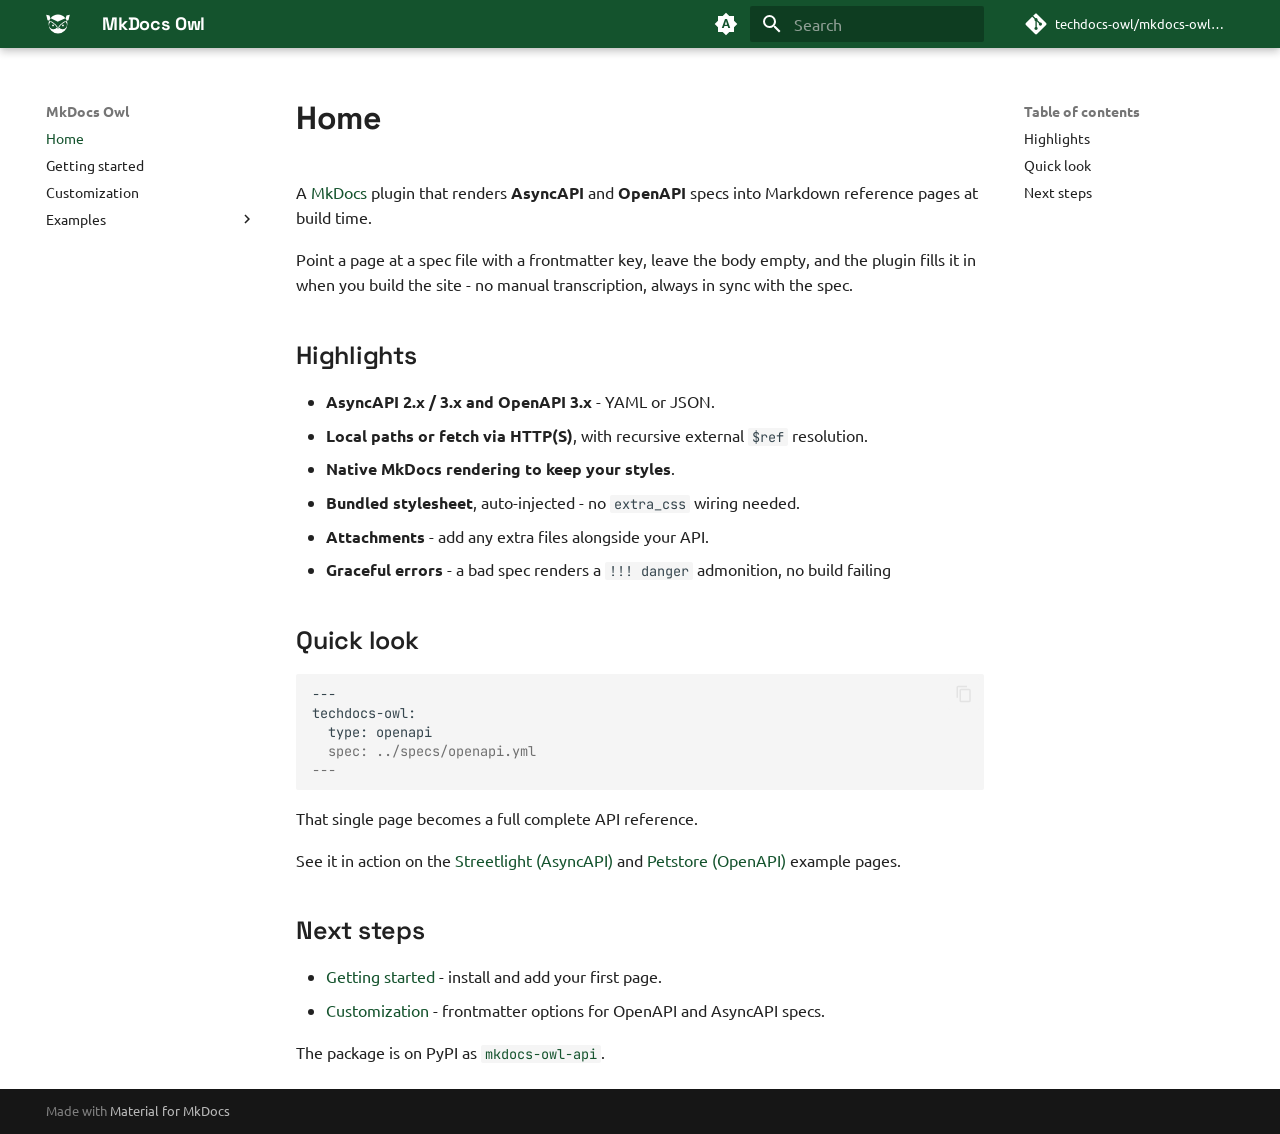
<file: index.html>
<!doctype html>
<html lang="en" class="no-js">
  <head>
    
      <meta charset="utf-8">
      <meta name="viewport" content="width=device-width,initial-scale=1">
      
        <meta name="description" content="Techdocs Owl plugin form MkDocs that renders AsyncAPI and OpenAPI specs into reference pages at build time.">
      
      
      
        <link rel="canonical" href="https://techdocs-owl.github.io/mkdocs-owl-api/">
      
      
      
        <link rel="next" href="getting-started/">
      
      
        
      
      
      <link rel="icon" href="assets/icon.svg">
      <meta name="generator" content="mkdocs-1.6.1, mkdocs-material-9.7.7">
    
    
      
        <title>MkDocs Owl</title>
      
    
    
      <link rel="stylesheet" href="assets/stylesheets/main.ec1eaa64.min.css">
      
        
        <link rel="stylesheet" href="assets/stylesheets/palette.ab4e12ef.min.css">
      
      


    
    
      
    
    
      
        
        
        <link rel="preconnect" href="https://fonts.gstatic.com" crossorigin>
        <link rel="stylesheet" href="https://fonts.googleapis.com/css?family=Ubuntu:300,300i,400,400i,700,700i%7CJetBrains+Mono:400,400i,700,700i&display=fallback">
        <style>:root{--md-text-font:"Ubuntu";--md-code-font:"JetBrains Mono"}</style>
      
    
    
      <link rel="stylesheet" href="stylesheets/extra.css">
    
      <link rel="stylesheet" href="assets/techdocs-owl-api.css">
    
    <script>__md_scope=new URL(".",location),__md_hash=e=>[...e].reduce(((e,_)=>(e<<5)-e+_.charCodeAt(0)),0),__md_get=(e,_=localStorage,t=__md_scope)=>JSON.parse(_.getItem(t.pathname+"."+e)),__md_set=(e,_,t=localStorage,a=__md_scope)=>{try{t.setItem(a.pathname+"."+e,JSON.stringify(_))}catch(e){}}</script>
    
      

    
    
  </head>
  
  
    
    
      
    
    
    
    
    <body dir="ltr" data-md-color-scheme="default" data-md-color-primary="indigo" data-md-color-accent="indigo">
  
    
    <input class="md-toggle" data-md-toggle="drawer" type="checkbox" id="__drawer" autocomplete="off">
    <input class="md-toggle" data-md-toggle="search" type="checkbox" id="__search" autocomplete="off">
    <label class="md-overlay" for="__drawer"></label>
    <div data-md-component="skip">
      
        
        <a href="#highlights" class="md-skip">
          Skip to content
        </a>
      
    </div>
    <div data-md-component="announce">
      
    </div>
    
    
      

  

<header class="md-header md-header--shadow" data-md-component="header">
  <nav class="md-header__inner md-grid" aria-label="Header">
    <a href="." title="MkDocs Owl" class="md-header__button md-logo" aria-label="MkDocs Owl" data-md-component="logo">
      
  <img src="assets/icon-white.svg" alt="logo">

    </a>
    <label class="md-header__button md-icon" for="__drawer">
      
      <svg xmlns="http://www.w3.org/2000/svg" viewBox="0 0 24 24"><path d="M3 6h18v2H3zm0 5h18v2H3zm0 5h18v2H3z"/></svg>
    </label>
    <div class="md-header__title" data-md-component="header-title">
      <div class="md-header__ellipsis">
        <div class="md-header__topic">
          <span class="md-ellipsis">
            MkDocs Owl
          </span>
        </div>
        <div class="md-header__topic" data-md-component="header-topic">
          <span class="md-ellipsis">
            
              Home
            
          </span>
        </div>
      </div>
    </div>
    
      
        <form class="md-header__option" data-md-component="palette">
  
    
    
    
    <input class="md-option" data-md-color-media="(prefers-color-scheme)" data-md-color-scheme="default" data-md-color-primary="indigo" data-md-color-accent="indigo"  aria-label="Switch to light mode"  type="radio" name="__palette" id="__palette_0">
    
      <label class="md-header__button md-icon" title="Switch to light mode" for="__palette_1" hidden>
        <svg xmlns="http://www.w3.org/2000/svg" viewBox="0 0 24 24"><path d="m14.3 16-.7-2h-3.2l-.7 2H7.8L11 7h2l3.2 9zM20 8.69V4h-4.69L12 .69 8.69 4H4v4.69L.69 12 4 15.31V20h4.69L12 23.31 15.31 20H20v-4.69L23.31 12zm-9.15 3.96h2.3L12 9z"/></svg>
      </label>
    
  
    
    
    
    <input class="md-option" data-md-color-media="(prefers-color-scheme: light)" data-md-color-scheme="default" data-md-color-primary="custom" data-md-color-accent="custom"  aria-label="Switch to dark mode"  type="radio" name="__palette" id="__palette_1">
    
      <label class="md-header__button md-icon" title="Switch to dark mode" for="__palette_2" hidden>
        <svg xmlns="http://www.w3.org/2000/svg" viewBox="0 0 24 24"><path d="m17.75 4.09-2.53 1.94.91 3.06-2.63-1.81-2.63 1.81.91-3.06-2.53-1.94L12.44 4l1.06-3 1.06 3zm3.5 6.91-1.64 1.25.59 1.98-1.7-1.17-1.7 1.17.59-1.98L15.75 11l2.06-.05L18.5 9l.69 1.95zm-2.28 4.95c.83-.08 1.72 1.1 1.19 1.85-.32.45-.66.87-1.08 1.27C15.17 23 8.84 23 4.94 19.07c-3.91-3.9-3.91-10.24 0-14.14.4-.4.82-.76 1.27-1.08.75-.53 1.93.36 1.85 1.19-.27 2.86.69 5.83 2.89 8.02a9.96 9.96 0 0 0 8.02 2.89m-1.64 2.02a12.08 12.08 0 0 1-7.8-3.47c-2.17-2.19-3.33-5-3.49-7.82-2.81 3.14-2.7 7.96.31 10.98 3.02 3.01 7.84 3.12 10.98.31"/></svg>
      </label>
    
  
    
    
    
    <input class="md-option" data-md-color-media="(prefers-color-scheme: dark)" data-md-color-scheme="slate" data-md-color-primary="custom" data-md-color-accent="custom"  aria-label="Switch to system preference"  type="radio" name="__palette" id="__palette_2">
    
      <label class="md-header__button md-icon" title="Switch to system preference" for="__palette_0" hidden>
        <svg xmlns="http://www.w3.org/2000/svg" viewBox="0 0 24 24"><path d="M12 7a5 5 0 0 1 5 5 5 5 0 0 1-5 5 5 5 0 0 1-5-5 5 5 0 0 1 5-5m0 2a3 3 0 0 0-3 3 3 3 0 0 0 3 3 3 3 0 0 0 3-3 3 3 0 0 0-3-3m0-7 2.39 3.42C13.65 5.15 12.84 5 12 5s-1.65.15-2.39.42zM3.34 7l4.16-.35A7.2 7.2 0 0 0 5.94 8.5c-.44.74-.69 1.5-.83 2.29zm.02 10 1.76-3.77a7.131 7.131 0 0 0 2.38 4.14zM20.65 7l-1.77 3.79a7.02 7.02 0 0 0-2.38-4.15zm-.01 10-4.14.36c.59-.51 1.12-1.14 1.54-1.86.42-.73.69-1.5.83-2.29zM12 22l-2.41-3.44c.74.27 1.55.44 2.41.44.82 0 1.63-.17 2.37-.44z"/></svg>
      </label>
    
  
</form>
      
    
    
      <script>var palette=__md_get("__palette");if(palette&&palette.color){if("(prefers-color-scheme)"===palette.color.media){var media=matchMedia("(prefers-color-scheme: light)"),input=document.querySelector(media.matches?"[data-md-color-media='(prefers-color-scheme: light)']":"[data-md-color-media='(prefers-color-scheme: dark)']");palette.color.media=input.getAttribute("data-md-color-media"),palette.color.scheme=input.getAttribute("data-md-color-scheme"),palette.color.primary=input.getAttribute("data-md-color-primary"),palette.color.accent=input.getAttribute("data-md-color-accent")}for(var[key,value]of Object.entries(palette.color))document.body.setAttribute("data-md-color-"+key,value)}</script>
    
    
    
      
      
        <label class="md-header__button md-icon" for="__search">
          
          <svg xmlns="http://www.w3.org/2000/svg" viewBox="0 0 24 24"><path d="M9.5 3A6.5 6.5 0 0 1 16 9.5c0 1.61-.59 3.09-1.56 4.23l.27.27h.79l5 5-1.5 1.5-5-5v-.79l-.27-.27A6.52 6.52 0 0 1 9.5 16 6.5 6.5 0 0 1 3 9.5 6.5 6.5 0 0 1 9.5 3m0 2C7 5 5 7 5 9.5S7 14 9.5 14 14 12 14 9.5 12 5 9.5 5"/></svg>
        </label>
        <div class="md-search" data-md-component="search" role="dialog">
  <label class="md-search__overlay" for="__search"></label>
  <div class="md-search__inner" role="search">
    <form class="md-search__form" name="search">
      <input type="text" class="md-search__input" name="query" aria-label="Search" placeholder="Search" autocapitalize="off" autocorrect="off" autocomplete="off" spellcheck="false" data-md-component="search-query" required>
      <label class="md-search__icon md-icon" for="__search">
        
        <svg xmlns="http://www.w3.org/2000/svg" viewBox="0 0 24 24"><path d="M9.5 3A6.5 6.5 0 0 1 16 9.5c0 1.61-.59 3.09-1.56 4.23l.27.27h.79l5 5-1.5 1.5-5-5v-.79l-.27-.27A6.52 6.52 0 0 1 9.5 16 6.5 6.5 0 0 1 3 9.5 6.5 6.5 0 0 1 9.5 3m0 2C7 5 5 7 5 9.5S7 14 9.5 14 14 12 14 9.5 12 5 9.5 5"/></svg>
        
        <svg xmlns="http://www.w3.org/2000/svg" viewBox="0 0 24 24"><path d="M20 11v2H8l5.5 5.5-1.42 1.42L4.16 12l7.92-7.92L13.5 5.5 8 11z"/></svg>
      </label>
      <nav class="md-search__options" aria-label="Search">
        
        <button type="reset" class="md-search__icon md-icon" title="Clear" aria-label="Clear" tabindex="-1">
          
          <svg xmlns="http://www.w3.org/2000/svg" viewBox="0 0 24 24"><path d="M19 6.41 17.59 5 12 10.59 6.41 5 5 6.41 10.59 12 5 17.59 6.41 19 12 13.41 17.59 19 19 17.59 13.41 12z"/></svg>
        </button>
      </nav>
      
    </form>
    <div class="md-search__output">
      <div class="md-search__scrollwrap" tabindex="0" data-md-scrollfix>
        <div class="md-search-result" data-md-component="search-result">
          <div class="md-search-result__meta">
            Initializing search
          </div>
          <ol class="md-search-result__list" role="presentation"></ol>
        </div>
      </div>
    </div>
  </div>
</div>
      
    
    
      <div class="md-header__source">
        <a href="https://github.com/techdocs-owl/mkdocs-owl-api" title="Go to repository" class="md-source" data-md-component="source">
  <div class="md-source__icon md-icon">
    
    <svg xmlns="http://www.w3.org/2000/svg" viewBox="0 0 448 512"><!--! Font Awesome Free 7.1.0 by @fontawesome - https://fontawesome.com License - https://fontawesome.com/license/free (Icons: CC BY 4.0, Fonts: SIL OFL 1.1, Code: MIT License) Copyright 2025 Fonticons, Inc.--><path d="M439.6 236.1 244 40.5c-5.4-5.5-12.8-8.5-20.4-8.5s-15 3-20.4 8.4L162.5 81l51.5 51.5c27.1-9.1 52.7 16.8 43.4 43.7l49.7 49.7c34.2-11.8 61.2 31 35.5 56.7-26.5 26.5-70.2-2.9-56-37.3L240.3 199v121.9c25.3 12.5 22.3 41.8 9.1 55-6.4 6.4-15.2 10.1-24.3 10.1s-17.8-3.6-24.3-10.1c-17.6-17.6-11.1-46.9 11.2-56v-123c-20.8-8.5-24.6-30.7-18.6-45L142.6 101 8.5 235.1C3 240.6 0 247.9 0 255.5s3 15 8.5 20.4l195.6 195.7c5.4 5.4 12.7 8.4 20.4 8.4s15-3 20.4-8.4l194.7-194.7c5.4-5.4 8.4-12.8 8.4-20.4s-3-15-8.4-20.4"/></svg>
  </div>
  <div class="md-source__repository">
    techdocs-owl/mkdocs-owl-api
  </div>
</a>
      </div>
    
  </nav>
  
</header>
    
    <div class="md-container" data-md-component="container">
      
      
        
          
        
      
      <main class="md-main" data-md-component="main">
        <div class="md-main__inner md-grid">
          
            
              
              <div class="md-sidebar md-sidebar--primary" data-md-component="sidebar" data-md-type="navigation" >
                <div class="md-sidebar__scrollwrap">
                  <div class="md-sidebar__inner">
                    



<nav class="md-nav md-nav--primary" aria-label="Navigation" data-md-level="0">
  <label class="md-nav__title" for="__drawer">
    <a href="." title="MkDocs Owl" class="md-nav__button md-logo" aria-label="MkDocs Owl" data-md-component="logo">
      
  <img src="assets/icon-white.svg" alt="logo">

    </a>
    MkDocs Owl
  </label>
  
    <div class="md-nav__source">
      <a href="https://github.com/techdocs-owl/mkdocs-owl-api" title="Go to repository" class="md-source" data-md-component="source">
  <div class="md-source__icon md-icon">
    
    <svg xmlns="http://www.w3.org/2000/svg" viewBox="0 0 448 512"><!--! Font Awesome Free 7.1.0 by @fontawesome - https://fontawesome.com License - https://fontawesome.com/license/free (Icons: CC BY 4.0, Fonts: SIL OFL 1.1, Code: MIT License) Copyright 2025 Fonticons, Inc.--><path d="M439.6 236.1 244 40.5c-5.4-5.5-12.8-8.5-20.4-8.5s-15 3-20.4 8.4L162.5 81l51.5 51.5c27.1-9.1 52.7 16.8 43.4 43.7l49.7 49.7c34.2-11.8 61.2 31 35.5 56.7-26.5 26.5-70.2-2.9-56-37.3L240.3 199v121.9c25.3 12.5 22.3 41.8 9.1 55-6.4 6.4-15.2 10.1-24.3 10.1s-17.8-3.6-24.3-10.1c-17.6-17.6-11.1-46.9 11.2-56v-123c-20.8-8.5-24.6-30.7-18.6-45L142.6 101 8.5 235.1C3 240.6 0 247.9 0 255.5s3 15 8.5 20.4l195.6 195.7c5.4 5.4 12.7 8.4 20.4 8.4s15-3 20.4-8.4l194.7-194.7c5.4-5.4 8.4-12.8 8.4-20.4s-3-15-8.4-20.4"/></svg>
  </div>
  <div class="md-source__repository">
    techdocs-owl/mkdocs-owl-api
  </div>
</a>
    </div>
  
  <ul class="md-nav__list" data-md-scrollfix>
    
      
      
  
  
    
  
  
  
    <li class="md-nav__item md-nav__item--active">
      
      <input class="md-nav__toggle md-toggle" type="checkbox" id="__toc">
      
      
      
        <label class="md-nav__link md-nav__link--active" for="__toc">
          
  
  
  <span class="md-ellipsis">
    
  
    Home
  

    
  </span>
  
  

          <span class="md-nav__icon md-icon"></span>
        </label>
      
      <a href="." class="md-nav__link md-nav__link--active">
        
  
  
  <span class="md-ellipsis">
    
  
    Home
  

    
  </span>
  
  

      </a>
      
        

<nav class="md-nav md-nav--secondary" aria-label="Table of contents">
  
  
  
  
    <label class="md-nav__title" for="__toc">
      <span class="md-nav__icon md-icon"></span>
      Table of contents
    </label>
    <ul class="md-nav__list" data-md-component="toc" data-md-scrollfix>
      
        <li class="md-nav__item">
  <a href="#highlights" class="md-nav__link">
    <span class="md-ellipsis">
      
        Highlights
      
    </span>
  </a>
  
</li>
      
        <li class="md-nav__item">
  <a href="#quick-look" class="md-nav__link">
    <span class="md-ellipsis">
      
        Quick look
      
    </span>
  </a>
  
</li>
      
        <li class="md-nav__item">
  <a href="#next-steps" class="md-nav__link">
    <span class="md-ellipsis">
      
        Next steps
      
    </span>
  </a>
  
</li>
      
    </ul>
  
</nav>
      
    </li>
  

    
      
      
  
  
  
  
    <li class="md-nav__item">
      <a href="getting-started/" class="md-nav__link">
        
  
  
  <span class="md-ellipsis">
    
  
    Getting started
  

    
  </span>
  
  

      </a>
    </li>
  

    
      
      
  
  
  
  
    <li class="md-nav__item">
      <a href="customization/" class="md-nav__link">
        
  
  
  <span class="md-ellipsis">
    
  
    Customization
  

    
  </span>
  
  

      </a>
    </li>
  

    
      
      
  
  
  
  
    
    
    
    
    
    <li class="md-nav__item md-nav__item--nested">
      
        
        
        <input class="md-nav__toggle md-toggle " type="checkbox" id="__nav_4" >
        
          
          <label class="md-nav__link" for="__nav_4" id="__nav_4_label" tabindex="0">
            
  
  
  <span class="md-ellipsis">
    
  
    Examples
  

    
  </span>
  
  

            <span class="md-nav__icon md-icon"></span>
          </label>
        
        <nav class="md-nav" data-md-level="1" aria-labelledby="__nav_4_label" aria-expanded="false">
          <label class="md-nav__title" for="__nav_4">
            <span class="md-nav__icon md-icon"></span>
            
  
    Examples
  

          </label>
          <ul class="md-nav__list" data-md-scrollfix>
            
              
                
  
  
  
  
    <li class="md-nav__item">
      <a href="examples/streetlight/" class="md-nav__link">
        
  
  
  <span class="md-ellipsis">
    
  
    Streetlight (AsyncAPI)
  

    
  </span>
  
  

      </a>
    </li>
  

              
            
              
                
  
  
  
  
    <li class="md-nav__item">
      <a href="examples/petstore/" class="md-nav__link">
        
  
  
  <span class="md-ellipsis">
    
  
    Petstore (OpenAPI)
  

    
  </span>
  
  

      </a>
    </li>
  

              
            
              
                
  
  
  
  
    <li class="md-nav__item">
      <a href="examples/compose-spec/" class="md-nav__link">
        
  
  
  <span class="md-ellipsis">
    
  
    Compose Specification (JSON Schema)
  

    
  </span>
  
  

      </a>
    </li>
  

              
            
          </ul>
        </nav>
      
    </li>
  

    
  </ul>
</nav>
                  </div>
                </div>
              </div>
            
            
              
              <div class="md-sidebar md-sidebar--secondary" data-md-component="sidebar" data-md-type="toc" >
                <div class="md-sidebar__scrollwrap">
                  <div class="md-sidebar__inner">
                    

<nav class="md-nav md-nav--secondary" aria-label="Table of contents">
  
  
  
  
    <label class="md-nav__title" for="__toc">
      <span class="md-nav__icon md-icon"></span>
      Table of contents
    </label>
    <ul class="md-nav__list" data-md-component="toc" data-md-scrollfix>
      
        <li class="md-nav__item">
  <a href="#highlights" class="md-nav__link">
    <span class="md-ellipsis">
      
        Highlights
      
    </span>
  </a>
  
</li>
      
        <li class="md-nav__item">
  <a href="#quick-look" class="md-nav__link">
    <span class="md-ellipsis">
      
        Quick look
      
    </span>
  </a>
  
</li>
      
        <li class="md-nav__item">
  <a href="#next-steps" class="md-nav__link">
    <span class="md-ellipsis">
      
        Next steps
      
    </span>
  </a>
  
</li>
      
    </ul>
  
</nav>
                  </div>
                </div>
              </div>
            
          
          
            <div class="md-content" data-md-component="content">
              
              <article class="md-content__inner md-typeset">
                
                  


  
  


  <h1>Home</h1>

<p>A <a href="https://www.mkdocs.org">MkDocs</a> plugin that renders <strong>AsyncAPI</strong> and
<strong>OpenAPI</strong> specs into Markdown reference pages at build time.</p>
<p>Point a page at a spec file with a frontmatter key, leave the body empty,
and the plugin fills it in when you build the site - no manual transcription,
always in sync with the spec.</p>
<h2 id="highlights">Highlights<a class="headerlink" href="#highlights" title="Permanent link">&para;</a></h2>
<ul>
<li><strong>AsyncAPI 2.x / 3.x and OpenAPI 3.x</strong> - YAML or JSON.</li>
<li><strong>Local paths or fetch via HTTP(S)</strong>, with recursive external <code>$ref</code> resolution.</li>
<li><strong>Native MkDocs rendering to keep your styles</strong>.</li>
<li><strong>Bundled stylesheet</strong>, auto-injected - no <code>extra_css</code> wiring needed.</li>
<li><strong>Attachments</strong> - add any extra files alongside your API.</li>
<li><strong>Graceful errors</strong> - a bad spec renders a <code>!!! danger</code> admonition, no build failing</li>
</ul>
<h2 id="quick-look">Quick look<a class="headerlink" href="#quick-look" title="Permanent link">&para;</a></h2>
<div class="language-markdown highlight"><pre><span></span><code><span id="__span-0-1"><a id="__codelineno-0-1" name="__codelineno-0-1" href="#__codelineno-0-1"></a>---
</span><span id="__span-0-2"><a id="__codelineno-0-2" name="__codelineno-0-2" href="#__codelineno-0-2"></a>techdocs-owl:
</span><span id="__span-0-3"><a id="__codelineno-0-3" name="__codelineno-0-3" href="#__codelineno-0-3"></a>  type: openapi
</span><span id="__span-0-4"><a id="__codelineno-0-4" name="__codelineno-0-4" href="#__codelineno-0-4"></a><span class="gu">  spec: ../specs/openapi.yml</span>
</span><span id="__span-0-5"><a id="__codelineno-0-5" name="__codelineno-0-5" href="#__codelineno-0-5"></a><span class="gu">---</span>
</span></code></pre></div>
<p>That single page becomes a full complete API reference.</p>
<p>See it in action on the <a href="examples/streetlight/">Streetlight (AsyncAPI)</a> and <a href="examples/petstore/">Petstore (OpenAPI)</a> example pages.</p>
<h2 id="next-steps">Next steps<a class="headerlink" href="#next-steps" title="Permanent link">&para;</a></h2>
<ul>
<li><a href="getting-started/">Getting started</a> - install and add your first page.</li>
<li><a href="customization/">Customization</a> - frontmatter options for OpenAPI and AsyncAPI specs.</li>
</ul>
<p>The package is on PyPI as <a href="https://pypi.org/project/mkdocs-owl-api/"><code>mkdocs-owl-api</code></a>.</p>












                
              </article>
            </div>
          
          
<script>var target=document.getElementById(location.hash.slice(1));target&&target.name&&(target.checked=target.name.startsWith("__tabbed_"))</script>
        </div>
        
          <button type="button" class="md-top md-icon" data-md-component="top" hidden>
  
  <svg xmlns="http://www.w3.org/2000/svg" viewBox="0 0 24 24"><path d="M13 20h-2V8l-5.5 5.5-1.42-1.42L12 4.16l7.92 7.92-1.42 1.42L13 8z"/></svg>
  Back to top
</button>
        
      </main>
      
        <footer class="md-footer">
  
  <div class="md-footer-meta md-typeset">
    <div class="md-footer-meta__inner md-grid">
      <div class="md-copyright">
  
  
    Made with
    <a href="https://squidfunk.github.io/mkdocs-material/" target="_blank" rel="noopener">
      Material for MkDocs
    </a>
  
</div>
      
    </div>
  </div>
</footer>
      
    </div>
    <div class="md-dialog" data-md-component="dialog">
      <div class="md-dialog__inner md-typeset"></div>
    </div>
    
    
    
      
      
      <script id="__config" type="application/json">{"annotate": null, "base": ".", "features": ["navigation.instant", "navigation.tracking", "navigation.top", "content.code.copy", "toc.follow"], "search": "assets/javascripts/workers/search.2c215733.min.js", "tags": null, "translations": {"clipboard.copied": "Copied to clipboard", "clipboard.copy": "Copy to clipboard", "search.result.more.one": "1 more on this page", "search.result.more.other": "# more on this page", "search.result.none": "No matching documents", "search.result.one": "1 matching document", "search.result.other": "# matching documents", "search.result.placeholder": "Type to start searching", "search.result.term.missing": "Missing", "select.version": "Select version"}, "version": null}</script>
    
    
      <script src="assets/javascripts/bundle.d7400e89.min.js"></script>
      
    
  </body>
</html>
</file>
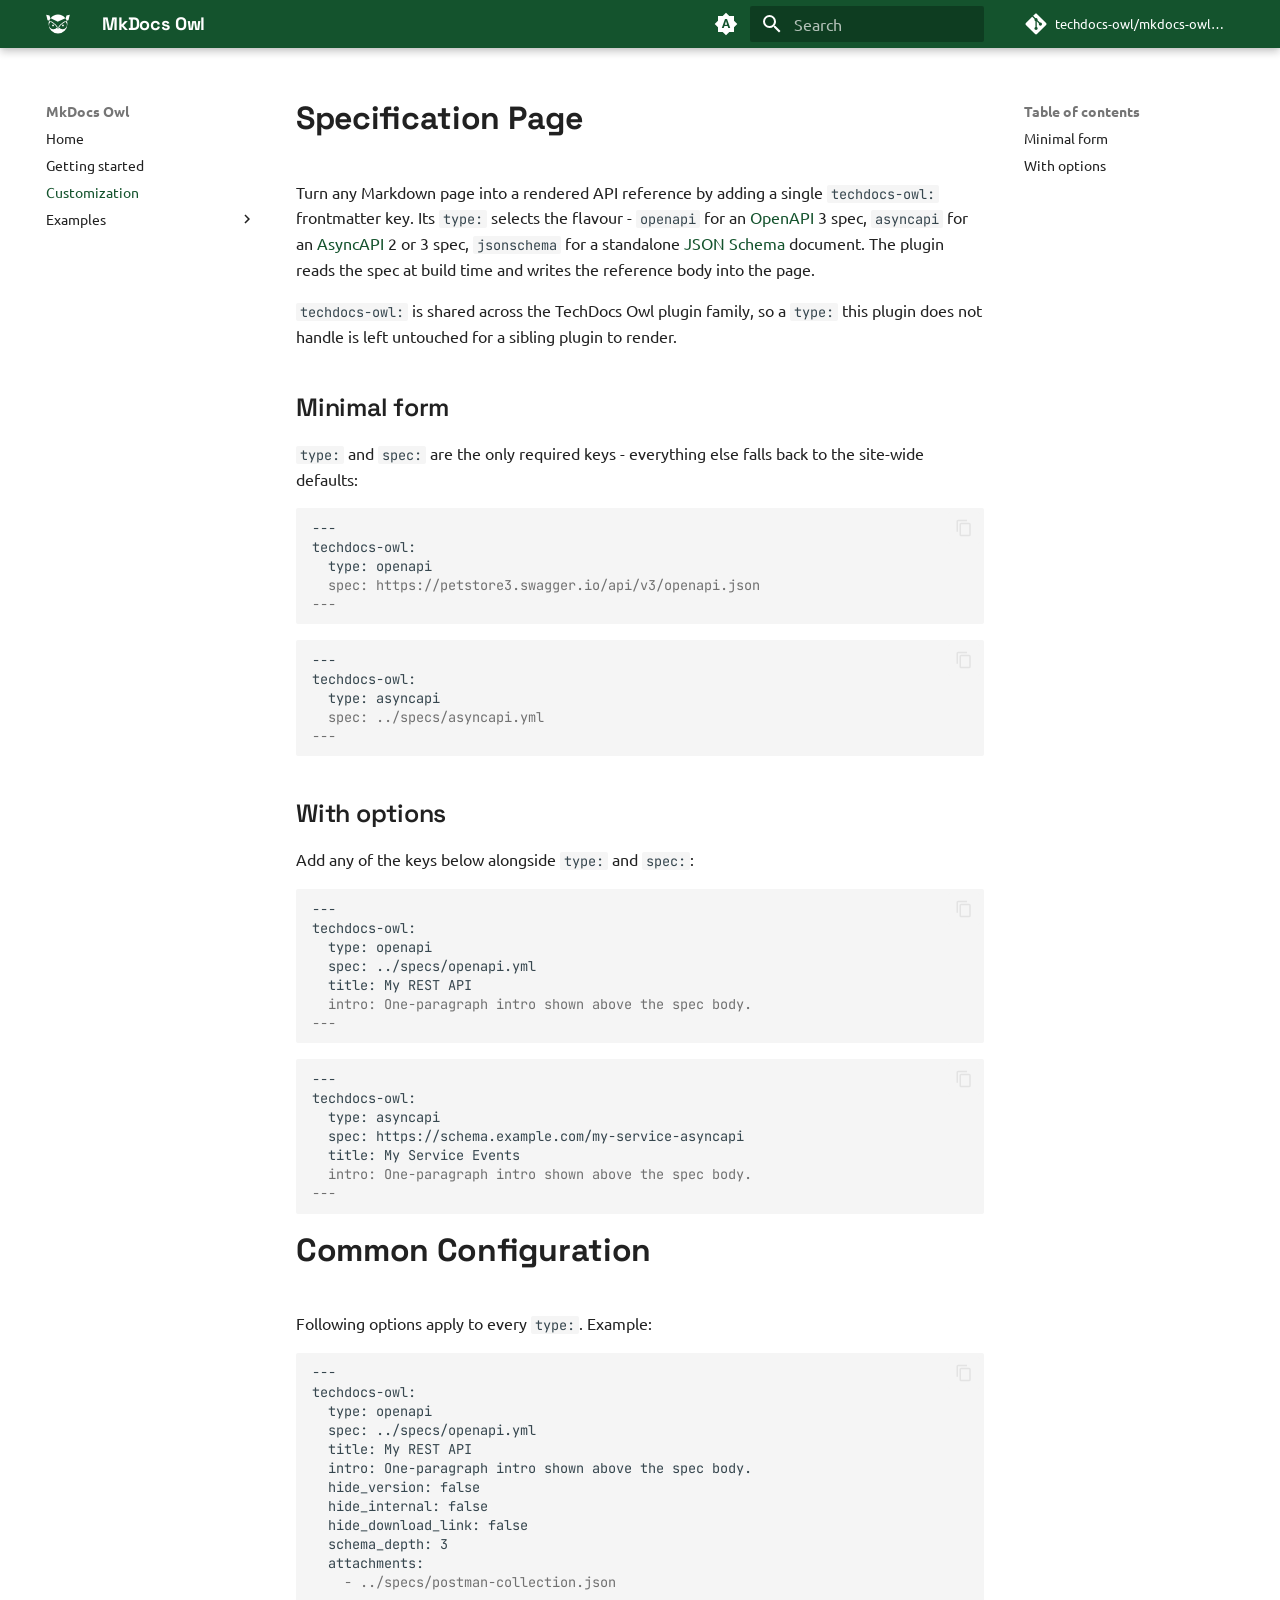
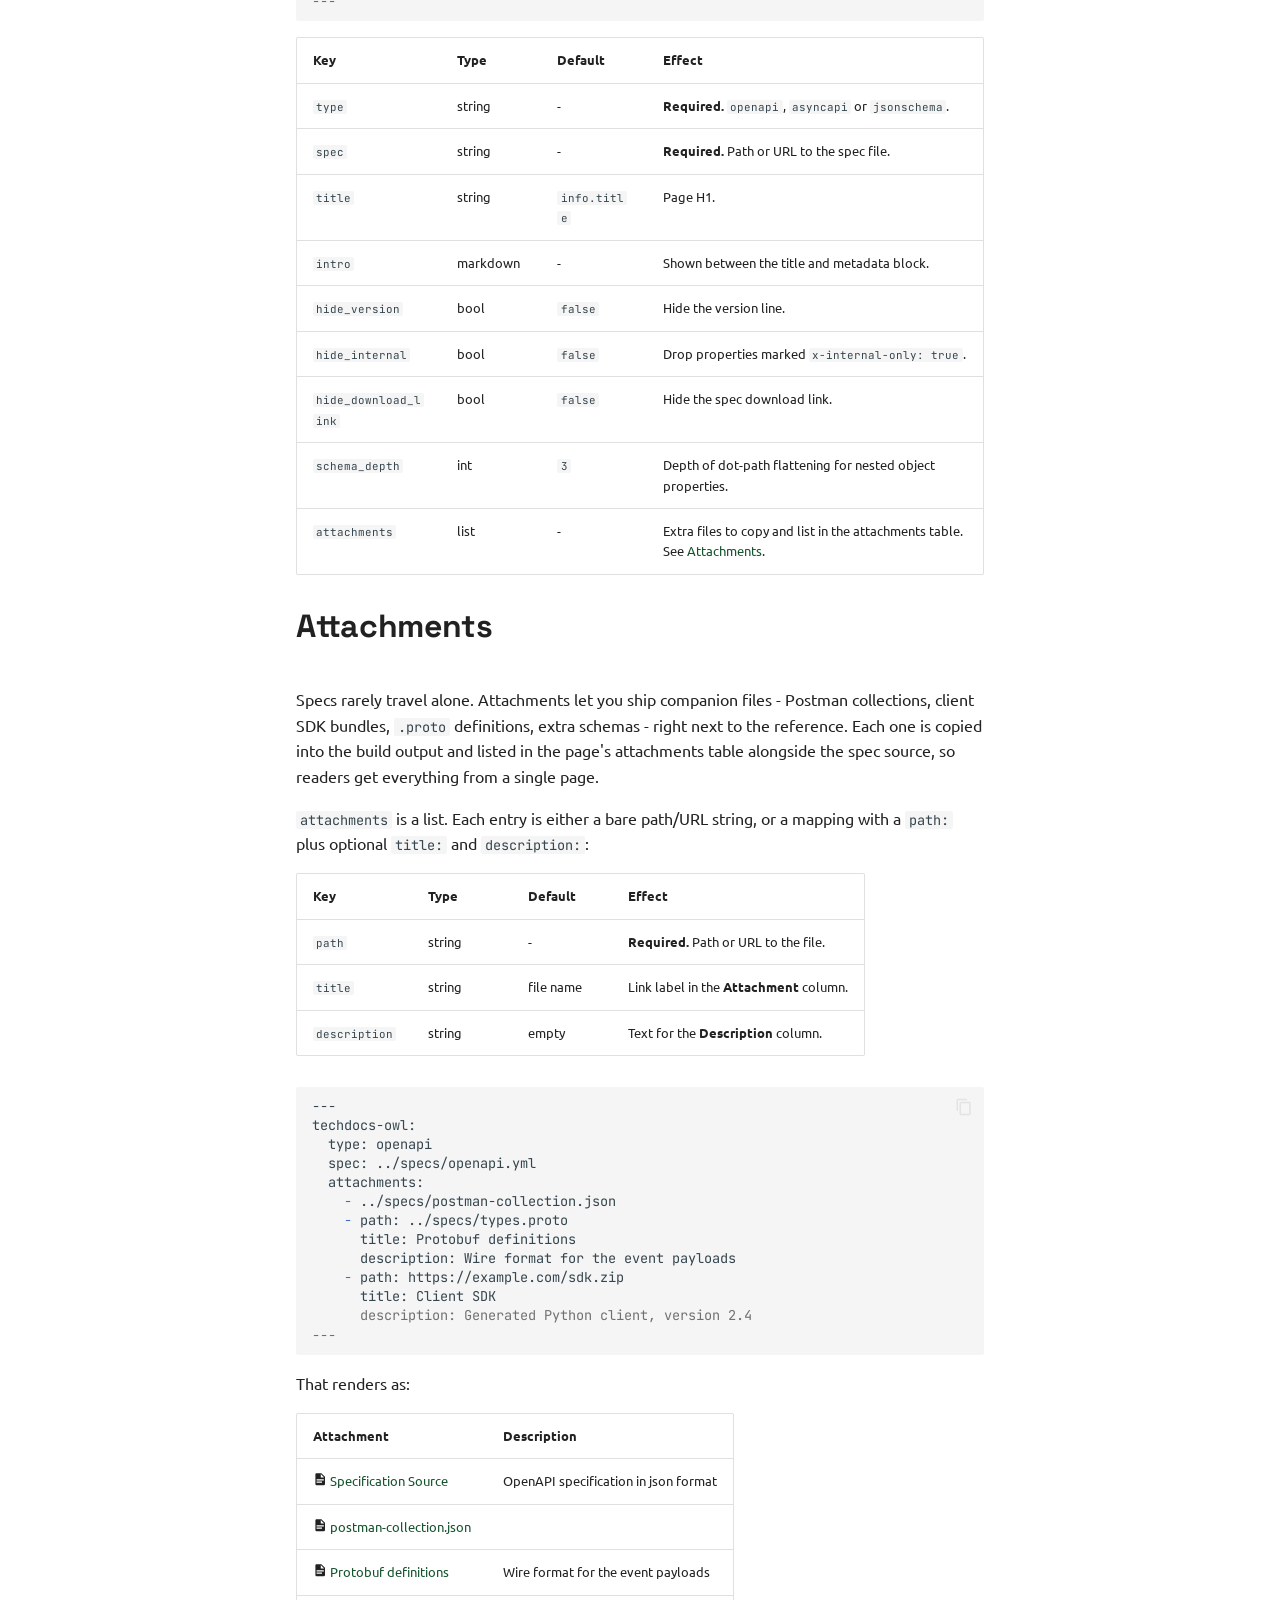
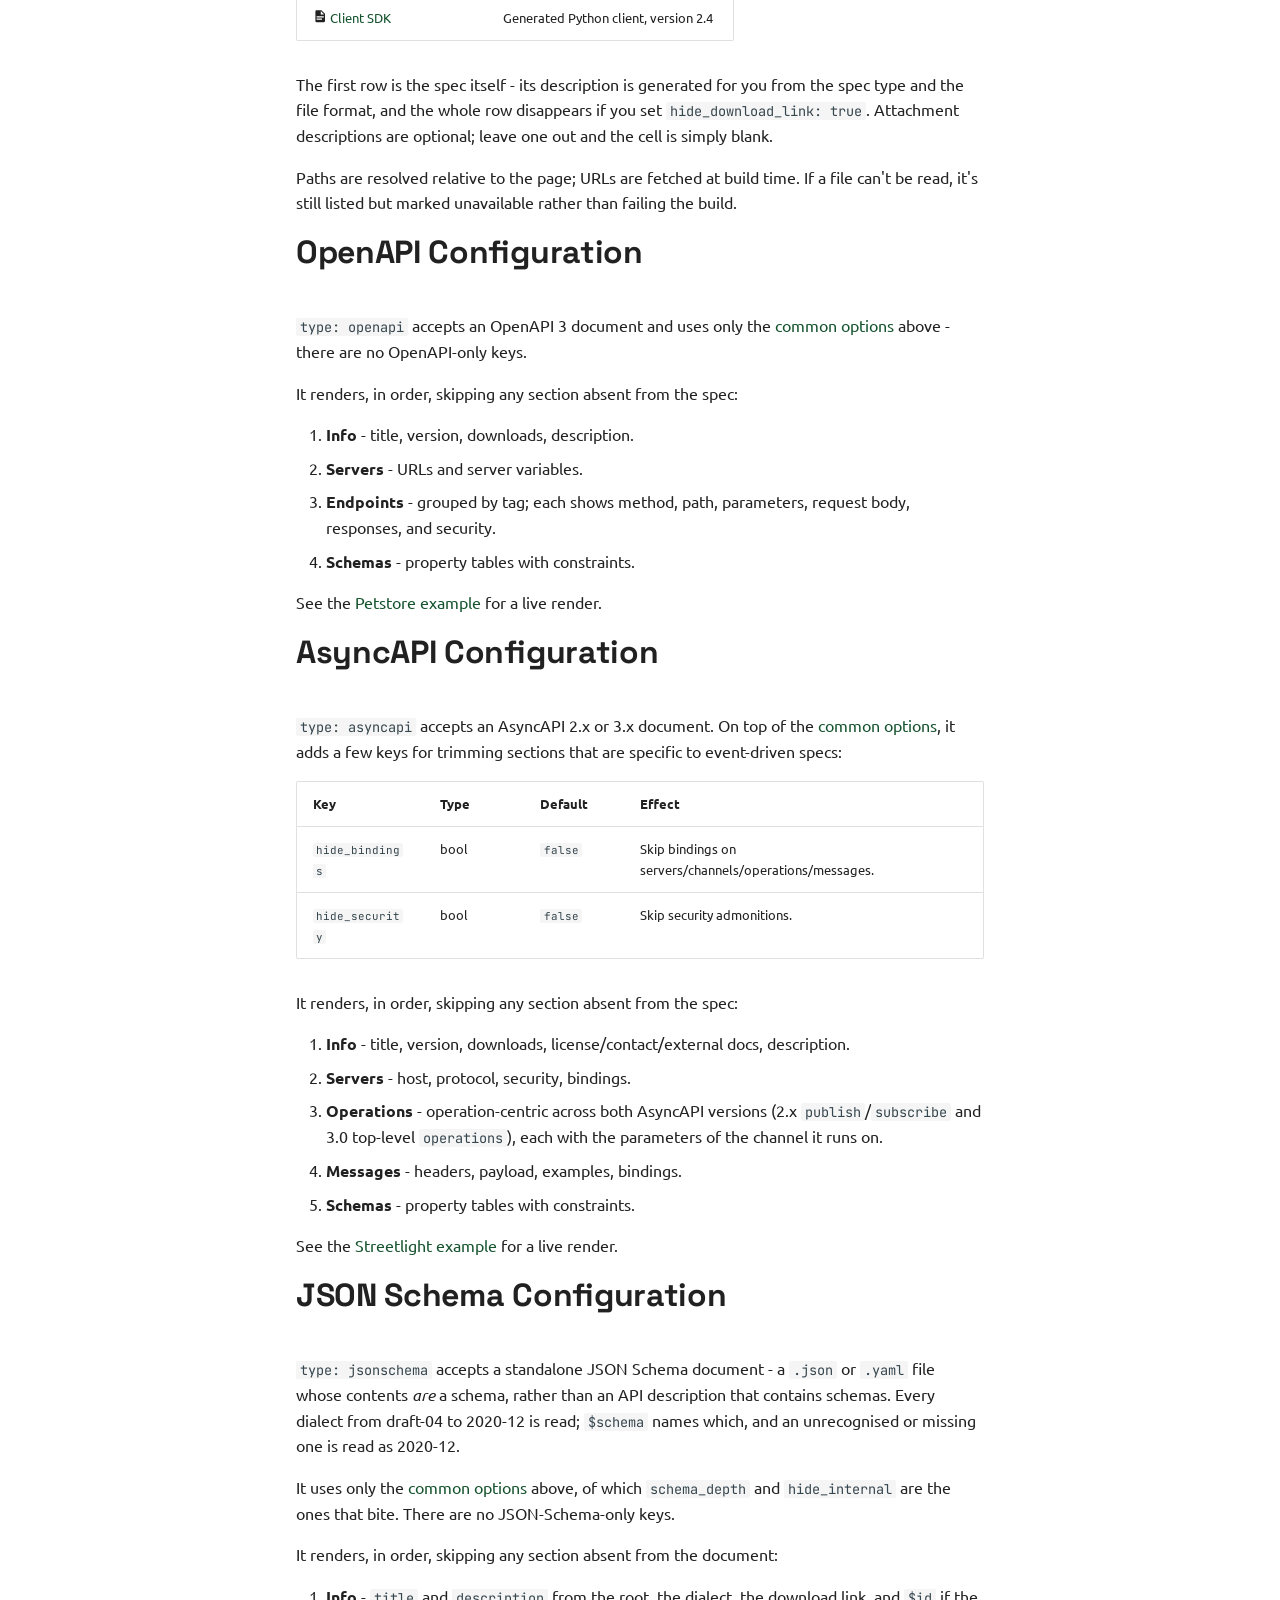
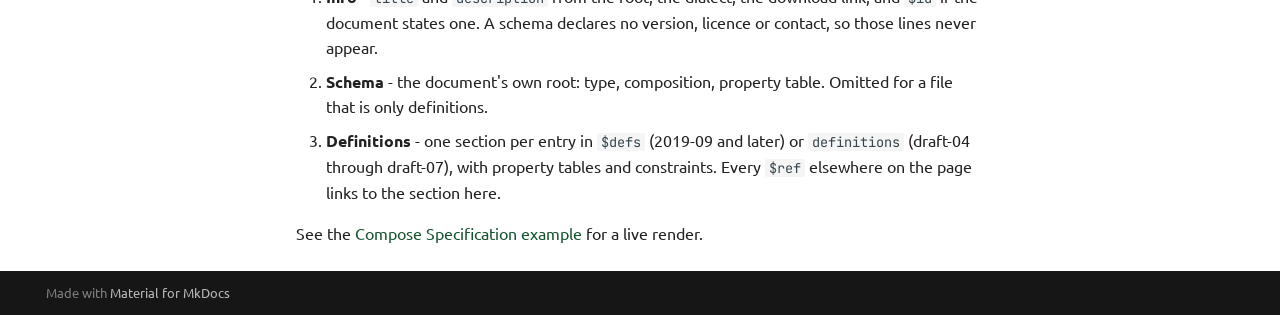
<file: customization/index.html>
<!doctype html>
<html lang="en" class="no-js">
  <head>
    
      <meta charset="utf-8">
      <meta name="viewport" content="width=device-width,initial-scale=1">
      
        <meta name="description" content="Techdocs Owl plugin form MkDocs that renders AsyncAPI and OpenAPI specs into reference pages at build time.">
      
      
      
        <link rel="canonical" href="https://techdocs-owl.github.io/mkdocs-owl-api/customization/">
      
      
        <link rel="prev" href="../getting-started/">
      
      
        <link rel="next" href="../examples/streetlight/">
      
      
        
      
      
      <link rel="icon" href="../assets/icon.svg">
      <meta name="generator" content="mkdocs-1.6.1, mkdocs-material-9.7.7">
    
    
      
        <title>Customization - MkDocs Owl</title>
      
    
    
      <link rel="stylesheet" href="../assets/stylesheets/main.ec1eaa64.min.css">
      
        
        <link rel="stylesheet" href="../assets/stylesheets/palette.ab4e12ef.min.css">
      
      


    
    
      
    
    
      
        
        
        <link rel="preconnect" href="https://fonts.gstatic.com" crossorigin>
        <link rel="stylesheet" href="https://fonts.googleapis.com/css?family=Ubuntu:300,300i,400,400i,700,700i%7CJetBrains+Mono:400,400i,700,700i&display=fallback">
        <style>:root{--md-text-font:"Ubuntu";--md-code-font:"JetBrains Mono"}</style>
      
    
    
      <link rel="stylesheet" href="../stylesheets/extra.css">
    
      <link rel="stylesheet" href="../assets/techdocs-owl-api.css">
    
    <script>__md_scope=new URL("..",location),__md_hash=e=>[...e].reduce(((e,_)=>(e<<5)-e+_.charCodeAt(0)),0),__md_get=(e,_=localStorage,t=__md_scope)=>JSON.parse(_.getItem(t.pathname+"."+e)),__md_set=(e,_,t=localStorage,a=__md_scope)=>{try{t.setItem(a.pathname+"."+e,JSON.stringify(_))}catch(e){}}</script>
    
      

    
    
  </head>
  
  
    
    
      
    
    
    
    
    <body dir="ltr" data-md-color-scheme="default" data-md-color-primary="indigo" data-md-color-accent="indigo">
  
    
    <input class="md-toggle" data-md-toggle="drawer" type="checkbox" id="__drawer" autocomplete="off">
    <input class="md-toggle" data-md-toggle="search" type="checkbox" id="__search" autocomplete="off">
    <label class="md-overlay" for="__drawer"></label>
    <div data-md-component="skip">
      
        
        <a href="#specification-page" class="md-skip">
          Skip to content
        </a>
      
    </div>
    <div data-md-component="announce">
      
    </div>
    
    
      

  

<header class="md-header md-header--shadow" data-md-component="header">
  <nav class="md-header__inner md-grid" aria-label="Header">
    <a href=".." title="MkDocs Owl" class="md-header__button md-logo" aria-label="MkDocs Owl" data-md-component="logo">
      
  <img src="../assets/icon-white.svg" alt="logo">

    </a>
    <label class="md-header__button md-icon" for="__drawer">
      
      <svg xmlns="http://www.w3.org/2000/svg" viewBox="0 0 24 24"><path d="M3 6h18v2H3zm0 5h18v2H3zm0 5h18v2H3z"/></svg>
    </label>
    <div class="md-header__title" data-md-component="header-title">
      <div class="md-header__ellipsis">
        <div class="md-header__topic">
          <span class="md-ellipsis">
            MkDocs Owl
          </span>
        </div>
        <div class="md-header__topic" data-md-component="header-topic">
          <span class="md-ellipsis">
            
              Customization
            
          </span>
        </div>
      </div>
    </div>
    
      
        <form class="md-header__option" data-md-component="palette">
  
    
    
    
    <input class="md-option" data-md-color-media="(prefers-color-scheme)" data-md-color-scheme="default" data-md-color-primary="indigo" data-md-color-accent="indigo"  aria-label="Switch to light mode"  type="radio" name="__palette" id="__palette_0">
    
      <label class="md-header__button md-icon" title="Switch to light mode" for="__palette_1" hidden>
        <svg xmlns="http://www.w3.org/2000/svg" viewBox="0 0 24 24"><path d="m14.3 16-.7-2h-3.2l-.7 2H7.8L11 7h2l3.2 9zM20 8.69V4h-4.69L12 .69 8.69 4H4v4.69L.69 12 4 15.31V20h4.69L12 23.31 15.31 20H20v-4.69L23.31 12zm-9.15 3.96h2.3L12 9z"/></svg>
      </label>
    
  
    
    
    
    <input class="md-option" data-md-color-media="(prefers-color-scheme: light)" data-md-color-scheme="default" data-md-color-primary="custom" data-md-color-accent="custom"  aria-label="Switch to dark mode"  type="radio" name="__palette" id="__palette_1">
    
      <label class="md-header__button md-icon" title="Switch to dark mode" for="__palette_2" hidden>
        <svg xmlns="http://www.w3.org/2000/svg" viewBox="0 0 24 24"><path d="m17.75 4.09-2.53 1.94.91 3.06-2.63-1.81-2.63 1.81.91-3.06-2.53-1.94L12.44 4l1.06-3 1.06 3zm3.5 6.91-1.64 1.25.59 1.98-1.7-1.17-1.7 1.17.59-1.98L15.75 11l2.06-.05L18.5 9l.69 1.95zm-2.28 4.95c.83-.08 1.72 1.1 1.19 1.85-.32.45-.66.87-1.08 1.27C15.17 23 8.84 23 4.94 19.07c-3.91-3.9-3.91-10.24 0-14.14.4-.4.82-.76 1.27-1.08.75-.53 1.93.36 1.85 1.19-.27 2.86.69 5.83 2.89 8.02a9.96 9.96 0 0 0 8.02 2.89m-1.64 2.02a12.08 12.08 0 0 1-7.8-3.47c-2.17-2.19-3.33-5-3.49-7.82-2.81 3.14-2.7 7.96.31 10.98 3.02 3.01 7.84 3.12 10.98.31"/></svg>
      </label>
    
  
    
    
    
    <input class="md-option" data-md-color-media="(prefers-color-scheme: dark)" data-md-color-scheme="slate" data-md-color-primary="custom" data-md-color-accent="custom"  aria-label="Switch to system preference"  type="radio" name="__palette" id="__palette_2">
    
      <label class="md-header__button md-icon" title="Switch to system preference" for="__palette_0" hidden>
        <svg xmlns="http://www.w3.org/2000/svg" viewBox="0 0 24 24"><path d="M12 7a5 5 0 0 1 5 5 5 5 0 0 1-5 5 5 5 0 0 1-5-5 5 5 0 0 1 5-5m0 2a3 3 0 0 0-3 3 3 3 0 0 0 3 3 3 3 0 0 0 3-3 3 3 0 0 0-3-3m0-7 2.39 3.42C13.65 5.15 12.84 5 12 5s-1.65.15-2.39.42zM3.34 7l4.16-.35A7.2 7.2 0 0 0 5.94 8.5c-.44.74-.69 1.5-.83 2.29zm.02 10 1.76-3.77a7.131 7.131 0 0 0 2.38 4.14zM20.65 7l-1.77 3.79a7.02 7.02 0 0 0-2.38-4.15zm-.01 10-4.14.36c.59-.51 1.12-1.14 1.54-1.86.42-.73.69-1.5.83-2.29zM12 22l-2.41-3.44c.74.27 1.55.44 2.41.44.82 0 1.63-.17 2.37-.44z"/></svg>
      </label>
    
  
</form>
      
    
    
      <script>var palette=__md_get("__palette");if(palette&&palette.color){if("(prefers-color-scheme)"===palette.color.media){var media=matchMedia("(prefers-color-scheme: light)"),input=document.querySelector(media.matches?"[data-md-color-media='(prefers-color-scheme: light)']":"[data-md-color-media='(prefers-color-scheme: dark)']");palette.color.media=input.getAttribute("data-md-color-media"),palette.color.scheme=input.getAttribute("data-md-color-scheme"),palette.color.primary=input.getAttribute("data-md-color-primary"),palette.color.accent=input.getAttribute("data-md-color-accent")}for(var[key,value]of Object.entries(palette.color))document.body.setAttribute("data-md-color-"+key,value)}</script>
    
    
    
      
      
        <label class="md-header__button md-icon" for="__search">
          
          <svg xmlns="http://www.w3.org/2000/svg" viewBox="0 0 24 24"><path d="M9.5 3A6.5 6.5 0 0 1 16 9.5c0 1.61-.59 3.09-1.56 4.23l.27.27h.79l5 5-1.5 1.5-5-5v-.79l-.27-.27A6.52 6.52 0 0 1 9.5 16 6.5 6.5 0 0 1 3 9.5 6.5 6.5 0 0 1 9.5 3m0 2C7 5 5 7 5 9.5S7 14 9.5 14 14 12 14 9.5 12 5 9.5 5"/></svg>
        </label>
        <div class="md-search" data-md-component="search" role="dialog">
  <label class="md-search__overlay" for="__search"></label>
  <div class="md-search__inner" role="search">
    <form class="md-search__form" name="search">
      <input type="text" class="md-search__input" name="query" aria-label="Search" placeholder="Search" autocapitalize="off" autocorrect="off" autocomplete="off" spellcheck="false" data-md-component="search-query" required>
      <label class="md-search__icon md-icon" for="__search">
        
        <svg xmlns="http://www.w3.org/2000/svg" viewBox="0 0 24 24"><path d="M9.5 3A6.5 6.5 0 0 1 16 9.5c0 1.61-.59 3.09-1.56 4.23l.27.27h.79l5 5-1.5 1.5-5-5v-.79l-.27-.27A6.52 6.52 0 0 1 9.5 16 6.5 6.5 0 0 1 3 9.5 6.5 6.5 0 0 1 9.5 3m0 2C7 5 5 7 5 9.5S7 14 9.5 14 14 12 14 9.5 12 5 9.5 5"/></svg>
        
        <svg xmlns="http://www.w3.org/2000/svg" viewBox="0 0 24 24"><path d="M20 11v2H8l5.5 5.5-1.42 1.42L4.16 12l7.92-7.92L13.5 5.5 8 11z"/></svg>
      </label>
      <nav class="md-search__options" aria-label="Search">
        
        <button type="reset" class="md-search__icon md-icon" title="Clear" aria-label="Clear" tabindex="-1">
          
          <svg xmlns="http://www.w3.org/2000/svg" viewBox="0 0 24 24"><path d="M19 6.41 17.59 5 12 10.59 6.41 5 5 6.41 10.59 12 5 17.59 6.41 19 12 13.41 17.59 19 19 17.59 13.41 12z"/></svg>
        </button>
      </nav>
      
    </form>
    <div class="md-search__output">
      <div class="md-search__scrollwrap" tabindex="0" data-md-scrollfix>
        <div class="md-search-result" data-md-component="search-result">
          <div class="md-search-result__meta">
            Initializing search
          </div>
          <ol class="md-search-result__list" role="presentation"></ol>
        </div>
      </div>
    </div>
  </div>
</div>
      
    
    
      <div class="md-header__source">
        <a href="https://github.com/techdocs-owl/mkdocs-owl-api" title="Go to repository" class="md-source" data-md-component="source">
  <div class="md-source__icon md-icon">
    
    <svg xmlns="http://www.w3.org/2000/svg" viewBox="0 0 448 512"><!--! Font Awesome Free 7.1.0 by @fontawesome - https://fontawesome.com License - https://fontawesome.com/license/free (Icons: CC BY 4.0, Fonts: SIL OFL 1.1, Code: MIT License) Copyright 2025 Fonticons, Inc.--><path d="M439.6 236.1 244 40.5c-5.4-5.5-12.8-8.5-20.4-8.5s-15 3-20.4 8.4L162.5 81l51.5 51.5c27.1-9.1 52.7 16.8 43.4 43.7l49.7 49.7c34.2-11.8 61.2 31 35.5 56.7-26.5 26.5-70.2-2.9-56-37.3L240.3 199v121.9c25.3 12.5 22.3 41.8 9.1 55-6.4 6.4-15.2 10.1-24.3 10.1s-17.8-3.6-24.3-10.1c-17.6-17.6-11.1-46.9 11.2-56v-123c-20.8-8.5-24.6-30.7-18.6-45L142.6 101 8.5 235.1C3 240.6 0 247.9 0 255.5s3 15 8.5 20.4l195.6 195.7c5.4 5.4 12.7 8.4 20.4 8.4s15-3 20.4-8.4l194.7-194.7c5.4-5.4 8.4-12.8 8.4-20.4s-3-15-8.4-20.4"/></svg>
  </div>
  <div class="md-source__repository">
    techdocs-owl/mkdocs-owl-api
  </div>
</a>
      </div>
    
  </nav>
  
</header>
    
    <div class="md-container" data-md-component="container">
      
      
        
          
        
      
      <main class="md-main" data-md-component="main">
        <div class="md-main__inner md-grid">
          
            
              
              <div class="md-sidebar md-sidebar--primary" data-md-component="sidebar" data-md-type="navigation" >
                <div class="md-sidebar__scrollwrap">
                  <div class="md-sidebar__inner">
                    



<nav class="md-nav md-nav--primary" aria-label="Navigation" data-md-level="0">
  <label class="md-nav__title" for="__drawer">
    <a href=".." title="MkDocs Owl" class="md-nav__button md-logo" aria-label="MkDocs Owl" data-md-component="logo">
      
  <img src="../assets/icon-white.svg" alt="logo">

    </a>
    MkDocs Owl
  </label>
  
    <div class="md-nav__source">
      <a href="https://github.com/techdocs-owl/mkdocs-owl-api" title="Go to repository" class="md-source" data-md-component="source">
  <div class="md-source__icon md-icon">
    
    <svg xmlns="http://www.w3.org/2000/svg" viewBox="0 0 448 512"><!--! Font Awesome Free 7.1.0 by @fontawesome - https://fontawesome.com License - https://fontawesome.com/license/free (Icons: CC BY 4.0, Fonts: SIL OFL 1.1, Code: MIT License) Copyright 2025 Fonticons, Inc.--><path d="M439.6 236.1 244 40.5c-5.4-5.5-12.8-8.5-20.4-8.5s-15 3-20.4 8.4L162.5 81l51.5 51.5c27.1-9.1 52.7 16.8 43.4 43.7l49.7 49.7c34.2-11.8 61.2 31 35.5 56.7-26.5 26.5-70.2-2.9-56-37.3L240.3 199v121.9c25.3 12.5 22.3 41.8 9.1 55-6.4 6.4-15.2 10.1-24.3 10.1s-17.8-3.6-24.3-10.1c-17.6-17.6-11.1-46.9 11.2-56v-123c-20.8-8.5-24.6-30.7-18.6-45L142.6 101 8.5 235.1C3 240.6 0 247.9 0 255.5s3 15 8.5 20.4l195.6 195.7c5.4 5.4 12.7 8.4 20.4 8.4s15-3 20.4-8.4l194.7-194.7c5.4-5.4 8.4-12.8 8.4-20.4s-3-15-8.4-20.4"/></svg>
  </div>
  <div class="md-source__repository">
    techdocs-owl/mkdocs-owl-api
  </div>
</a>
    </div>
  
  <ul class="md-nav__list" data-md-scrollfix>
    
      
      
  
  
  
  
    <li class="md-nav__item">
      <a href=".." class="md-nav__link">
        
  
  
  <span class="md-ellipsis">
    
  
    Home
  

    
  </span>
  
  

      </a>
    </li>
  

    
      
      
  
  
  
  
    <li class="md-nav__item">
      <a href="../getting-started/" class="md-nav__link">
        
  
  
  <span class="md-ellipsis">
    
  
    Getting started
  

    
  </span>
  
  

      </a>
    </li>
  

    
      
      
  
  
    
  
  
  
    <li class="md-nav__item md-nav__item--active">
      
      <input class="md-nav__toggle md-toggle" type="checkbox" id="__toc">
      
      
        
      
      
        <label class="md-nav__link md-nav__link--active" for="__toc">
          
  
  
  <span class="md-ellipsis">
    
  
    Customization
  

    
  </span>
  
  

          <span class="md-nav__icon md-icon"></span>
        </label>
      
      <a href="./" class="md-nav__link md-nav__link--active">
        
  
  
  <span class="md-ellipsis">
    
  
    Customization
  

    
  </span>
  
  

      </a>
      
        

<nav class="md-nav md-nav--secondary" aria-label="Table of contents">
  
  
  
    
  
  
    <label class="md-nav__title" for="__toc">
      <span class="md-nav__icon md-icon"></span>
      Table of contents
    </label>
    <ul class="md-nav__list" data-md-component="toc" data-md-scrollfix>
      
        <li class="md-nav__item">
  <a href="#minimal-form" class="md-nav__link">
    <span class="md-ellipsis">
      
        Minimal form
      
    </span>
  </a>
  
</li>
      
        <li class="md-nav__item">
  <a href="#with-options" class="md-nav__link">
    <span class="md-ellipsis">
      
        With options
      
    </span>
  </a>
  
</li>
      
    </ul>
  
</nav>
      
    </li>
  

    
      
      
  
  
  
  
    
    
    
    
    
    <li class="md-nav__item md-nav__item--nested">
      
        
        
        <input class="md-nav__toggle md-toggle " type="checkbox" id="__nav_4" >
        
          
          <label class="md-nav__link" for="__nav_4" id="__nav_4_label" tabindex="0">
            
  
  
  <span class="md-ellipsis">
    
  
    Examples
  

    
  </span>
  
  

            <span class="md-nav__icon md-icon"></span>
          </label>
        
        <nav class="md-nav" data-md-level="1" aria-labelledby="__nav_4_label" aria-expanded="false">
          <label class="md-nav__title" for="__nav_4">
            <span class="md-nav__icon md-icon"></span>
            
  
    Examples
  

          </label>
          <ul class="md-nav__list" data-md-scrollfix>
            
              
                
  
  
  
  
    <li class="md-nav__item">
      <a href="../examples/streetlight/" class="md-nav__link">
        
  
  
  <span class="md-ellipsis">
    
  
    Streetlight (AsyncAPI)
  

    
  </span>
  
  

      </a>
    </li>
  

              
            
              
                
  
  
  
  
    <li class="md-nav__item">
      <a href="../examples/petstore/" class="md-nav__link">
        
  
  
  <span class="md-ellipsis">
    
  
    Petstore (OpenAPI)
  

    
  </span>
  
  

      </a>
    </li>
  

              
            
              
                
  
  
  
  
    <li class="md-nav__item">
      <a href="../examples/compose-spec/" class="md-nav__link">
        
  
  
  <span class="md-ellipsis">
    
  
    Compose Specification (JSON Schema)
  

    
  </span>
  
  

      </a>
    </li>
  

              
            
          </ul>
        </nav>
      
    </li>
  

    
  </ul>
</nav>
                  </div>
                </div>
              </div>
            
            
              
              <div class="md-sidebar md-sidebar--secondary" data-md-component="sidebar" data-md-type="toc" >
                <div class="md-sidebar__scrollwrap">
                  <div class="md-sidebar__inner">
                    

<nav class="md-nav md-nav--secondary" aria-label="Table of contents">
  
  
  
    
  
  
    <label class="md-nav__title" for="__toc">
      <span class="md-nav__icon md-icon"></span>
      Table of contents
    </label>
    <ul class="md-nav__list" data-md-component="toc" data-md-scrollfix>
      
        <li class="md-nav__item">
  <a href="#minimal-form" class="md-nav__link">
    <span class="md-ellipsis">
      
        Minimal form
      
    </span>
  </a>
  
</li>
      
        <li class="md-nav__item">
  <a href="#with-options" class="md-nav__link">
    <span class="md-ellipsis">
      
        With options
      
    </span>
  </a>
  
</li>
      
    </ul>
  
</nav>
                  </div>
                </div>
              </div>
            
          
          
            <div class="md-content" data-md-component="content">
              
              <article class="md-content__inner md-typeset">
                
                  


  
  


<h1 id="specification-page">Specification Page<a class="headerlink" href="#specification-page" title="Permanent link">&para;</a></h1>
<p>Turn any Markdown page into a rendered API reference by adding a single
<code>techdocs-owl:</code> frontmatter key. Its <code>type:</code> selects the flavour - <code>openapi</code>
for an <a href="https://www.openapis.org">OpenAPI</a> 3 spec, <code>asyncapi</code> for an
<a href="https://www.asyncapi.com">AsyncAPI</a> 2 or 3 spec, <code>jsonschema</code> for a standalone
<a href="https://json-schema.org">JSON Schema</a> document. The plugin reads the spec at
build time and writes the reference body into the page.</p>
<p><code>techdocs-owl:</code> is shared across the TechDocs Owl plugin family, so a <code>type:</code>
this plugin does not handle is left untouched for a sibling plugin to render.</p>
<h2 id="minimal-form">Minimal form<a class="headerlink" href="#minimal-form" title="Permanent link">&para;</a></h2>
<p><code>type:</code> and <code>spec:</code> are the only required keys - everything else falls back to
the site-wide defaults:</p>
<div class="language-markdown highlight"><pre><span></span><code><span id="__span-0-1"><a id="__codelineno-0-1" name="__codelineno-0-1" href="#__codelineno-0-1"></a>---
</span><span id="__span-0-2"><a id="__codelineno-0-2" name="__codelineno-0-2" href="#__codelineno-0-2"></a>techdocs-owl:
</span><span id="__span-0-3"><a id="__codelineno-0-3" name="__codelineno-0-3" href="#__codelineno-0-3"></a>  type: openapi
</span><span id="__span-0-4"><a id="__codelineno-0-4" name="__codelineno-0-4" href="#__codelineno-0-4"></a><span class="gu">  spec: https://petstore3.swagger.io/api/v3/openapi.json</span>
</span><span id="__span-0-5"><a id="__codelineno-0-5" name="__codelineno-0-5" href="#__codelineno-0-5"></a><span class="gu">---</span>
</span></code></pre></div>
<div class="language-markdown highlight"><pre><span></span><code><span id="__span-1-1"><a id="__codelineno-1-1" name="__codelineno-1-1" href="#__codelineno-1-1"></a>---
</span><span id="__span-1-2"><a id="__codelineno-1-2" name="__codelineno-1-2" href="#__codelineno-1-2"></a>techdocs-owl:
</span><span id="__span-1-3"><a id="__codelineno-1-3" name="__codelineno-1-3" href="#__codelineno-1-3"></a>  type: asyncapi
</span><span id="__span-1-4"><a id="__codelineno-1-4" name="__codelineno-1-4" href="#__codelineno-1-4"></a><span class="gu">  spec: ../specs/asyncapi.yml</span>
</span><span id="__span-1-5"><a id="__codelineno-1-5" name="__codelineno-1-5" href="#__codelineno-1-5"></a><span class="gu">---</span>
</span></code></pre></div>
<h2 id="with-options">With options<a class="headerlink" href="#with-options" title="Permanent link">&para;</a></h2>
<p>Add any of the keys below alongside <code>type:</code> and <code>spec:</code>:</p>
<div class="language-markdown highlight"><pre><span></span><code><span id="__span-2-1"><a id="__codelineno-2-1" name="__codelineno-2-1" href="#__codelineno-2-1"></a>---
</span><span id="__span-2-2"><a id="__codelineno-2-2" name="__codelineno-2-2" href="#__codelineno-2-2"></a>techdocs-owl:
</span><span id="__span-2-3"><a id="__codelineno-2-3" name="__codelineno-2-3" href="#__codelineno-2-3"></a>  type: openapi
</span><span id="__span-2-4"><a id="__codelineno-2-4" name="__codelineno-2-4" href="#__codelineno-2-4"></a>  spec: ../specs/openapi.yml
</span><span id="__span-2-5"><a id="__codelineno-2-5" name="__codelineno-2-5" href="#__codelineno-2-5"></a>  title: My REST API
</span><span id="__span-2-6"><a id="__codelineno-2-6" name="__codelineno-2-6" href="#__codelineno-2-6"></a><span class="gu">  intro: One-paragraph intro shown above the spec body.</span>
</span><span id="__span-2-7"><a id="__codelineno-2-7" name="__codelineno-2-7" href="#__codelineno-2-7"></a><span class="gu">---</span>
</span></code></pre></div>
<div class="language-markdown highlight"><pre><span></span><code><span id="__span-3-1"><a id="__codelineno-3-1" name="__codelineno-3-1" href="#__codelineno-3-1"></a>---
</span><span id="__span-3-2"><a id="__codelineno-3-2" name="__codelineno-3-2" href="#__codelineno-3-2"></a>techdocs-owl:
</span><span id="__span-3-3"><a id="__codelineno-3-3" name="__codelineno-3-3" href="#__codelineno-3-3"></a>  type: asyncapi
</span><span id="__span-3-4"><a id="__codelineno-3-4" name="__codelineno-3-4" href="#__codelineno-3-4"></a>  spec: https://schema.example.com/my-service-asyncapi
</span><span id="__span-3-5"><a id="__codelineno-3-5" name="__codelineno-3-5" href="#__codelineno-3-5"></a>  title: My Service Events
</span><span id="__span-3-6"><a id="__codelineno-3-6" name="__codelineno-3-6" href="#__codelineno-3-6"></a><span class="gu">  intro: One-paragraph intro shown above the spec body.</span>
</span><span id="__span-3-7"><a id="__codelineno-3-7" name="__codelineno-3-7" href="#__codelineno-3-7"></a><span class="gu">---</span>
</span></code></pre></div>
<h1 id="common-configuration">Common Configuration<a class="headerlink" href="#common-configuration" title="Permanent link">&para;</a></h1>
<p>Following options apply to every <code>type:</code>.
Example:</p>
<div class="language-markdown highlight"><pre><span></span><code><span id="__span-4-1"><a id="__codelineno-4-1" name="__codelineno-4-1" href="#__codelineno-4-1"></a>---
</span><span id="__span-4-2"><a id="__codelineno-4-2" name="__codelineno-4-2" href="#__codelineno-4-2"></a>techdocs-owl:
</span><span id="__span-4-3"><a id="__codelineno-4-3" name="__codelineno-4-3" href="#__codelineno-4-3"></a>  type: openapi
</span><span id="__span-4-4"><a id="__codelineno-4-4" name="__codelineno-4-4" href="#__codelineno-4-4"></a>  spec: ../specs/openapi.yml
</span><span id="__span-4-5"><a id="__codelineno-4-5" name="__codelineno-4-5" href="#__codelineno-4-5"></a>  title: My REST API
</span><span id="__span-4-6"><a id="__codelineno-4-6" name="__codelineno-4-6" href="#__codelineno-4-6"></a>  intro: One-paragraph intro shown above the spec body.
</span><span id="__span-4-7"><a id="__codelineno-4-7" name="__codelineno-4-7" href="#__codelineno-4-7"></a>  hide_version: false
</span><span id="__span-4-8"><a id="__codelineno-4-8" name="__codelineno-4-8" href="#__codelineno-4-8"></a>  hide_internal: false
</span><span id="__span-4-9"><a id="__codelineno-4-9" name="__codelineno-4-9" href="#__codelineno-4-9"></a>  hide_download_link: false
</span><span id="__span-4-10"><a id="__codelineno-4-10" name="__codelineno-4-10" href="#__codelineno-4-10"></a>  schema_depth: 3
</span><span id="__span-4-11"><a id="__codelineno-4-11" name="__codelineno-4-11" href="#__codelineno-4-11"></a>  attachments:
</span><span id="__span-4-12"><a id="__codelineno-4-12" name="__codelineno-4-12" href="#__codelineno-4-12"></a><span class="gu">    - ../specs/postman-collection.json</span>
</span><span id="__span-4-13"><a id="__codelineno-4-13" name="__codelineno-4-13" href="#__codelineno-4-13"></a><span class="gu">---</span>
</span></code></pre></div>
<table>
<thead>
<tr>
<th>Key</th>
<th>Type</th>
<th>Default</th>
<th>Effect</th>
</tr>
</thead>
<tbody>
<tr>
<td><code>type</code></td>
<td>string</td>
<td>-</td>
<td><strong>Required.</strong> <code>openapi</code>, <code>asyncapi</code> or <code>jsonschema</code>.</td>
</tr>
<tr>
<td><code>spec</code></td>
<td>string</td>
<td>-</td>
<td><strong>Required.</strong> Path or URL to the spec file.</td>
</tr>
<tr>
<td><code>title</code></td>
<td>string</td>
<td><code>info.title</code></td>
<td>Page H1.</td>
</tr>
<tr>
<td><code>intro</code></td>
<td>markdown</td>
<td>-</td>
<td>Shown between the title and metadata block.</td>
</tr>
<tr>
<td><code>hide_version</code></td>
<td>bool</td>
<td><code>false</code></td>
<td>Hide the version line.</td>
</tr>
<tr>
<td><code>hide_internal</code></td>
<td>bool</td>
<td><code>false</code></td>
<td>Drop properties marked <code>x-internal-only: true</code>.</td>
</tr>
<tr>
<td><code>hide_download_link</code></td>
<td>bool</td>
<td><code>false</code></td>
<td>Hide the spec download link.</td>
</tr>
<tr>
<td><code>schema_depth</code></td>
<td>int</td>
<td><code>3</code></td>
<td>Depth of dot-path flattening for nested object properties.</td>
</tr>
<tr>
<td><code>attachments</code></td>
<td>list</td>
<td>-</td>
<td>Extra files to copy and list in the attachments table. See <a href="#attachments">Attachments</a>.</td>
</tr>
</tbody>
</table>
<h1 id="attachments">Attachments<a class="headerlink" href="#attachments" title="Permanent link">&para;</a></h1>
<p>Specs rarely travel alone. Attachments let you ship companion files -
Postman collections, client SDK bundles, <code>.proto</code> definitions, extra
schemas - right next to the reference. Each one is copied into the build
output and listed in the page's attachments table alongside the spec
source, so readers get everything from a single page.</p>
<p><code>attachments</code> is a list. Each entry is either a bare path/URL string, or
a mapping with a <code>path:</code> plus optional <code>title:</code> and <code>description:</code>:</p>
<table>
<thead>
<tr>
<th>Key</th>
<th>Type</th>
<th>Default</th>
<th>Effect</th>
</tr>
</thead>
<tbody>
<tr>
<td><code>path</code></td>
<td>string</td>
<td>-</td>
<td><strong>Required.</strong> Path or URL to the file.</td>
</tr>
<tr>
<td><code>title</code></td>
<td>string</td>
<td>file name</td>
<td>Link label in the <strong>Attachment</strong> column.</td>
</tr>
<tr>
<td><code>description</code></td>
<td>string</td>
<td>empty</td>
<td>Text for the <strong>Description</strong> column.</td>
</tr>
</tbody>
</table>
<div class="language-markdown highlight"><pre><span></span><code><span id="__span-5-1"><a id="__codelineno-5-1" name="__codelineno-5-1" href="#__codelineno-5-1"></a>---
</span><span id="__span-5-2"><a id="__codelineno-5-2" name="__codelineno-5-2" href="#__codelineno-5-2"></a>techdocs-owl:
</span><span id="__span-5-3"><a id="__codelineno-5-3" name="__codelineno-5-3" href="#__codelineno-5-3"></a>  type: openapi
</span><span id="__span-5-4"><a id="__codelineno-5-4" name="__codelineno-5-4" href="#__codelineno-5-4"></a>  spec: ../specs/openapi.yml
</span><span id="__span-5-5"><a id="__codelineno-5-5" name="__codelineno-5-5" href="#__codelineno-5-5"></a>  attachments:
</span><span id="__span-5-6"><a id="__codelineno-5-6" name="__codelineno-5-6" href="#__codelineno-5-6"></a><span class="w">    </span><span class="k">-</span><span class="w"> </span>../specs/postman-collection.json
</span><span id="__span-5-7"><a id="__codelineno-5-7" name="__codelineno-5-7" href="#__codelineno-5-7"></a><span class="w">    </span><span class="k">-</span><span class="w"> </span>path: ../specs/types.proto
</span><span id="__span-5-8"><a id="__codelineno-5-8" name="__codelineno-5-8" href="#__codelineno-5-8"></a>      title: Protobuf definitions
</span><span id="__span-5-9"><a id="__codelineno-5-9" name="__codelineno-5-9" href="#__codelineno-5-9"></a>      description: Wire format for the event payloads
</span><span id="__span-5-10"><a id="__codelineno-5-10" name="__codelineno-5-10" href="#__codelineno-5-10"></a><span class="w">    </span><span class="k">-</span><span class="w"> </span>path: https://example.com/sdk.zip
</span><span id="__span-5-11"><a id="__codelineno-5-11" name="__codelineno-5-11" href="#__codelineno-5-11"></a>      title: Client SDK
</span><span id="__span-5-12"><a id="__codelineno-5-12" name="__codelineno-5-12" href="#__codelineno-5-12"></a><span class="gu">      description: Generated Python client, version 2.4</span>
</span><span id="__span-5-13"><a id="__codelineno-5-13" name="__codelineno-5-13" href="#__codelineno-5-13"></a><span class="gu">---</span>
</span></code></pre></div>
<p>That renders as:</p>
<table>
<thead>
<tr>
<th>Attachment</th>
<th>Description</th>
</tr>
</thead>
<tbody>
<tr>
<td><span class="twemoji"><svg xmlns="http://www.w3.org/2000/svg" viewBox="0 0 24 24"><path d="M13 9h5.5L13 3.5zM6 2h8l6 6v12a2 2 0 0 1-2 2H6a2 2 0 0 1-2-2V4c0-1.11.89-2 2-2m9 16v-2H6v2zm3-4v-2H6v2z"/></svg></span> <a href="#">Specification Source</a></td>
<td>OpenAPI specification in json format</td>
</tr>
<tr>
<td><span class="twemoji"><svg xmlns="http://www.w3.org/2000/svg" viewBox="0 0 24 24"><path d="M13 9h5.5L13 3.5zM6 2h8l6 6v12a2 2 0 0 1-2 2H6a2 2 0 0 1-2-2V4c0-1.11.89-2 2-2m9 16v-2H6v2zm3-4v-2H6v2z"/></svg></span> <a href="#">postman-collection.json</a></td>
<td></td>
</tr>
<tr>
<td><span class="twemoji"><svg xmlns="http://www.w3.org/2000/svg" viewBox="0 0 24 24"><path d="M13 9h5.5L13 3.5zM6 2h8l6 6v12a2 2 0 0 1-2 2H6a2 2 0 0 1-2-2V4c0-1.11.89-2 2-2m9 16v-2H6v2zm3-4v-2H6v2z"/></svg></span> <a href="#">Protobuf definitions</a></td>
<td>Wire format for the event payloads</td>
</tr>
<tr>
<td><span class="twemoji"><svg xmlns="http://www.w3.org/2000/svg" viewBox="0 0 24 24"><path d="M13 9h5.5L13 3.5zM6 2h8l6 6v12a2 2 0 0 1-2 2H6a2 2 0 0 1-2-2V4c0-1.11.89-2 2-2m9 16v-2H6v2zm3-4v-2H6v2z"/></svg></span> <a href="#">Client SDK</a></td>
<td>Generated Python client, version 2.4</td>
</tr>
</tbody>
</table>
<p>The first row is the spec itself - its description is generated for you
from the spec type and the file format, and the whole row disappears if
you set <code>hide_download_link: true</code>. Attachment descriptions are optional;
leave one out and the cell is simply blank.</p>
<p>Paths are resolved relative to the page; URLs are fetched at build time.
If a file can't be read, it's still listed but marked unavailable rather
than failing the build.</p>
<h1 id="openapi-configuration">OpenAPI Configuration<a class="headerlink" href="#openapi-configuration" title="Permanent link">&para;</a></h1>
<p><code>type: openapi</code> accepts an OpenAPI 3 document and uses only the
<a href="#common-configuration">common options</a> above - there are no OpenAPI-only keys.</p>
<p>It renders, in order, skipping any section absent from the spec:</p>
<ol>
<li><strong>Info</strong> - title, version, downloads, description.</li>
<li><strong>Servers</strong> - URLs and server variables.</li>
<li><strong>Endpoints</strong> - grouped by tag; each shows method, path, parameters,
   request body, responses, and security.</li>
<li><strong>Schemas</strong> - property tables with constraints.</li>
</ol>
<p>See the <a href="../examples/petstore/">Petstore example</a> for a live render.</p>
<h1 id="asyncapi-configuration">AsyncAPI Configuration<a class="headerlink" href="#asyncapi-configuration" title="Permanent link">&para;</a></h1>
<p><code>type: asyncapi</code> accepts an AsyncAPI 2.x or 3.x document. On top
of the <a href="#common-configuration">common options</a>, it adds a few keys for
trimming sections that are specific to event-driven specs:</p>
<table>
<thead>
<tr>
<th>Key</th>
<th>Type</th>
<th>Default</th>
<th>Effect</th>
</tr>
</thead>
<tbody>
<tr>
<td><code>hide_bindings</code></td>
<td>bool</td>
<td><code>false</code></td>
<td>Skip bindings on servers/channels/operations/messages.</td>
</tr>
<tr>
<td><code>hide_security</code></td>
<td>bool</td>
<td><code>false</code></td>
<td>Skip security admonitions.</td>
</tr>
</tbody>
</table>
<p>It renders, in order, skipping any section absent from the spec:</p>
<ol>
<li><strong>Info</strong> - title, version, downloads, license/contact/external docs, description.</li>
<li><strong>Servers</strong> - host, protocol, security, bindings.</li>
<li><strong>Operations</strong> - operation-centric across both AsyncAPI versions
   (2.x <code>publish</code>/<code>subscribe</code> and 3.0 top-level <code>operations</code>), each with the
   parameters of the channel it runs on.</li>
<li><strong>Messages</strong> - headers, payload, examples, bindings.</li>
<li><strong>Schemas</strong> - property tables with constraints.</li>
</ol>
<p>See the <a href="../examples/streetlight/">Streetlight example</a> for a live render.</p>
<h1 id="json-schema-configuration">JSON Schema Configuration<a class="headerlink" href="#json-schema-configuration" title="Permanent link">&para;</a></h1>
<p><code>type: jsonschema</code> accepts a standalone JSON Schema document - a <code>.json</code> or
<code>.yaml</code> file whose contents <em>are</em> a schema, rather than an API description that
contains schemas. Every dialect from draft-04 to 2020-12 is read; <code>$schema</code>
names which, and an unrecognised or missing one is read as 2020-12.</p>
<p>It uses only the <a href="#common-configuration">common options</a> above, of which
<code>schema_depth</code> and <code>hide_internal</code> are the ones that bite. There are no
JSON-Schema-only keys.</p>
<p>It renders, in order, skipping any section absent from the document:</p>
<ol>
<li><strong>Info</strong> - <code>title</code> and <code>description</code> from the root, the dialect, the
   download link, and <code>$id</code> if the document states one. A schema declares no
   version, licence or contact, so those lines never appear.</li>
<li><strong>Schema</strong> - the document's own root: type, composition, property table.
   Omitted for a file that is only definitions.</li>
<li><strong>Definitions</strong> - one section per entry in <code>$defs</code> (2019-09 and later) or
   <code>definitions</code> (draft-04 through draft-07), with property tables and
   constraints. Every <code>$ref</code> elsewhere on the page links to the section here.</li>
</ol>
<p>See the <a href="../examples/compose-spec/">Compose Specification example</a> for a live render.</p>












                
              </article>
            </div>
          
          
<script>var target=document.getElementById(location.hash.slice(1));target&&target.name&&(target.checked=target.name.startsWith("__tabbed_"))</script>
        </div>
        
          <button type="button" class="md-top md-icon" data-md-component="top" hidden>
  
  <svg xmlns="http://www.w3.org/2000/svg" viewBox="0 0 24 24"><path d="M13 20h-2V8l-5.5 5.5-1.42-1.42L12 4.16l7.92 7.92-1.42 1.42L13 8z"/></svg>
  Back to top
</button>
        
      </main>
      
        <footer class="md-footer">
  
  <div class="md-footer-meta md-typeset">
    <div class="md-footer-meta__inner md-grid">
      <div class="md-copyright">
  
  
    Made with
    <a href="https://squidfunk.github.io/mkdocs-material/" target="_blank" rel="noopener">
      Material for MkDocs
    </a>
  
</div>
      
    </div>
  </div>
</footer>
      
    </div>
    <div class="md-dialog" data-md-component="dialog">
      <div class="md-dialog__inner md-typeset"></div>
    </div>
    
    
    
      
      
      <script id="__config" type="application/json">{"annotate": null, "base": "..", "features": ["navigation.instant", "navigation.tracking", "navigation.top", "content.code.copy", "toc.follow"], "search": "../assets/javascripts/workers/search.2c215733.min.js", "tags": null, "translations": {"clipboard.copied": "Copied to clipboard", "clipboard.copy": "Copy to clipboard", "search.result.more.one": "1 more on this page", "search.result.more.other": "# more on this page", "search.result.none": "No matching documents", "search.result.one": "1 matching document", "search.result.other": "# matching documents", "search.result.placeholder": "Type to start searching", "search.result.term.missing": "Missing", "select.version": "Select version"}, "version": null}</script>
    
    
      <script src="../assets/javascripts/bundle.d7400e89.min.js"></script>
      
    
  </body>
</html>
</file>
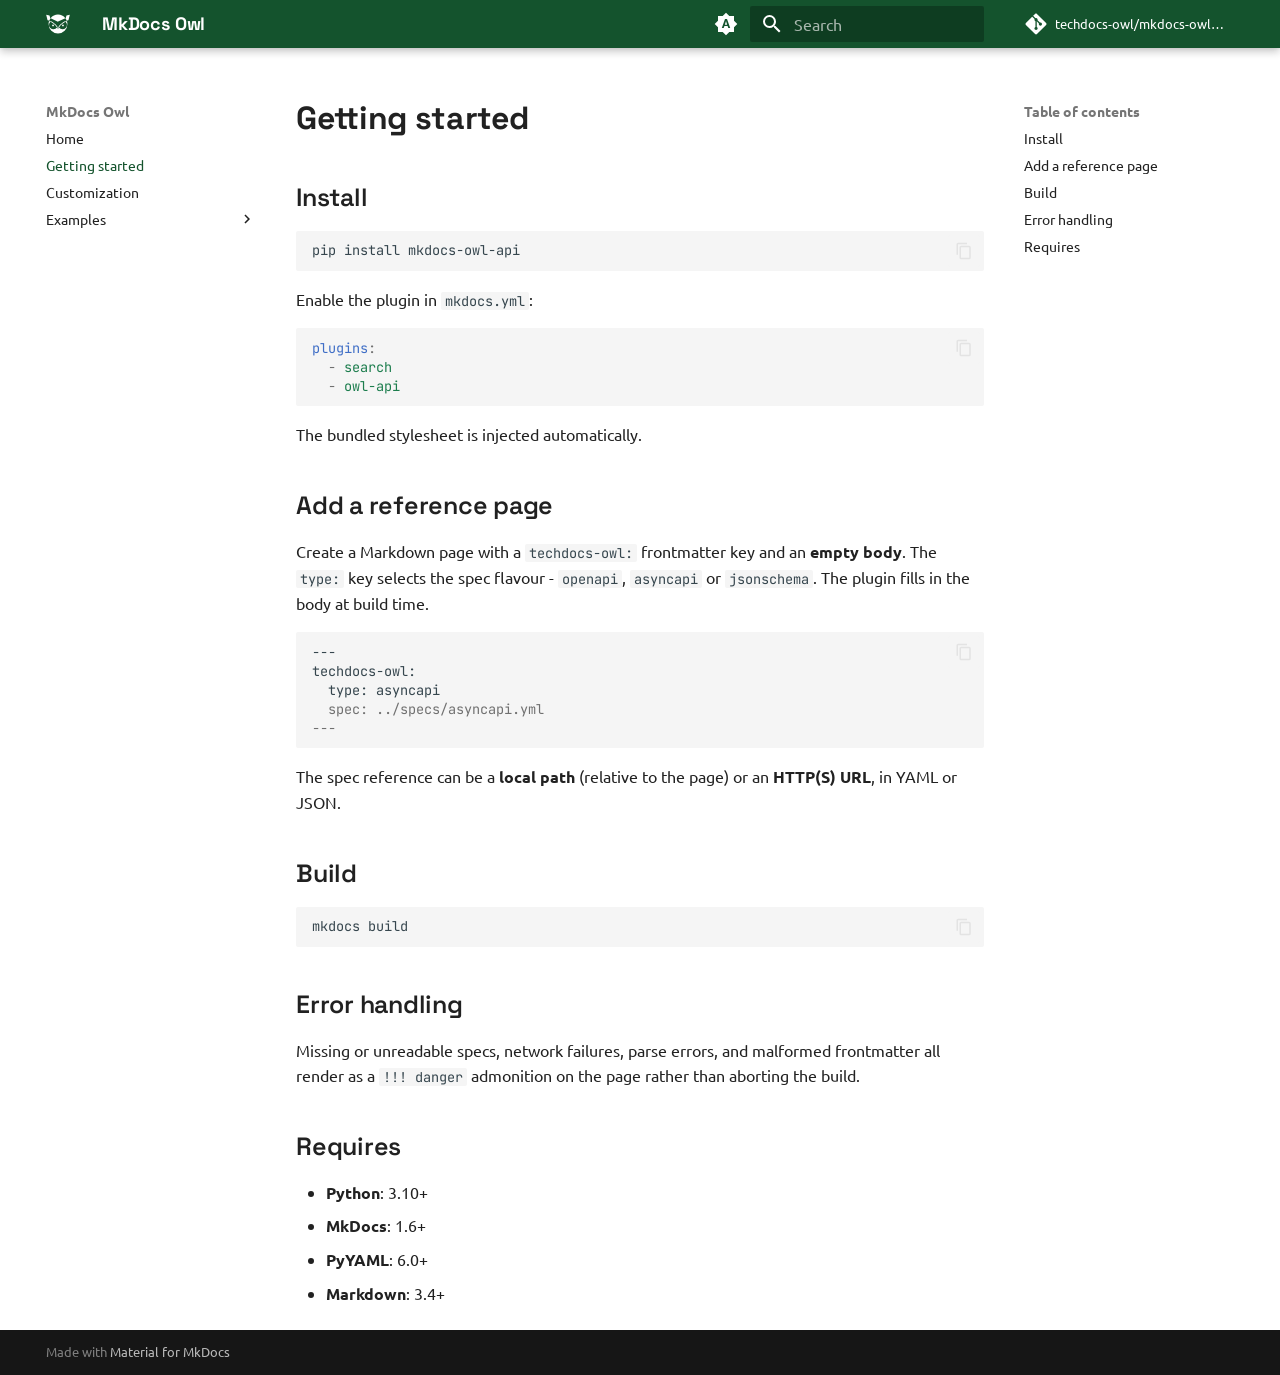
<file: getting-started/index.html>
<!doctype html>
<html lang="en" class="no-js">
  <head>
    
      <meta charset="utf-8">
      <meta name="viewport" content="width=device-width,initial-scale=1">
      
        <meta name="description" content="Techdocs Owl plugin form MkDocs that renders AsyncAPI and OpenAPI specs into reference pages at build time.">
      
      
      
        <link rel="canonical" href="https://techdocs-owl.github.io/mkdocs-owl-api/getting-started/">
      
      
        <link rel="prev" href="..">
      
      
        <link rel="next" href="../customization/">
      
      
        
      
      
      <link rel="icon" href="../assets/icon.svg">
      <meta name="generator" content="mkdocs-1.6.1, mkdocs-material-9.7.7">
    
    
      
        <title>Getting started - MkDocs Owl</title>
      
    
    
      <link rel="stylesheet" href="../assets/stylesheets/main.ec1eaa64.min.css">
      
        
        <link rel="stylesheet" href="../assets/stylesheets/palette.ab4e12ef.min.css">
      
      


    
    
      
    
    
      
        
        
        <link rel="preconnect" href="https://fonts.gstatic.com" crossorigin>
        <link rel="stylesheet" href="https://fonts.googleapis.com/css?family=Ubuntu:300,300i,400,400i,700,700i%7CJetBrains+Mono:400,400i,700,700i&display=fallback">
        <style>:root{--md-text-font:"Ubuntu";--md-code-font:"JetBrains Mono"}</style>
      
    
    
      <link rel="stylesheet" href="../stylesheets/extra.css">
    
      <link rel="stylesheet" href="../assets/techdocs-owl-api.css">
    
    <script>__md_scope=new URL("..",location),__md_hash=e=>[...e].reduce(((e,_)=>(e<<5)-e+_.charCodeAt(0)),0),__md_get=(e,_=localStorage,t=__md_scope)=>JSON.parse(_.getItem(t.pathname+"."+e)),__md_set=(e,_,t=localStorage,a=__md_scope)=>{try{t.setItem(a.pathname+"."+e,JSON.stringify(_))}catch(e){}}</script>
    
      

    
    
  </head>
  
  
    
    
      
    
    
    
    
    <body dir="ltr" data-md-color-scheme="default" data-md-color-primary="indigo" data-md-color-accent="indigo">
  
    
    <input class="md-toggle" data-md-toggle="drawer" type="checkbox" id="__drawer" autocomplete="off">
    <input class="md-toggle" data-md-toggle="search" type="checkbox" id="__search" autocomplete="off">
    <label class="md-overlay" for="__drawer"></label>
    <div data-md-component="skip">
      
        
        <a href="#getting-started" class="md-skip">
          Skip to content
        </a>
      
    </div>
    <div data-md-component="announce">
      
    </div>
    
    
      

  

<header class="md-header md-header--shadow" data-md-component="header">
  <nav class="md-header__inner md-grid" aria-label="Header">
    <a href=".." title="MkDocs Owl" class="md-header__button md-logo" aria-label="MkDocs Owl" data-md-component="logo">
      
  <img src="../assets/icon-white.svg" alt="logo">

    </a>
    <label class="md-header__button md-icon" for="__drawer">
      
      <svg xmlns="http://www.w3.org/2000/svg" viewBox="0 0 24 24"><path d="M3 6h18v2H3zm0 5h18v2H3zm0 5h18v2H3z"/></svg>
    </label>
    <div class="md-header__title" data-md-component="header-title">
      <div class="md-header__ellipsis">
        <div class="md-header__topic">
          <span class="md-ellipsis">
            MkDocs Owl
          </span>
        </div>
        <div class="md-header__topic" data-md-component="header-topic">
          <span class="md-ellipsis">
            
              Getting started
            
          </span>
        </div>
      </div>
    </div>
    
      
        <form class="md-header__option" data-md-component="palette">
  
    
    
    
    <input class="md-option" data-md-color-media="(prefers-color-scheme)" data-md-color-scheme="default" data-md-color-primary="indigo" data-md-color-accent="indigo"  aria-label="Switch to light mode"  type="radio" name="__palette" id="__palette_0">
    
      <label class="md-header__button md-icon" title="Switch to light mode" for="__palette_1" hidden>
        <svg xmlns="http://www.w3.org/2000/svg" viewBox="0 0 24 24"><path d="m14.3 16-.7-2h-3.2l-.7 2H7.8L11 7h2l3.2 9zM20 8.69V4h-4.69L12 .69 8.69 4H4v4.69L.69 12 4 15.31V20h4.69L12 23.31 15.31 20H20v-4.69L23.31 12zm-9.15 3.96h2.3L12 9z"/></svg>
      </label>
    
  
    
    
    
    <input class="md-option" data-md-color-media="(prefers-color-scheme: light)" data-md-color-scheme="default" data-md-color-primary="custom" data-md-color-accent="custom"  aria-label="Switch to dark mode"  type="radio" name="__palette" id="__palette_1">
    
      <label class="md-header__button md-icon" title="Switch to dark mode" for="__palette_2" hidden>
        <svg xmlns="http://www.w3.org/2000/svg" viewBox="0 0 24 24"><path d="m17.75 4.09-2.53 1.94.91 3.06-2.63-1.81-2.63 1.81.91-3.06-2.53-1.94L12.44 4l1.06-3 1.06 3zm3.5 6.91-1.64 1.25.59 1.98-1.7-1.17-1.7 1.17.59-1.98L15.75 11l2.06-.05L18.5 9l.69 1.95zm-2.28 4.95c.83-.08 1.72 1.1 1.19 1.85-.32.45-.66.87-1.08 1.27C15.17 23 8.84 23 4.94 19.07c-3.91-3.9-3.91-10.24 0-14.14.4-.4.82-.76 1.27-1.08.75-.53 1.93.36 1.85 1.19-.27 2.86.69 5.83 2.89 8.02a9.96 9.96 0 0 0 8.02 2.89m-1.64 2.02a12.08 12.08 0 0 1-7.8-3.47c-2.17-2.19-3.33-5-3.49-7.82-2.81 3.14-2.7 7.96.31 10.98 3.02 3.01 7.84 3.12 10.98.31"/></svg>
      </label>
    
  
    
    
    
    <input class="md-option" data-md-color-media="(prefers-color-scheme: dark)" data-md-color-scheme="slate" data-md-color-primary="custom" data-md-color-accent="custom"  aria-label="Switch to system preference"  type="radio" name="__palette" id="__palette_2">
    
      <label class="md-header__button md-icon" title="Switch to system preference" for="__palette_0" hidden>
        <svg xmlns="http://www.w3.org/2000/svg" viewBox="0 0 24 24"><path d="M12 7a5 5 0 0 1 5 5 5 5 0 0 1-5 5 5 5 0 0 1-5-5 5 5 0 0 1 5-5m0 2a3 3 0 0 0-3 3 3 3 0 0 0 3 3 3 3 0 0 0 3-3 3 3 0 0 0-3-3m0-7 2.39 3.42C13.65 5.15 12.84 5 12 5s-1.65.15-2.39.42zM3.34 7l4.16-.35A7.2 7.2 0 0 0 5.94 8.5c-.44.74-.69 1.5-.83 2.29zm.02 10 1.76-3.77a7.131 7.131 0 0 0 2.38 4.14zM20.65 7l-1.77 3.79a7.02 7.02 0 0 0-2.38-4.15zm-.01 10-4.14.36c.59-.51 1.12-1.14 1.54-1.86.42-.73.69-1.5.83-2.29zM12 22l-2.41-3.44c.74.27 1.55.44 2.41.44.82 0 1.63-.17 2.37-.44z"/></svg>
      </label>
    
  
</form>
      
    
    
      <script>var palette=__md_get("__palette");if(palette&&palette.color){if("(prefers-color-scheme)"===palette.color.media){var media=matchMedia("(prefers-color-scheme: light)"),input=document.querySelector(media.matches?"[data-md-color-media='(prefers-color-scheme: light)']":"[data-md-color-media='(prefers-color-scheme: dark)']");palette.color.media=input.getAttribute("data-md-color-media"),palette.color.scheme=input.getAttribute("data-md-color-scheme"),palette.color.primary=input.getAttribute("data-md-color-primary"),palette.color.accent=input.getAttribute("data-md-color-accent")}for(var[key,value]of Object.entries(palette.color))document.body.setAttribute("data-md-color-"+key,value)}</script>
    
    
    
      
      
        <label class="md-header__button md-icon" for="__search">
          
          <svg xmlns="http://www.w3.org/2000/svg" viewBox="0 0 24 24"><path d="M9.5 3A6.5 6.5 0 0 1 16 9.5c0 1.61-.59 3.09-1.56 4.23l.27.27h.79l5 5-1.5 1.5-5-5v-.79l-.27-.27A6.52 6.52 0 0 1 9.5 16 6.5 6.5 0 0 1 3 9.5 6.5 6.5 0 0 1 9.5 3m0 2C7 5 5 7 5 9.5S7 14 9.5 14 14 12 14 9.5 12 5 9.5 5"/></svg>
        </label>
        <div class="md-search" data-md-component="search" role="dialog">
  <label class="md-search__overlay" for="__search"></label>
  <div class="md-search__inner" role="search">
    <form class="md-search__form" name="search">
      <input type="text" class="md-search__input" name="query" aria-label="Search" placeholder="Search" autocapitalize="off" autocorrect="off" autocomplete="off" spellcheck="false" data-md-component="search-query" required>
      <label class="md-search__icon md-icon" for="__search">
        
        <svg xmlns="http://www.w3.org/2000/svg" viewBox="0 0 24 24"><path d="M9.5 3A6.5 6.5 0 0 1 16 9.5c0 1.61-.59 3.09-1.56 4.23l.27.27h.79l5 5-1.5 1.5-5-5v-.79l-.27-.27A6.52 6.52 0 0 1 9.5 16 6.5 6.5 0 0 1 3 9.5 6.5 6.5 0 0 1 9.5 3m0 2C7 5 5 7 5 9.5S7 14 9.5 14 14 12 14 9.5 12 5 9.5 5"/></svg>
        
        <svg xmlns="http://www.w3.org/2000/svg" viewBox="0 0 24 24"><path d="M20 11v2H8l5.5 5.5-1.42 1.42L4.16 12l7.92-7.92L13.5 5.5 8 11z"/></svg>
      </label>
      <nav class="md-search__options" aria-label="Search">
        
        <button type="reset" class="md-search__icon md-icon" title="Clear" aria-label="Clear" tabindex="-1">
          
          <svg xmlns="http://www.w3.org/2000/svg" viewBox="0 0 24 24"><path d="M19 6.41 17.59 5 12 10.59 6.41 5 5 6.41 10.59 12 5 17.59 6.41 19 12 13.41 17.59 19 19 17.59 13.41 12z"/></svg>
        </button>
      </nav>
      
    </form>
    <div class="md-search__output">
      <div class="md-search__scrollwrap" tabindex="0" data-md-scrollfix>
        <div class="md-search-result" data-md-component="search-result">
          <div class="md-search-result__meta">
            Initializing search
          </div>
          <ol class="md-search-result__list" role="presentation"></ol>
        </div>
      </div>
    </div>
  </div>
</div>
      
    
    
      <div class="md-header__source">
        <a href="https://github.com/techdocs-owl/mkdocs-owl-api" title="Go to repository" class="md-source" data-md-component="source">
  <div class="md-source__icon md-icon">
    
    <svg xmlns="http://www.w3.org/2000/svg" viewBox="0 0 448 512"><!--! Font Awesome Free 7.1.0 by @fontawesome - https://fontawesome.com License - https://fontawesome.com/license/free (Icons: CC BY 4.0, Fonts: SIL OFL 1.1, Code: MIT License) Copyright 2025 Fonticons, Inc.--><path d="M439.6 236.1 244 40.5c-5.4-5.5-12.8-8.5-20.4-8.5s-15 3-20.4 8.4L162.5 81l51.5 51.5c27.1-9.1 52.7 16.8 43.4 43.7l49.7 49.7c34.2-11.8 61.2 31 35.5 56.7-26.5 26.5-70.2-2.9-56-37.3L240.3 199v121.9c25.3 12.5 22.3 41.8 9.1 55-6.4 6.4-15.2 10.1-24.3 10.1s-17.8-3.6-24.3-10.1c-17.6-17.6-11.1-46.9 11.2-56v-123c-20.8-8.5-24.6-30.7-18.6-45L142.6 101 8.5 235.1C3 240.6 0 247.9 0 255.5s3 15 8.5 20.4l195.6 195.7c5.4 5.4 12.7 8.4 20.4 8.4s15-3 20.4-8.4l194.7-194.7c5.4-5.4 8.4-12.8 8.4-20.4s-3-15-8.4-20.4"/></svg>
  </div>
  <div class="md-source__repository">
    techdocs-owl/mkdocs-owl-api
  </div>
</a>
      </div>
    
  </nav>
  
</header>
    
    <div class="md-container" data-md-component="container">
      
      
        
          
        
      
      <main class="md-main" data-md-component="main">
        <div class="md-main__inner md-grid">
          
            
              
              <div class="md-sidebar md-sidebar--primary" data-md-component="sidebar" data-md-type="navigation" >
                <div class="md-sidebar__scrollwrap">
                  <div class="md-sidebar__inner">
                    



<nav class="md-nav md-nav--primary" aria-label="Navigation" data-md-level="0">
  <label class="md-nav__title" for="__drawer">
    <a href=".." title="MkDocs Owl" class="md-nav__button md-logo" aria-label="MkDocs Owl" data-md-component="logo">
      
  <img src="../assets/icon-white.svg" alt="logo">

    </a>
    MkDocs Owl
  </label>
  
    <div class="md-nav__source">
      <a href="https://github.com/techdocs-owl/mkdocs-owl-api" title="Go to repository" class="md-source" data-md-component="source">
  <div class="md-source__icon md-icon">
    
    <svg xmlns="http://www.w3.org/2000/svg" viewBox="0 0 448 512"><!--! Font Awesome Free 7.1.0 by @fontawesome - https://fontawesome.com License - https://fontawesome.com/license/free (Icons: CC BY 4.0, Fonts: SIL OFL 1.1, Code: MIT License) Copyright 2025 Fonticons, Inc.--><path d="M439.6 236.1 244 40.5c-5.4-5.5-12.8-8.5-20.4-8.5s-15 3-20.4 8.4L162.5 81l51.5 51.5c27.1-9.1 52.7 16.8 43.4 43.7l49.7 49.7c34.2-11.8 61.2 31 35.5 56.7-26.5 26.5-70.2-2.9-56-37.3L240.3 199v121.9c25.3 12.5 22.3 41.8 9.1 55-6.4 6.4-15.2 10.1-24.3 10.1s-17.8-3.6-24.3-10.1c-17.6-17.6-11.1-46.9 11.2-56v-123c-20.8-8.5-24.6-30.7-18.6-45L142.6 101 8.5 235.1C3 240.6 0 247.9 0 255.5s3 15 8.5 20.4l195.6 195.7c5.4 5.4 12.7 8.4 20.4 8.4s15-3 20.4-8.4l194.7-194.7c5.4-5.4 8.4-12.8 8.4-20.4s-3-15-8.4-20.4"/></svg>
  </div>
  <div class="md-source__repository">
    techdocs-owl/mkdocs-owl-api
  </div>
</a>
    </div>
  
  <ul class="md-nav__list" data-md-scrollfix>
    
      
      
  
  
  
  
    <li class="md-nav__item">
      <a href=".." class="md-nav__link">
        
  
  
  <span class="md-ellipsis">
    
  
    Home
  

    
  </span>
  
  

      </a>
    </li>
  

    
      
      
  
  
    
  
  
  
    <li class="md-nav__item md-nav__item--active">
      
      <input class="md-nav__toggle md-toggle" type="checkbox" id="__toc">
      
      
        
      
      
        <label class="md-nav__link md-nav__link--active" for="__toc">
          
  
  
  <span class="md-ellipsis">
    
  
    Getting started
  

    
  </span>
  
  

          <span class="md-nav__icon md-icon"></span>
        </label>
      
      <a href="./" class="md-nav__link md-nav__link--active">
        
  
  
  <span class="md-ellipsis">
    
  
    Getting started
  

    
  </span>
  
  

      </a>
      
        

<nav class="md-nav md-nav--secondary" aria-label="Table of contents">
  
  
  
    
  
  
    <label class="md-nav__title" for="__toc">
      <span class="md-nav__icon md-icon"></span>
      Table of contents
    </label>
    <ul class="md-nav__list" data-md-component="toc" data-md-scrollfix>
      
        <li class="md-nav__item">
  <a href="#install" class="md-nav__link">
    <span class="md-ellipsis">
      
        Install
      
    </span>
  </a>
  
</li>
      
        <li class="md-nav__item">
  <a href="#add-a-reference-page" class="md-nav__link">
    <span class="md-ellipsis">
      
        Add a reference page
      
    </span>
  </a>
  
</li>
      
        <li class="md-nav__item">
  <a href="#build" class="md-nav__link">
    <span class="md-ellipsis">
      
        Build
      
    </span>
  </a>
  
</li>
      
        <li class="md-nav__item">
  <a href="#error-handling" class="md-nav__link">
    <span class="md-ellipsis">
      
        Error handling
      
    </span>
  </a>
  
</li>
      
        <li class="md-nav__item">
  <a href="#requires" class="md-nav__link">
    <span class="md-ellipsis">
      
        Requires
      
    </span>
  </a>
  
</li>
      
    </ul>
  
</nav>
      
    </li>
  

    
      
      
  
  
  
  
    <li class="md-nav__item">
      <a href="../customization/" class="md-nav__link">
        
  
  
  <span class="md-ellipsis">
    
  
    Customization
  

    
  </span>
  
  

      </a>
    </li>
  

    
      
      
  
  
  
  
    
    
    
    
    
    <li class="md-nav__item md-nav__item--nested">
      
        
        
        <input class="md-nav__toggle md-toggle " type="checkbox" id="__nav_4" >
        
          
          <label class="md-nav__link" for="__nav_4" id="__nav_4_label" tabindex="0">
            
  
  
  <span class="md-ellipsis">
    
  
    Examples
  

    
  </span>
  
  

            <span class="md-nav__icon md-icon"></span>
          </label>
        
        <nav class="md-nav" data-md-level="1" aria-labelledby="__nav_4_label" aria-expanded="false">
          <label class="md-nav__title" for="__nav_4">
            <span class="md-nav__icon md-icon"></span>
            
  
    Examples
  

          </label>
          <ul class="md-nav__list" data-md-scrollfix>
            
              
                
  
  
  
  
    <li class="md-nav__item">
      <a href="../examples/streetlight/" class="md-nav__link">
        
  
  
  <span class="md-ellipsis">
    
  
    Streetlight (AsyncAPI)
  

    
  </span>
  
  

      </a>
    </li>
  

              
            
              
                
  
  
  
  
    <li class="md-nav__item">
      <a href="../examples/petstore/" class="md-nav__link">
        
  
  
  <span class="md-ellipsis">
    
  
    Petstore (OpenAPI)
  

    
  </span>
  
  

      </a>
    </li>
  

              
            
              
                
  
  
  
  
    <li class="md-nav__item">
      <a href="../examples/compose-spec/" class="md-nav__link">
        
  
  
  <span class="md-ellipsis">
    
  
    Compose Specification (JSON Schema)
  

    
  </span>
  
  

      </a>
    </li>
  

              
            
          </ul>
        </nav>
      
    </li>
  

    
  </ul>
</nav>
                  </div>
                </div>
              </div>
            
            
              
              <div class="md-sidebar md-sidebar--secondary" data-md-component="sidebar" data-md-type="toc" >
                <div class="md-sidebar__scrollwrap">
                  <div class="md-sidebar__inner">
                    

<nav class="md-nav md-nav--secondary" aria-label="Table of contents">
  
  
  
    
  
  
    <label class="md-nav__title" for="__toc">
      <span class="md-nav__icon md-icon"></span>
      Table of contents
    </label>
    <ul class="md-nav__list" data-md-component="toc" data-md-scrollfix>
      
        <li class="md-nav__item">
  <a href="#install" class="md-nav__link">
    <span class="md-ellipsis">
      
        Install
      
    </span>
  </a>
  
</li>
      
        <li class="md-nav__item">
  <a href="#add-a-reference-page" class="md-nav__link">
    <span class="md-ellipsis">
      
        Add a reference page
      
    </span>
  </a>
  
</li>
      
        <li class="md-nav__item">
  <a href="#build" class="md-nav__link">
    <span class="md-ellipsis">
      
        Build
      
    </span>
  </a>
  
</li>
      
        <li class="md-nav__item">
  <a href="#error-handling" class="md-nav__link">
    <span class="md-ellipsis">
      
        Error handling
      
    </span>
  </a>
  
</li>
      
        <li class="md-nav__item">
  <a href="#requires" class="md-nav__link">
    <span class="md-ellipsis">
      
        Requires
      
    </span>
  </a>
  
</li>
      
    </ul>
  
</nav>
                  </div>
                </div>
              </div>
            
          
          
            <div class="md-content" data-md-component="content">
              
              <article class="md-content__inner md-typeset">
                
                  


  
  


<h1 id="getting-started">Getting started<a class="headerlink" href="#getting-started" title="Permanent link">&para;</a></h1>
<h2 id="install">Install<a class="headerlink" href="#install" title="Permanent link">&para;</a></h2>
<div class="language-bash highlight"><pre><span></span><code><span id="__span-0-1"><a id="__codelineno-0-1" name="__codelineno-0-1" href="#__codelineno-0-1"></a>pip<span class="w"> </span>install<span class="w"> </span>mkdocs-owl-api
</span></code></pre></div>
<p>Enable the plugin in <code>mkdocs.yml</code>:</p>
<div class="language-yaml highlight"><pre><span></span><code><span id="__span-1-1"><a id="__codelineno-1-1" name="__codelineno-1-1" href="#__codelineno-1-1"></a><span class="nt">plugins</span><span class="p">:</span>
</span><span id="__span-1-2"><a id="__codelineno-1-2" name="__codelineno-1-2" href="#__codelineno-1-2"></a><span class="w">  </span><span class="p p-Indicator">-</span><span class="w"> </span><span class="l l-Scalar l-Scalar-Plain">search</span>
</span><span id="__span-1-3"><a id="__codelineno-1-3" name="__codelineno-1-3" href="#__codelineno-1-3"></a><span class="w">  </span><span class="p p-Indicator">-</span><span class="w"> </span><span class="l l-Scalar l-Scalar-Plain">owl-api</span>
</span></code></pre></div>
<p>The bundled stylesheet is injected automatically.</p>
<h2 id="add-a-reference-page">Add a reference page<a class="headerlink" href="#add-a-reference-page" title="Permanent link">&para;</a></h2>
<p>Create a Markdown page with a <code>techdocs-owl:</code> frontmatter key and an <strong>empty body</strong>.
The <code>type:</code> key selects the spec flavour - <code>openapi</code>, <code>asyncapi</code> or <code>jsonschema</code>.
The plugin fills in the body at build time.</p>
<div class="language-markdown highlight"><pre><span></span><code><span id="__span-2-1"><a id="__codelineno-2-1" name="__codelineno-2-1" href="#__codelineno-2-1"></a>---
</span><span id="__span-2-2"><a id="__codelineno-2-2" name="__codelineno-2-2" href="#__codelineno-2-2"></a>techdocs-owl:
</span><span id="__span-2-3"><a id="__codelineno-2-3" name="__codelineno-2-3" href="#__codelineno-2-3"></a>  type: asyncapi
</span><span id="__span-2-4"><a id="__codelineno-2-4" name="__codelineno-2-4" href="#__codelineno-2-4"></a><span class="gu">  spec: ../specs/asyncapi.yml</span>
</span><span id="__span-2-5"><a id="__codelineno-2-5" name="__codelineno-2-5" href="#__codelineno-2-5"></a><span class="gu">---</span>
</span></code></pre></div>
<p>The spec reference can be a <strong>local path</strong> (relative to the page) or an <strong>HTTP(S) URL</strong>, in YAML or JSON.</p>
<h2 id="build">Build<a class="headerlink" href="#build" title="Permanent link">&para;</a></h2>
<div class="language-bash highlight"><pre><span></span><code><span id="__span-3-1"><a id="__codelineno-3-1" name="__codelineno-3-1" href="#__codelineno-3-1"></a>mkdocs<span class="w"> </span>build
</span></code></pre></div>
<h2 id="error-handling">Error handling<a class="headerlink" href="#error-handling" title="Permanent link">&para;</a></h2>
<p>Missing or unreadable specs, network failures, parse errors, and malformed
frontmatter all render as a <code>!!! danger</code> admonition on the page rather than
aborting the build.</p>
<h2 id="requires">Requires<a class="headerlink" href="#requires" title="Permanent link">&para;</a></h2>
<ul>
<li><strong>Python</strong>: 3.10+</li>
<li><strong>MkDocs</strong>: 1.6+</li>
<li><strong>PyYAML</strong>: 6.0+</li>
<li><strong>Markdown</strong>: 3.4+</li>
</ul>












                
              </article>
            </div>
          
          
<script>var target=document.getElementById(location.hash.slice(1));target&&target.name&&(target.checked=target.name.startsWith("__tabbed_"))</script>
        </div>
        
          <button type="button" class="md-top md-icon" data-md-component="top" hidden>
  
  <svg xmlns="http://www.w3.org/2000/svg" viewBox="0 0 24 24"><path d="M13 20h-2V8l-5.5 5.5-1.42-1.42L12 4.16l7.92 7.92-1.42 1.42L13 8z"/></svg>
  Back to top
</button>
        
      </main>
      
        <footer class="md-footer">
  
  <div class="md-footer-meta md-typeset">
    <div class="md-footer-meta__inner md-grid">
      <div class="md-copyright">
  
  
    Made with
    <a href="https://squidfunk.github.io/mkdocs-material/" target="_blank" rel="noopener">
      Material for MkDocs
    </a>
  
</div>
      
    </div>
  </div>
</footer>
      
    </div>
    <div class="md-dialog" data-md-component="dialog">
      <div class="md-dialog__inner md-typeset"></div>
    </div>
    
    
    
      
      
      <script id="__config" type="application/json">{"annotate": null, "base": "..", "features": ["navigation.instant", "navigation.tracking", "navigation.top", "content.code.copy", "toc.follow"], "search": "../assets/javascripts/workers/search.2c215733.min.js", "tags": null, "translations": {"clipboard.copied": "Copied to clipboard", "clipboard.copy": "Copy to clipboard", "search.result.more.one": "1 more on this page", "search.result.more.other": "# more on this page", "search.result.none": "No matching documents", "search.result.one": "1 matching document", "search.result.other": "# matching documents", "search.result.placeholder": "Type to start searching", "search.result.term.missing": "Missing", "select.version": "Select version"}, "version": null}</script>
    
    
      <script src="../assets/javascripts/bundle.d7400e89.min.js"></script>
      
    
  </body>
</html>
</file>
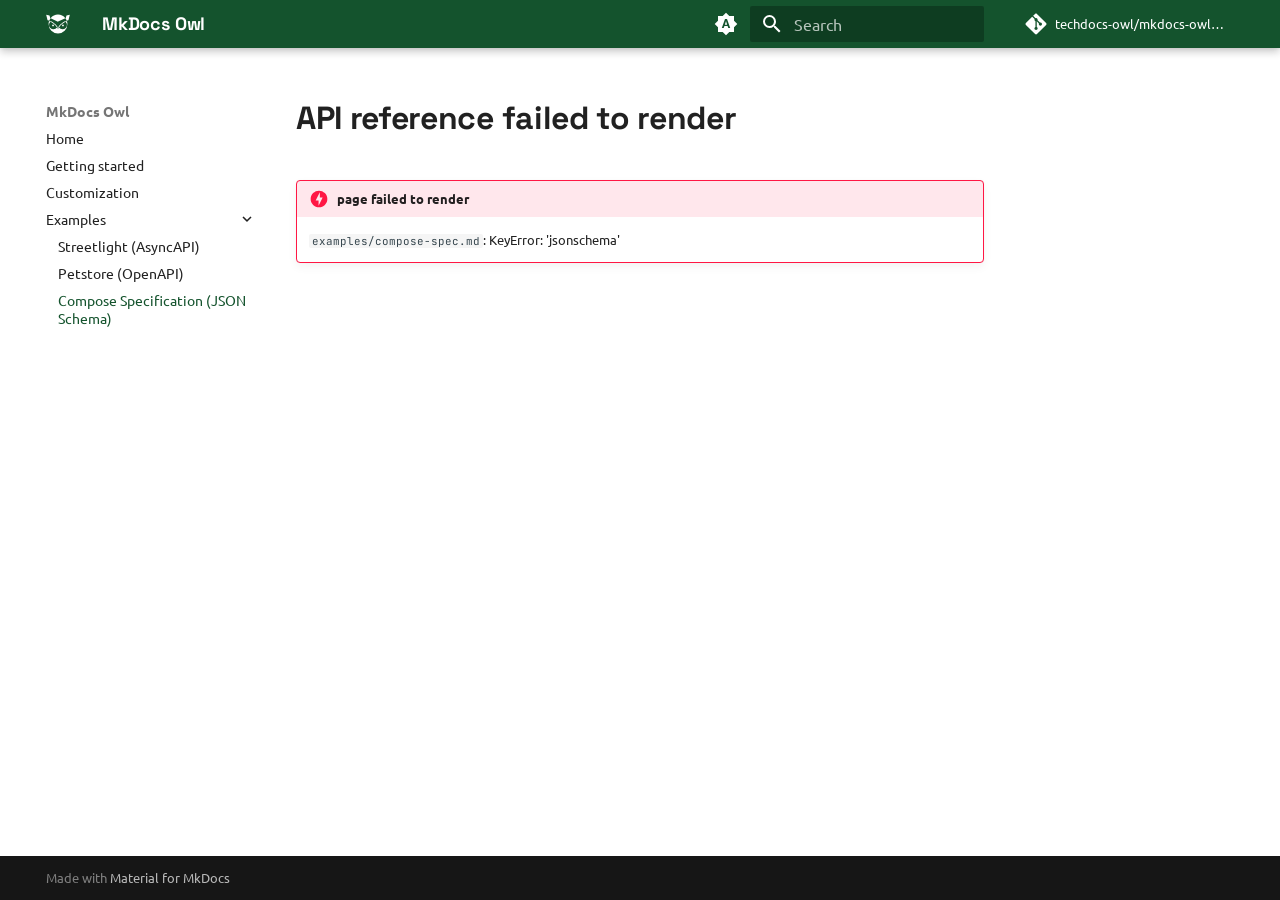
<file: examples/compose-spec/index.html>
<!doctype html>
<html lang="en" class="no-js">
  <head>
    
      <meta charset="utf-8">
      <meta name="viewport" content="width=device-width,initial-scale=1">
      
        <meta name="description" content="Techdocs Owl plugin form MkDocs that renders AsyncAPI and OpenAPI specs into reference pages at build time.">
      
      
      
        <link rel="canonical" href="https://techdocs-owl.github.io/mkdocs-owl-api/examples/compose-spec/">
      
      
        <link rel="prev" href="../petstore/">
      
      
      
        
      
      
      <link rel="icon" href="../../assets/icon.svg">
      <meta name="generator" content="mkdocs-1.6.1, mkdocs-material-9.7.7">
    
    
      
        <title>Compose Specification (JSON Schema) - MkDocs Owl</title>
      
    
    
      <link rel="stylesheet" href="../../assets/stylesheets/main.ec1eaa64.min.css">
      
        
        <link rel="stylesheet" href="../../assets/stylesheets/palette.ab4e12ef.min.css">
      
      


    
    
      
    
    
      
        
        
        <link rel="preconnect" href="https://fonts.gstatic.com" crossorigin>
        <link rel="stylesheet" href="https://fonts.googleapis.com/css?family=Ubuntu:300,300i,400,400i,700,700i%7CJetBrains+Mono:400,400i,700,700i&display=fallback">
        <style>:root{--md-text-font:"Ubuntu";--md-code-font:"JetBrains Mono"}</style>
      
    
    
      <link rel="stylesheet" href="../../stylesheets/extra.css">
    
      <link rel="stylesheet" href="../../assets/techdocs-owl-api.css">
    
    <script>__md_scope=new URL("../..",location),__md_hash=e=>[...e].reduce(((e,_)=>(e<<5)-e+_.charCodeAt(0)),0),__md_get=(e,_=localStorage,t=__md_scope)=>JSON.parse(_.getItem(t.pathname+"."+e)),__md_set=(e,_,t=localStorage,a=__md_scope)=>{try{t.setItem(a.pathname+"."+e,JSON.stringify(_))}catch(e){}}</script>
    
      

    
    
  </head>
  
  
    
    
      
    
    
    
    
    <body dir="ltr" data-md-color-scheme="default" data-md-color-primary="indigo" data-md-color-accent="indigo">
  
    
    <input class="md-toggle" data-md-toggle="drawer" type="checkbox" id="__drawer" autocomplete="off">
    <input class="md-toggle" data-md-toggle="search" type="checkbox" id="__search" autocomplete="off">
    <label class="md-overlay" for="__drawer"></label>
    <div data-md-component="skip">
      
        
        <a href="#api-reference-failed-to-render" class="md-skip">
          Skip to content
        </a>
      
    </div>
    <div data-md-component="announce">
      
    </div>
    
    
      

  

<header class="md-header md-header--shadow" data-md-component="header">
  <nav class="md-header__inner md-grid" aria-label="Header">
    <a href="../.." title="MkDocs Owl" class="md-header__button md-logo" aria-label="MkDocs Owl" data-md-component="logo">
      
  <img src="../../assets/icon-white.svg" alt="logo">

    </a>
    <label class="md-header__button md-icon" for="__drawer">
      
      <svg xmlns="http://www.w3.org/2000/svg" viewBox="0 0 24 24"><path d="M3 6h18v2H3zm0 5h18v2H3zm0 5h18v2H3z"/></svg>
    </label>
    <div class="md-header__title" data-md-component="header-title">
      <div class="md-header__ellipsis">
        <div class="md-header__topic">
          <span class="md-ellipsis">
            MkDocs Owl
          </span>
        </div>
        <div class="md-header__topic" data-md-component="header-topic">
          <span class="md-ellipsis">
            
              Compose Specification (JSON Schema)
            
          </span>
        </div>
      </div>
    </div>
    
      
        <form class="md-header__option" data-md-component="palette">
  
    
    
    
    <input class="md-option" data-md-color-media="(prefers-color-scheme)" data-md-color-scheme="default" data-md-color-primary="indigo" data-md-color-accent="indigo"  aria-label="Switch to light mode"  type="radio" name="__palette" id="__palette_0">
    
      <label class="md-header__button md-icon" title="Switch to light mode" for="__palette_1" hidden>
        <svg xmlns="http://www.w3.org/2000/svg" viewBox="0 0 24 24"><path d="m14.3 16-.7-2h-3.2l-.7 2H7.8L11 7h2l3.2 9zM20 8.69V4h-4.69L12 .69 8.69 4H4v4.69L.69 12 4 15.31V20h4.69L12 23.31 15.31 20H20v-4.69L23.31 12zm-9.15 3.96h2.3L12 9z"/></svg>
      </label>
    
  
    
    
    
    <input class="md-option" data-md-color-media="(prefers-color-scheme: light)" data-md-color-scheme="default" data-md-color-primary="custom" data-md-color-accent="custom"  aria-label="Switch to dark mode"  type="radio" name="__palette" id="__palette_1">
    
      <label class="md-header__button md-icon" title="Switch to dark mode" for="__palette_2" hidden>
        <svg xmlns="http://www.w3.org/2000/svg" viewBox="0 0 24 24"><path d="m17.75 4.09-2.53 1.94.91 3.06-2.63-1.81-2.63 1.81.91-3.06-2.53-1.94L12.44 4l1.06-3 1.06 3zm3.5 6.91-1.64 1.25.59 1.98-1.7-1.17-1.7 1.17.59-1.98L15.75 11l2.06-.05L18.5 9l.69 1.95zm-2.28 4.95c.83-.08 1.72 1.1 1.19 1.85-.32.45-.66.87-1.08 1.27C15.17 23 8.84 23 4.94 19.07c-3.91-3.9-3.91-10.24 0-14.14.4-.4.82-.76 1.27-1.08.75-.53 1.93.36 1.85 1.19-.27 2.86.69 5.83 2.89 8.02a9.96 9.96 0 0 0 8.02 2.89m-1.64 2.02a12.08 12.08 0 0 1-7.8-3.47c-2.17-2.19-3.33-5-3.49-7.82-2.81 3.14-2.7 7.96.31 10.98 3.02 3.01 7.84 3.12 10.98.31"/></svg>
      </label>
    
  
    
    
    
    <input class="md-option" data-md-color-media="(prefers-color-scheme: dark)" data-md-color-scheme="slate" data-md-color-primary="custom" data-md-color-accent="custom"  aria-label="Switch to system preference"  type="radio" name="__palette" id="__palette_2">
    
      <label class="md-header__button md-icon" title="Switch to system preference" for="__palette_0" hidden>
        <svg xmlns="http://www.w3.org/2000/svg" viewBox="0 0 24 24"><path d="M12 7a5 5 0 0 1 5 5 5 5 0 0 1-5 5 5 5 0 0 1-5-5 5 5 0 0 1 5-5m0 2a3 3 0 0 0-3 3 3 3 0 0 0 3 3 3 3 0 0 0 3-3 3 3 0 0 0-3-3m0-7 2.39 3.42C13.65 5.15 12.84 5 12 5s-1.65.15-2.39.42zM3.34 7l4.16-.35A7.2 7.2 0 0 0 5.94 8.5c-.44.74-.69 1.5-.83 2.29zm.02 10 1.76-3.77a7.131 7.131 0 0 0 2.38 4.14zM20.65 7l-1.77 3.79a7.02 7.02 0 0 0-2.38-4.15zm-.01 10-4.14.36c.59-.51 1.12-1.14 1.54-1.86.42-.73.69-1.5.83-2.29zM12 22l-2.41-3.44c.74.27 1.55.44 2.41.44.82 0 1.63-.17 2.37-.44z"/></svg>
      </label>
    
  
</form>
      
    
    
      <script>var palette=__md_get("__palette");if(palette&&palette.color){if("(prefers-color-scheme)"===palette.color.media){var media=matchMedia("(prefers-color-scheme: light)"),input=document.querySelector(media.matches?"[data-md-color-media='(prefers-color-scheme: light)']":"[data-md-color-media='(prefers-color-scheme: dark)']");palette.color.media=input.getAttribute("data-md-color-media"),palette.color.scheme=input.getAttribute("data-md-color-scheme"),palette.color.primary=input.getAttribute("data-md-color-primary"),palette.color.accent=input.getAttribute("data-md-color-accent")}for(var[key,value]of Object.entries(palette.color))document.body.setAttribute("data-md-color-"+key,value)}</script>
    
    
    
      
      
        <label class="md-header__button md-icon" for="__search">
          
          <svg xmlns="http://www.w3.org/2000/svg" viewBox="0 0 24 24"><path d="M9.5 3A6.5 6.5 0 0 1 16 9.5c0 1.61-.59 3.09-1.56 4.23l.27.27h.79l5 5-1.5 1.5-5-5v-.79l-.27-.27A6.52 6.52 0 0 1 9.5 16 6.5 6.5 0 0 1 3 9.5 6.5 6.5 0 0 1 9.5 3m0 2C7 5 5 7 5 9.5S7 14 9.5 14 14 12 14 9.5 12 5 9.5 5"/></svg>
        </label>
        <div class="md-search" data-md-component="search" role="dialog">
  <label class="md-search__overlay" for="__search"></label>
  <div class="md-search__inner" role="search">
    <form class="md-search__form" name="search">
      <input type="text" class="md-search__input" name="query" aria-label="Search" placeholder="Search" autocapitalize="off" autocorrect="off" autocomplete="off" spellcheck="false" data-md-component="search-query" required>
      <label class="md-search__icon md-icon" for="__search">
        
        <svg xmlns="http://www.w3.org/2000/svg" viewBox="0 0 24 24"><path d="M9.5 3A6.5 6.5 0 0 1 16 9.5c0 1.61-.59 3.09-1.56 4.23l.27.27h.79l5 5-1.5 1.5-5-5v-.79l-.27-.27A6.52 6.52 0 0 1 9.5 16 6.5 6.5 0 0 1 3 9.5 6.5 6.5 0 0 1 9.5 3m0 2C7 5 5 7 5 9.5S7 14 9.5 14 14 12 14 9.5 12 5 9.5 5"/></svg>
        
        <svg xmlns="http://www.w3.org/2000/svg" viewBox="0 0 24 24"><path d="M20 11v2H8l5.5 5.5-1.42 1.42L4.16 12l7.92-7.92L13.5 5.5 8 11z"/></svg>
      </label>
      <nav class="md-search__options" aria-label="Search">
        
        <button type="reset" class="md-search__icon md-icon" title="Clear" aria-label="Clear" tabindex="-1">
          
          <svg xmlns="http://www.w3.org/2000/svg" viewBox="0 0 24 24"><path d="M19 6.41 17.59 5 12 10.59 6.41 5 5 6.41 10.59 12 5 17.59 6.41 19 12 13.41 17.59 19 19 17.59 13.41 12z"/></svg>
        </button>
      </nav>
      
    </form>
    <div class="md-search__output">
      <div class="md-search__scrollwrap" tabindex="0" data-md-scrollfix>
        <div class="md-search-result" data-md-component="search-result">
          <div class="md-search-result__meta">
            Initializing search
          </div>
          <ol class="md-search-result__list" role="presentation"></ol>
        </div>
      </div>
    </div>
  </div>
</div>
      
    
    
      <div class="md-header__source">
        <a href="https://github.com/techdocs-owl/mkdocs-owl-api" title="Go to repository" class="md-source" data-md-component="source">
  <div class="md-source__icon md-icon">
    
    <svg xmlns="http://www.w3.org/2000/svg" viewBox="0 0 448 512"><!--! Font Awesome Free 7.1.0 by @fontawesome - https://fontawesome.com License - https://fontawesome.com/license/free (Icons: CC BY 4.0, Fonts: SIL OFL 1.1, Code: MIT License) Copyright 2025 Fonticons, Inc.--><path d="M439.6 236.1 244 40.5c-5.4-5.5-12.8-8.5-20.4-8.5s-15 3-20.4 8.4L162.5 81l51.5 51.5c27.1-9.1 52.7 16.8 43.4 43.7l49.7 49.7c34.2-11.8 61.2 31 35.5 56.7-26.5 26.5-70.2-2.9-56-37.3L240.3 199v121.9c25.3 12.5 22.3 41.8 9.1 55-6.4 6.4-15.2 10.1-24.3 10.1s-17.8-3.6-24.3-10.1c-17.6-17.6-11.1-46.9 11.2-56v-123c-20.8-8.5-24.6-30.7-18.6-45L142.6 101 8.5 235.1C3 240.6 0 247.9 0 255.5s3 15 8.5 20.4l195.6 195.7c5.4 5.4 12.7 8.4 20.4 8.4s15-3 20.4-8.4l194.7-194.7c5.4-5.4 8.4-12.8 8.4-20.4s-3-15-8.4-20.4"/></svg>
  </div>
  <div class="md-source__repository">
    techdocs-owl/mkdocs-owl-api
  </div>
</a>
      </div>
    
  </nav>
  
</header>
    
    <div class="md-container" data-md-component="container">
      
      
        
          
        
      
      <main class="md-main" data-md-component="main">
        <div class="md-main__inner md-grid">
          
            
              
              <div class="md-sidebar md-sidebar--primary" data-md-component="sidebar" data-md-type="navigation" >
                <div class="md-sidebar__scrollwrap">
                  <div class="md-sidebar__inner">
                    



<nav class="md-nav md-nav--primary" aria-label="Navigation" data-md-level="0">
  <label class="md-nav__title" for="__drawer">
    <a href="../.." title="MkDocs Owl" class="md-nav__button md-logo" aria-label="MkDocs Owl" data-md-component="logo">
      
  <img src="../../assets/icon-white.svg" alt="logo">

    </a>
    MkDocs Owl
  </label>
  
    <div class="md-nav__source">
      <a href="https://github.com/techdocs-owl/mkdocs-owl-api" title="Go to repository" class="md-source" data-md-component="source">
  <div class="md-source__icon md-icon">
    
    <svg xmlns="http://www.w3.org/2000/svg" viewBox="0 0 448 512"><!--! Font Awesome Free 7.1.0 by @fontawesome - https://fontawesome.com License - https://fontawesome.com/license/free (Icons: CC BY 4.0, Fonts: SIL OFL 1.1, Code: MIT License) Copyright 2025 Fonticons, Inc.--><path d="M439.6 236.1 244 40.5c-5.4-5.5-12.8-8.5-20.4-8.5s-15 3-20.4 8.4L162.5 81l51.5 51.5c27.1-9.1 52.7 16.8 43.4 43.7l49.7 49.7c34.2-11.8 61.2 31 35.5 56.7-26.5 26.5-70.2-2.9-56-37.3L240.3 199v121.9c25.3 12.5 22.3 41.8 9.1 55-6.4 6.4-15.2 10.1-24.3 10.1s-17.8-3.6-24.3-10.1c-17.6-17.6-11.1-46.9 11.2-56v-123c-20.8-8.5-24.6-30.7-18.6-45L142.6 101 8.5 235.1C3 240.6 0 247.9 0 255.5s3 15 8.5 20.4l195.6 195.7c5.4 5.4 12.7 8.4 20.4 8.4s15-3 20.4-8.4l194.7-194.7c5.4-5.4 8.4-12.8 8.4-20.4s-3-15-8.4-20.4"/></svg>
  </div>
  <div class="md-source__repository">
    techdocs-owl/mkdocs-owl-api
  </div>
</a>
    </div>
  
  <ul class="md-nav__list" data-md-scrollfix>
    
      
      
  
  
  
  
    <li class="md-nav__item">
      <a href="../.." class="md-nav__link">
        
  
  
  <span class="md-ellipsis">
    
  
    Home
  

    
  </span>
  
  

      </a>
    </li>
  

    
      
      
  
  
  
  
    <li class="md-nav__item">
      <a href="../../getting-started/" class="md-nav__link">
        
  
  
  <span class="md-ellipsis">
    
  
    Getting started
  

    
  </span>
  
  

      </a>
    </li>
  

    
      
      
  
  
  
  
    <li class="md-nav__item">
      <a href="../../customization/" class="md-nav__link">
        
  
  
  <span class="md-ellipsis">
    
  
    Customization
  

    
  </span>
  
  

      </a>
    </li>
  

    
      
      
  
  
    
  
  
  
    
    
    
    
    
    <li class="md-nav__item md-nav__item--active md-nav__item--nested">
      
        
        
        <input class="md-nav__toggle md-toggle " type="checkbox" id="__nav_4" checked>
        
          
          <label class="md-nav__link" for="__nav_4" id="__nav_4_label" tabindex="0">
            
  
  
  <span class="md-ellipsis">
    
  
    Examples
  

    
  </span>
  
  

            <span class="md-nav__icon md-icon"></span>
          </label>
        
        <nav class="md-nav" data-md-level="1" aria-labelledby="__nav_4_label" aria-expanded="true">
          <label class="md-nav__title" for="__nav_4">
            <span class="md-nav__icon md-icon"></span>
            
  
    Examples
  

          </label>
          <ul class="md-nav__list" data-md-scrollfix>
            
              
                
  
  
  
  
    <li class="md-nav__item">
      <a href="../streetlight/" class="md-nav__link">
        
  
  
  <span class="md-ellipsis">
    
  
    Streetlight (AsyncAPI)
  

    
  </span>
  
  

      </a>
    </li>
  

              
            
              
                
  
  
  
  
    <li class="md-nav__item">
      <a href="../petstore/" class="md-nav__link">
        
  
  
  <span class="md-ellipsis">
    
  
    Petstore (OpenAPI)
  

    
  </span>
  
  

      </a>
    </li>
  

              
            
              
                
  
  
    
  
  
  
    <li class="md-nav__item md-nav__item--active">
      
      <input class="md-nav__toggle md-toggle" type="checkbox" id="__toc">
      
      
        
      
      
      <a href="./" class="md-nav__link md-nav__link--active">
        
  
  
  <span class="md-ellipsis">
    
  
    Compose Specification (JSON Schema)
  

    
  </span>
  
  

      </a>
      
    </li>
  

              
            
          </ul>
        </nav>
      
    </li>
  

    
  </ul>
</nav>
                  </div>
                </div>
              </div>
            
            
              
              <div class="md-sidebar md-sidebar--secondary" data-md-component="sidebar" data-md-type="toc" >
                <div class="md-sidebar__scrollwrap">
                  <div class="md-sidebar__inner">
                    

<nav class="md-nav md-nav--secondary" aria-label="Table of contents">
  
  
  
    
  
  
</nav>
                  </div>
                </div>
              </div>
            
          
          
            <div class="md-content" data-md-component="content">
              
              <article class="md-content__inner md-typeset">
                
                  


  
  


<h1 id="api-reference-failed-to-render">API reference failed to render<a class="headerlink" href="#api-reference-failed-to-render" title="Permanent link">&para;</a></h1>
<div class="admonition danger">
<p class="admonition-title">page failed to render</p>
<p><code>examples/compose-spec.md</code>: KeyError: 'jsonschema'</p>
</div>







  
  






                
              </article>
            </div>
          
          
<script>var target=document.getElementById(location.hash.slice(1));target&&target.name&&(target.checked=target.name.startsWith("__tabbed_"))</script>
        </div>
        
          <button type="button" class="md-top md-icon" data-md-component="top" hidden>
  
  <svg xmlns="http://www.w3.org/2000/svg" viewBox="0 0 24 24"><path d="M13 20h-2V8l-5.5 5.5-1.42-1.42L12 4.16l7.92 7.92-1.42 1.42L13 8z"/></svg>
  Back to top
</button>
        
      </main>
      
        <footer class="md-footer">
  
  <div class="md-footer-meta md-typeset">
    <div class="md-footer-meta__inner md-grid">
      <div class="md-copyright">
  
  
    Made with
    <a href="https://squidfunk.github.io/mkdocs-material/" target="_blank" rel="noopener">
      Material for MkDocs
    </a>
  
</div>
      
    </div>
  </div>
</footer>
      
    </div>
    <div class="md-dialog" data-md-component="dialog">
      <div class="md-dialog__inner md-typeset"></div>
    </div>
    
    
    
      
      
      <script id="__config" type="application/json">{"annotate": null, "base": "../..", "features": ["navigation.instant", "navigation.tracking", "navigation.top", "content.code.copy", "toc.follow"], "search": "../../assets/javascripts/workers/search.2c215733.min.js", "tags": null, "translations": {"clipboard.copied": "Copied to clipboard", "clipboard.copy": "Copy to clipboard", "search.result.more.one": "1 more on this page", "search.result.more.other": "# more on this page", "search.result.none": "No matching documents", "search.result.one": "1 matching document", "search.result.other": "# matching documents", "search.result.placeholder": "Type to start searching", "search.result.term.missing": "Missing", "select.version": "Select version"}, "version": null}</script>
    
    
      <script src="../../assets/javascripts/bundle.d7400e89.min.js"></script>
      
    
  </body>
</html>
</file>
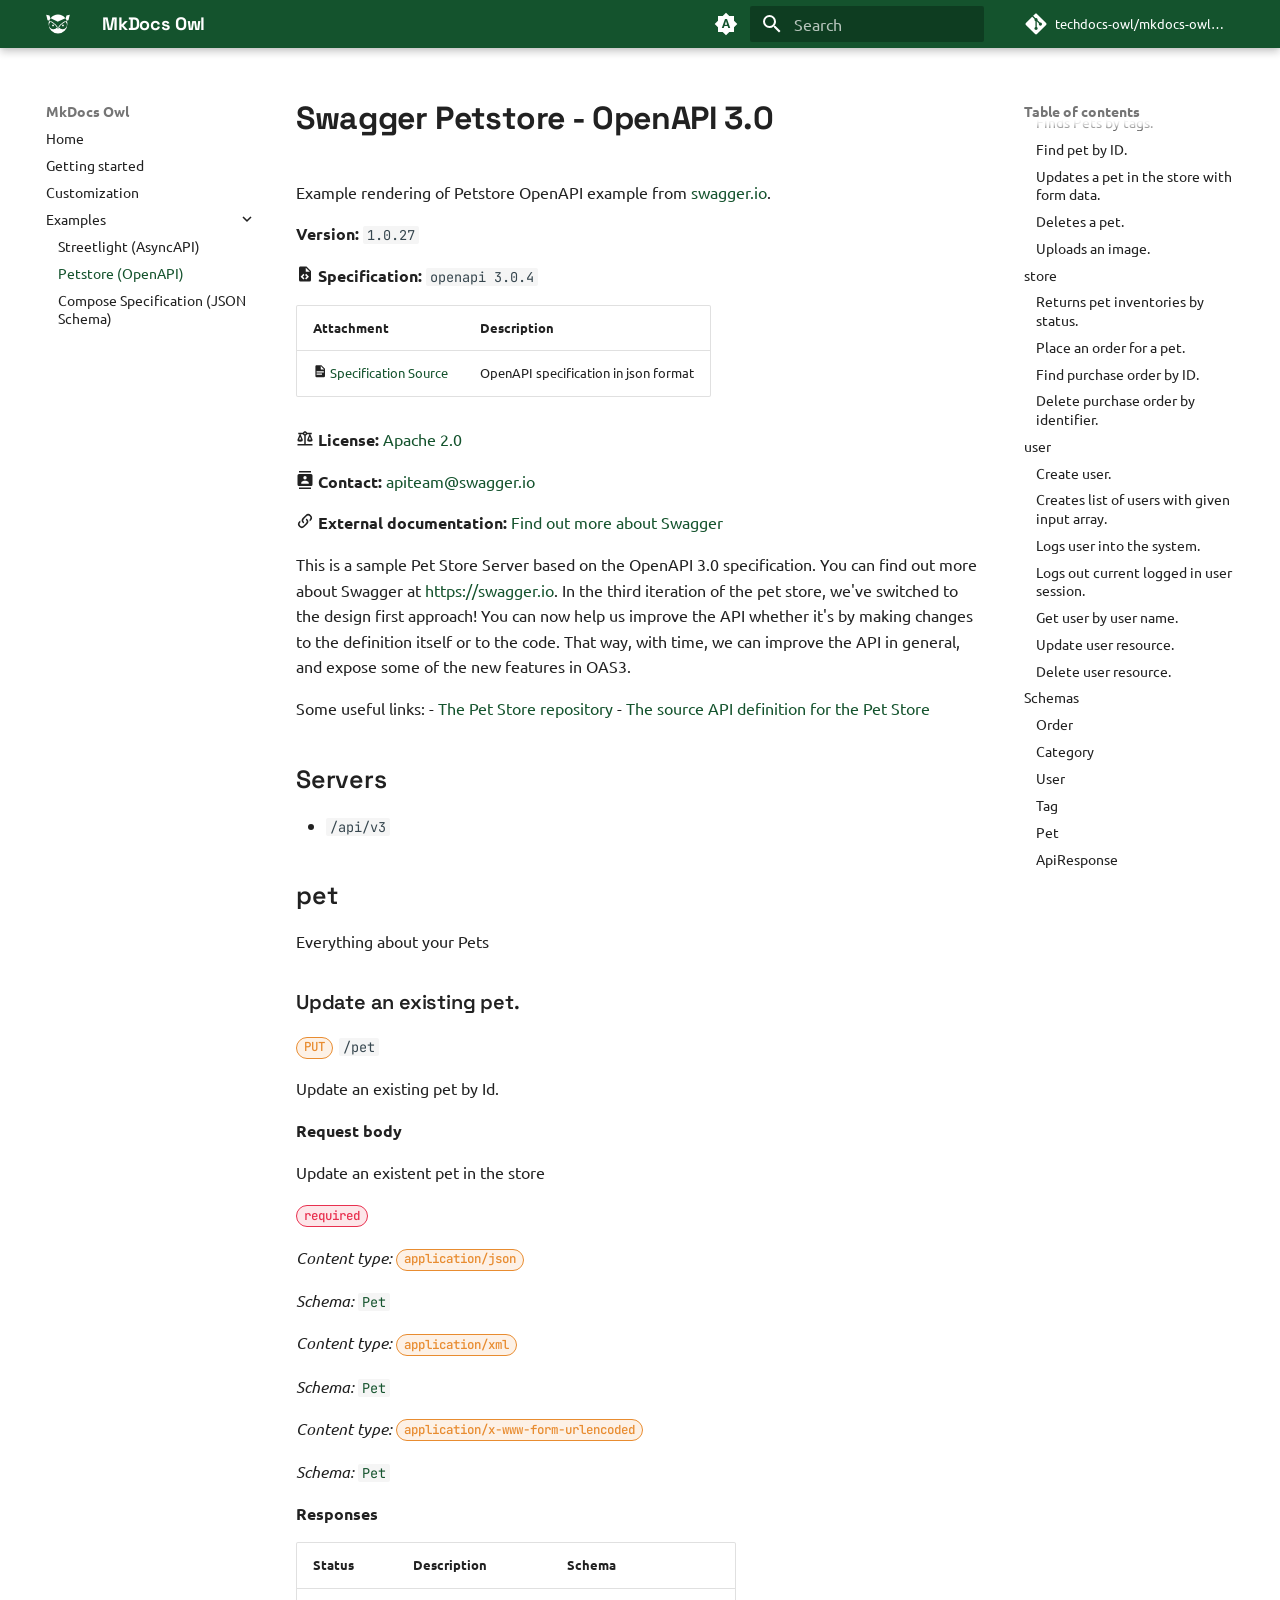
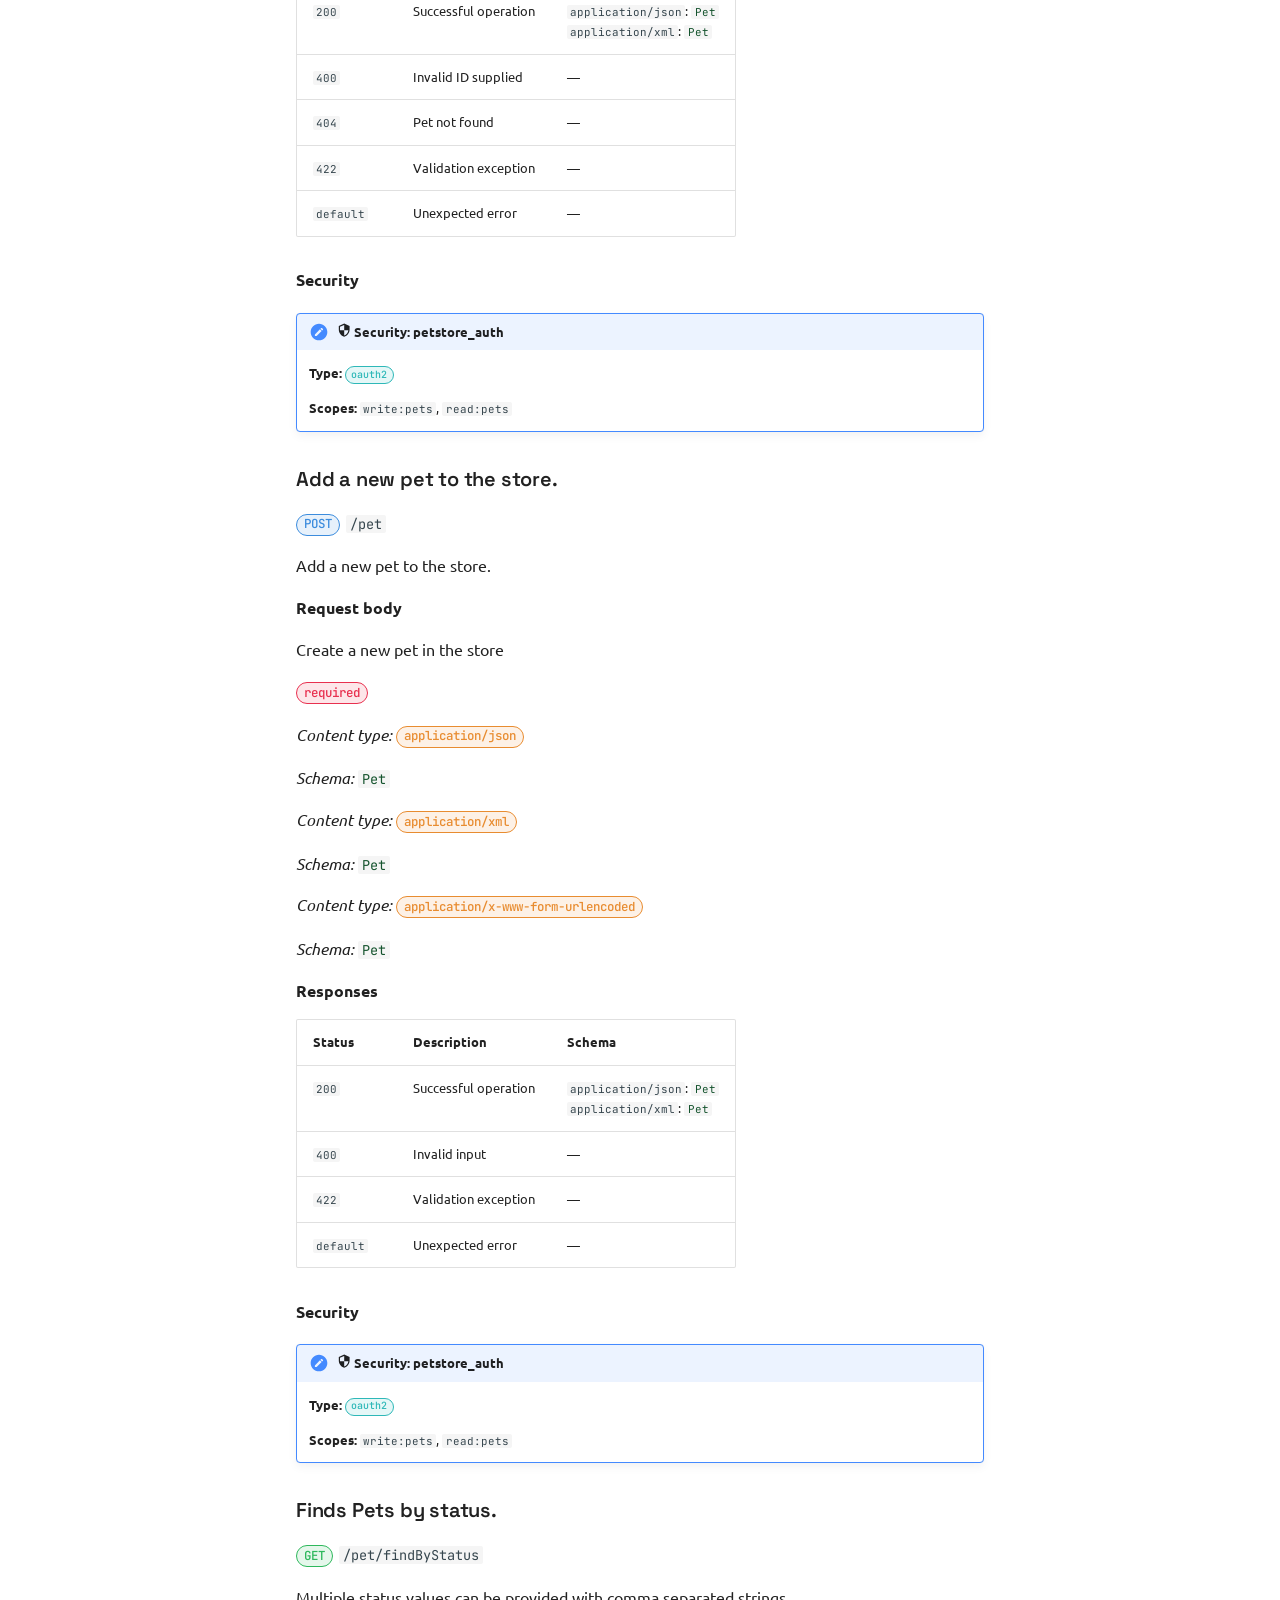
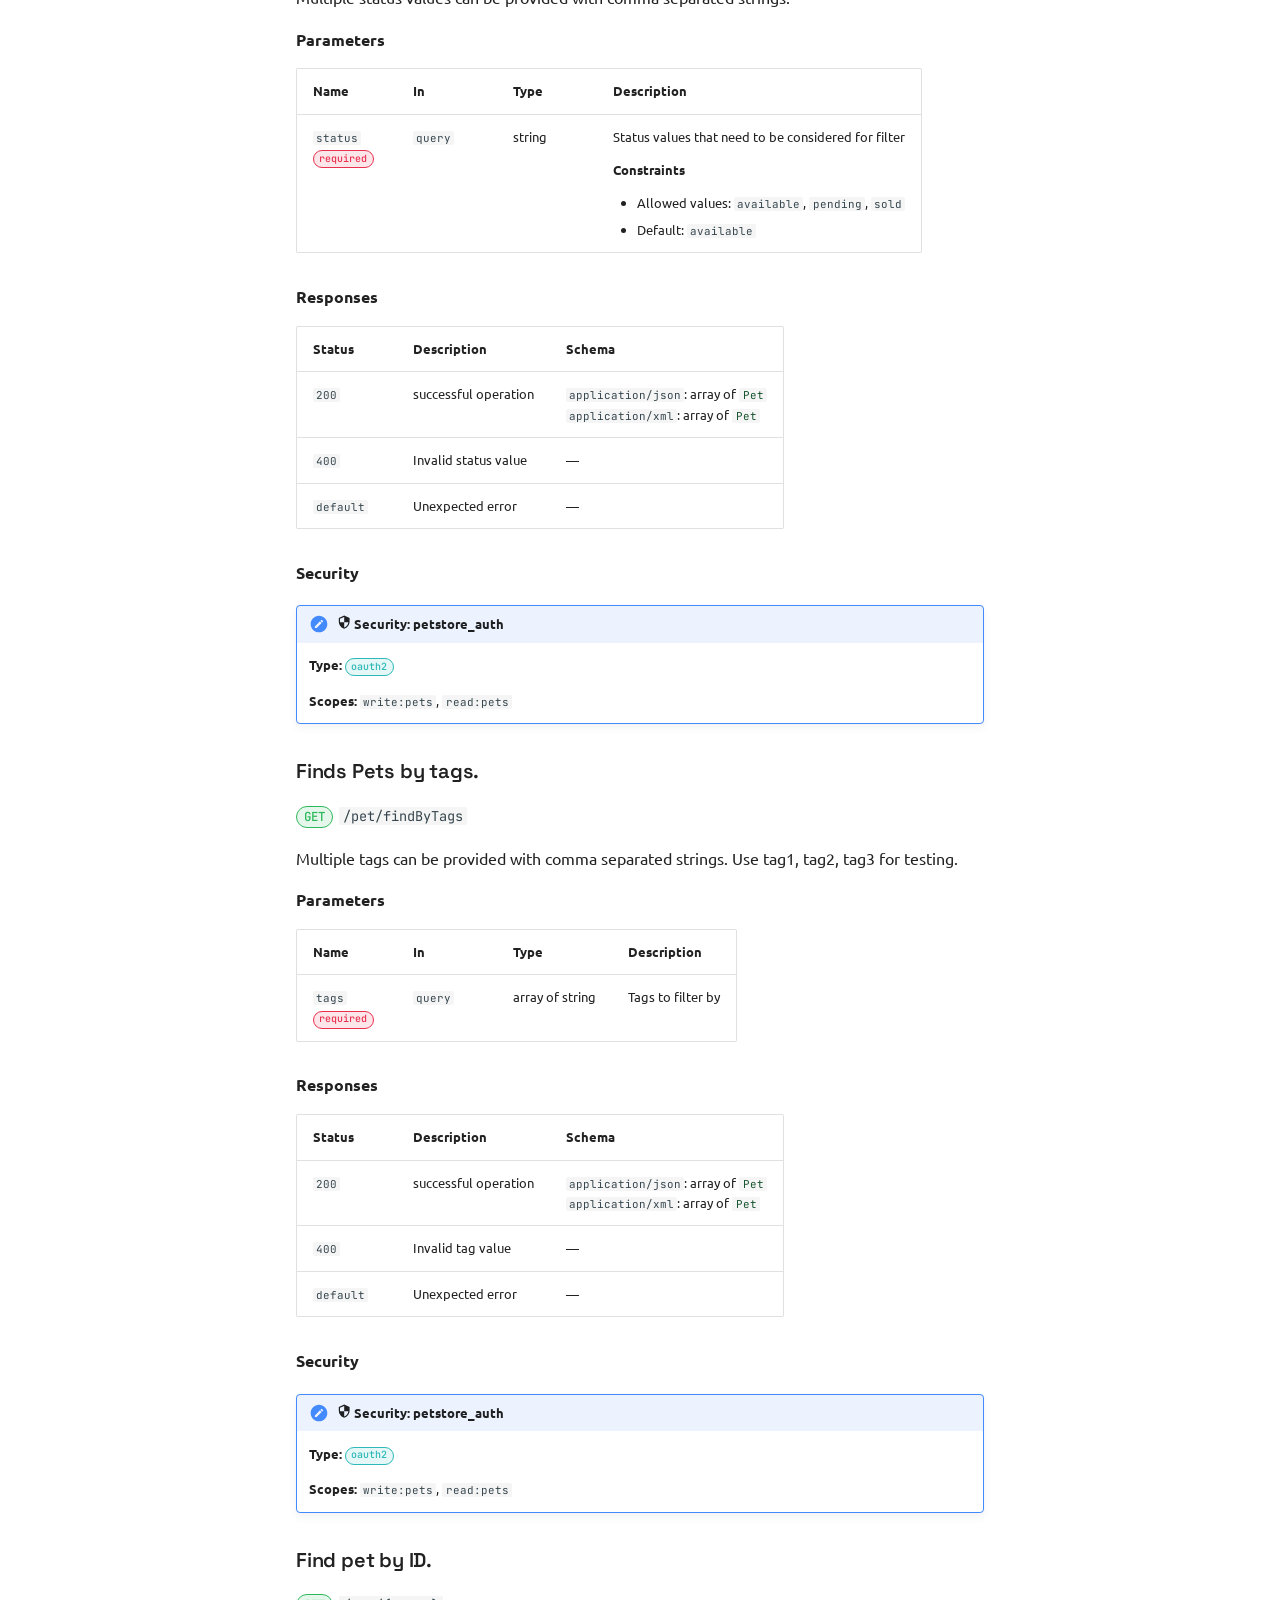
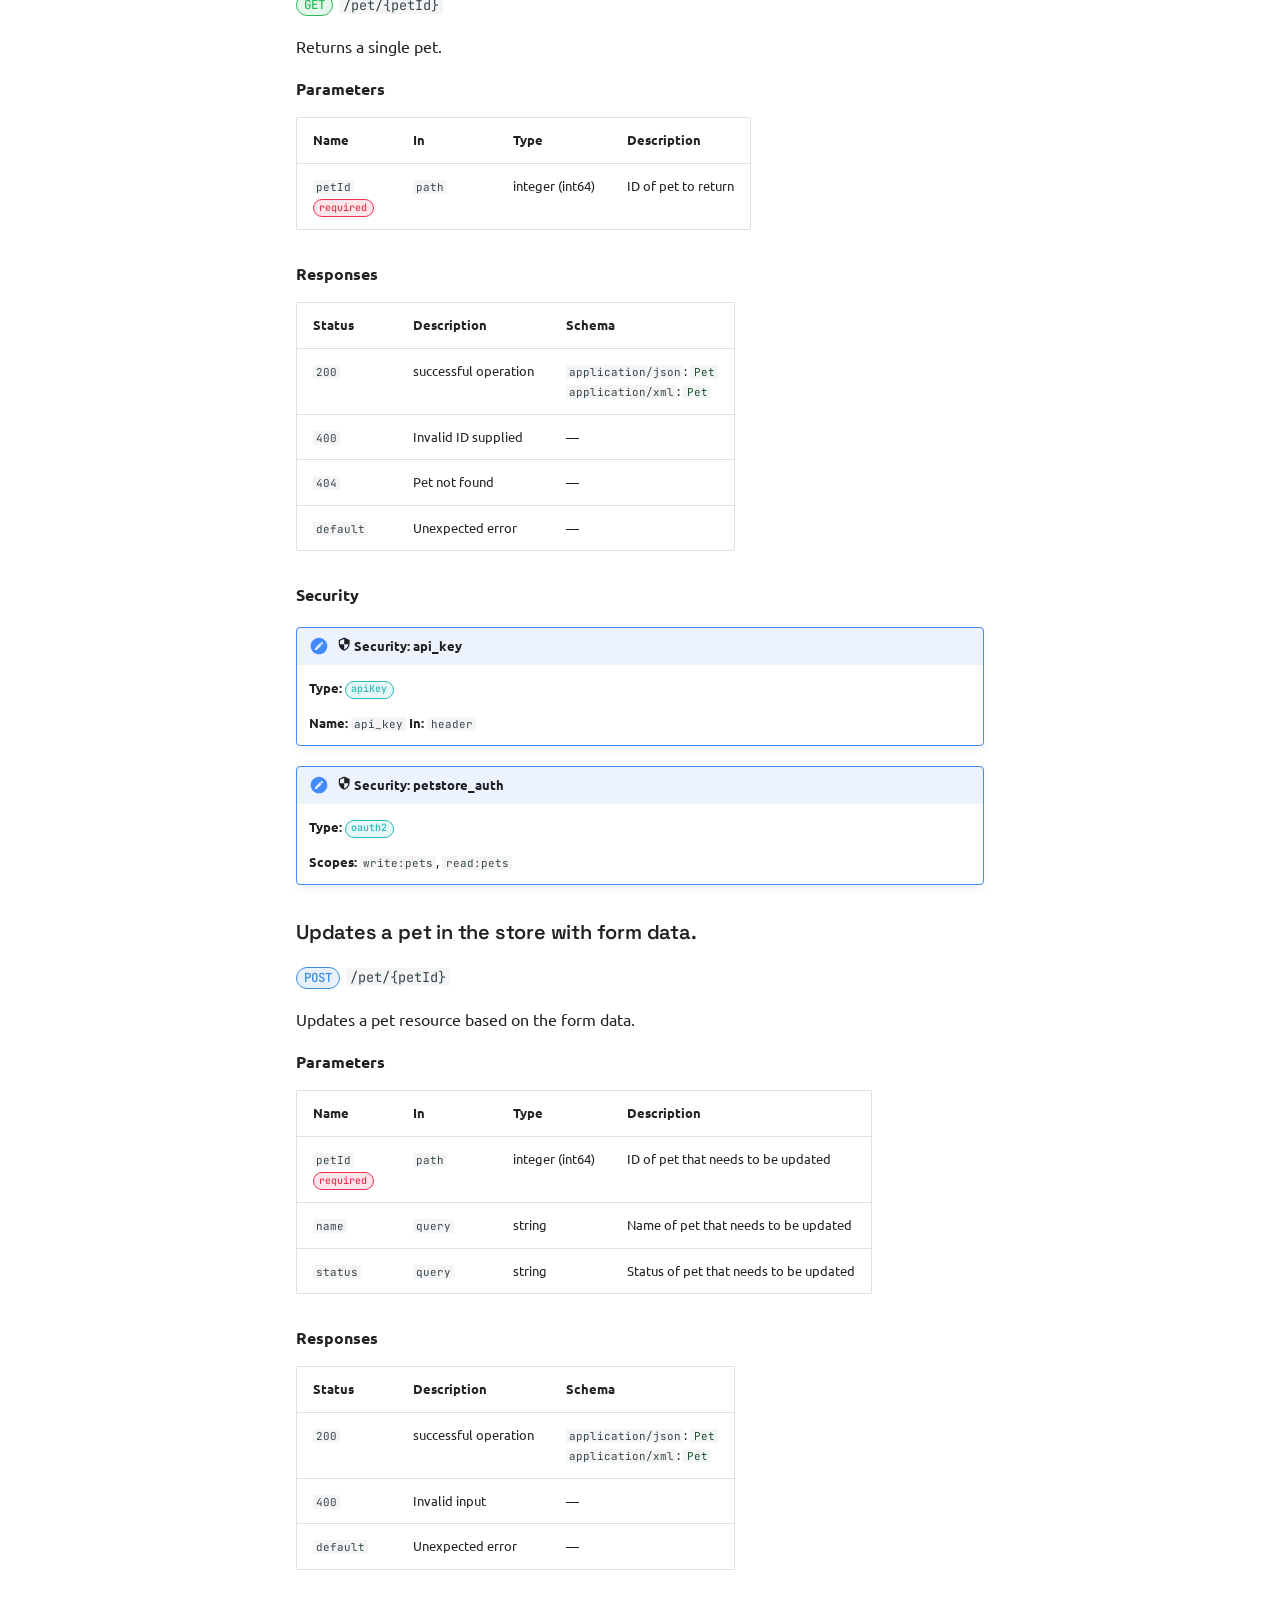
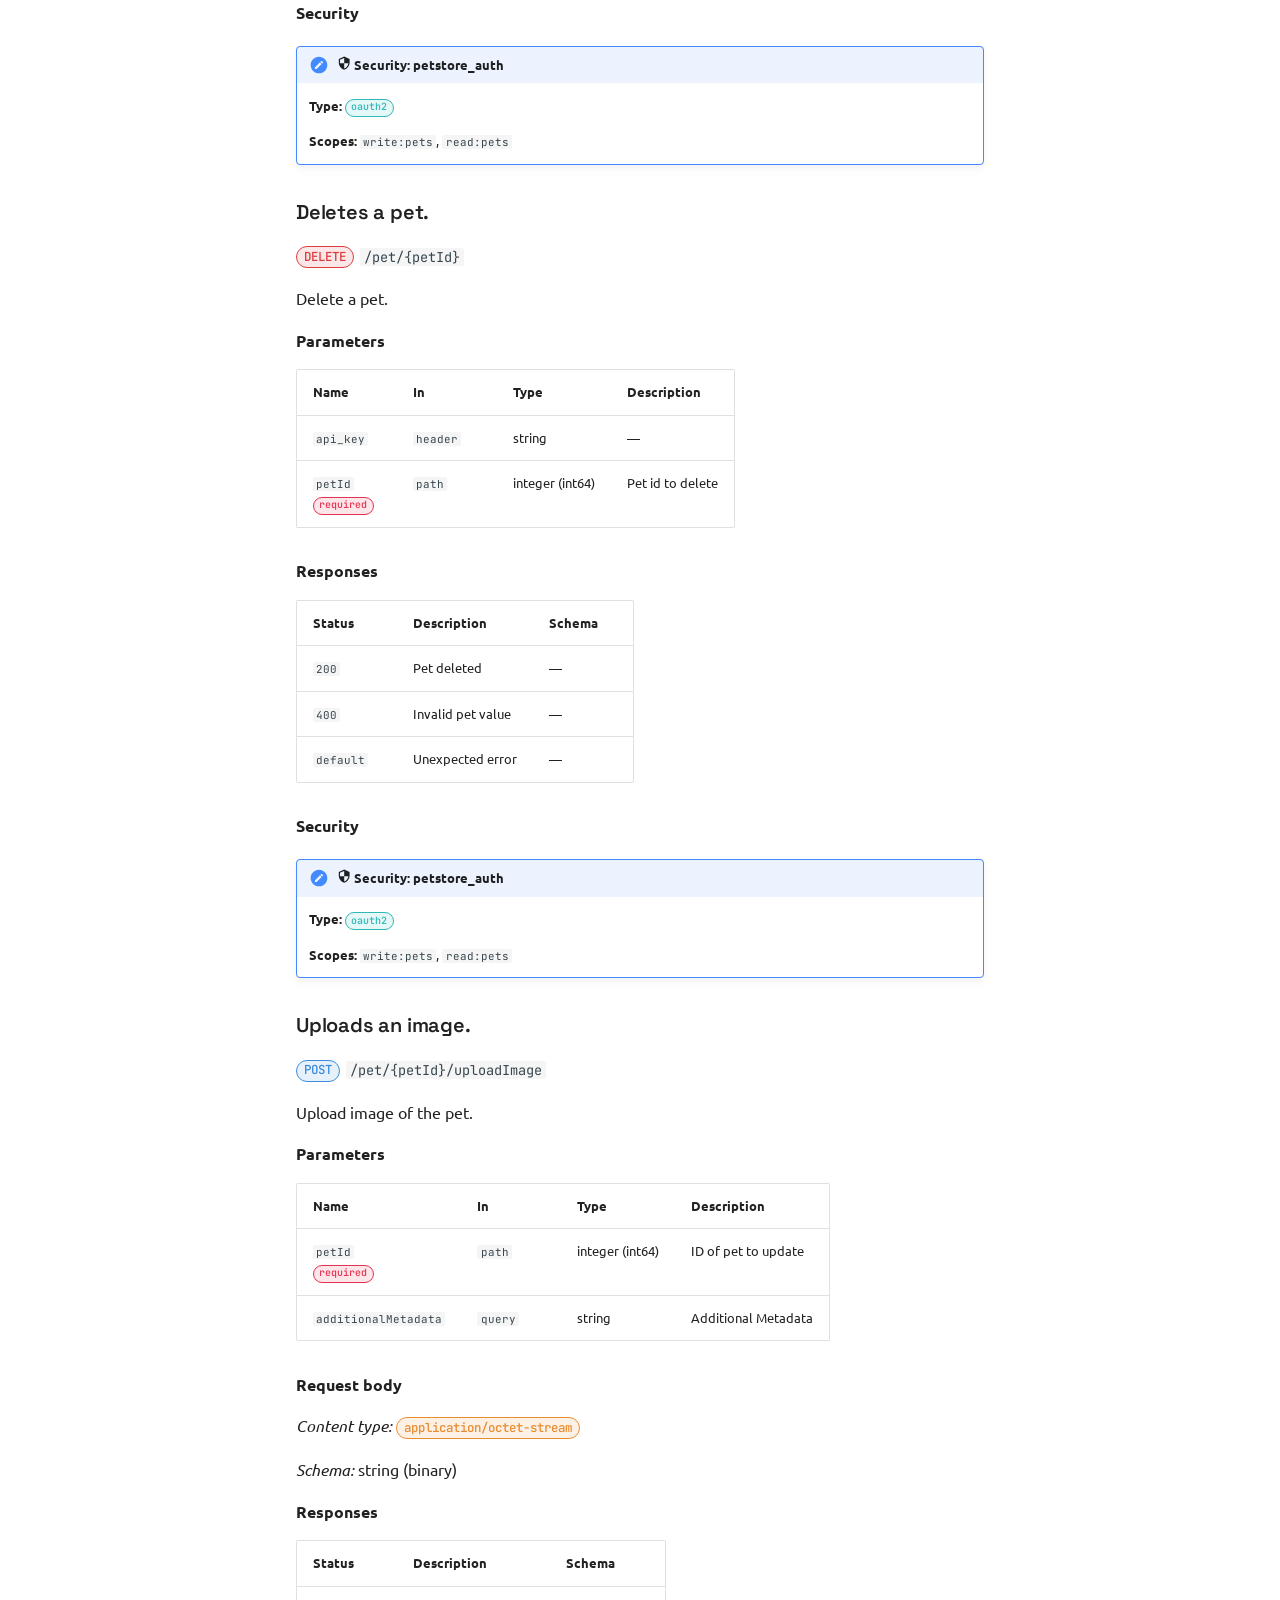
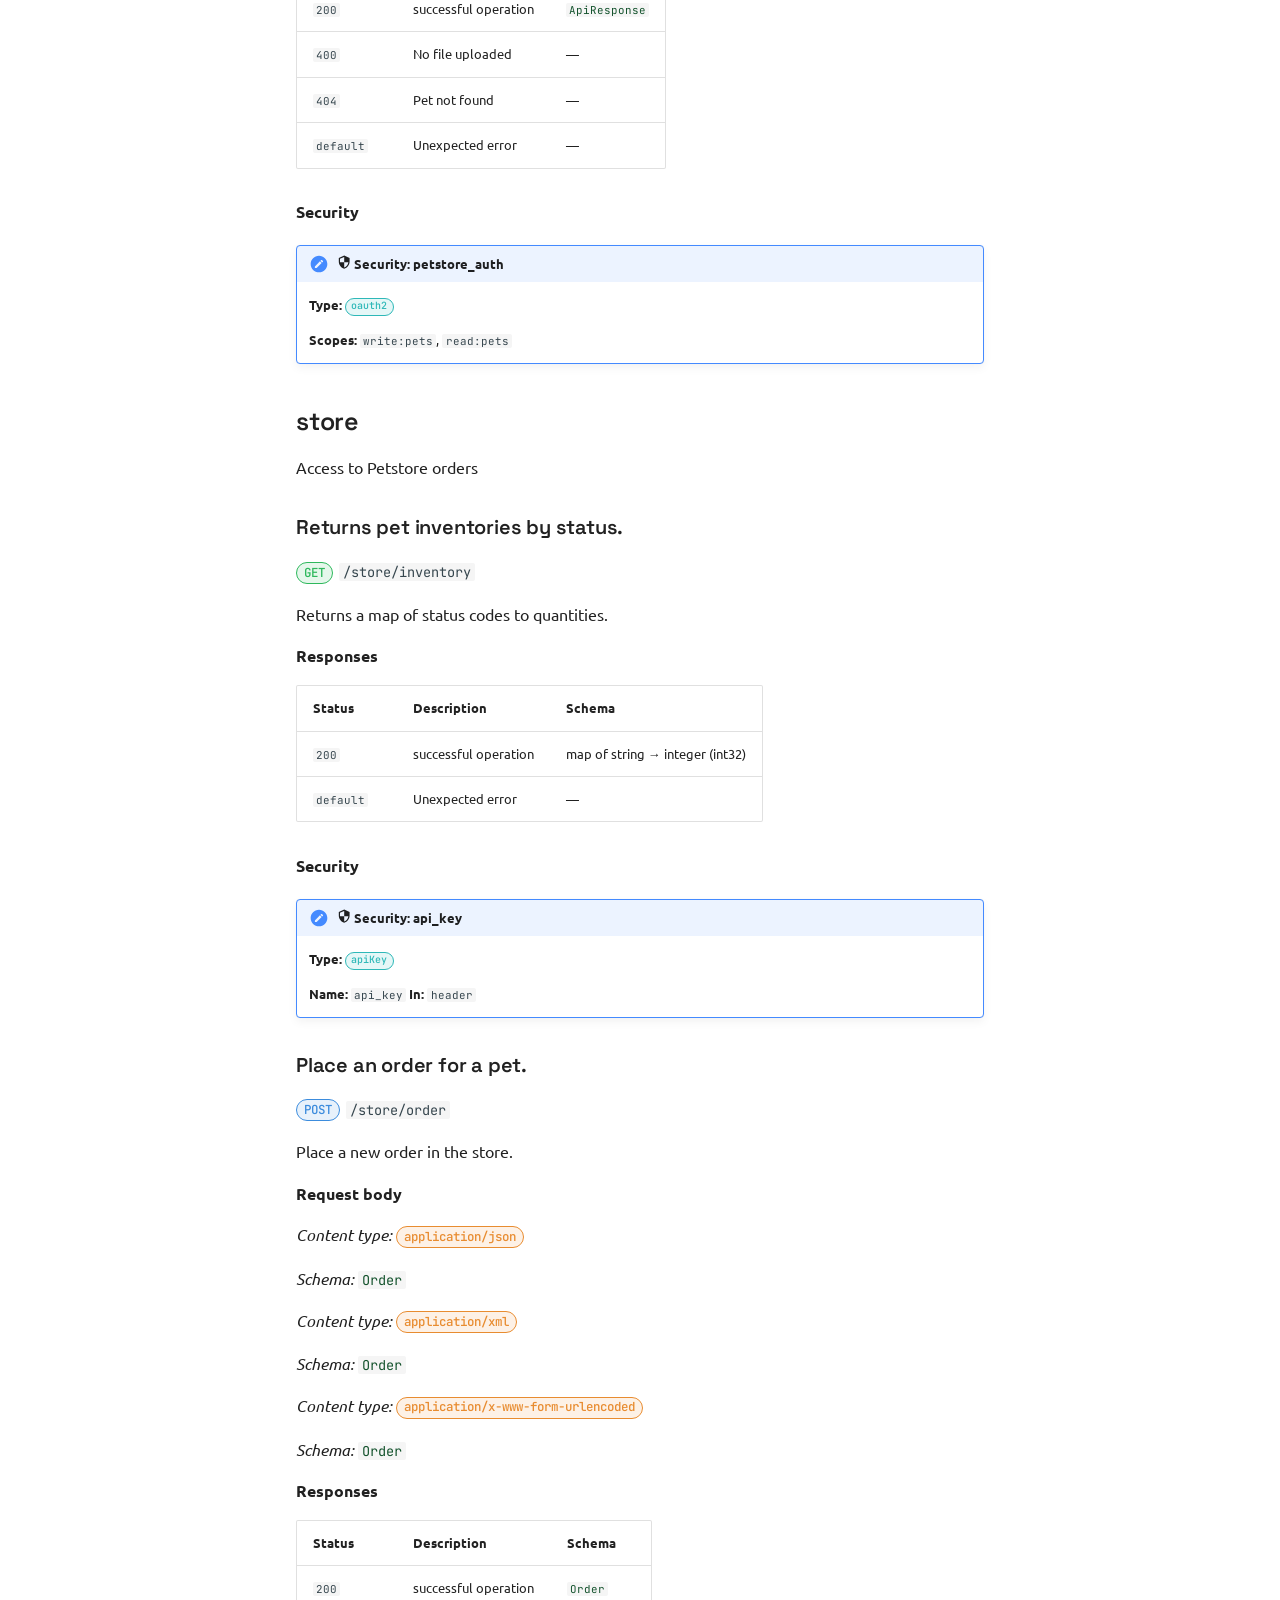
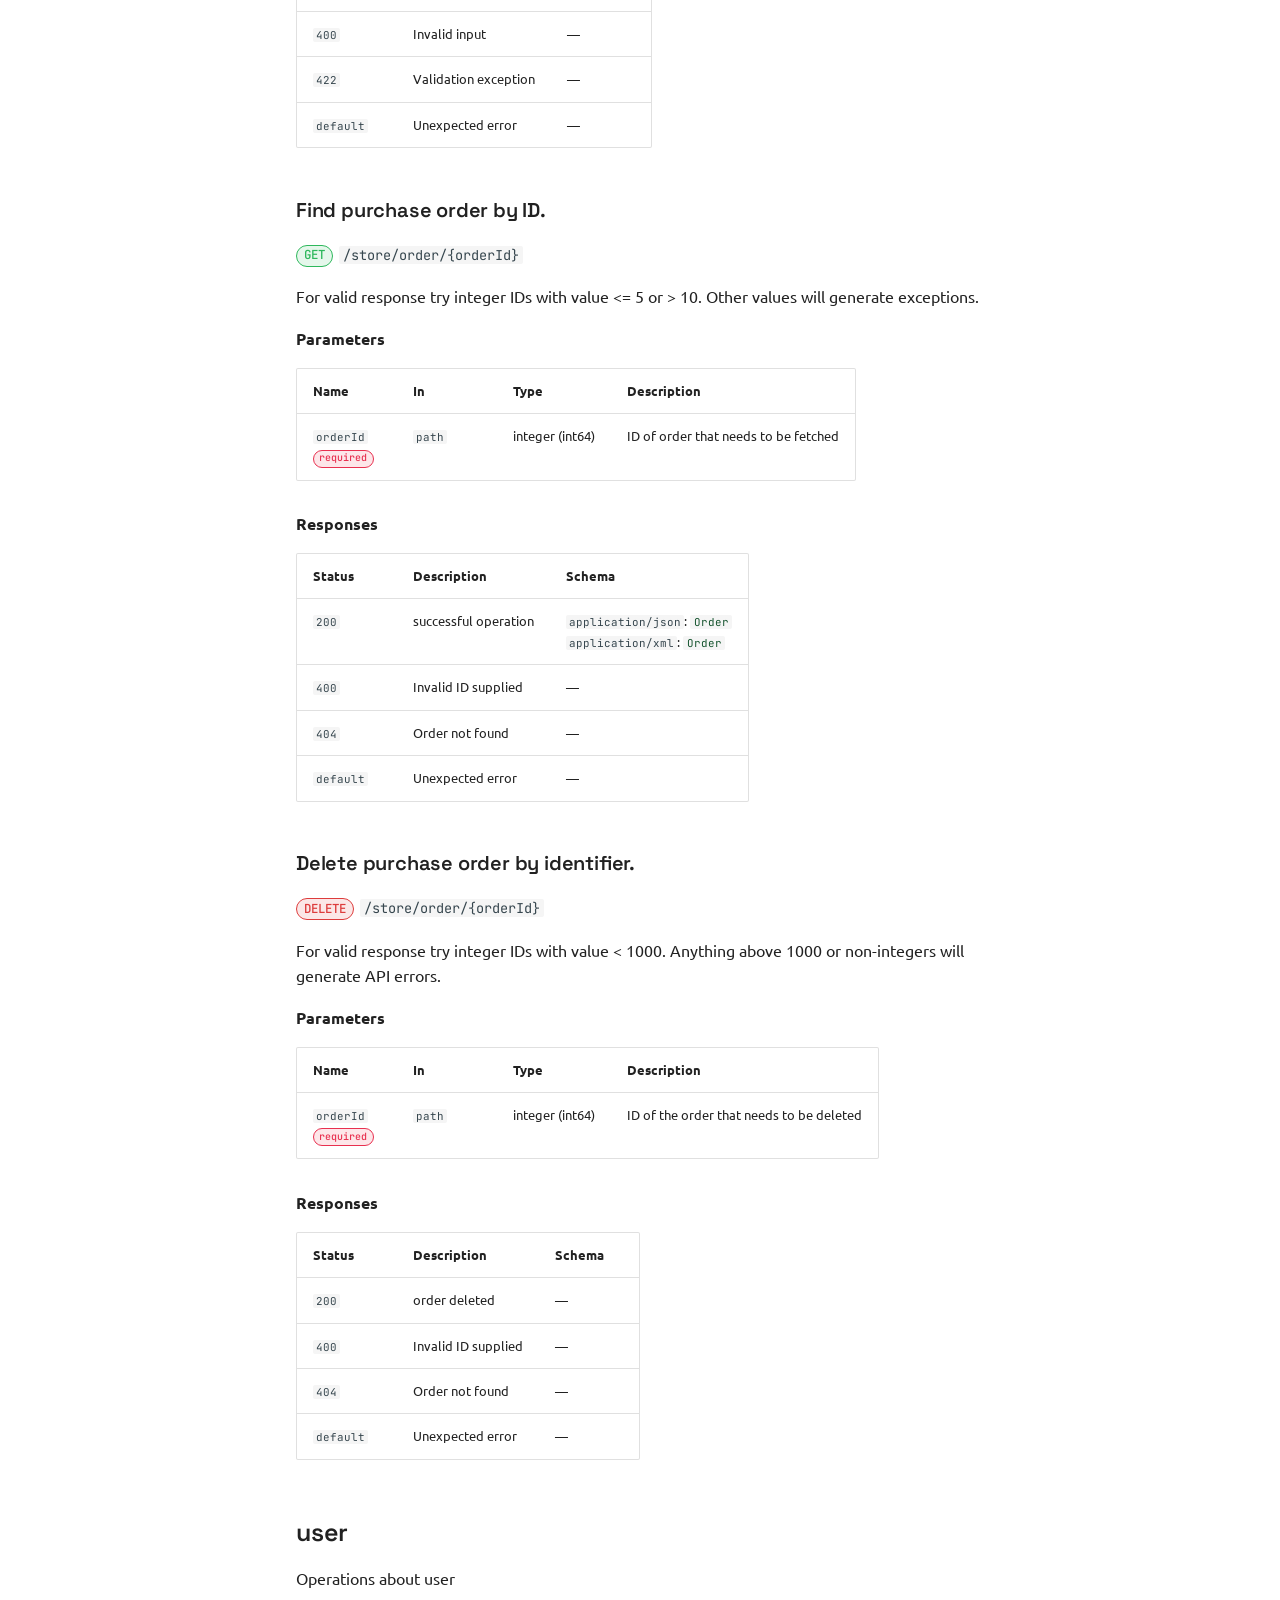
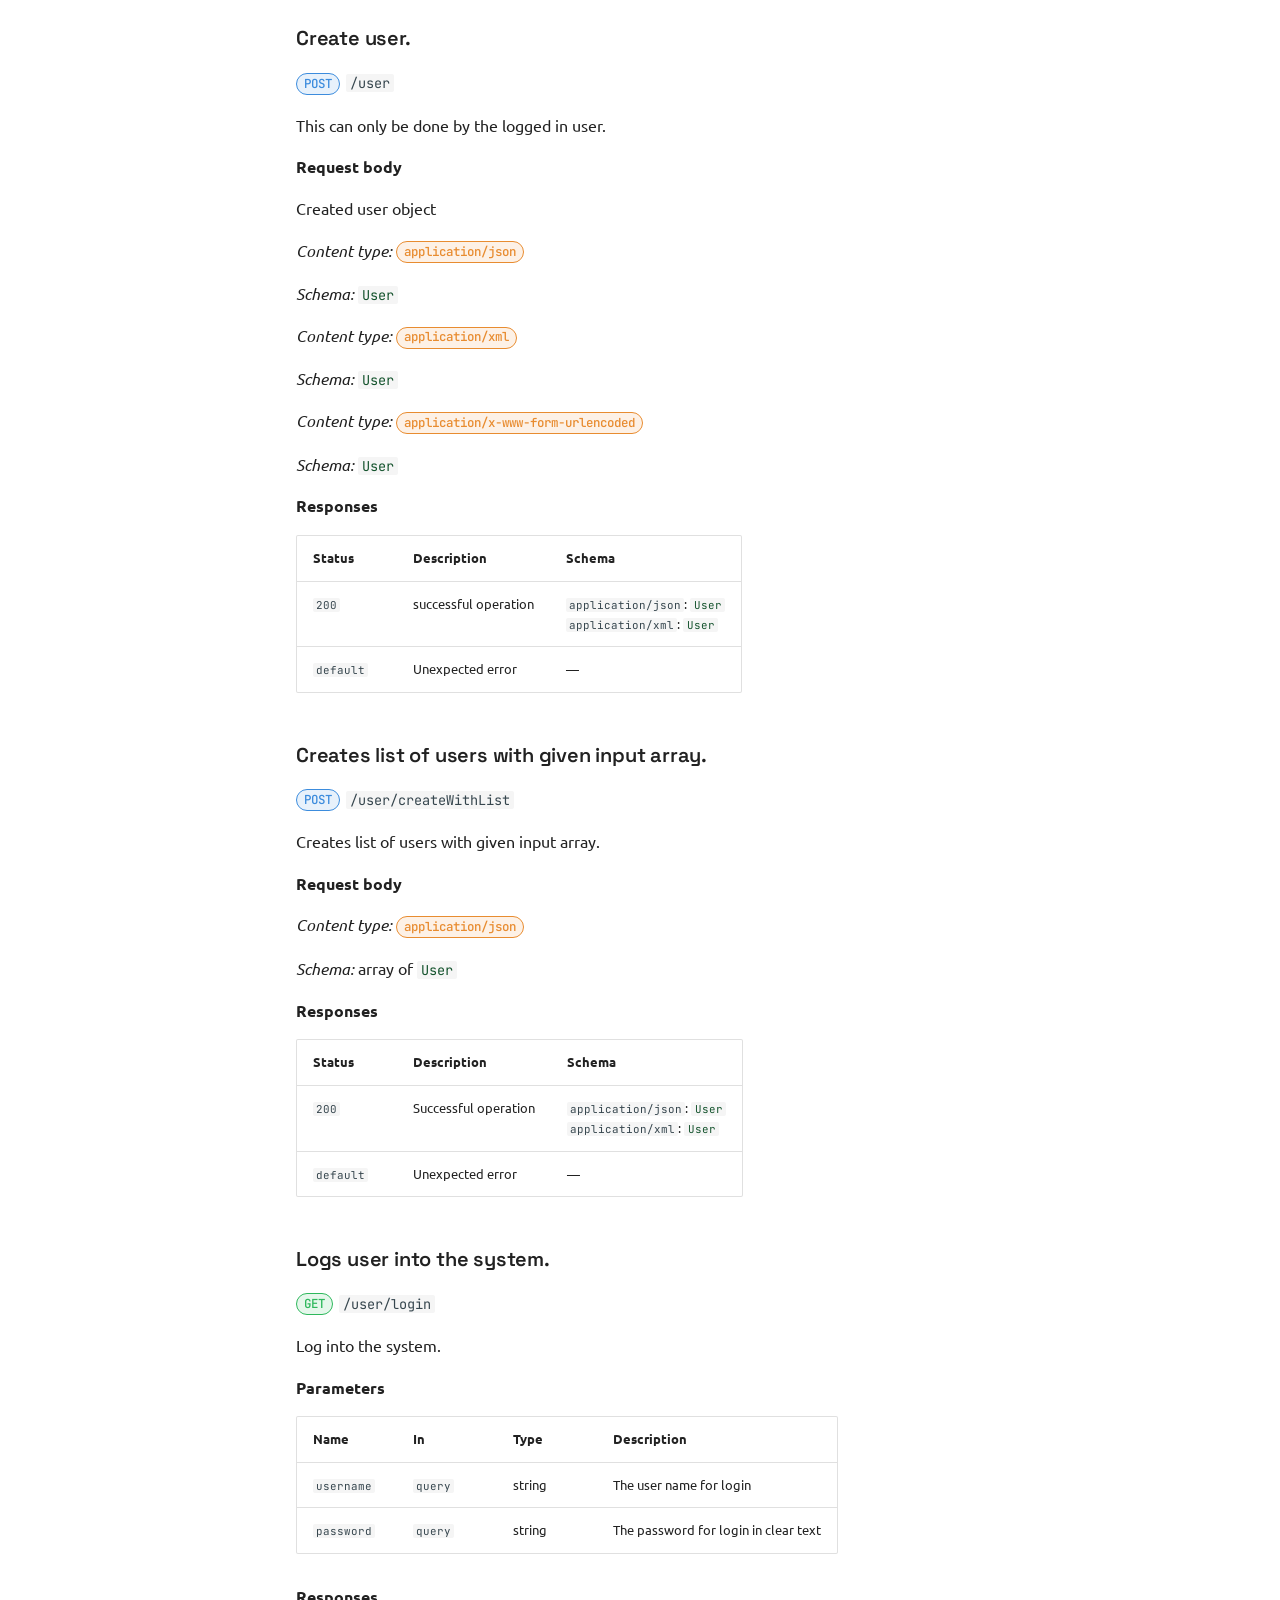
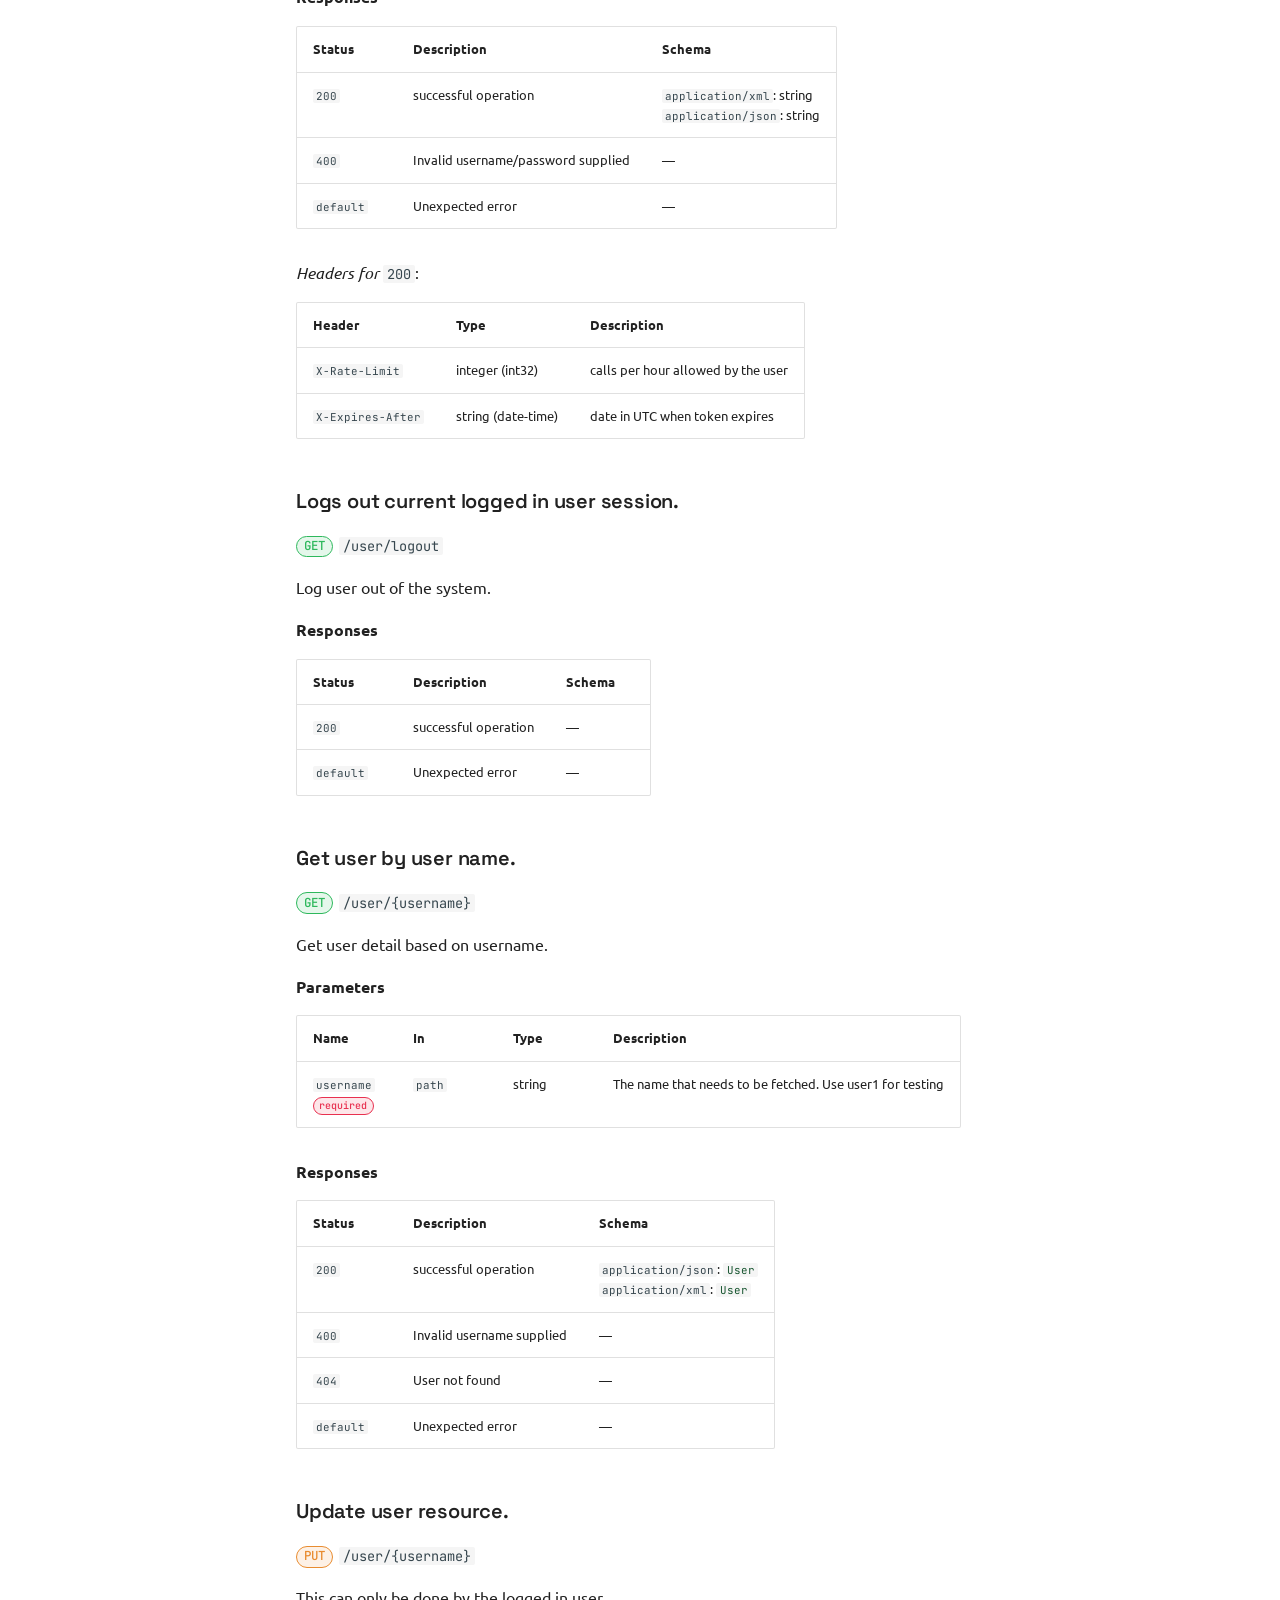
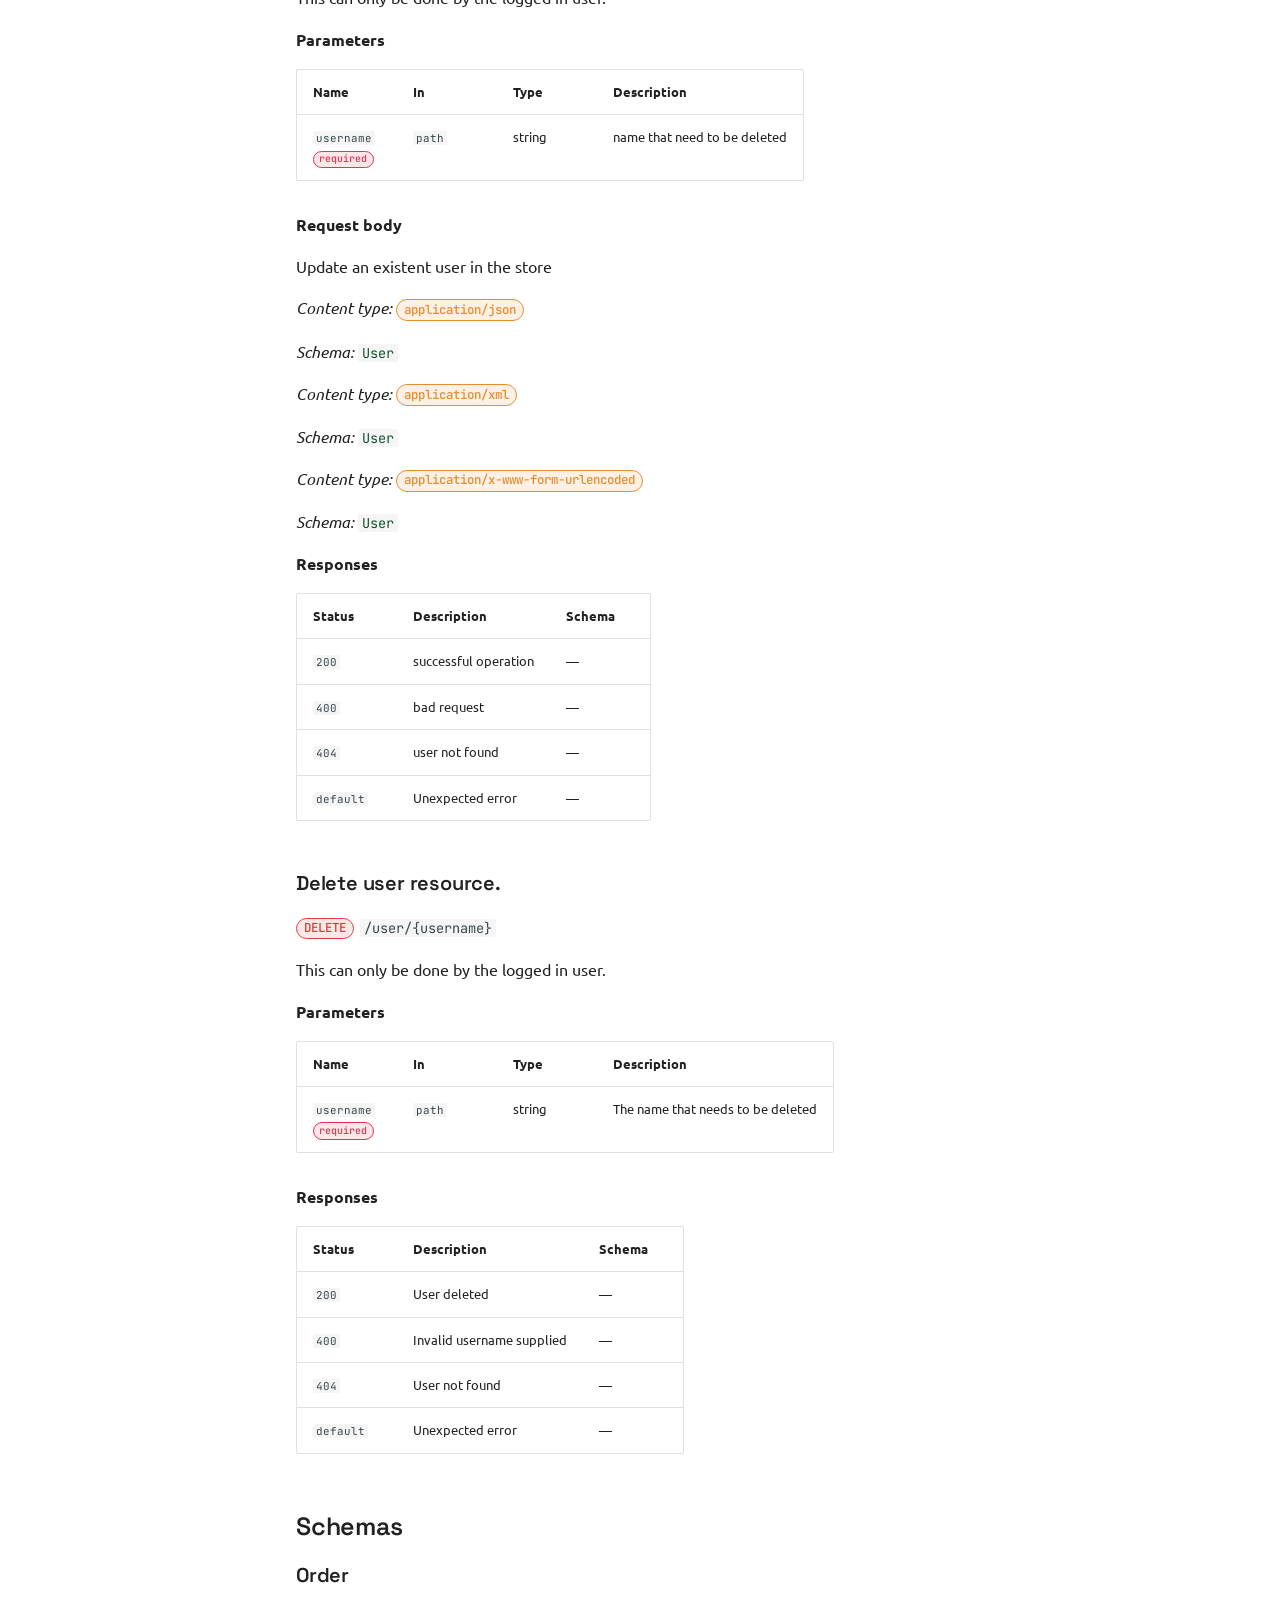
<file: examples/petstore/index.html>
<!doctype html>
<html lang="en" class="no-js">
  <head>
    
      <meta charset="utf-8">
      <meta name="viewport" content="width=device-width,initial-scale=1">
      
        <meta name="description" content="Techdocs Owl plugin form MkDocs that renders AsyncAPI and OpenAPI specs into reference pages at build time.">
      
      
      
        <link rel="canonical" href="https://techdocs-owl.github.io/mkdocs-owl-api/examples/petstore/">
      
      
        <link rel="prev" href="../streetlight/">
      
      
        <link rel="next" href="../compose-spec/">
      
      
        
      
      
      <link rel="icon" href="../../assets/icon.svg">
      <meta name="generator" content="mkdocs-1.6.1, mkdocs-material-9.7.7">
    
    
      
        <title>Petstore (OpenAPI) - MkDocs Owl</title>
      
    
    
      <link rel="stylesheet" href="../../assets/stylesheets/main.ec1eaa64.min.css">
      
        
        <link rel="stylesheet" href="../../assets/stylesheets/palette.ab4e12ef.min.css">
      
      


    
    
      
    
    
      
        
        
        <link rel="preconnect" href="https://fonts.gstatic.com" crossorigin>
        <link rel="stylesheet" href="https://fonts.googleapis.com/css?family=Ubuntu:300,300i,400,400i,700,700i%7CJetBrains+Mono:400,400i,700,700i&display=fallback">
        <style>:root{--md-text-font:"Ubuntu";--md-code-font:"JetBrains Mono"}</style>
      
    
    
      <link rel="stylesheet" href="../../stylesheets/extra.css">
    
      <link rel="stylesheet" href="../../assets/techdocs-owl-api.css">
    
    <script>__md_scope=new URL("../..",location),__md_hash=e=>[...e].reduce(((e,_)=>(e<<5)-e+_.charCodeAt(0)),0),__md_get=(e,_=localStorage,t=__md_scope)=>JSON.parse(_.getItem(t.pathname+"."+e)),__md_set=(e,_,t=localStorage,a=__md_scope)=>{try{t.setItem(a.pathname+"."+e,JSON.stringify(_))}catch(e){}}</script>
    
      

    
    
  </head>
  
  
    
    
      
    
    
    
    
    <body dir="ltr" data-md-color-scheme="default" data-md-color-primary="indigo" data-md-color-accent="indigo">
  
    
    <input class="md-toggle" data-md-toggle="drawer" type="checkbox" id="__drawer" autocomplete="off">
    <input class="md-toggle" data-md-toggle="search" type="checkbox" id="__search" autocomplete="off">
    <label class="md-overlay" for="__drawer"></label>
    <div data-md-component="skip">
      
        
        <a href="#swagger-petstore-openapi-30" class="md-skip">
          Skip to content
        </a>
      
    </div>
    <div data-md-component="announce">
      
    </div>
    
    
      

  

<header class="md-header md-header--shadow" data-md-component="header">
  <nav class="md-header__inner md-grid" aria-label="Header">
    <a href="../.." title="MkDocs Owl" class="md-header__button md-logo" aria-label="MkDocs Owl" data-md-component="logo">
      
  <img src="../../assets/icon-white.svg" alt="logo">

    </a>
    <label class="md-header__button md-icon" for="__drawer">
      
      <svg xmlns="http://www.w3.org/2000/svg" viewBox="0 0 24 24"><path d="M3 6h18v2H3zm0 5h18v2H3zm0 5h18v2H3z"/></svg>
    </label>
    <div class="md-header__title" data-md-component="header-title">
      <div class="md-header__ellipsis">
        <div class="md-header__topic">
          <span class="md-ellipsis">
            MkDocs Owl
          </span>
        </div>
        <div class="md-header__topic" data-md-component="header-topic">
          <span class="md-ellipsis">
            
              Petstore (OpenAPI)
            
          </span>
        </div>
      </div>
    </div>
    
      
        <form class="md-header__option" data-md-component="palette">
  
    
    
    
    <input class="md-option" data-md-color-media="(prefers-color-scheme)" data-md-color-scheme="default" data-md-color-primary="indigo" data-md-color-accent="indigo"  aria-label="Switch to light mode"  type="radio" name="__palette" id="__palette_0">
    
      <label class="md-header__button md-icon" title="Switch to light mode" for="__palette_1" hidden>
        <svg xmlns="http://www.w3.org/2000/svg" viewBox="0 0 24 24"><path d="m14.3 16-.7-2h-3.2l-.7 2H7.8L11 7h2l3.2 9zM20 8.69V4h-4.69L12 .69 8.69 4H4v4.69L.69 12 4 15.31V20h4.69L12 23.31 15.31 20H20v-4.69L23.31 12zm-9.15 3.96h2.3L12 9z"/></svg>
      </label>
    
  
    
    
    
    <input class="md-option" data-md-color-media="(prefers-color-scheme: light)" data-md-color-scheme="default" data-md-color-primary="custom" data-md-color-accent="custom"  aria-label="Switch to dark mode"  type="radio" name="__palette" id="__palette_1">
    
      <label class="md-header__button md-icon" title="Switch to dark mode" for="__palette_2" hidden>
        <svg xmlns="http://www.w3.org/2000/svg" viewBox="0 0 24 24"><path d="m17.75 4.09-2.53 1.94.91 3.06-2.63-1.81-2.63 1.81.91-3.06-2.53-1.94L12.44 4l1.06-3 1.06 3zm3.5 6.91-1.64 1.25.59 1.98-1.7-1.17-1.7 1.17.59-1.98L15.75 11l2.06-.05L18.5 9l.69 1.95zm-2.28 4.95c.83-.08 1.72 1.1 1.19 1.85-.32.45-.66.87-1.08 1.27C15.17 23 8.84 23 4.94 19.07c-3.91-3.9-3.91-10.24 0-14.14.4-.4.82-.76 1.27-1.08.75-.53 1.93.36 1.85 1.19-.27 2.86.69 5.83 2.89 8.02a9.96 9.96 0 0 0 8.02 2.89m-1.64 2.02a12.08 12.08 0 0 1-7.8-3.47c-2.17-2.19-3.33-5-3.49-7.82-2.81 3.14-2.7 7.96.31 10.98 3.02 3.01 7.84 3.12 10.98.31"/></svg>
      </label>
    
  
    
    
    
    <input class="md-option" data-md-color-media="(prefers-color-scheme: dark)" data-md-color-scheme="slate" data-md-color-primary="custom" data-md-color-accent="custom"  aria-label="Switch to system preference"  type="radio" name="__palette" id="__palette_2">
    
      <label class="md-header__button md-icon" title="Switch to system preference" for="__palette_0" hidden>
        <svg xmlns="http://www.w3.org/2000/svg" viewBox="0 0 24 24"><path d="M12 7a5 5 0 0 1 5 5 5 5 0 0 1-5 5 5 5 0 0 1-5-5 5 5 0 0 1 5-5m0 2a3 3 0 0 0-3 3 3 3 0 0 0 3 3 3 3 0 0 0 3-3 3 3 0 0 0-3-3m0-7 2.39 3.42C13.65 5.15 12.84 5 12 5s-1.65.15-2.39.42zM3.34 7l4.16-.35A7.2 7.2 0 0 0 5.94 8.5c-.44.74-.69 1.5-.83 2.29zm.02 10 1.76-3.77a7.131 7.131 0 0 0 2.38 4.14zM20.65 7l-1.77 3.79a7.02 7.02 0 0 0-2.38-4.15zm-.01 10-4.14.36c.59-.51 1.12-1.14 1.54-1.86.42-.73.69-1.5.83-2.29zM12 22l-2.41-3.44c.74.27 1.55.44 2.41.44.82 0 1.63-.17 2.37-.44z"/></svg>
      </label>
    
  
</form>
      
    
    
      <script>var palette=__md_get("__palette");if(palette&&palette.color){if("(prefers-color-scheme)"===palette.color.media){var media=matchMedia("(prefers-color-scheme: light)"),input=document.querySelector(media.matches?"[data-md-color-media='(prefers-color-scheme: light)']":"[data-md-color-media='(prefers-color-scheme: dark)']");palette.color.media=input.getAttribute("data-md-color-media"),palette.color.scheme=input.getAttribute("data-md-color-scheme"),palette.color.primary=input.getAttribute("data-md-color-primary"),palette.color.accent=input.getAttribute("data-md-color-accent")}for(var[key,value]of Object.entries(palette.color))document.body.setAttribute("data-md-color-"+key,value)}</script>
    
    
    
      
      
        <label class="md-header__button md-icon" for="__search">
          
          <svg xmlns="http://www.w3.org/2000/svg" viewBox="0 0 24 24"><path d="M9.5 3A6.5 6.5 0 0 1 16 9.5c0 1.61-.59 3.09-1.56 4.23l.27.27h.79l5 5-1.5 1.5-5-5v-.79l-.27-.27A6.52 6.52 0 0 1 9.5 16 6.5 6.5 0 0 1 3 9.5 6.5 6.5 0 0 1 9.5 3m0 2C7 5 5 7 5 9.5S7 14 9.5 14 14 12 14 9.5 12 5 9.5 5"/></svg>
        </label>
        <div class="md-search" data-md-component="search" role="dialog">
  <label class="md-search__overlay" for="__search"></label>
  <div class="md-search__inner" role="search">
    <form class="md-search__form" name="search">
      <input type="text" class="md-search__input" name="query" aria-label="Search" placeholder="Search" autocapitalize="off" autocorrect="off" autocomplete="off" spellcheck="false" data-md-component="search-query" required>
      <label class="md-search__icon md-icon" for="__search">
        
        <svg xmlns="http://www.w3.org/2000/svg" viewBox="0 0 24 24"><path d="M9.5 3A6.5 6.5 0 0 1 16 9.5c0 1.61-.59 3.09-1.56 4.23l.27.27h.79l5 5-1.5 1.5-5-5v-.79l-.27-.27A6.52 6.52 0 0 1 9.5 16 6.5 6.5 0 0 1 3 9.5 6.5 6.5 0 0 1 9.5 3m0 2C7 5 5 7 5 9.5S7 14 9.5 14 14 12 14 9.5 12 5 9.5 5"/></svg>
        
        <svg xmlns="http://www.w3.org/2000/svg" viewBox="0 0 24 24"><path d="M20 11v2H8l5.5 5.5-1.42 1.42L4.16 12l7.92-7.92L13.5 5.5 8 11z"/></svg>
      </label>
      <nav class="md-search__options" aria-label="Search">
        
        <button type="reset" class="md-search__icon md-icon" title="Clear" aria-label="Clear" tabindex="-1">
          
          <svg xmlns="http://www.w3.org/2000/svg" viewBox="0 0 24 24"><path d="M19 6.41 17.59 5 12 10.59 6.41 5 5 6.41 10.59 12 5 17.59 6.41 19 12 13.41 17.59 19 19 17.59 13.41 12z"/></svg>
        </button>
      </nav>
      
    </form>
    <div class="md-search__output">
      <div class="md-search__scrollwrap" tabindex="0" data-md-scrollfix>
        <div class="md-search-result" data-md-component="search-result">
          <div class="md-search-result__meta">
            Initializing search
          </div>
          <ol class="md-search-result__list" role="presentation"></ol>
        </div>
      </div>
    </div>
  </div>
</div>
      
    
    
      <div class="md-header__source">
        <a href="https://github.com/techdocs-owl/mkdocs-owl-api" title="Go to repository" class="md-source" data-md-component="source">
  <div class="md-source__icon md-icon">
    
    <svg xmlns="http://www.w3.org/2000/svg" viewBox="0 0 448 512"><!--! Font Awesome Free 7.1.0 by @fontawesome - https://fontawesome.com License - https://fontawesome.com/license/free (Icons: CC BY 4.0, Fonts: SIL OFL 1.1, Code: MIT License) Copyright 2025 Fonticons, Inc.--><path d="M439.6 236.1 244 40.5c-5.4-5.5-12.8-8.5-20.4-8.5s-15 3-20.4 8.4L162.5 81l51.5 51.5c27.1-9.1 52.7 16.8 43.4 43.7l49.7 49.7c34.2-11.8 61.2 31 35.5 56.7-26.5 26.5-70.2-2.9-56-37.3L240.3 199v121.9c25.3 12.5 22.3 41.8 9.1 55-6.4 6.4-15.2 10.1-24.3 10.1s-17.8-3.6-24.3-10.1c-17.6-17.6-11.1-46.9 11.2-56v-123c-20.8-8.5-24.6-30.7-18.6-45L142.6 101 8.5 235.1C3 240.6 0 247.9 0 255.5s3 15 8.5 20.4l195.6 195.7c5.4 5.4 12.7 8.4 20.4 8.4s15-3 20.4-8.4l194.7-194.7c5.4-5.4 8.4-12.8 8.4-20.4s-3-15-8.4-20.4"/></svg>
  </div>
  <div class="md-source__repository">
    techdocs-owl/mkdocs-owl-api
  </div>
</a>
      </div>
    
  </nav>
  
</header>
    
    <div class="md-container" data-md-component="container">
      
      
        
          
        
      
      <main class="md-main" data-md-component="main">
        <div class="md-main__inner md-grid">
          
            
              
              <div class="md-sidebar md-sidebar--primary" data-md-component="sidebar" data-md-type="navigation" >
                <div class="md-sidebar__scrollwrap">
                  <div class="md-sidebar__inner">
                    



<nav class="md-nav md-nav--primary" aria-label="Navigation" data-md-level="0">
  <label class="md-nav__title" for="__drawer">
    <a href="../.." title="MkDocs Owl" class="md-nav__button md-logo" aria-label="MkDocs Owl" data-md-component="logo">
      
  <img src="../../assets/icon-white.svg" alt="logo">

    </a>
    MkDocs Owl
  </label>
  
    <div class="md-nav__source">
      <a href="https://github.com/techdocs-owl/mkdocs-owl-api" title="Go to repository" class="md-source" data-md-component="source">
  <div class="md-source__icon md-icon">
    
    <svg xmlns="http://www.w3.org/2000/svg" viewBox="0 0 448 512"><!--! Font Awesome Free 7.1.0 by @fontawesome - https://fontawesome.com License - https://fontawesome.com/license/free (Icons: CC BY 4.0, Fonts: SIL OFL 1.1, Code: MIT License) Copyright 2025 Fonticons, Inc.--><path d="M439.6 236.1 244 40.5c-5.4-5.5-12.8-8.5-20.4-8.5s-15 3-20.4 8.4L162.5 81l51.5 51.5c27.1-9.1 52.7 16.8 43.4 43.7l49.7 49.7c34.2-11.8 61.2 31 35.5 56.7-26.5 26.5-70.2-2.9-56-37.3L240.3 199v121.9c25.3 12.5 22.3 41.8 9.1 55-6.4 6.4-15.2 10.1-24.3 10.1s-17.8-3.6-24.3-10.1c-17.6-17.6-11.1-46.9 11.2-56v-123c-20.8-8.5-24.6-30.7-18.6-45L142.6 101 8.5 235.1C3 240.6 0 247.9 0 255.5s3 15 8.5 20.4l195.6 195.7c5.4 5.4 12.7 8.4 20.4 8.4s15-3 20.4-8.4l194.7-194.7c5.4-5.4 8.4-12.8 8.4-20.4s-3-15-8.4-20.4"/></svg>
  </div>
  <div class="md-source__repository">
    techdocs-owl/mkdocs-owl-api
  </div>
</a>
    </div>
  
  <ul class="md-nav__list" data-md-scrollfix>
    
      
      
  
  
  
  
    <li class="md-nav__item">
      <a href="../.." class="md-nav__link">
        
  
  
  <span class="md-ellipsis">
    
  
    Home
  

    
  </span>
  
  

      </a>
    </li>
  

    
      
      
  
  
  
  
    <li class="md-nav__item">
      <a href="../../getting-started/" class="md-nav__link">
        
  
  
  <span class="md-ellipsis">
    
  
    Getting started
  

    
  </span>
  
  

      </a>
    </li>
  

    
      
      
  
  
  
  
    <li class="md-nav__item">
      <a href="../../customization/" class="md-nav__link">
        
  
  
  <span class="md-ellipsis">
    
  
    Customization
  

    
  </span>
  
  

      </a>
    </li>
  

    
      
      
  
  
    
  
  
  
    
    
    
    
    
    <li class="md-nav__item md-nav__item--active md-nav__item--nested">
      
        
        
        <input class="md-nav__toggle md-toggle " type="checkbox" id="__nav_4" checked>
        
          
          <label class="md-nav__link" for="__nav_4" id="__nav_4_label" tabindex="0">
            
  
  
  <span class="md-ellipsis">
    
  
    Examples
  

    
  </span>
  
  

            <span class="md-nav__icon md-icon"></span>
          </label>
        
        <nav class="md-nav" data-md-level="1" aria-labelledby="__nav_4_label" aria-expanded="true">
          <label class="md-nav__title" for="__nav_4">
            <span class="md-nav__icon md-icon"></span>
            
  
    Examples
  

          </label>
          <ul class="md-nav__list" data-md-scrollfix>
            
              
                
  
  
  
  
    <li class="md-nav__item">
      <a href="../streetlight/" class="md-nav__link">
        
  
  
  <span class="md-ellipsis">
    
  
    Streetlight (AsyncAPI)
  

    
  </span>
  
  

      </a>
    </li>
  

              
            
              
                
  
  
    
  
  
  
    <li class="md-nav__item md-nav__item--active">
      
      <input class="md-nav__toggle md-toggle" type="checkbox" id="__toc">
      
      
        
      
      
        <label class="md-nav__link md-nav__link--active" for="__toc">
          
  
  
  <span class="md-ellipsis">
    
  
    Petstore (OpenAPI)
  

    
  </span>
  
  

          <span class="md-nav__icon md-icon"></span>
        </label>
      
      <a href="./" class="md-nav__link md-nav__link--active">
        
  
  
  <span class="md-ellipsis">
    
  
    Petstore (OpenAPI)
  

    
  </span>
  
  

      </a>
      
        

<nav class="md-nav md-nav--secondary" aria-label="Table of contents">
  
  
  
    
  
  
    <label class="md-nav__title" for="__toc">
      <span class="md-nav__icon md-icon"></span>
      Table of contents
    </label>
    <ul class="md-nav__list" data-md-component="toc" data-md-scrollfix>
      
        <li class="md-nav__item">
  <a href="#servers" class="md-nav__link">
    <span class="md-ellipsis">
      
        Servers
      
    </span>
  </a>
  
</li>
      
        <li class="md-nav__item">
  <a href="#tag-pet" class="md-nav__link">
    <span class="md-ellipsis">
      
        pet
      
    </span>
  </a>
  
    <nav class="md-nav" aria-label="pet">
      <ul class="md-nav__list">
        
          <li class="md-nav__item">
  <a href="#endpoints-pet-put-pet" class="md-nav__link">
    <span class="md-ellipsis">
      
        Update an existing pet.
      
    </span>
  </a>
  
</li>
        
          <li class="md-nav__item">
  <a href="#endpoints-pet-post-pet" class="md-nav__link">
    <span class="md-ellipsis">
      
        Add a new pet to the store.
      
    </span>
  </a>
  
</li>
        
          <li class="md-nav__item">
  <a href="#endpoints-pet-get-pet-findbystatus" class="md-nav__link">
    <span class="md-ellipsis">
      
        Finds Pets by status.
      
    </span>
  </a>
  
</li>
        
          <li class="md-nav__item">
  <a href="#endpoints-pet-get-pet-findbytags" class="md-nav__link">
    <span class="md-ellipsis">
      
        Finds Pets by tags.
      
    </span>
  </a>
  
</li>
        
          <li class="md-nav__item">
  <a href="#endpoints-pet-get-pet-petid" class="md-nav__link">
    <span class="md-ellipsis">
      
        Find pet by ID.
      
    </span>
  </a>
  
</li>
        
          <li class="md-nav__item">
  <a href="#endpoints-pet-post-pet-petid" class="md-nav__link">
    <span class="md-ellipsis">
      
        Updates a pet in the store with form data.
      
    </span>
  </a>
  
</li>
        
          <li class="md-nav__item">
  <a href="#endpoints-pet-delete-pet-petid" class="md-nav__link">
    <span class="md-ellipsis">
      
        Deletes a pet.
      
    </span>
  </a>
  
</li>
        
          <li class="md-nav__item">
  <a href="#endpoints-pet-post-pet-petid-uploadimage" class="md-nav__link">
    <span class="md-ellipsis">
      
        Uploads an image.
      
    </span>
  </a>
  
</li>
        
      </ul>
    </nav>
  
</li>
      
        <li class="md-nav__item">
  <a href="#tag-store" class="md-nav__link">
    <span class="md-ellipsis">
      
        store
      
    </span>
  </a>
  
    <nav class="md-nav" aria-label="store">
      <ul class="md-nav__list">
        
          <li class="md-nav__item">
  <a href="#endpoints-store-get-store-inventory" class="md-nav__link">
    <span class="md-ellipsis">
      
        Returns pet inventories by status.
      
    </span>
  </a>
  
</li>
        
          <li class="md-nav__item">
  <a href="#endpoints-store-post-store-order" class="md-nav__link">
    <span class="md-ellipsis">
      
        Place an order for a pet.
      
    </span>
  </a>
  
</li>
        
          <li class="md-nav__item">
  <a href="#endpoints-store-get-store-order-orderid" class="md-nav__link">
    <span class="md-ellipsis">
      
        Find purchase order by ID.
      
    </span>
  </a>
  
</li>
        
          <li class="md-nav__item">
  <a href="#endpoints-store-delete-store-order-orderid" class="md-nav__link">
    <span class="md-ellipsis">
      
        Delete purchase order by identifier.
      
    </span>
  </a>
  
</li>
        
      </ul>
    </nav>
  
</li>
      
        <li class="md-nav__item">
  <a href="#tag-user" class="md-nav__link">
    <span class="md-ellipsis">
      
        user
      
    </span>
  </a>
  
    <nav class="md-nav" aria-label="user">
      <ul class="md-nav__list">
        
          <li class="md-nav__item">
  <a href="#endpoints-user-post-user" class="md-nav__link">
    <span class="md-ellipsis">
      
        Create user.
      
    </span>
  </a>
  
</li>
        
          <li class="md-nav__item">
  <a href="#endpoints-user-post-user-createwithlist" class="md-nav__link">
    <span class="md-ellipsis">
      
        Creates list of users with given input array.
      
    </span>
  </a>
  
</li>
        
          <li class="md-nav__item">
  <a href="#endpoints-user-get-user-login" class="md-nav__link">
    <span class="md-ellipsis">
      
        Logs user into the system.
      
    </span>
  </a>
  
</li>
        
          <li class="md-nav__item">
  <a href="#endpoints-user-get-user-logout" class="md-nav__link">
    <span class="md-ellipsis">
      
        Logs out current logged in user session.
      
    </span>
  </a>
  
</li>
        
          <li class="md-nav__item">
  <a href="#endpoints-user-get-user-username" class="md-nav__link">
    <span class="md-ellipsis">
      
        Get user by user name.
      
    </span>
  </a>
  
</li>
        
          <li class="md-nav__item">
  <a href="#endpoints-user-put-user-username" class="md-nav__link">
    <span class="md-ellipsis">
      
        Update user resource.
      
    </span>
  </a>
  
</li>
        
          <li class="md-nav__item">
  <a href="#endpoints-user-delete-user-username" class="md-nav__link">
    <span class="md-ellipsis">
      
        Delete user resource.
      
    </span>
  </a>
  
</li>
        
      </ul>
    </nav>
  
</li>
      
        <li class="md-nav__item">
  <a href="#schemas" class="md-nav__link">
    <span class="md-ellipsis">
      
        Schemas
      
    </span>
  </a>
  
    <nav class="md-nav" aria-label="Schemas">
      <ul class="md-nav__list">
        
          <li class="md-nav__item">
  <a href="#schemas-order" class="md-nav__link">
    <span class="md-ellipsis">
      
        Order
      
    </span>
  </a>
  
</li>
        
          <li class="md-nav__item">
  <a href="#schemas-category" class="md-nav__link">
    <span class="md-ellipsis">
      
        Category
      
    </span>
  </a>
  
</li>
        
          <li class="md-nav__item">
  <a href="#schemas-user" class="md-nav__link">
    <span class="md-ellipsis">
      
        User
      
    </span>
  </a>
  
</li>
        
          <li class="md-nav__item">
  <a href="#schemas-tag" class="md-nav__link">
    <span class="md-ellipsis">
      
        Tag
      
    </span>
  </a>
  
</li>
        
          <li class="md-nav__item">
  <a href="#schemas-pet" class="md-nav__link">
    <span class="md-ellipsis">
      
        Pet
      
    </span>
  </a>
  
</li>
        
          <li class="md-nav__item">
  <a href="#schemas-apiresponse" class="md-nav__link">
    <span class="md-ellipsis">
      
        ApiResponse
      
    </span>
  </a>
  
</li>
        
      </ul>
    </nav>
  
</li>
      
    </ul>
  
</nav>
      
    </li>
  

              
            
              
                
  
  
  
  
    <li class="md-nav__item">
      <a href="../compose-spec/" class="md-nav__link">
        
  
  
  <span class="md-ellipsis">
    
  
    Compose Specification (JSON Schema)
  

    
  </span>
  
  

      </a>
    </li>
  

              
            
          </ul>
        </nav>
      
    </li>
  

    
  </ul>
</nav>
                  </div>
                </div>
              </div>
            
            
              
              <div class="md-sidebar md-sidebar--secondary" data-md-component="sidebar" data-md-type="toc" >
                <div class="md-sidebar__scrollwrap">
                  <div class="md-sidebar__inner">
                    

<nav class="md-nav md-nav--secondary" aria-label="Table of contents">
  
  
  
    
  
  
    <label class="md-nav__title" for="__toc">
      <span class="md-nav__icon md-icon"></span>
      Table of contents
    </label>
    <ul class="md-nav__list" data-md-component="toc" data-md-scrollfix>
      
        <li class="md-nav__item">
  <a href="#servers" class="md-nav__link">
    <span class="md-ellipsis">
      
        Servers
      
    </span>
  </a>
  
</li>
      
        <li class="md-nav__item">
  <a href="#tag-pet" class="md-nav__link">
    <span class="md-ellipsis">
      
        pet
      
    </span>
  </a>
  
    <nav class="md-nav" aria-label="pet">
      <ul class="md-nav__list">
        
          <li class="md-nav__item">
  <a href="#endpoints-pet-put-pet" class="md-nav__link">
    <span class="md-ellipsis">
      
        Update an existing pet.
      
    </span>
  </a>
  
</li>
        
          <li class="md-nav__item">
  <a href="#endpoints-pet-post-pet" class="md-nav__link">
    <span class="md-ellipsis">
      
        Add a new pet to the store.
      
    </span>
  </a>
  
</li>
        
          <li class="md-nav__item">
  <a href="#endpoints-pet-get-pet-findbystatus" class="md-nav__link">
    <span class="md-ellipsis">
      
        Finds Pets by status.
      
    </span>
  </a>
  
</li>
        
          <li class="md-nav__item">
  <a href="#endpoints-pet-get-pet-findbytags" class="md-nav__link">
    <span class="md-ellipsis">
      
        Finds Pets by tags.
      
    </span>
  </a>
  
</li>
        
          <li class="md-nav__item">
  <a href="#endpoints-pet-get-pet-petid" class="md-nav__link">
    <span class="md-ellipsis">
      
        Find pet by ID.
      
    </span>
  </a>
  
</li>
        
          <li class="md-nav__item">
  <a href="#endpoints-pet-post-pet-petid" class="md-nav__link">
    <span class="md-ellipsis">
      
        Updates a pet in the store with form data.
      
    </span>
  </a>
  
</li>
        
          <li class="md-nav__item">
  <a href="#endpoints-pet-delete-pet-petid" class="md-nav__link">
    <span class="md-ellipsis">
      
        Deletes a pet.
      
    </span>
  </a>
  
</li>
        
          <li class="md-nav__item">
  <a href="#endpoints-pet-post-pet-petid-uploadimage" class="md-nav__link">
    <span class="md-ellipsis">
      
        Uploads an image.
      
    </span>
  </a>
  
</li>
        
      </ul>
    </nav>
  
</li>
      
        <li class="md-nav__item">
  <a href="#tag-store" class="md-nav__link">
    <span class="md-ellipsis">
      
        store
      
    </span>
  </a>
  
    <nav class="md-nav" aria-label="store">
      <ul class="md-nav__list">
        
          <li class="md-nav__item">
  <a href="#endpoints-store-get-store-inventory" class="md-nav__link">
    <span class="md-ellipsis">
      
        Returns pet inventories by status.
      
    </span>
  </a>
  
</li>
        
          <li class="md-nav__item">
  <a href="#endpoints-store-post-store-order" class="md-nav__link">
    <span class="md-ellipsis">
      
        Place an order for a pet.
      
    </span>
  </a>
  
</li>
        
          <li class="md-nav__item">
  <a href="#endpoints-store-get-store-order-orderid" class="md-nav__link">
    <span class="md-ellipsis">
      
        Find purchase order by ID.
      
    </span>
  </a>
  
</li>
        
          <li class="md-nav__item">
  <a href="#endpoints-store-delete-store-order-orderid" class="md-nav__link">
    <span class="md-ellipsis">
      
        Delete purchase order by identifier.
      
    </span>
  </a>
  
</li>
        
      </ul>
    </nav>
  
</li>
      
        <li class="md-nav__item">
  <a href="#tag-user" class="md-nav__link">
    <span class="md-ellipsis">
      
        user
      
    </span>
  </a>
  
    <nav class="md-nav" aria-label="user">
      <ul class="md-nav__list">
        
          <li class="md-nav__item">
  <a href="#endpoints-user-post-user" class="md-nav__link">
    <span class="md-ellipsis">
      
        Create user.
      
    </span>
  </a>
  
</li>
        
          <li class="md-nav__item">
  <a href="#endpoints-user-post-user-createwithlist" class="md-nav__link">
    <span class="md-ellipsis">
      
        Creates list of users with given input array.
      
    </span>
  </a>
  
</li>
        
          <li class="md-nav__item">
  <a href="#endpoints-user-get-user-login" class="md-nav__link">
    <span class="md-ellipsis">
      
        Logs user into the system.
      
    </span>
  </a>
  
</li>
        
          <li class="md-nav__item">
  <a href="#endpoints-user-get-user-logout" class="md-nav__link">
    <span class="md-ellipsis">
      
        Logs out current logged in user session.
      
    </span>
  </a>
  
</li>
        
          <li class="md-nav__item">
  <a href="#endpoints-user-get-user-username" class="md-nav__link">
    <span class="md-ellipsis">
      
        Get user by user name.
      
    </span>
  </a>
  
</li>
        
          <li class="md-nav__item">
  <a href="#endpoints-user-put-user-username" class="md-nav__link">
    <span class="md-ellipsis">
      
        Update user resource.
      
    </span>
  </a>
  
</li>
        
          <li class="md-nav__item">
  <a href="#endpoints-user-delete-user-username" class="md-nav__link">
    <span class="md-ellipsis">
      
        Delete user resource.
      
    </span>
  </a>
  
</li>
        
      </ul>
    </nav>
  
</li>
      
        <li class="md-nav__item">
  <a href="#schemas" class="md-nav__link">
    <span class="md-ellipsis">
      
        Schemas
      
    </span>
  </a>
  
    <nav class="md-nav" aria-label="Schemas">
      <ul class="md-nav__list">
        
          <li class="md-nav__item">
  <a href="#schemas-order" class="md-nav__link">
    <span class="md-ellipsis">
      
        Order
      
    </span>
  </a>
  
</li>
        
          <li class="md-nav__item">
  <a href="#schemas-category" class="md-nav__link">
    <span class="md-ellipsis">
      
        Category
      
    </span>
  </a>
  
</li>
        
          <li class="md-nav__item">
  <a href="#schemas-user" class="md-nav__link">
    <span class="md-ellipsis">
      
        User
      
    </span>
  </a>
  
</li>
        
          <li class="md-nav__item">
  <a href="#schemas-tag" class="md-nav__link">
    <span class="md-ellipsis">
      
        Tag
      
    </span>
  </a>
  
</li>
        
          <li class="md-nav__item">
  <a href="#schemas-pet" class="md-nav__link">
    <span class="md-ellipsis">
      
        Pet
      
    </span>
  </a>
  
</li>
        
          <li class="md-nav__item">
  <a href="#schemas-apiresponse" class="md-nav__link">
    <span class="md-ellipsis">
      
        ApiResponse
      
    </span>
  </a>
  
</li>
        
      </ul>
    </nav>
  
</li>
      
    </ul>
  
</nav>
                  </div>
                </div>
              </div>
            
          
          
            <div class="md-content" data-md-component="content">
              
              <article class="md-content__inner md-typeset">
                
                  


  
  


<h1 id="swagger-petstore-openapi-30">Swagger Petstore - OpenAPI 3.0<a class="headerlink" href="#swagger-petstore-openapi-30" title="Permanent link">&para;</a></h1>
<p>Example rendering of Petstore OpenAPI example from <a href="https://swagger.io/">swagger.io</a>.</p>
<p><strong>Version:</strong> <code>1.0.27</code></p>
<p><span class="twemoji"><svg xmlns="http://www.w3.org/2000/svg" viewBox="0 0 24 24"><path d="M13 9h5.5L13 3.5zM6 2h8l6 6v12a2 2 0 0 1-2 2H6a2 2 0 0 1-2-2V4c0-1.11.89-2 2-2m.12 13.5 3.74 3.74 1.42-1.41-2.33-2.33 2.33-2.33-1.42-1.41zm11.16 0-3.74-3.74-1.42 1.41 2.33 2.33-2.33 2.33 1.42 1.41z"/></svg></span> <strong>Specification:</strong> <code>openapi 3.0.4</code></p>
<table>
<thead>
<tr>
<th>Attachment</th>
<th>Description</th>
</tr>
</thead>
<tbody>
<tr>
<td><span class="twemoji"><svg xmlns="http://www.w3.org/2000/svg" viewBox="0 0 24 24"><path d="M13 9h5.5L13 3.5zM6 2h8l6 6v12a2 2 0 0 1-2 2H6a2 2 0 0 1-2-2V4c0-1.11.89-2 2-2m9 16v-2H6v2zm3-4v-2H6v2z"/></svg></span> <a href="../../assets/techdocs-owl-api/petstore.json">Specification Source</a></td>
<td>OpenAPI specification in json format</td>
</tr>
</tbody>
</table>
<p><span class="twemoji"><svg xmlns="http://www.w3.org/2000/svg" viewBox="0 0 24 24"><path d="M12 3c-1.27 0-2.4.8-2.82 2H3v2h1.95L2 14c-.47 2 1 3 3.5 3s4.06-1 3.5-3L6.05 7h3.12c.33.85.98 1.5 1.83 1.83V20H2v2h20v-2h-9V8.82c.85-.32 1.5-.97 1.82-1.82h3.13L15 14c-.47 2 1 3 3.5 3s4.06-1 3.5-3l-2.95-7H21V5h-6.17C14.4 3.8 13.27 3 12 3m0 2a1 1 0 0 1 1 1 1 1 0 0 1-1 1 1 1 0 0 1-1-1 1 1 0 0 1 1-1m-6.5 5.25L7 14H4zm13 0L20 14h-3z"/></svg></span> <strong>License:</strong> <a href="https://www.apache.org/licenses/LICENSE-2.0.html">Apache 2.0</a></p>
<p><span class="twemoji"><svg xmlns="http://www.w3.org/2000/svg" viewBox="0 0 24 24"><path d="M20 0H4v2h16zM4 24h16v-2H4zM20 4H4a2 2 0 0 0-2 2v12a2 2 0 0 0 2 2h16a2 2 0 0 0 2-2V6a2 2 0 0 0-2-2m-8 2.75A2.25 2.25 0 0 1 14.25 9 2.25 2.25 0 0 1 12 11.25 2.25 2.25 0 0 1 9.75 9 2.25 2.25 0 0 1 12 6.75M17 17H7v-1.5c0-1.67 3.33-2.5 5-2.5s5 .83 5 2.5z"/></svg></span> <strong>Contact:</strong> <a href="mailto:apiteam@swagger.io">apiteam@swagger.io</a></p>
<p><span class="twemoji"><svg xmlns="http://www.w3.org/2000/svg" viewBox="0 0 24 24"><path d="M10.59 13.41c.41.39.41 1.03 0 1.42-.39.39-1.03.39-1.42 0a5.003 5.003 0 0 1 0-7.07l3.54-3.54a5.003 5.003 0 0 1 7.07 0 5.003 5.003 0 0 1 0 7.07l-1.49 1.49c.01-.82-.12-1.64-.4-2.42l.47-.48a2.98 2.98 0 0 0 0-4.24 2.98 2.98 0 0 0-4.24 0l-3.53 3.53a2.98 2.98 0 0 0 0 4.24m2.82-4.24c.39-.39 1.03-.39 1.42 0a5.003 5.003 0 0 1 0 7.07l-3.54 3.54a5.003 5.003 0 0 1-7.07 0 5.003 5.003 0 0 1 0-7.07l1.49-1.49c-.01.82.12 1.64.4 2.43l-.47.47a2.98 2.98 0 0 0 0 4.24 2.98 2.98 0 0 0 4.24 0l3.53-3.53a2.98 2.98 0 0 0 0-4.24.973.973 0 0 1 0-1.42"/></svg></span> <strong>External documentation:</strong> <a href="https://swagger.io">Find out more about Swagger</a></p>
<p>This is a sample Pet Store Server based on the OpenAPI 3.0 specification.  You can find out more about
Swagger at <a href="https://swagger.io">https://swagger.io</a>. In the third iteration of the pet store, we've switched to the design first approach!
You can now help us improve the API whether it's by making changes to the definition itself or to the code.
That way, with time, we can improve the API in general, and expose some of the new features in OAS3.</p>
<p>Some useful links:
- <a href="https://github.com/swagger-api/swagger-petstore">The Pet Store repository</a>
- <a href="https://github.com/swagger-api/swagger-petstore/blob/master/src/main/resources/openapi.yaml">The source API definition for the Pet Store</a></p>
<h2 id="servers">Servers<a class="headerlink" href="#servers" title="Permanent link">&para;</a></h2>
<ul>
<li><code>/api/v3</code></li>
</ul>
<h2 id="tag-pet">pet<a class="headerlink" href="#tag-pet" title="Permanent link">&para;</a></h2>
<p>Everything about your Pets</p>
<h3 id="endpoints-pet-put-pet">Update an existing pet.<a class="headerlink" href="#endpoints-pet-put-pet" title="Permanent link">&para;</a></h3>
<p><span class="techdocs-owl-api-pill techdocs-owl-api-pill--http-put">PUT</span> <code>/pet</code></p>
<p>Update an existing pet by Id.</p>
<p><strong>Request body</strong></p>
<p>Update an existent pet in the store</p>
<p><span class="techdocs-owl-api-pill techdocs-owl-api-pill--required">required</span></p>
<p><em>Content type:</em> <span class="techdocs-owl-api-pill techdocs-owl-api-pill--contenttype">application/json</span></p>
<p><em>Schema:</em> <a href="#schemas-pet"><code>Pet</code></a></p>
<p><em>Content type:</em> <span class="techdocs-owl-api-pill techdocs-owl-api-pill--contenttype">application/xml</span></p>
<p><em>Schema:</em> <a href="#schemas-pet"><code>Pet</code></a></p>
<p><em>Content type:</em> <span class="techdocs-owl-api-pill techdocs-owl-api-pill--contenttype">application/x-www-form-urlencoded</span></p>
<p><em>Schema:</em> <a href="#schemas-pet"><code>Pet</code></a></p>
<p><strong>Responses</strong></p>
<table>
<thead>
<tr><th>Status</th><th>Description</th><th>Schema</th></tr>
</thead>
<tbody>
<tr><td><code>200</code></td><td>Successful operation</td><td><code>application/json</code>: <a href="#schemas-pet"><code>Pet</code></a><br><code>application/xml</code>: <a href="#schemas-pet"><code>Pet</code></a></td></tr>
<tr><td><code>400</code></td><td>Invalid ID supplied</td><td>&mdash;</td></tr>
<tr><td><code>404</code></td><td>Pet not found</td><td>&mdash;</td></tr>
<tr><td><code>422</code></td><td>Validation exception</td><td>&mdash;</td></tr>
<tr><td><code>default</code></td><td>Unexpected error</td><td>&mdash;</td></tr>
</tbody>
</table>

<p><strong>Security</strong></p>
<div class="admonition note">
<p class="admonition-title"><span class="twemoji"><svg xmlns="http://www.w3.org/2000/svg" viewBox="0 0 24 24"><path d="M12 12h7c-.53 4.11-3.28 7.78-7 8.92zH5V6.3l7-3.11M12 1 3 5v6c0 5.55 3.84 10.73 9 12 5.16-1.27 9-6.45 9-12V5z"/></svg></span> Security: petstore_auth</p>
<p><strong>Type:</strong> <span class="techdocs-owl-api-pill techdocs-owl-api-pill--scheme">oauth2</span></p>
<p><strong>Scopes:</strong> <code>write:pets</code>, <code>read:pets</code></p>
</div>
<h3 id="endpoints-pet-post-pet">Add a new pet to the store.<a class="headerlink" href="#endpoints-pet-post-pet" title="Permanent link">&para;</a></h3>
<p><span class="techdocs-owl-api-pill techdocs-owl-api-pill--http-post">POST</span> <code>/pet</code></p>
<p>Add a new pet to the store.</p>
<p><strong>Request body</strong></p>
<p>Create a new pet in the store</p>
<p><span class="techdocs-owl-api-pill techdocs-owl-api-pill--required">required</span></p>
<p><em>Content type:</em> <span class="techdocs-owl-api-pill techdocs-owl-api-pill--contenttype">application/json</span></p>
<p><em>Schema:</em> <a href="#schemas-pet"><code>Pet</code></a></p>
<p><em>Content type:</em> <span class="techdocs-owl-api-pill techdocs-owl-api-pill--contenttype">application/xml</span></p>
<p><em>Schema:</em> <a href="#schemas-pet"><code>Pet</code></a></p>
<p><em>Content type:</em> <span class="techdocs-owl-api-pill techdocs-owl-api-pill--contenttype">application/x-www-form-urlencoded</span></p>
<p><em>Schema:</em> <a href="#schemas-pet"><code>Pet</code></a></p>
<p><strong>Responses</strong></p>
<table>
<thead>
<tr><th>Status</th><th>Description</th><th>Schema</th></tr>
</thead>
<tbody>
<tr><td><code>200</code></td><td>Successful operation</td><td><code>application/json</code>: <a href="#schemas-pet"><code>Pet</code></a><br><code>application/xml</code>: <a href="#schemas-pet"><code>Pet</code></a></td></tr>
<tr><td><code>400</code></td><td>Invalid input</td><td>&mdash;</td></tr>
<tr><td><code>422</code></td><td>Validation exception</td><td>&mdash;</td></tr>
<tr><td><code>default</code></td><td>Unexpected error</td><td>&mdash;</td></tr>
</tbody>
</table>

<p><strong>Security</strong></p>
<div class="admonition note">
<p class="admonition-title"><span class="twemoji"><svg xmlns="http://www.w3.org/2000/svg" viewBox="0 0 24 24"><path d="M12 12h7c-.53 4.11-3.28 7.78-7 8.92zH5V6.3l7-3.11M12 1 3 5v6c0 5.55 3.84 10.73 9 12 5.16-1.27 9-6.45 9-12V5z"/></svg></span> Security: petstore_auth</p>
<p><strong>Type:</strong> <span class="techdocs-owl-api-pill techdocs-owl-api-pill--scheme">oauth2</span></p>
<p><strong>Scopes:</strong> <code>write:pets</code>, <code>read:pets</code></p>
</div>
<h3 id="endpoints-pet-get-pet-findbystatus">Finds Pets by status.<a class="headerlink" href="#endpoints-pet-get-pet-findbystatus" title="Permanent link">&para;</a></h3>
<p><span class="techdocs-owl-api-pill techdocs-owl-api-pill--http-get">GET</span> <code>/pet/findByStatus</code></p>
<p>Multiple status values can be provided with comma separated strings.</p>
<p><strong>Parameters</strong></p>
<table>
<thead>
<tr><th>Name</th><th>In</th><th>Type</th><th>Description</th></tr>
</thead>
<tbody>
<tr><td><code>status</code><br><span class="techdocs-owl-api-pill techdocs-owl-api-pill--required">required</span></td><td><code>query</code></td><td>string</td><td><p>Status values that need to be considered for filter</p>
<p><strong>Constraints</strong></p>
<ul>
<li>Allowed values: <code>available</code>, <code>pending</code>, <code>sold</code></li>
<li>Default: <code>available</code></li>
</ul></td></tr>
</tbody>
</table>

<p><strong>Responses</strong></p>
<table>
<thead>
<tr><th>Status</th><th>Description</th><th>Schema</th></tr>
</thead>
<tbody>
<tr><td><code>200</code></td><td>successful operation</td><td><code>application/json</code>: array of <a href="#schemas-pet"><code>Pet</code></a><br><code>application/xml</code>: array of <a href="#schemas-pet"><code>Pet</code></a></td></tr>
<tr><td><code>400</code></td><td>Invalid status value</td><td>&mdash;</td></tr>
<tr><td><code>default</code></td><td>Unexpected error</td><td>&mdash;</td></tr>
</tbody>
</table>

<p><strong>Security</strong></p>
<div class="admonition note">
<p class="admonition-title"><span class="twemoji"><svg xmlns="http://www.w3.org/2000/svg" viewBox="0 0 24 24"><path d="M12 12h7c-.53 4.11-3.28 7.78-7 8.92zH5V6.3l7-3.11M12 1 3 5v6c0 5.55 3.84 10.73 9 12 5.16-1.27 9-6.45 9-12V5z"/></svg></span> Security: petstore_auth</p>
<p><strong>Type:</strong> <span class="techdocs-owl-api-pill techdocs-owl-api-pill--scheme">oauth2</span></p>
<p><strong>Scopes:</strong> <code>write:pets</code>, <code>read:pets</code></p>
</div>
<h3 id="endpoints-pet-get-pet-findbytags">Finds Pets by tags.<a class="headerlink" href="#endpoints-pet-get-pet-findbytags" title="Permanent link">&para;</a></h3>
<p><span class="techdocs-owl-api-pill techdocs-owl-api-pill--http-get">GET</span> <code>/pet/findByTags</code></p>
<p>Multiple tags can be provided with comma separated strings. Use tag1, tag2, tag3 for testing.</p>
<p><strong>Parameters</strong></p>
<table>
<thead>
<tr><th>Name</th><th>In</th><th>Type</th><th>Description</th></tr>
</thead>
<tbody>
<tr><td><code>tags</code><br><span class="techdocs-owl-api-pill techdocs-owl-api-pill--required">required</span></td><td><code>query</code></td><td>array of string</td><td><p>Tags to filter by</p></td></tr>
</tbody>
</table>

<p><strong>Responses</strong></p>
<table>
<thead>
<tr><th>Status</th><th>Description</th><th>Schema</th></tr>
</thead>
<tbody>
<tr><td><code>200</code></td><td>successful operation</td><td><code>application/json</code>: array of <a href="#schemas-pet"><code>Pet</code></a><br><code>application/xml</code>: array of <a href="#schemas-pet"><code>Pet</code></a></td></tr>
<tr><td><code>400</code></td><td>Invalid tag value</td><td>&mdash;</td></tr>
<tr><td><code>default</code></td><td>Unexpected error</td><td>&mdash;</td></tr>
</tbody>
</table>

<p><strong>Security</strong></p>
<div class="admonition note">
<p class="admonition-title"><span class="twemoji"><svg xmlns="http://www.w3.org/2000/svg" viewBox="0 0 24 24"><path d="M12 12h7c-.53 4.11-3.28 7.78-7 8.92zH5V6.3l7-3.11M12 1 3 5v6c0 5.55 3.84 10.73 9 12 5.16-1.27 9-6.45 9-12V5z"/></svg></span> Security: petstore_auth</p>
<p><strong>Type:</strong> <span class="techdocs-owl-api-pill techdocs-owl-api-pill--scheme">oauth2</span></p>
<p><strong>Scopes:</strong> <code>write:pets</code>, <code>read:pets</code></p>
</div>
<h3 id="endpoints-pet-get-pet-petid">Find pet by ID.<a class="headerlink" href="#endpoints-pet-get-pet-petid" title="Permanent link">&para;</a></h3>
<p><span class="techdocs-owl-api-pill techdocs-owl-api-pill--http-get">GET</span> <code>/pet/{petId}</code></p>
<p>Returns a single pet.</p>
<p><strong>Parameters</strong></p>
<table>
<thead>
<tr><th>Name</th><th>In</th><th>Type</th><th>Description</th></tr>
</thead>
<tbody>
<tr><td><code>petId</code><br><span class="techdocs-owl-api-pill techdocs-owl-api-pill--required">required</span></td><td><code>path</code></td><td>integer (int64)</td><td><p>ID of pet to return</p></td></tr>
</tbody>
</table>

<p><strong>Responses</strong></p>
<table>
<thead>
<tr><th>Status</th><th>Description</th><th>Schema</th></tr>
</thead>
<tbody>
<tr><td><code>200</code></td><td>successful operation</td><td><code>application/json</code>: <a href="#schemas-pet"><code>Pet</code></a><br><code>application/xml</code>: <a href="#schemas-pet"><code>Pet</code></a></td></tr>
<tr><td><code>400</code></td><td>Invalid ID supplied</td><td>&mdash;</td></tr>
<tr><td><code>404</code></td><td>Pet not found</td><td>&mdash;</td></tr>
<tr><td><code>default</code></td><td>Unexpected error</td><td>&mdash;</td></tr>
</tbody>
</table>

<p><strong>Security</strong></p>
<div class="admonition note">
<p class="admonition-title"><span class="twemoji"><svg xmlns="http://www.w3.org/2000/svg" viewBox="0 0 24 24"><path d="M12 12h7c-.53 4.11-3.28 7.78-7 8.92zH5V6.3l7-3.11M12 1 3 5v6c0 5.55 3.84 10.73 9 12 5.16-1.27 9-6.45 9-12V5z"/></svg></span> Security: api_key</p>
<p><strong>Type:</strong> <span class="techdocs-owl-api-pill techdocs-owl-api-pill--scheme">apiKey</span></p>
<p><strong>Name:</strong> <code>api_key</code>
<strong>In:</strong> <code>header</code></p>
</div>
<div class="admonition note">
<p class="admonition-title"><span class="twemoji"><svg xmlns="http://www.w3.org/2000/svg" viewBox="0 0 24 24"><path d="M12 12h7c-.53 4.11-3.28 7.78-7 8.92zH5V6.3l7-3.11M12 1 3 5v6c0 5.55 3.84 10.73 9 12 5.16-1.27 9-6.45 9-12V5z"/></svg></span> Security: petstore_auth</p>
<p><strong>Type:</strong> <span class="techdocs-owl-api-pill techdocs-owl-api-pill--scheme">oauth2</span></p>
<p><strong>Scopes:</strong> <code>write:pets</code>, <code>read:pets</code></p>
</div>
<h3 id="endpoints-pet-post-pet-petid">Updates a pet in the store with form data.<a class="headerlink" href="#endpoints-pet-post-pet-petid" title="Permanent link">&para;</a></h3>
<p><span class="techdocs-owl-api-pill techdocs-owl-api-pill--http-post">POST</span> <code>/pet/{petId}</code></p>
<p>Updates a pet resource based on the form data.</p>
<p><strong>Parameters</strong></p>
<table>
<thead>
<tr><th>Name</th><th>In</th><th>Type</th><th>Description</th></tr>
</thead>
<tbody>
<tr><td><code>petId</code><br><span class="techdocs-owl-api-pill techdocs-owl-api-pill--required">required</span></td><td><code>path</code></td><td>integer (int64)</td><td><p>ID of pet that needs to be updated</p></td></tr>
<tr><td><code>name</code></td><td><code>query</code></td><td>string</td><td><p>Name of pet that needs to be updated</p></td></tr>
<tr><td><code>status</code></td><td><code>query</code></td><td>string</td><td><p>Status of pet that needs to be updated</p></td></tr>
</tbody>
</table>

<p><strong>Responses</strong></p>
<table>
<thead>
<tr><th>Status</th><th>Description</th><th>Schema</th></tr>
</thead>
<tbody>
<tr><td><code>200</code></td><td>successful operation</td><td><code>application/json</code>: <a href="#schemas-pet"><code>Pet</code></a><br><code>application/xml</code>: <a href="#schemas-pet"><code>Pet</code></a></td></tr>
<tr><td><code>400</code></td><td>Invalid input</td><td>&mdash;</td></tr>
<tr><td><code>default</code></td><td>Unexpected error</td><td>&mdash;</td></tr>
</tbody>
</table>

<p><strong>Security</strong></p>
<div class="admonition note">
<p class="admonition-title"><span class="twemoji"><svg xmlns="http://www.w3.org/2000/svg" viewBox="0 0 24 24"><path d="M12 12h7c-.53 4.11-3.28 7.78-7 8.92zH5V6.3l7-3.11M12 1 3 5v6c0 5.55 3.84 10.73 9 12 5.16-1.27 9-6.45 9-12V5z"/></svg></span> Security: petstore_auth</p>
<p><strong>Type:</strong> <span class="techdocs-owl-api-pill techdocs-owl-api-pill--scheme">oauth2</span></p>
<p><strong>Scopes:</strong> <code>write:pets</code>, <code>read:pets</code></p>
</div>
<h3 id="endpoints-pet-delete-pet-petid">Deletes a pet.<a class="headerlink" href="#endpoints-pet-delete-pet-petid" title="Permanent link">&para;</a></h3>
<p><span class="techdocs-owl-api-pill techdocs-owl-api-pill--http-delete">DELETE</span> <code>/pet/{petId}</code></p>
<p>Delete a pet.</p>
<p><strong>Parameters</strong></p>
<table>
<thead>
<tr><th>Name</th><th>In</th><th>Type</th><th>Description</th></tr>
</thead>
<tbody>
<tr><td><code>api_key</code></td><td><code>header</code></td><td>string</td><td>&mdash;</td></tr>
<tr><td><code>petId</code><br><span class="techdocs-owl-api-pill techdocs-owl-api-pill--required">required</span></td><td><code>path</code></td><td>integer (int64)</td><td><p>Pet id to delete</p></td></tr>
</tbody>
</table>

<p><strong>Responses</strong></p>
<table>
<thead>
<tr><th>Status</th><th>Description</th><th>Schema</th></tr>
</thead>
<tbody>
<tr><td><code>200</code></td><td>Pet deleted</td><td>&mdash;</td></tr>
<tr><td><code>400</code></td><td>Invalid pet value</td><td>&mdash;</td></tr>
<tr><td><code>default</code></td><td>Unexpected error</td><td>&mdash;</td></tr>
</tbody>
</table>

<p><strong>Security</strong></p>
<div class="admonition note">
<p class="admonition-title"><span class="twemoji"><svg xmlns="http://www.w3.org/2000/svg" viewBox="0 0 24 24"><path d="M12 12h7c-.53 4.11-3.28 7.78-7 8.92zH5V6.3l7-3.11M12 1 3 5v6c0 5.55 3.84 10.73 9 12 5.16-1.27 9-6.45 9-12V5z"/></svg></span> Security: petstore_auth</p>
<p><strong>Type:</strong> <span class="techdocs-owl-api-pill techdocs-owl-api-pill--scheme">oauth2</span></p>
<p><strong>Scopes:</strong> <code>write:pets</code>, <code>read:pets</code></p>
</div>
<h3 id="endpoints-pet-post-pet-petid-uploadimage">Uploads an image.<a class="headerlink" href="#endpoints-pet-post-pet-petid-uploadimage" title="Permanent link">&para;</a></h3>
<p><span class="techdocs-owl-api-pill techdocs-owl-api-pill--http-post">POST</span> <code>/pet/{petId}/uploadImage</code></p>
<p>Upload image of the pet.</p>
<p><strong>Parameters</strong></p>
<table>
<thead>
<tr><th>Name</th><th>In</th><th>Type</th><th>Description</th></tr>
</thead>
<tbody>
<tr><td><code>petId</code><br><span class="techdocs-owl-api-pill techdocs-owl-api-pill--required">required</span></td><td><code>path</code></td><td>integer (int64)</td><td><p>ID of pet to update</p></td></tr>
<tr><td><code>additionalMetadata</code></td><td><code>query</code></td><td>string</td><td><p>Additional Metadata</p></td></tr>
</tbody>
</table>

<p><strong>Request body</strong></p>
<p><em>Content type:</em> <span class="techdocs-owl-api-pill techdocs-owl-api-pill--contenttype">application/octet-stream</span></p>
<p><em>Schema:</em> string (binary)</p>
<p><strong>Responses</strong></p>
<table>
<thead>
<tr><th>Status</th><th>Description</th><th>Schema</th></tr>
</thead>
<tbody>
<tr><td><code>200</code></td><td>successful operation</td><td><a href="#schemas-apiresponse"><code>ApiResponse</code></a></td></tr>
<tr><td><code>400</code></td><td>No file uploaded</td><td>&mdash;</td></tr>
<tr><td><code>404</code></td><td>Pet not found</td><td>&mdash;</td></tr>
<tr><td><code>default</code></td><td>Unexpected error</td><td>&mdash;</td></tr>
</tbody>
</table>

<p><strong>Security</strong></p>
<div class="admonition note">
<p class="admonition-title"><span class="twemoji"><svg xmlns="http://www.w3.org/2000/svg" viewBox="0 0 24 24"><path d="M12 12h7c-.53 4.11-3.28 7.78-7 8.92zH5V6.3l7-3.11M12 1 3 5v6c0 5.55 3.84 10.73 9 12 5.16-1.27 9-6.45 9-12V5z"/></svg></span> Security: petstore_auth</p>
<p><strong>Type:</strong> <span class="techdocs-owl-api-pill techdocs-owl-api-pill--scheme">oauth2</span></p>
<p><strong>Scopes:</strong> <code>write:pets</code>, <code>read:pets</code></p>
</div>
<h2 id="tag-store">store<a class="headerlink" href="#tag-store" title="Permanent link">&para;</a></h2>
<p>Access to Petstore orders</p>
<h3 id="endpoints-store-get-store-inventory">Returns pet inventories by status.<a class="headerlink" href="#endpoints-store-get-store-inventory" title="Permanent link">&para;</a></h3>
<p><span class="techdocs-owl-api-pill techdocs-owl-api-pill--http-get">GET</span> <code>/store/inventory</code></p>
<p>Returns a map of status codes to quantities.</p>
<p><strong>Responses</strong></p>
<table>
<thead>
<tr><th>Status</th><th>Description</th><th>Schema</th></tr>
</thead>
<tbody>
<tr><td><code>200</code></td><td>successful operation</td><td>map of string → integer (int32)</td></tr>
<tr><td><code>default</code></td><td>Unexpected error</td><td>&mdash;</td></tr>
</tbody>
</table>

<p><strong>Security</strong></p>
<div class="admonition note">
<p class="admonition-title"><span class="twemoji"><svg xmlns="http://www.w3.org/2000/svg" viewBox="0 0 24 24"><path d="M12 12h7c-.53 4.11-3.28 7.78-7 8.92zH5V6.3l7-3.11M12 1 3 5v6c0 5.55 3.84 10.73 9 12 5.16-1.27 9-6.45 9-12V5z"/></svg></span> Security: api_key</p>
<p><strong>Type:</strong> <span class="techdocs-owl-api-pill techdocs-owl-api-pill--scheme">apiKey</span></p>
<p><strong>Name:</strong> <code>api_key</code>
<strong>In:</strong> <code>header</code></p>
</div>
<h3 id="endpoints-store-post-store-order">Place an order for a pet.<a class="headerlink" href="#endpoints-store-post-store-order" title="Permanent link">&para;</a></h3>
<p><span class="techdocs-owl-api-pill techdocs-owl-api-pill--http-post">POST</span> <code>/store/order</code></p>
<p>Place a new order in the store.</p>
<p><strong>Request body</strong></p>
<p><em>Content type:</em> <span class="techdocs-owl-api-pill techdocs-owl-api-pill--contenttype">application/json</span></p>
<p><em>Schema:</em> <a href="#schemas-order"><code>Order</code></a></p>
<p><em>Content type:</em> <span class="techdocs-owl-api-pill techdocs-owl-api-pill--contenttype">application/xml</span></p>
<p><em>Schema:</em> <a href="#schemas-order"><code>Order</code></a></p>
<p><em>Content type:</em> <span class="techdocs-owl-api-pill techdocs-owl-api-pill--contenttype">application/x-www-form-urlencoded</span></p>
<p><em>Schema:</em> <a href="#schemas-order"><code>Order</code></a></p>
<p><strong>Responses</strong></p>
<table>
<thead>
<tr><th>Status</th><th>Description</th><th>Schema</th></tr>
</thead>
<tbody>
<tr><td><code>200</code></td><td>successful operation</td><td><a href="#schemas-order"><code>Order</code></a></td></tr>
<tr><td><code>400</code></td><td>Invalid input</td><td>&mdash;</td></tr>
<tr><td><code>422</code></td><td>Validation exception</td><td>&mdash;</td></tr>
<tr><td><code>default</code></td><td>Unexpected error</td><td>&mdash;</td></tr>
</tbody>
</table>

<h3 id="endpoints-store-get-store-order-orderid">Find purchase order by ID.<a class="headerlink" href="#endpoints-store-get-store-order-orderid" title="Permanent link">&para;</a></h3>
<p><span class="techdocs-owl-api-pill techdocs-owl-api-pill--http-get">GET</span> <code>/store/order/{orderId}</code></p>
<p>For valid response try integer IDs with value &lt;= 5 or &gt; 10. Other values will generate exceptions.</p>
<p><strong>Parameters</strong></p>
<table>
<thead>
<tr><th>Name</th><th>In</th><th>Type</th><th>Description</th></tr>
</thead>
<tbody>
<tr><td><code>orderId</code><br><span class="techdocs-owl-api-pill techdocs-owl-api-pill--required">required</span></td><td><code>path</code></td><td>integer (int64)</td><td><p>ID of order that needs to be fetched</p></td></tr>
</tbody>
</table>

<p><strong>Responses</strong></p>
<table>
<thead>
<tr><th>Status</th><th>Description</th><th>Schema</th></tr>
</thead>
<tbody>
<tr><td><code>200</code></td><td>successful operation</td><td><code>application/json</code>: <a href="#schemas-order"><code>Order</code></a><br><code>application/xml</code>: <a href="#schemas-order"><code>Order</code></a></td></tr>
<tr><td><code>400</code></td><td>Invalid ID supplied</td><td>&mdash;</td></tr>
<tr><td><code>404</code></td><td>Order not found</td><td>&mdash;</td></tr>
<tr><td><code>default</code></td><td>Unexpected error</td><td>&mdash;</td></tr>
</tbody>
</table>

<h3 id="endpoints-store-delete-store-order-orderid">Delete purchase order by identifier.<a class="headerlink" href="#endpoints-store-delete-store-order-orderid" title="Permanent link">&para;</a></h3>
<p><span class="techdocs-owl-api-pill techdocs-owl-api-pill--http-delete">DELETE</span> <code>/store/order/{orderId}</code></p>
<p>For valid response try integer IDs with value &lt; 1000. Anything above 1000 or non-integers will generate API errors.</p>
<p><strong>Parameters</strong></p>
<table>
<thead>
<tr><th>Name</th><th>In</th><th>Type</th><th>Description</th></tr>
</thead>
<tbody>
<tr><td><code>orderId</code><br><span class="techdocs-owl-api-pill techdocs-owl-api-pill--required">required</span></td><td><code>path</code></td><td>integer (int64)</td><td><p>ID of the order that needs to be deleted</p></td></tr>
</tbody>
</table>

<p><strong>Responses</strong></p>
<table>
<thead>
<tr><th>Status</th><th>Description</th><th>Schema</th></tr>
</thead>
<tbody>
<tr><td><code>200</code></td><td>order deleted</td><td>&mdash;</td></tr>
<tr><td><code>400</code></td><td>Invalid ID supplied</td><td>&mdash;</td></tr>
<tr><td><code>404</code></td><td>Order not found</td><td>&mdash;</td></tr>
<tr><td><code>default</code></td><td>Unexpected error</td><td>&mdash;</td></tr>
</tbody>
</table>

<h2 id="tag-user">user<a class="headerlink" href="#tag-user" title="Permanent link">&para;</a></h2>
<p>Operations about user</p>
<h3 id="endpoints-user-post-user">Create user.<a class="headerlink" href="#endpoints-user-post-user" title="Permanent link">&para;</a></h3>
<p><span class="techdocs-owl-api-pill techdocs-owl-api-pill--http-post">POST</span> <code>/user</code></p>
<p>This can only be done by the logged in user.</p>
<p><strong>Request body</strong></p>
<p>Created user object</p>
<p><em>Content type:</em> <span class="techdocs-owl-api-pill techdocs-owl-api-pill--contenttype">application/json</span></p>
<p><em>Schema:</em> <a href="#schemas-user"><code>User</code></a></p>
<p><em>Content type:</em> <span class="techdocs-owl-api-pill techdocs-owl-api-pill--contenttype">application/xml</span></p>
<p><em>Schema:</em> <a href="#schemas-user"><code>User</code></a></p>
<p><em>Content type:</em> <span class="techdocs-owl-api-pill techdocs-owl-api-pill--contenttype">application/x-www-form-urlencoded</span></p>
<p><em>Schema:</em> <a href="#schemas-user"><code>User</code></a></p>
<p><strong>Responses</strong></p>
<table>
<thead>
<tr><th>Status</th><th>Description</th><th>Schema</th></tr>
</thead>
<tbody>
<tr><td><code>200</code></td><td>successful operation</td><td><code>application/json</code>: <a href="#schemas-user"><code>User</code></a><br><code>application/xml</code>: <a href="#schemas-user"><code>User</code></a></td></tr>
<tr><td><code>default</code></td><td>Unexpected error</td><td>&mdash;</td></tr>
</tbody>
</table>

<h3 id="endpoints-user-post-user-createwithlist">Creates list of users with given input array.<a class="headerlink" href="#endpoints-user-post-user-createwithlist" title="Permanent link">&para;</a></h3>
<p><span class="techdocs-owl-api-pill techdocs-owl-api-pill--http-post">POST</span> <code>/user/createWithList</code></p>
<p>Creates list of users with given input array.</p>
<p><strong>Request body</strong></p>
<p><em>Content type:</em> <span class="techdocs-owl-api-pill techdocs-owl-api-pill--contenttype">application/json</span></p>
<p><em>Schema:</em> array of <a href="#schemas-user"><code>User</code></a></p>
<p><strong>Responses</strong></p>
<table>
<thead>
<tr><th>Status</th><th>Description</th><th>Schema</th></tr>
</thead>
<tbody>
<tr><td><code>200</code></td><td>Successful operation</td><td><code>application/json</code>: <a href="#schemas-user"><code>User</code></a><br><code>application/xml</code>: <a href="#schemas-user"><code>User</code></a></td></tr>
<tr><td><code>default</code></td><td>Unexpected error</td><td>&mdash;</td></tr>
</tbody>
</table>

<h3 id="endpoints-user-get-user-login">Logs user into the system.<a class="headerlink" href="#endpoints-user-get-user-login" title="Permanent link">&para;</a></h3>
<p><span class="techdocs-owl-api-pill techdocs-owl-api-pill--http-get">GET</span> <code>/user/login</code></p>
<p>Log into the system.</p>
<p><strong>Parameters</strong></p>
<table>
<thead>
<tr><th>Name</th><th>In</th><th>Type</th><th>Description</th></tr>
</thead>
<tbody>
<tr><td><code>username</code></td><td><code>query</code></td><td>string</td><td><p>The user name for login</p></td></tr>
<tr><td><code>password</code></td><td><code>query</code></td><td>string</td><td><p>The password for login in clear text</p></td></tr>
</tbody>
</table>

<p><strong>Responses</strong></p>
<table>
<thead>
<tr><th>Status</th><th>Description</th><th>Schema</th></tr>
</thead>
<tbody>
<tr><td><code>200</code></td><td>successful operation</td><td><code>application/xml</code>: string<br><code>application/json</code>: string</td></tr>
<tr><td><code>400</code></td><td>Invalid username/password supplied</td><td>&mdash;</td></tr>
<tr><td><code>default</code></td><td>Unexpected error</td><td>&mdash;</td></tr>
</tbody>
</table>

<p><em>Headers for</em> <code>200</code>:</p>
<table>
<thead>
<tr><th>Header</th><th>Type</th><th>Description</th></tr>
</thead>
<tbody>
<tr><td><code>X-Rate-Limit</code></td><td>integer (int32)</td><td><p>calls per hour allowed by the user</p></td></tr>
<tr><td><code>X-Expires-After</code></td><td>string (date-time)</td><td><p>date in UTC when token expires</p></td></tr>
</tbody>
</table>

<h3 id="endpoints-user-get-user-logout">Logs out current logged in user session.<a class="headerlink" href="#endpoints-user-get-user-logout" title="Permanent link">&para;</a></h3>
<p><span class="techdocs-owl-api-pill techdocs-owl-api-pill--http-get">GET</span> <code>/user/logout</code></p>
<p>Log user out of the system.</p>
<p><strong>Responses</strong></p>
<table>
<thead>
<tr><th>Status</th><th>Description</th><th>Schema</th></tr>
</thead>
<tbody>
<tr><td><code>200</code></td><td>successful operation</td><td>&mdash;</td></tr>
<tr><td><code>default</code></td><td>Unexpected error</td><td>&mdash;</td></tr>
</tbody>
</table>

<h3 id="endpoints-user-get-user-username">Get user by user name.<a class="headerlink" href="#endpoints-user-get-user-username" title="Permanent link">&para;</a></h3>
<p><span class="techdocs-owl-api-pill techdocs-owl-api-pill--http-get">GET</span> <code>/user/{username}</code></p>
<p>Get user detail based on username.</p>
<p><strong>Parameters</strong></p>
<table>
<thead>
<tr><th>Name</th><th>In</th><th>Type</th><th>Description</th></tr>
</thead>
<tbody>
<tr><td><code>username</code><br><span class="techdocs-owl-api-pill techdocs-owl-api-pill--required">required</span></td><td><code>path</code></td><td>string</td><td><p>The name that needs to be fetched. Use user1 for testing</p></td></tr>
</tbody>
</table>

<p><strong>Responses</strong></p>
<table>
<thead>
<tr><th>Status</th><th>Description</th><th>Schema</th></tr>
</thead>
<tbody>
<tr><td><code>200</code></td><td>successful operation</td><td><code>application/json</code>: <a href="#schemas-user"><code>User</code></a><br><code>application/xml</code>: <a href="#schemas-user"><code>User</code></a></td></tr>
<tr><td><code>400</code></td><td>Invalid username supplied</td><td>&mdash;</td></tr>
<tr><td><code>404</code></td><td>User not found</td><td>&mdash;</td></tr>
<tr><td><code>default</code></td><td>Unexpected error</td><td>&mdash;</td></tr>
</tbody>
</table>

<h3 id="endpoints-user-put-user-username">Update user resource.<a class="headerlink" href="#endpoints-user-put-user-username" title="Permanent link">&para;</a></h3>
<p><span class="techdocs-owl-api-pill techdocs-owl-api-pill--http-put">PUT</span> <code>/user/{username}</code></p>
<p>This can only be done by the logged in user.</p>
<p><strong>Parameters</strong></p>
<table>
<thead>
<tr><th>Name</th><th>In</th><th>Type</th><th>Description</th></tr>
</thead>
<tbody>
<tr><td><code>username</code><br><span class="techdocs-owl-api-pill techdocs-owl-api-pill--required">required</span></td><td><code>path</code></td><td>string</td><td><p>name that need to be deleted</p></td></tr>
</tbody>
</table>

<p><strong>Request body</strong></p>
<p>Update an existent user in the store</p>
<p><em>Content type:</em> <span class="techdocs-owl-api-pill techdocs-owl-api-pill--contenttype">application/json</span></p>
<p><em>Schema:</em> <a href="#schemas-user"><code>User</code></a></p>
<p><em>Content type:</em> <span class="techdocs-owl-api-pill techdocs-owl-api-pill--contenttype">application/xml</span></p>
<p><em>Schema:</em> <a href="#schemas-user"><code>User</code></a></p>
<p><em>Content type:</em> <span class="techdocs-owl-api-pill techdocs-owl-api-pill--contenttype">application/x-www-form-urlencoded</span></p>
<p><em>Schema:</em> <a href="#schemas-user"><code>User</code></a></p>
<p><strong>Responses</strong></p>
<table>
<thead>
<tr><th>Status</th><th>Description</th><th>Schema</th></tr>
</thead>
<tbody>
<tr><td><code>200</code></td><td>successful operation</td><td>&mdash;</td></tr>
<tr><td><code>400</code></td><td>bad request</td><td>&mdash;</td></tr>
<tr><td><code>404</code></td><td>user not found</td><td>&mdash;</td></tr>
<tr><td><code>default</code></td><td>Unexpected error</td><td>&mdash;</td></tr>
</tbody>
</table>

<h3 id="endpoints-user-delete-user-username">Delete user resource.<a class="headerlink" href="#endpoints-user-delete-user-username" title="Permanent link">&para;</a></h3>
<p><span class="techdocs-owl-api-pill techdocs-owl-api-pill--http-delete">DELETE</span> <code>/user/{username}</code></p>
<p>This can only be done by the logged in user.</p>
<p><strong>Parameters</strong></p>
<table>
<thead>
<tr><th>Name</th><th>In</th><th>Type</th><th>Description</th></tr>
</thead>
<tbody>
<tr><td><code>username</code><br><span class="techdocs-owl-api-pill techdocs-owl-api-pill--required">required</span></td><td><code>path</code></td><td>string</td><td><p>The name that needs to be deleted</p></td></tr>
</tbody>
</table>

<p><strong>Responses</strong></p>
<table>
<thead>
<tr><th>Status</th><th>Description</th><th>Schema</th></tr>
</thead>
<tbody>
<tr><td><code>200</code></td><td>User deleted</td><td>&mdash;</td></tr>
<tr><td><code>400</code></td><td>Invalid username supplied</td><td>&mdash;</td></tr>
<tr><td><code>404</code></td><td>User not found</td><td>&mdash;</td></tr>
<tr><td><code>default</code></td><td>Unexpected error</td><td>&mdash;</td></tr>
</tbody>
</table>

<h2 id="schemas">Schemas<a class="headerlink" href="#schemas" title="Permanent link">&para;</a></h2>
<h3 id="schemas-order">Order<a class="headerlink" href="#schemas-order" title="Permanent link">&para;</a></h3>
<p><em>Type:</em> <code>object</code></p>
<p><em>Properties:</em></p>
<table>
<thead>
<tr><th>Name</th><th>Type</th><th>Description</th></tr>
</thead>
<tbody>
<tr>
<td><span class="techdocs-owl-api-prop">id</span></td>
<td>integer (int64)</td>
<td><ul>
<li>Example: <code>10</code></li>
</ul></td>
</tr>
<tr>
<td><span class="techdocs-owl-api-prop">petId</span></td>
<td>integer (int64)</td>
<td><ul>
<li>Example: <code>198772</code></li>
</ul></td>
</tr>
<tr>
<td><span class="techdocs-owl-api-prop">quantity</span></td>
<td>integer (int32)</td>
<td><ul>
<li>Example: <code>7</code></li>
</ul></td>
</tr>
<tr>
<td><span class="techdocs-owl-api-prop">shipDate</span></td>
<td>string (date-time)</td>
<td>&mdash;</td>
</tr>
<tr>
<td><span class="techdocs-owl-api-prop">status</span></td>
<td>string</td>
<td><p>Order Status</p>
<p><strong>Constraints</strong></p>
<ul>
<li>Allowed values: <code>placed</code>, <code>approved</code>, <code>delivered</code></li>
<li>Example: <code>approved</code></li>
</ul></td>
</tr>
<tr>
<td><span class="techdocs-owl-api-prop">complete</span></td>
<td>boolean</td>
<td>&mdash;</td>
</tr>
</tbody>
</table>

<h3 id="schemas-category">Category<a class="headerlink" href="#schemas-category" title="Permanent link">&para;</a></h3>
<p><em>Type:</em> <code>object</code></p>
<p><em>Properties:</em></p>
<table>
<thead>
<tr><th>Name</th><th>Type</th><th>Description</th></tr>
</thead>
<tbody>
<tr>
<td><span class="techdocs-owl-api-prop">id</span></td>
<td>integer (int64)</td>
<td><ul>
<li>Example: <code>1</code></li>
</ul></td>
</tr>
<tr>
<td><span class="techdocs-owl-api-prop">name</span></td>
<td>string</td>
<td><ul>
<li>Example: <code>Dogs</code></li>
</ul></td>
</tr>
</tbody>
</table>

<h3 id="schemas-user">User<a class="headerlink" href="#schemas-user" title="Permanent link">&para;</a></h3>
<p><em>Type:</em> <code>object</code></p>
<p><em>Properties:</em></p>
<table>
<thead>
<tr><th>Name</th><th>Type</th><th>Description</th></tr>
</thead>
<tbody>
<tr>
<td><span class="techdocs-owl-api-prop">id</span></td>
<td>integer (int64)</td>
<td><ul>
<li>Example: <code>10</code></li>
</ul></td>
</tr>
<tr>
<td><span class="techdocs-owl-api-prop">username</span></td>
<td>string</td>
<td><ul>
<li>Example: <code>theUser</code></li>
</ul></td>
</tr>
<tr>
<td><span class="techdocs-owl-api-prop">firstName</span></td>
<td>string</td>
<td><ul>
<li>Example: <code>John</code></li>
</ul></td>
</tr>
<tr>
<td><span class="techdocs-owl-api-prop">lastName</span></td>
<td>string</td>
<td><ul>
<li>Example: <code>James</code></li>
</ul></td>
</tr>
<tr>
<td><span class="techdocs-owl-api-prop">email</span></td>
<td>string</td>
<td><ul>
<li>Example: <code>john@email.com</code></li>
</ul></td>
</tr>
<tr>
<td><span class="techdocs-owl-api-prop">password</span></td>
<td>string</td>
<td><ul>
<li>Example: <code>12345</code></li>
</ul></td>
</tr>
<tr>
<td><span class="techdocs-owl-api-prop">phone</span></td>
<td>string</td>
<td><ul>
<li>Example: <code>12345</code></li>
</ul></td>
</tr>
<tr>
<td><span class="techdocs-owl-api-prop">userStatus</span></td>
<td>integer (int32)</td>
<td><p>User Status</p>
<p><strong>Constraints</strong></p>
<ul>
<li>Example: <code>1</code></li>
</ul></td>
</tr>
</tbody>
</table>

<h3 id="schemas-tag">Tag<a class="headerlink" href="#schemas-tag" title="Permanent link">&para;</a></h3>
<p><em>Type:</em> <code>object</code></p>
<p><em>Properties:</em></p>
<table>
<thead>
<tr><th>Name</th><th>Type</th><th>Description</th></tr>
</thead>
<tbody>
<tr>
<td><span class="techdocs-owl-api-prop">id</span></td>
<td>integer (int64)</td>
<td>&mdash;</td>
</tr>
<tr>
<td><span class="techdocs-owl-api-prop">name</span></td>
<td>string</td>
<td>&mdash;</td>
</tr>
</tbody>
</table>

<h3 id="schemas-pet">Pet<a class="headerlink" href="#schemas-pet" title="Permanent link">&para;</a></h3>
<p><em>Type:</em> <code>object</code></p>
<p><em>Properties:</em></p>
<table>
<thead>
<tr><th>Name</th><th>Type</th><th>Description</th></tr>
</thead>
<tbody>
<tr>
<td><span class="techdocs-owl-api-prop">id</span></td>
<td>integer (int64)</td>
<td><ul>
<li>Example: <code>10</code></li>
</ul></td>
</tr>
<tr>
<td><span class="techdocs-owl-api-prop">name</span><br><span class="techdocs-owl-api-pill techdocs-owl-api-pill--required">required</span></td>
<td>string</td>
<td><ul>
<li>Example: <code>doggie</code></li>
</ul></td>
</tr>
<tr>
<td><span class="techdocs-owl-api-prop">category</span></td>
<td><a href="#schemas-category"><code>Category</code></a></td>
<td>&mdash;</td>
</tr>
<tr>
<td><span class="techdocs-owl-api-prop">photoUrls</span><br><span class="techdocs-owl-api-pill techdocs-owl-api-pill--required">required</span></td>
<td>array of string</td>
<td>&mdash;</td>
</tr>
<tr>
<td><span class="techdocs-owl-api-prop">tags</span></td>
<td>array of <a href="#schemas-tag"><code>Tag</code></a></td>
<td>&mdash;</td>
</tr>
<tr>
<td><span class="techdocs-owl-api-prop">status</span></td>
<td>string</td>
<td><p>pet status in the store</p>
<p><strong>Constraints</strong></p>
<ul>
<li>Allowed values: <code>available</code>, <code>pending</code>, <code>sold</code></li>
</ul></td>
</tr>
</tbody>
</table>

<h3 id="schemas-apiresponse">ApiResponse<a class="headerlink" href="#schemas-apiresponse" title="Permanent link">&para;</a></h3>
<p><em>Type:</em> <code>object</code></p>
<p><em>Properties:</em></p>
<table>
<thead>
<tr><th>Name</th><th>Type</th><th>Description</th></tr>
</thead>
<tbody>
<tr>
<td><span class="techdocs-owl-api-prop">code</span></td>
<td>integer (int32)</td>
<td>&mdash;</td>
</tr>
<tr>
<td><span class="techdocs-owl-api-prop">type</span></td>
<td>string</td>
<td>&mdash;</td>
</tr>
<tr>
<td><span class="techdocs-owl-api-prop">message</span></td>
<td>string</td>
<td>&mdash;</td>
</tr>
</tbody>
</table>







  
  






                
              </article>
            </div>
          
          
<script>var target=document.getElementById(location.hash.slice(1));target&&target.name&&(target.checked=target.name.startsWith("__tabbed_"))</script>
        </div>
        
          <button type="button" class="md-top md-icon" data-md-component="top" hidden>
  
  <svg xmlns="http://www.w3.org/2000/svg" viewBox="0 0 24 24"><path d="M13 20h-2V8l-5.5 5.5-1.42-1.42L12 4.16l7.92 7.92-1.42 1.42L13 8z"/></svg>
  Back to top
</button>
        
      </main>
      
        <footer class="md-footer">
  
  <div class="md-footer-meta md-typeset">
    <div class="md-footer-meta__inner md-grid">
      <div class="md-copyright">
  
  
    Made with
    <a href="https://squidfunk.github.io/mkdocs-material/" target="_blank" rel="noopener">
      Material for MkDocs
    </a>
  
</div>
      
    </div>
  </div>
</footer>
      
    </div>
    <div class="md-dialog" data-md-component="dialog">
      <div class="md-dialog__inner md-typeset"></div>
    </div>
    
    
    
      
      
      <script id="__config" type="application/json">{"annotate": null, "base": "../..", "features": ["navigation.instant", "navigation.tracking", "navigation.top", "content.code.copy", "toc.follow"], "search": "../../assets/javascripts/workers/search.2c215733.min.js", "tags": null, "translations": {"clipboard.copied": "Copied to clipboard", "clipboard.copy": "Copy to clipboard", "search.result.more.one": "1 more on this page", "search.result.more.other": "# more on this page", "search.result.none": "No matching documents", "search.result.one": "1 matching document", "search.result.other": "# matching documents", "search.result.placeholder": "Type to start searching", "search.result.term.missing": "Missing", "select.version": "Select version"}, "version": null}</script>
    
    
      <script src="../../assets/javascripts/bundle.d7400e89.min.js"></script>
      
    
  </body>
</html>
</file>
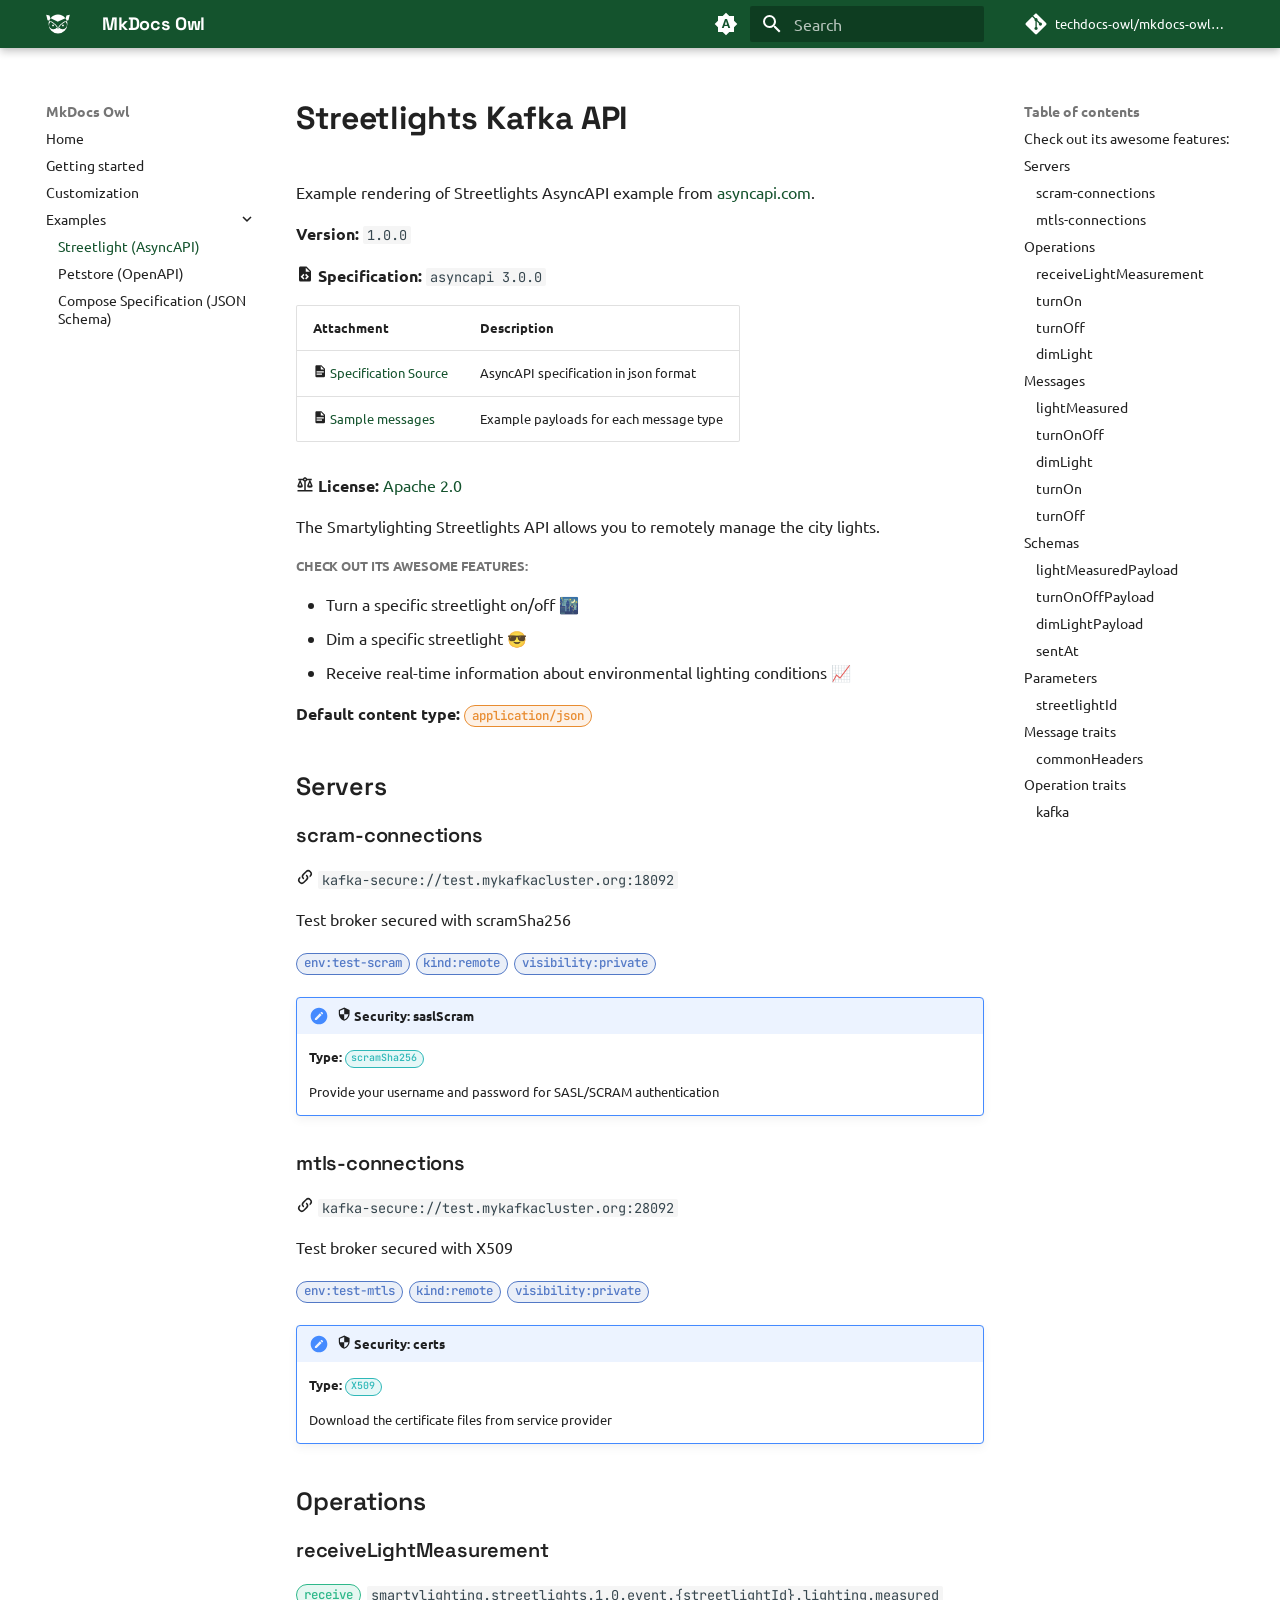
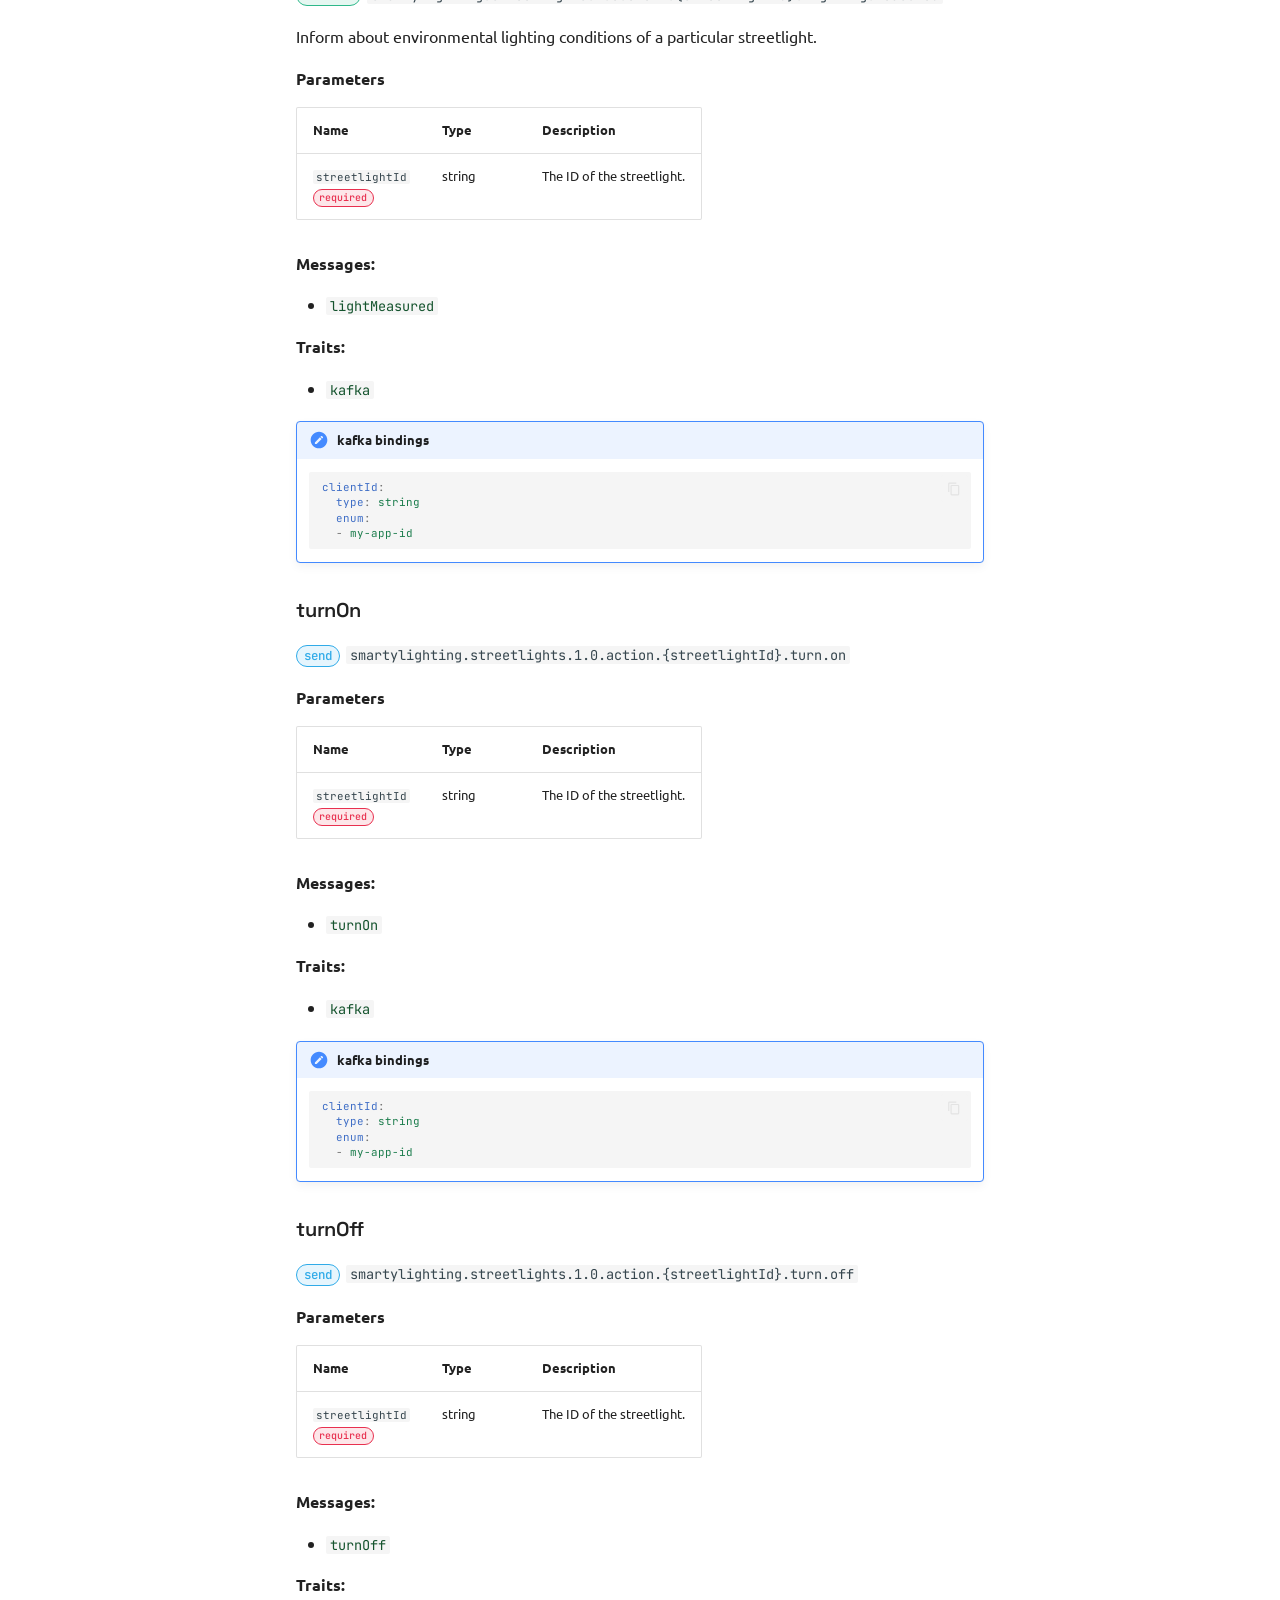
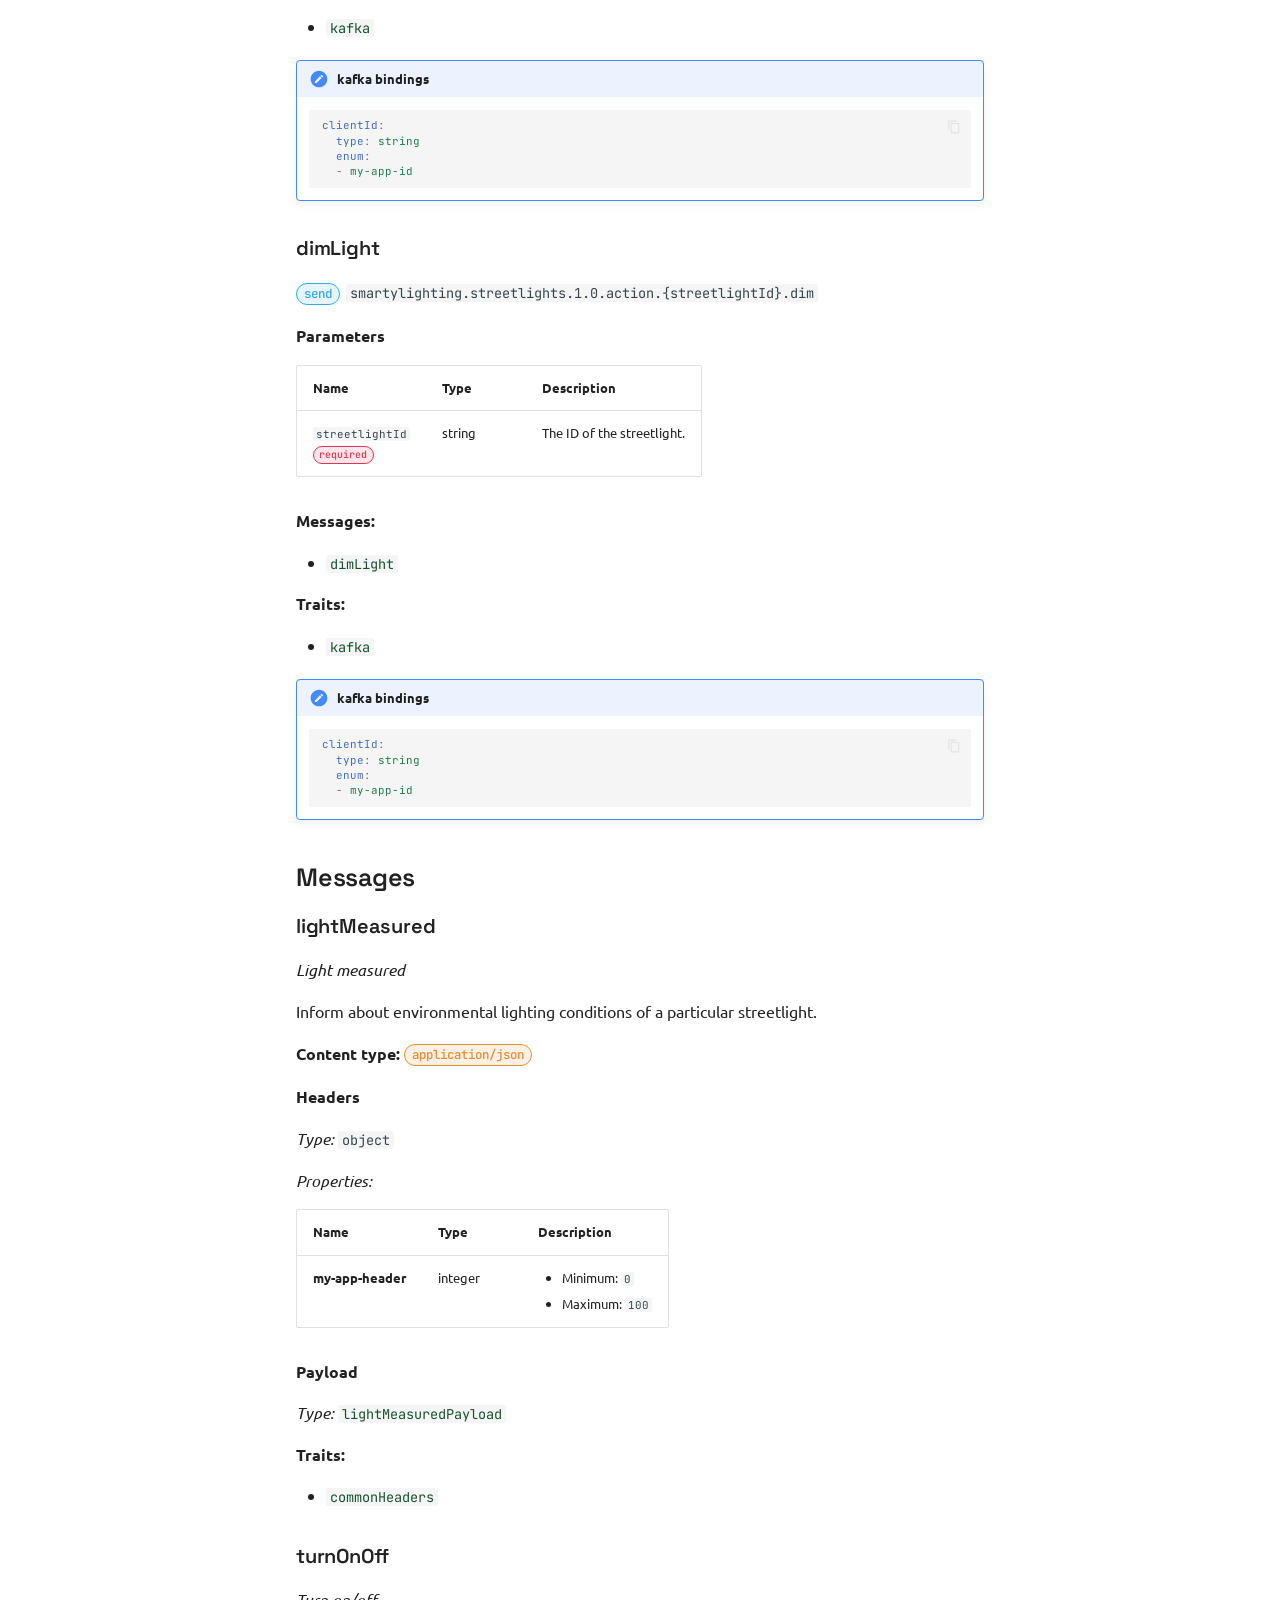
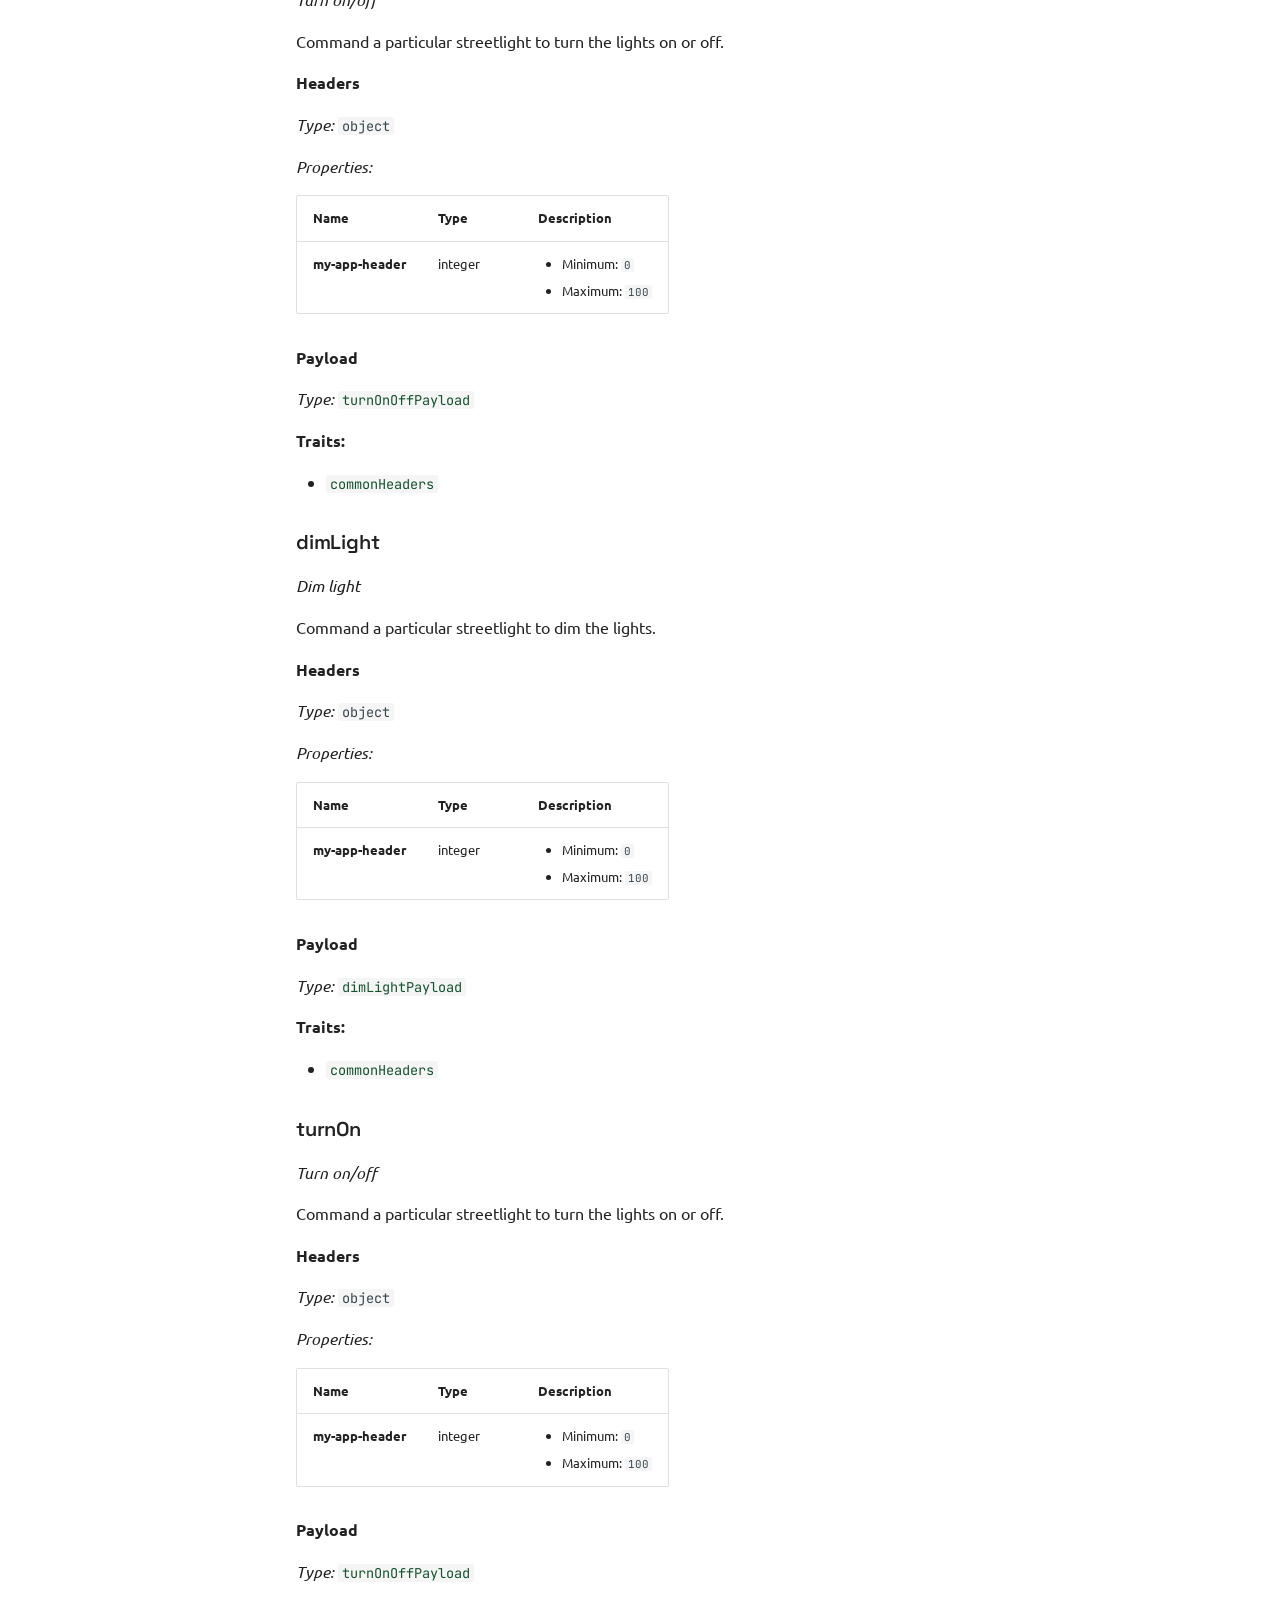
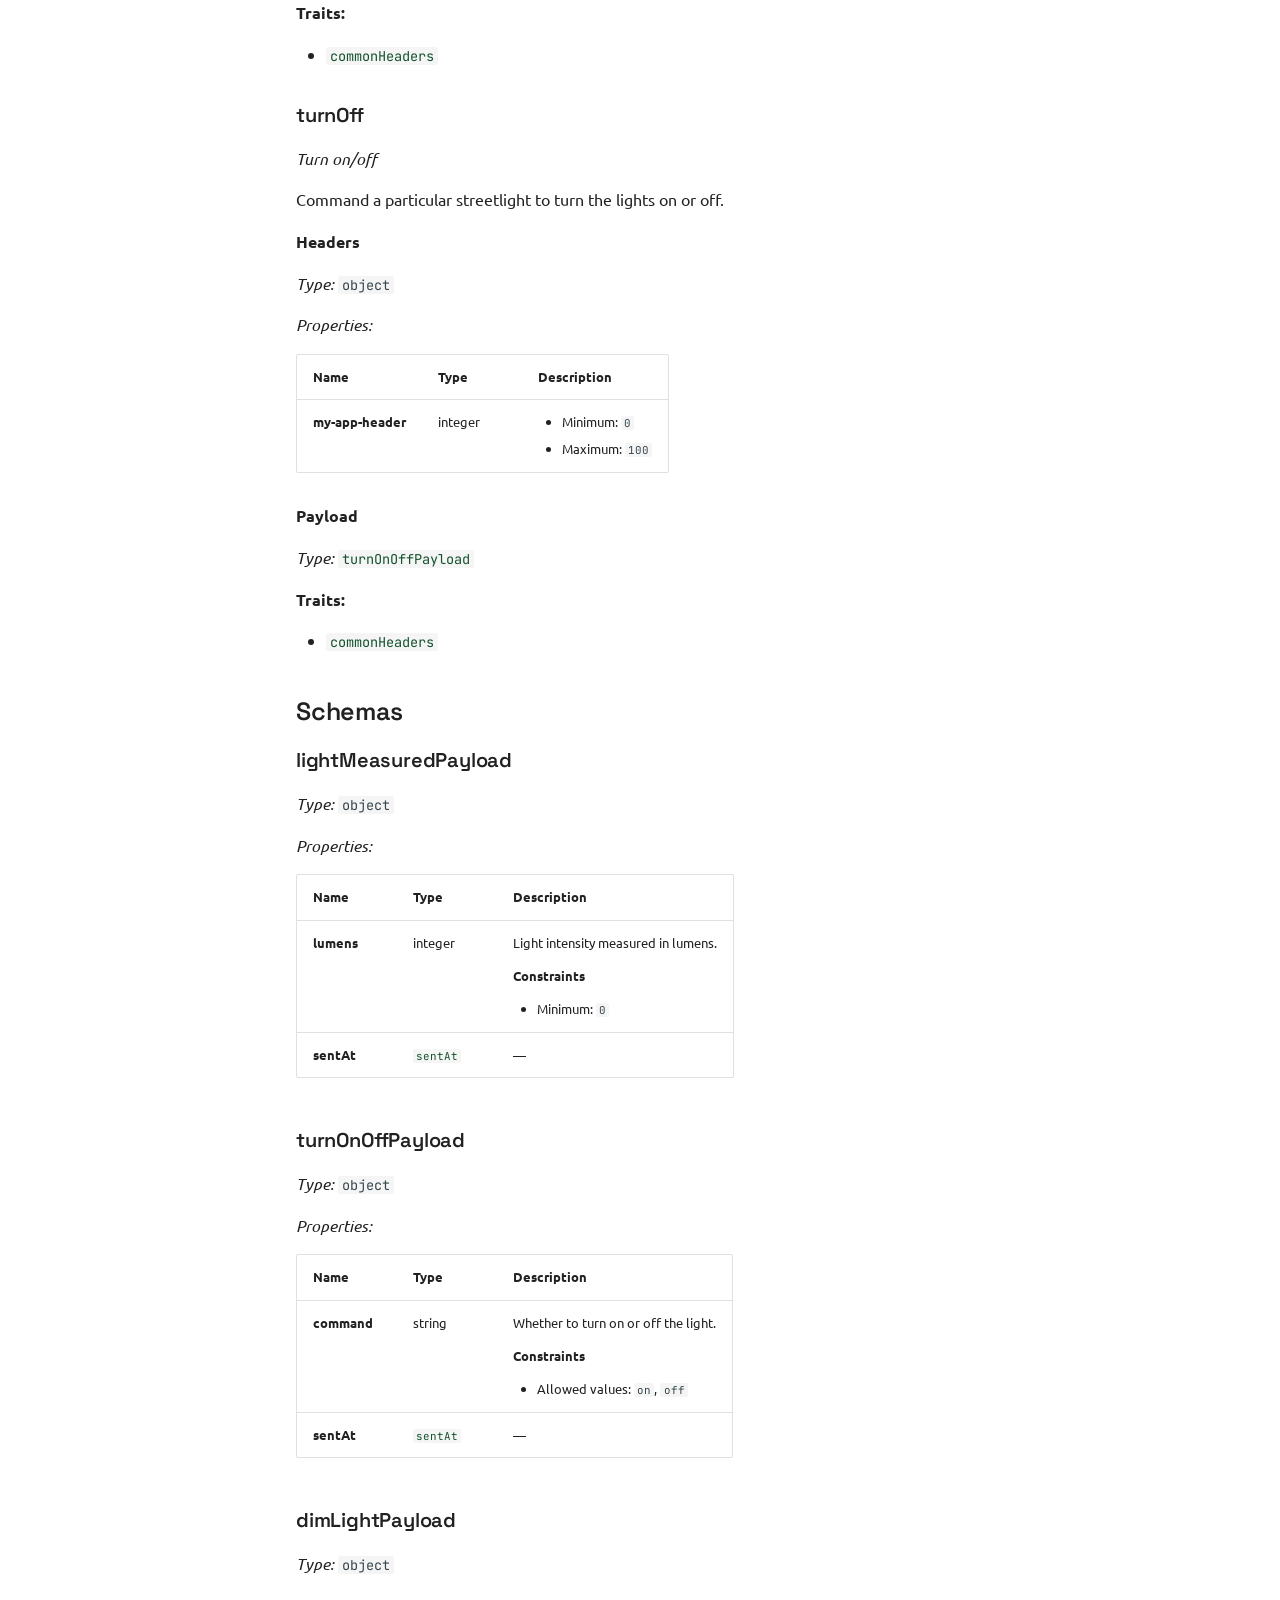
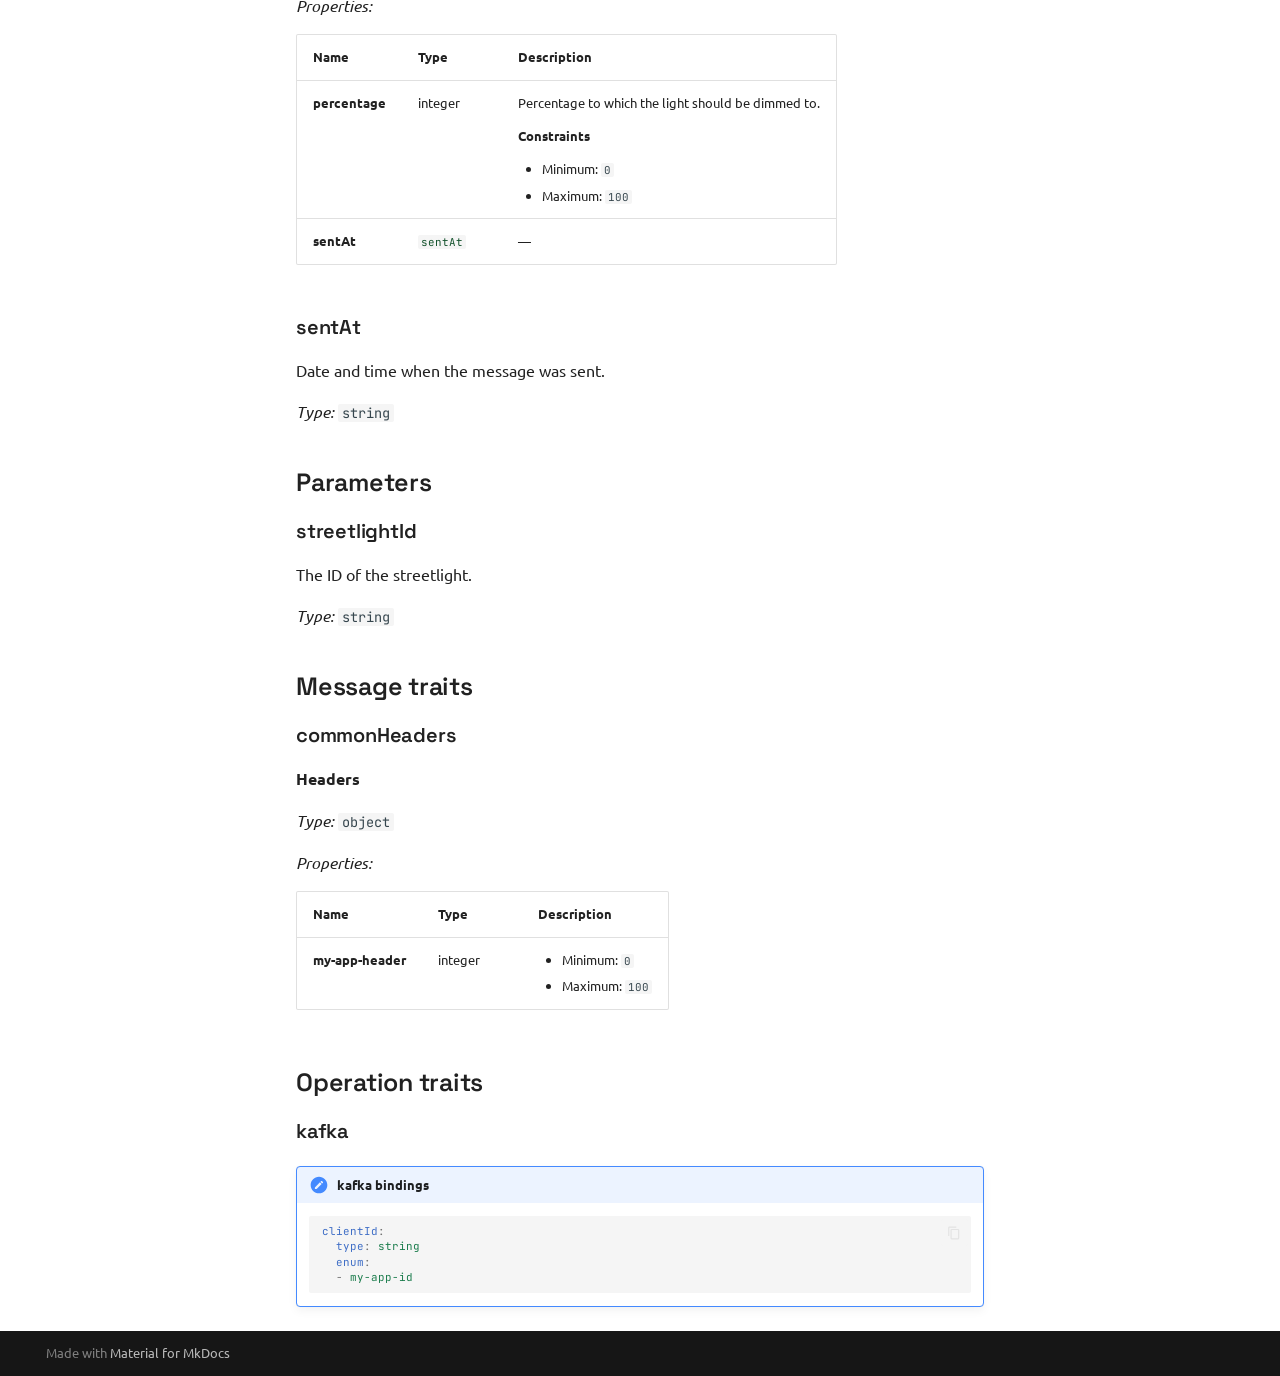
<file: examples/streetlight/index.html>
<!doctype html>
<html lang="en" class="no-js">
  <head>
    
      <meta charset="utf-8">
      <meta name="viewport" content="width=device-width,initial-scale=1">
      
        <meta name="description" content="Techdocs Owl plugin form MkDocs that renders AsyncAPI and OpenAPI specs into reference pages at build time.">
      
      
      
        <link rel="canonical" href="https://techdocs-owl.github.io/mkdocs-owl-api/examples/streetlight/">
      
      
        <link rel="prev" href="../../customization/">
      
      
        <link rel="next" href="../petstore/">
      
      
        
      
      
      <link rel="icon" href="../../assets/icon.svg">
      <meta name="generator" content="mkdocs-1.6.1, mkdocs-material-9.7.7">
    
    
      
        <title>Streetlight (AsyncAPI) - MkDocs Owl</title>
      
    
    
      <link rel="stylesheet" href="../../assets/stylesheets/main.ec1eaa64.min.css">
      
        
        <link rel="stylesheet" href="../../assets/stylesheets/palette.ab4e12ef.min.css">
      
      


    
    
      
    
    
      
        
        
        <link rel="preconnect" href="https://fonts.gstatic.com" crossorigin>
        <link rel="stylesheet" href="https://fonts.googleapis.com/css?family=Ubuntu:300,300i,400,400i,700,700i%7CJetBrains+Mono:400,400i,700,700i&display=fallback">
        <style>:root{--md-text-font:"Ubuntu";--md-code-font:"JetBrains Mono"}</style>
      
    
    
      <link rel="stylesheet" href="../../stylesheets/extra.css">
    
      <link rel="stylesheet" href="../../assets/techdocs-owl-api.css">
    
    <script>__md_scope=new URL("../..",location),__md_hash=e=>[...e].reduce(((e,_)=>(e<<5)-e+_.charCodeAt(0)),0),__md_get=(e,_=localStorage,t=__md_scope)=>JSON.parse(_.getItem(t.pathname+"."+e)),__md_set=(e,_,t=localStorage,a=__md_scope)=>{try{t.setItem(a.pathname+"."+e,JSON.stringify(_))}catch(e){}}</script>
    
      

    
    
  </head>
  
  
    
    
      
    
    
    
    
    <body dir="ltr" data-md-color-scheme="default" data-md-color-primary="indigo" data-md-color-accent="indigo">
  
    
    <input class="md-toggle" data-md-toggle="drawer" type="checkbox" id="__drawer" autocomplete="off">
    <input class="md-toggle" data-md-toggle="search" type="checkbox" id="__search" autocomplete="off">
    <label class="md-overlay" for="__drawer"></label>
    <div data-md-component="skip">
      
        
        <a href="#streetlights-kafka-api" class="md-skip">
          Skip to content
        </a>
      
    </div>
    <div data-md-component="announce">
      
    </div>
    
    
      

  

<header class="md-header md-header--shadow" data-md-component="header">
  <nav class="md-header__inner md-grid" aria-label="Header">
    <a href="../.." title="MkDocs Owl" class="md-header__button md-logo" aria-label="MkDocs Owl" data-md-component="logo">
      
  <img src="../../assets/icon-white.svg" alt="logo">

    </a>
    <label class="md-header__button md-icon" for="__drawer">
      
      <svg xmlns="http://www.w3.org/2000/svg" viewBox="0 0 24 24"><path d="M3 6h18v2H3zm0 5h18v2H3zm0 5h18v2H3z"/></svg>
    </label>
    <div class="md-header__title" data-md-component="header-title">
      <div class="md-header__ellipsis">
        <div class="md-header__topic">
          <span class="md-ellipsis">
            MkDocs Owl
          </span>
        </div>
        <div class="md-header__topic" data-md-component="header-topic">
          <span class="md-ellipsis">
            
              Streetlight (AsyncAPI)
            
          </span>
        </div>
      </div>
    </div>
    
      
        <form class="md-header__option" data-md-component="palette">
  
    
    
    
    <input class="md-option" data-md-color-media="(prefers-color-scheme)" data-md-color-scheme="default" data-md-color-primary="indigo" data-md-color-accent="indigo"  aria-label="Switch to light mode"  type="radio" name="__palette" id="__palette_0">
    
      <label class="md-header__button md-icon" title="Switch to light mode" for="__palette_1" hidden>
        <svg xmlns="http://www.w3.org/2000/svg" viewBox="0 0 24 24"><path d="m14.3 16-.7-2h-3.2l-.7 2H7.8L11 7h2l3.2 9zM20 8.69V4h-4.69L12 .69 8.69 4H4v4.69L.69 12 4 15.31V20h4.69L12 23.31 15.31 20H20v-4.69L23.31 12zm-9.15 3.96h2.3L12 9z"/></svg>
      </label>
    
  
    
    
    
    <input class="md-option" data-md-color-media="(prefers-color-scheme: light)" data-md-color-scheme="default" data-md-color-primary="custom" data-md-color-accent="custom"  aria-label="Switch to dark mode"  type="radio" name="__palette" id="__palette_1">
    
      <label class="md-header__button md-icon" title="Switch to dark mode" for="__palette_2" hidden>
        <svg xmlns="http://www.w3.org/2000/svg" viewBox="0 0 24 24"><path d="m17.75 4.09-2.53 1.94.91 3.06-2.63-1.81-2.63 1.81.91-3.06-2.53-1.94L12.44 4l1.06-3 1.06 3zm3.5 6.91-1.64 1.25.59 1.98-1.7-1.17-1.7 1.17.59-1.98L15.75 11l2.06-.05L18.5 9l.69 1.95zm-2.28 4.95c.83-.08 1.72 1.1 1.19 1.85-.32.45-.66.87-1.08 1.27C15.17 23 8.84 23 4.94 19.07c-3.91-3.9-3.91-10.24 0-14.14.4-.4.82-.76 1.27-1.08.75-.53 1.93.36 1.85 1.19-.27 2.86.69 5.83 2.89 8.02a9.96 9.96 0 0 0 8.02 2.89m-1.64 2.02a12.08 12.08 0 0 1-7.8-3.47c-2.17-2.19-3.33-5-3.49-7.82-2.81 3.14-2.7 7.96.31 10.98 3.02 3.01 7.84 3.12 10.98.31"/></svg>
      </label>
    
  
    
    
    
    <input class="md-option" data-md-color-media="(prefers-color-scheme: dark)" data-md-color-scheme="slate" data-md-color-primary="custom" data-md-color-accent="custom"  aria-label="Switch to system preference"  type="radio" name="__palette" id="__palette_2">
    
      <label class="md-header__button md-icon" title="Switch to system preference" for="__palette_0" hidden>
        <svg xmlns="http://www.w3.org/2000/svg" viewBox="0 0 24 24"><path d="M12 7a5 5 0 0 1 5 5 5 5 0 0 1-5 5 5 5 0 0 1-5-5 5 5 0 0 1 5-5m0 2a3 3 0 0 0-3 3 3 3 0 0 0 3 3 3 3 0 0 0 3-3 3 3 0 0 0-3-3m0-7 2.39 3.42C13.65 5.15 12.84 5 12 5s-1.65.15-2.39.42zM3.34 7l4.16-.35A7.2 7.2 0 0 0 5.94 8.5c-.44.74-.69 1.5-.83 2.29zm.02 10 1.76-3.77a7.131 7.131 0 0 0 2.38 4.14zM20.65 7l-1.77 3.79a7.02 7.02 0 0 0-2.38-4.15zm-.01 10-4.14.36c.59-.51 1.12-1.14 1.54-1.86.42-.73.69-1.5.83-2.29zM12 22l-2.41-3.44c.74.27 1.55.44 2.41.44.82 0 1.63-.17 2.37-.44z"/></svg>
      </label>
    
  
</form>
      
    
    
      <script>var palette=__md_get("__palette");if(palette&&palette.color){if("(prefers-color-scheme)"===palette.color.media){var media=matchMedia("(prefers-color-scheme: light)"),input=document.querySelector(media.matches?"[data-md-color-media='(prefers-color-scheme: light)']":"[data-md-color-media='(prefers-color-scheme: dark)']");palette.color.media=input.getAttribute("data-md-color-media"),palette.color.scheme=input.getAttribute("data-md-color-scheme"),palette.color.primary=input.getAttribute("data-md-color-primary"),palette.color.accent=input.getAttribute("data-md-color-accent")}for(var[key,value]of Object.entries(palette.color))document.body.setAttribute("data-md-color-"+key,value)}</script>
    
    
    
      
      
        <label class="md-header__button md-icon" for="__search">
          
          <svg xmlns="http://www.w3.org/2000/svg" viewBox="0 0 24 24"><path d="M9.5 3A6.5 6.5 0 0 1 16 9.5c0 1.61-.59 3.09-1.56 4.23l.27.27h.79l5 5-1.5 1.5-5-5v-.79l-.27-.27A6.52 6.52 0 0 1 9.5 16 6.5 6.5 0 0 1 3 9.5 6.5 6.5 0 0 1 9.5 3m0 2C7 5 5 7 5 9.5S7 14 9.5 14 14 12 14 9.5 12 5 9.5 5"/></svg>
        </label>
        <div class="md-search" data-md-component="search" role="dialog">
  <label class="md-search__overlay" for="__search"></label>
  <div class="md-search__inner" role="search">
    <form class="md-search__form" name="search">
      <input type="text" class="md-search__input" name="query" aria-label="Search" placeholder="Search" autocapitalize="off" autocorrect="off" autocomplete="off" spellcheck="false" data-md-component="search-query" required>
      <label class="md-search__icon md-icon" for="__search">
        
        <svg xmlns="http://www.w3.org/2000/svg" viewBox="0 0 24 24"><path d="M9.5 3A6.5 6.5 0 0 1 16 9.5c0 1.61-.59 3.09-1.56 4.23l.27.27h.79l5 5-1.5 1.5-5-5v-.79l-.27-.27A6.52 6.52 0 0 1 9.5 16 6.5 6.5 0 0 1 3 9.5 6.5 6.5 0 0 1 9.5 3m0 2C7 5 5 7 5 9.5S7 14 9.5 14 14 12 14 9.5 12 5 9.5 5"/></svg>
        
        <svg xmlns="http://www.w3.org/2000/svg" viewBox="0 0 24 24"><path d="M20 11v2H8l5.5 5.5-1.42 1.42L4.16 12l7.92-7.92L13.5 5.5 8 11z"/></svg>
      </label>
      <nav class="md-search__options" aria-label="Search">
        
        <button type="reset" class="md-search__icon md-icon" title="Clear" aria-label="Clear" tabindex="-1">
          
          <svg xmlns="http://www.w3.org/2000/svg" viewBox="0 0 24 24"><path d="M19 6.41 17.59 5 12 10.59 6.41 5 5 6.41 10.59 12 5 17.59 6.41 19 12 13.41 17.59 19 19 17.59 13.41 12z"/></svg>
        </button>
      </nav>
      
    </form>
    <div class="md-search__output">
      <div class="md-search__scrollwrap" tabindex="0" data-md-scrollfix>
        <div class="md-search-result" data-md-component="search-result">
          <div class="md-search-result__meta">
            Initializing search
          </div>
          <ol class="md-search-result__list" role="presentation"></ol>
        </div>
      </div>
    </div>
  </div>
</div>
      
    
    
      <div class="md-header__source">
        <a href="https://github.com/techdocs-owl/mkdocs-owl-api" title="Go to repository" class="md-source" data-md-component="source">
  <div class="md-source__icon md-icon">
    
    <svg xmlns="http://www.w3.org/2000/svg" viewBox="0 0 448 512"><!--! Font Awesome Free 7.1.0 by @fontawesome - https://fontawesome.com License - https://fontawesome.com/license/free (Icons: CC BY 4.0, Fonts: SIL OFL 1.1, Code: MIT License) Copyright 2025 Fonticons, Inc.--><path d="M439.6 236.1 244 40.5c-5.4-5.5-12.8-8.5-20.4-8.5s-15 3-20.4 8.4L162.5 81l51.5 51.5c27.1-9.1 52.7 16.8 43.4 43.7l49.7 49.7c34.2-11.8 61.2 31 35.5 56.7-26.5 26.5-70.2-2.9-56-37.3L240.3 199v121.9c25.3 12.5 22.3 41.8 9.1 55-6.4 6.4-15.2 10.1-24.3 10.1s-17.8-3.6-24.3-10.1c-17.6-17.6-11.1-46.9 11.2-56v-123c-20.8-8.5-24.6-30.7-18.6-45L142.6 101 8.5 235.1C3 240.6 0 247.9 0 255.5s3 15 8.5 20.4l195.6 195.7c5.4 5.4 12.7 8.4 20.4 8.4s15-3 20.4-8.4l194.7-194.7c5.4-5.4 8.4-12.8 8.4-20.4s-3-15-8.4-20.4"/></svg>
  </div>
  <div class="md-source__repository">
    techdocs-owl/mkdocs-owl-api
  </div>
</a>
      </div>
    
  </nav>
  
</header>
    
    <div class="md-container" data-md-component="container">
      
      
        
          
        
      
      <main class="md-main" data-md-component="main">
        <div class="md-main__inner md-grid">
          
            
              
              <div class="md-sidebar md-sidebar--primary" data-md-component="sidebar" data-md-type="navigation" >
                <div class="md-sidebar__scrollwrap">
                  <div class="md-sidebar__inner">
                    



<nav class="md-nav md-nav--primary" aria-label="Navigation" data-md-level="0">
  <label class="md-nav__title" for="__drawer">
    <a href="../.." title="MkDocs Owl" class="md-nav__button md-logo" aria-label="MkDocs Owl" data-md-component="logo">
      
  <img src="../../assets/icon-white.svg" alt="logo">

    </a>
    MkDocs Owl
  </label>
  
    <div class="md-nav__source">
      <a href="https://github.com/techdocs-owl/mkdocs-owl-api" title="Go to repository" class="md-source" data-md-component="source">
  <div class="md-source__icon md-icon">
    
    <svg xmlns="http://www.w3.org/2000/svg" viewBox="0 0 448 512"><!--! Font Awesome Free 7.1.0 by @fontawesome - https://fontawesome.com License - https://fontawesome.com/license/free (Icons: CC BY 4.0, Fonts: SIL OFL 1.1, Code: MIT License) Copyright 2025 Fonticons, Inc.--><path d="M439.6 236.1 244 40.5c-5.4-5.5-12.8-8.5-20.4-8.5s-15 3-20.4 8.4L162.5 81l51.5 51.5c27.1-9.1 52.7 16.8 43.4 43.7l49.7 49.7c34.2-11.8 61.2 31 35.5 56.7-26.5 26.5-70.2-2.9-56-37.3L240.3 199v121.9c25.3 12.5 22.3 41.8 9.1 55-6.4 6.4-15.2 10.1-24.3 10.1s-17.8-3.6-24.3-10.1c-17.6-17.6-11.1-46.9 11.2-56v-123c-20.8-8.5-24.6-30.7-18.6-45L142.6 101 8.5 235.1C3 240.6 0 247.9 0 255.5s3 15 8.5 20.4l195.6 195.7c5.4 5.4 12.7 8.4 20.4 8.4s15-3 20.4-8.4l194.7-194.7c5.4-5.4 8.4-12.8 8.4-20.4s-3-15-8.4-20.4"/></svg>
  </div>
  <div class="md-source__repository">
    techdocs-owl/mkdocs-owl-api
  </div>
</a>
    </div>
  
  <ul class="md-nav__list" data-md-scrollfix>
    
      
      
  
  
  
  
    <li class="md-nav__item">
      <a href="../.." class="md-nav__link">
        
  
  
  <span class="md-ellipsis">
    
  
    Home
  

    
  </span>
  
  

      </a>
    </li>
  

    
      
      
  
  
  
  
    <li class="md-nav__item">
      <a href="../../getting-started/" class="md-nav__link">
        
  
  
  <span class="md-ellipsis">
    
  
    Getting started
  

    
  </span>
  
  

      </a>
    </li>
  

    
      
      
  
  
  
  
    <li class="md-nav__item">
      <a href="../../customization/" class="md-nav__link">
        
  
  
  <span class="md-ellipsis">
    
  
    Customization
  

    
  </span>
  
  

      </a>
    </li>
  

    
      
      
  
  
    
  
  
  
    
    
    
    
    
    <li class="md-nav__item md-nav__item--active md-nav__item--nested">
      
        
        
        <input class="md-nav__toggle md-toggle " type="checkbox" id="__nav_4" checked>
        
          
          <label class="md-nav__link" for="__nav_4" id="__nav_4_label" tabindex="0">
            
  
  
  <span class="md-ellipsis">
    
  
    Examples
  

    
  </span>
  
  

            <span class="md-nav__icon md-icon"></span>
          </label>
        
        <nav class="md-nav" data-md-level="1" aria-labelledby="__nav_4_label" aria-expanded="true">
          <label class="md-nav__title" for="__nav_4">
            <span class="md-nav__icon md-icon"></span>
            
  
    Examples
  

          </label>
          <ul class="md-nav__list" data-md-scrollfix>
            
              
                
  
  
    
  
  
  
    <li class="md-nav__item md-nav__item--active">
      
      <input class="md-nav__toggle md-toggle" type="checkbox" id="__toc">
      
      
        
      
      
        <label class="md-nav__link md-nav__link--active" for="__toc">
          
  
  
  <span class="md-ellipsis">
    
  
    Streetlight (AsyncAPI)
  

    
  </span>
  
  

          <span class="md-nav__icon md-icon"></span>
        </label>
      
      <a href="./" class="md-nav__link md-nav__link--active">
        
  
  
  <span class="md-ellipsis">
    
  
    Streetlight (AsyncAPI)
  

    
  </span>
  
  

      </a>
      
        

<nav class="md-nav md-nav--secondary" aria-label="Table of contents">
  
  
  
    
  
  
    <label class="md-nav__title" for="__toc">
      <span class="md-nav__icon md-icon"></span>
      Table of contents
    </label>
    <ul class="md-nav__list" data-md-component="toc" data-md-scrollfix>
      
        <li class="md-nav__item">
  <a href="#check-out-its-awesome-features" class="md-nav__link">
    <span class="md-ellipsis">
      
        Check out its awesome features:
      
    </span>
  </a>
  
</li>
      
        <li class="md-nav__item">
  <a href="#servers" class="md-nav__link">
    <span class="md-ellipsis">
      
        Servers
      
    </span>
  </a>
  
    <nav class="md-nav" aria-label="Servers">
      <ul class="md-nav__list">
        
          <li class="md-nav__item">
  <a href="#servers-scram-connections" class="md-nav__link">
    <span class="md-ellipsis">
      
        scram-connections
      
    </span>
  </a>
  
</li>
        
          <li class="md-nav__item">
  <a href="#servers-mtls-connections" class="md-nav__link">
    <span class="md-ellipsis">
      
        mtls-connections
      
    </span>
  </a>
  
</li>
        
      </ul>
    </nav>
  
</li>
      
        <li class="md-nav__item">
  <a href="#operations" class="md-nav__link">
    <span class="md-ellipsis">
      
        Operations
      
    </span>
  </a>
  
    <nav class="md-nav" aria-label="Operations">
      <ul class="md-nav__list">
        
          <li class="md-nav__item">
  <a href="#operations-receivelightmeasurement" class="md-nav__link">
    <span class="md-ellipsis">
      
        receiveLightMeasurement
      
    </span>
  </a>
  
</li>
        
          <li class="md-nav__item">
  <a href="#operations-turnon" class="md-nav__link">
    <span class="md-ellipsis">
      
        turnOn
      
    </span>
  </a>
  
</li>
        
          <li class="md-nav__item">
  <a href="#operations-turnoff" class="md-nav__link">
    <span class="md-ellipsis">
      
        turnOff
      
    </span>
  </a>
  
</li>
        
          <li class="md-nav__item">
  <a href="#operations-dimlight" class="md-nav__link">
    <span class="md-ellipsis">
      
        dimLight
      
    </span>
  </a>
  
</li>
        
      </ul>
    </nav>
  
</li>
      
        <li class="md-nav__item">
  <a href="#messages" class="md-nav__link">
    <span class="md-ellipsis">
      
        Messages
      
    </span>
  </a>
  
    <nav class="md-nav" aria-label="Messages">
      <ul class="md-nav__list">
        
          <li class="md-nav__item">
  <a href="#messages-lightmeasured" class="md-nav__link">
    <span class="md-ellipsis">
      
        lightMeasured
      
    </span>
  </a>
  
</li>
        
          <li class="md-nav__item">
  <a href="#messages-turnonoff" class="md-nav__link">
    <span class="md-ellipsis">
      
        turnOnOff
      
    </span>
  </a>
  
</li>
        
          <li class="md-nav__item">
  <a href="#messages-dimlight" class="md-nav__link">
    <span class="md-ellipsis">
      
        dimLight
      
    </span>
  </a>
  
</li>
        
          <li class="md-nav__item">
  <a href="#messages-turnon" class="md-nav__link">
    <span class="md-ellipsis">
      
        turnOn
      
    </span>
  </a>
  
</li>
        
          <li class="md-nav__item">
  <a href="#messages-turnoff" class="md-nav__link">
    <span class="md-ellipsis">
      
        turnOff
      
    </span>
  </a>
  
</li>
        
      </ul>
    </nav>
  
</li>
      
        <li class="md-nav__item">
  <a href="#schemas" class="md-nav__link">
    <span class="md-ellipsis">
      
        Schemas
      
    </span>
  </a>
  
    <nav class="md-nav" aria-label="Schemas">
      <ul class="md-nav__list">
        
          <li class="md-nav__item">
  <a href="#schemas-lightmeasuredpayload" class="md-nav__link">
    <span class="md-ellipsis">
      
        lightMeasuredPayload
      
    </span>
  </a>
  
</li>
        
          <li class="md-nav__item">
  <a href="#schemas-turnonoffpayload" class="md-nav__link">
    <span class="md-ellipsis">
      
        turnOnOffPayload
      
    </span>
  </a>
  
</li>
        
          <li class="md-nav__item">
  <a href="#schemas-dimlightpayload" class="md-nav__link">
    <span class="md-ellipsis">
      
        dimLightPayload
      
    </span>
  </a>
  
</li>
        
          <li class="md-nav__item">
  <a href="#schemas-sentat" class="md-nav__link">
    <span class="md-ellipsis">
      
        sentAt
      
    </span>
  </a>
  
</li>
        
      </ul>
    </nav>
  
</li>
      
        <li class="md-nav__item">
  <a href="#parameters" class="md-nav__link">
    <span class="md-ellipsis">
      
        Parameters
      
    </span>
  </a>
  
    <nav class="md-nav" aria-label="Parameters">
      <ul class="md-nav__list">
        
          <li class="md-nav__item">
  <a href="#parameters-streetlightid" class="md-nav__link">
    <span class="md-ellipsis">
      
        streetlightId
      
    </span>
  </a>
  
</li>
        
      </ul>
    </nav>
  
</li>
      
        <li class="md-nav__item">
  <a href="#message-traits" class="md-nav__link">
    <span class="md-ellipsis">
      
        Message traits
      
    </span>
  </a>
  
    <nav class="md-nav" aria-label="Message traits">
      <ul class="md-nav__list">
        
          <li class="md-nav__item">
  <a href="#messagetraits-commonheaders" class="md-nav__link">
    <span class="md-ellipsis">
      
        commonHeaders
      
    </span>
  </a>
  
</li>
        
      </ul>
    </nav>
  
</li>
      
        <li class="md-nav__item">
  <a href="#operation-traits" class="md-nav__link">
    <span class="md-ellipsis">
      
        Operation traits
      
    </span>
  </a>
  
    <nav class="md-nav" aria-label="Operation traits">
      <ul class="md-nav__list">
        
          <li class="md-nav__item">
  <a href="#operationtraits-kafka" class="md-nav__link">
    <span class="md-ellipsis">
      
        kafka
      
    </span>
  </a>
  
</li>
        
      </ul>
    </nav>
  
</li>
      
    </ul>
  
</nav>
      
    </li>
  

              
            
              
                
  
  
  
  
    <li class="md-nav__item">
      <a href="../petstore/" class="md-nav__link">
        
  
  
  <span class="md-ellipsis">
    
  
    Petstore (OpenAPI)
  

    
  </span>
  
  

      </a>
    </li>
  

              
            
              
                
  
  
  
  
    <li class="md-nav__item">
      <a href="../compose-spec/" class="md-nav__link">
        
  
  
  <span class="md-ellipsis">
    
  
    Compose Specification (JSON Schema)
  

    
  </span>
  
  

      </a>
    </li>
  

              
            
          </ul>
        </nav>
      
    </li>
  

    
  </ul>
</nav>
                  </div>
                </div>
              </div>
            
            
              
              <div class="md-sidebar md-sidebar--secondary" data-md-component="sidebar" data-md-type="toc" >
                <div class="md-sidebar__scrollwrap">
                  <div class="md-sidebar__inner">
                    

<nav class="md-nav md-nav--secondary" aria-label="Table of contents">
  
  
  
    
  
  
    <label class="md-nav__title" for="__toc">
      <span class="md-nav__icon md-icon"></span>
      Table of contents
    </label>
    <ul class="md-nav__list" data-md-component="toc" data-md-scrollfix>
      
        <li class="md-nav__item">
  <a href="#check-out-its-awesome-features" class="md-nav__link">
    <span class="md-ellipsis">
      
        Check out its awesome features:
      
    </span>
  </a>
  
</li>
      
        <li class="md-nav__item">
  <a href="#servers" class="md-nav__link">
    <span class="md-ellipsis">
      
        Servers
      
    </span>
  </a>
  
    <nav class="md-nav" aria-label="Servers">
      <ul class="md-nav__list">
        
          <li class="md-nav__item">
  <a href="#servers-scram-connections" class="md-nav__link">
    <span class="md-ellipsis">
      
        scram-connections
      
    </span>
  </a>
  
</li>
        
          <li class="md-nav__item">
  <a href="#servers-mtls-connections" class="md-nav__link">
    <span class="md-ellipsis">
      
        mtls-connections
      
    </span>
  </a>
  
</li>
        
      </ul>
    </nav>
  
</li>
      
        <li class="md-nav__item">
  <a href="#operations" class="md-nav__link">
    <span class="md-ellipsis">
      
        Operations
      
    </span>
  </a>
  
    <nav class="md-nav" aria-label="Operations">
      <ul class="md-nav__list">
        
          <li class="md-nav__item">
  <a href="#operations-receivelightmeasurement" class="md-nav__link">
    <span class="md-ellipsis">
      
        receiveLightMeasurement
      
    </span>
  </a>
  
</li>
        
          <li class="md-nav__item">
  <a href="#operations-turnon" class="md-nav__link">
    <span class="md-ellipsis">
      
        turnOn
      
    </span>
  </a>
  
</li>
        
          <li class="md-nav__item">
  <a href="#operations-turnoff" class="md-nav__link">
    <span class="md-ellipsis">
      
        turnOff
      
    </span>
  </a>
  
</li>
        
          <li class="md-nav__item">
  <a href="#operations-dimlight" class="md-nav__link">
    <span class="md-ellipsis">
      
        dimLight
      
    </span>
  </a>
  
</li>
        
      </ul>
    </nav>
  
</li>
      
        <li class="md-nav__item">
  <a href="#messages" class="md-nav__link">
    <span class="md-ellipsis">
      
        Messages
      
    </span>
  </a>
  
    <nav class="md-nav" aria-label="Messages">
      <ul class="md-nav__list">
        
          <li class="md-nav__item">
  <a href="#messages-lightmeasured" class="md-nav__link">
    <span class="md-ellipsis">
      
        lightMeasured
      
    </span>
  </a>
  
</li>
        
          <li class="md-nav__item">
  <a href="#messages-turnonoff" class="md-nav__link">
    <span class="md-ellipsis">
      
        turnOnOff
      
    </span>
  </a>
  
</li>
        
          <li class="md-nav__item">
  <a href="#messages-dimlight" class="md-nav__link">
    <span class="md-ellipsis">
      
        dimLight
      
    </span>
  </a>
  
</li>
        
          <li class="md-nav__item">
  <a href="#messages-turnon" class="md-nav__link">
    <span class="md-ellipsis">
      
        turnOn
      
    </span>
  </a>
  
</li>
        
          <li class="md-nav__item">
  <a href="#messages-turnoff" class="md-nav__link">
    <span class="md-ellipsis">
      
        turnOff
      
    </span>
  </a>
  
</li>
        
      </ul>
    </nav>
  
</li>
      
        <li class="md-nav__item">
  <a href="#schemas" class="md-nav__link">
    <span class="md-ellipsis">
      
        Schemas
      
    </span>
  </a>
  
    <nav class="md-nav" aria-label="Schemas">
      <ul class="md-nav__list">
        
          <li class="md-nav__item">
  <a href="#schemas-lightmeasuredpayload" class="md-nav__link">
    <span class="md-ellipsis">
      
        lightMeasuredPayload
      
    </span>
  </a>
  
</li>
        
          <li class="md-nav__item">
  <a href="#schemas-turnonoffpayload" class="md-nav__link">
    <span class="md-ellipsis">
      
        turnOnOffPayload
      
    </span>
  </a>
  
</li>
        
          <li class="md-nav__item">
  <a href="#schemas-dimlightpayload" class="md-nav__link">
    <span class="md-ellipsis">
      
        dimLightPayload
      
    </span>
  </a>
  
</li>
        
          <li class="md-nav__item">
  <a href="#schemas-sentat" class="md-nav__link">
    <span class="md-ellipsis">
      
        sentAt
      
    </span>
  </a>
  
</li>
        
      </ul>
    </nav>
  
</li>
      
        <li class="md-nav__item">
  <a href="#parameters" class="md-nav__link">
    <span class="md-ellipsis">
      
        Parameters
      
    </span>
  </a>
  
    <nav class="md-nav" aria-label="Parameters">
      <ul class="md-nav__list">
        
          <li class="md-nav__item">
  <a href="#parameters-streetlightid" class="md-nav__link">
    <span class="md-ellipsis">
      
        streetlightId
      
    </span>
  </a>
  
</li>
        
      </ul>
    </nav>
  
</li>
      
        <li class="md-nav__item">
  <a href="#message-traits" class="md-nav__link">
    <span class="md-ellipsis">
      
        Message traits
      
    </span>
  </a>
  
    <nav class="md-nav" aria-label="Message traits">
      <ul class="md-nav__list">
        
          <li class="md-nav__item">
  <a href="#messagetraits-commonheaders" class="md-nav__link">
    <span class="md-ellipsis">
      
        commonHeaders
      
    </span>
  </a>
  
</li>
        
      </ul>
    </nav>
  
</li>
      
        <li class="md-nav__item">
  <a href="#operation-traits" class="md-nav__link">
    <span class="md-ellipsis">
      
        Operation traits
      
    </span>
  </a>
  
    <nav class="md-nav" aria-label="Operation traits">
      <ul class="md-nav__list">
        
          <li class="md-nav__item">
  <a href="#operationtraits-kafka" class="md-nav__link">
    <span class="md-ellipsis">
      
        kafka
      
    </span>
  </a>
  
</li>
        
      </ul>
    </nav>
  
</li>
      
    </ul>
  
</nav>
                  </div>
                </div>
              </div>
            
          
          
            <div class="md-content" data-md-component="content">
              
              <article class="md-content__inner md-typeset">
                
                  


  
  


<h1 id="streetlights-kafka-api">Streetlights Kafka API<a class="headerlink" href="#streetlights-kafka-api" title="Permanent link">&para;</a></h1>
<p>Example rendering of Streetlights AsyncAPI example from <a href="https://studio.asyncapi.com/">asyncapi.com</a>.</p>
<p><strong>Version:</strong> <code>1.0.0</code></p>
<p><span class="twemoji"><svg xmlns="http://www.w3.org/2000/svg" viewBox="0 0 24 24"><path d="M13 9h5.5L13 3.5zM6 2h8l6 6v12a2 2 0 0 1-2 2H6a2 2 0 0 1-2-2V4c0-1.11.89-2 2-2m.12 13.5 3.74 3.74 1.42-1.41-2.33-2.33 2.33-2.33-1.42-1.41zm11.16 0-3.74-3.74-1.42 1.41 2.33 2.33-2.33 2.33 1.42 1.41z"/></svg></span> <strong>Specification:</strong> <code>asyncapi 3.0.0</code></p>
<table>
<thead>
<tr>
<th>Attachment</th>
<th>Description</th>
</tr>
</thead>
<tbody>
<tr>
<td><span class="twemoji"><svg xmlns="http://www.w3.org/2000/svg" viewBox="0 0 24 24"><path d="M13 9h5.5L13 3.5zM6 2h8l6 6v12a2 2 0 0 1-2 2H6a2 2 0 0 1-2-2V4c0-1.11.89-2 2-2m9 16v-2H6v2zm3-4v-2H6v2z"/></svg></span> <a href="../../assets/techdocs-owl-api/streetlight.json">Specification Source</a></td>
<td>AsyncAPI specification in json format</td>
</tr>
<tr>
<td><span class="twemoji"><svg xmlns="http://www.w3.org/2000/svg" viewBox="0 0 24 24"><path d="M13 9h5.5L13 3.5zM6 2h8l6 6v12a2 2 0 0 1-2 2H6a2 2 0 0 1-2-2V4c0-1.11.89-2 2-2m9 16v-2H6v2zm3-4v-2H6v2z"/></svg></span> <a href="../../assets/techdocs-owl-api/streetlight-streetlight-sample-messages.json">Sample messages</a></td>
<td>Example payloads for each message type</td>
</tr>
</tbody>
</table>
<p><span class="twemoji"><svg xmlns="http://www.w3.org/2000/svg" viewBox="0 0 24 24"><path d="M12 3c-1.27 0-2.4.8-2.82 2H3v2h1.95L2 14c-.47 2 1 3 3.5 3s4.06-1 3.5-3L6.05 7h3.12c.33.85.98 1.5 1.83 1.83V20H2v2h20v-2h-9V8.82c.85-.32 1.5-.97 1.82-1.82h3.13L15 14c-.47 2 1 3 3.5 3s4.06-1 3.5-3l-2.95-7H21V5h-6.17C14.4 3.8 13.27 3 12 3m0 2a1 1 0 0 1 1 1 1 1 0 0 1-1 1 1 1 0 0 1-1-1 1 1 0 0 1 1-1m-6.5 5.25L7 14H4zm13 0L20 14h-3z"/></svg></span> <strong>License:</strong> <a href="https://www.apache.org/licenses/LICENSE-2.0">Apache 2.0</a></p>
<p>The Smartylighting Streetlights API allows you to remotely manage the city
lights.</p>
<h5 id="check-out-its-awesome-features">Check out its awesome features:<a class="headerlink" href="#check-out-its-awesome-features" title="Permanent link">&para;</a></h5>
<ul>
<li>Turn a specific streetlight on/off 🌃  </li>
<li>Dim a specific streetlight 😎</li>
<li>Receive real-time information about environmental lighting conditions 📈</li>
</ul>
<p><strong>Default content type:</strong> <span class="techdocs-owl-api-pill techdocs-owl-api-pill--contenttype">application/json</span></p>
<h2 id="servers">Servers<a class="headerlink" href="#servers" title="Permanent link">&para;</a></h2>
<h3 id="servers-scram-connections">scram-connections<a class="headerlink" href="#servers-scram-connections" title="Permanent link">&para;</a></h3>
<p><span class="twemoji"><svg xmlns="http://www.w3.org/2000/svg" viewBox="0 0 24 24"><path d="M10.59 13.41c.41.39.41 1.03 0 1.42-.39.39-1.03.39-1.42 0a5.003 5.003 0 0 1 0-7.07l3.54-3.54a5.003 5.003 0 0 1 7.07 0 5.003 5.003 0 0 1 0 7.07l-1.49 1.49c.01-.82-.12-1.64-.4-2.42l.47-.48a2.98 2.98 0 0 0 0-4.24 2.98 2.98 0 0 0-4.24 0l-3.53 3.53a2.98 2.98 0 0 0 0 4.24m2.82-4.24c.39-.39 1.03-.39 1.42 0a5.003 5.003 0 0 1 0 7.07l-3.54 3.54a5.003 5.003 0 0 1-7.07 0 5.003 5.003 0 0 1 0-7.07l1.49-1.49c-.01.82.12 1.64.4 2.43l-.47.47a2.98 2.98 0 0 0 0 4.24 2.98 2.98 0 0 0 4.24 0l3.53-3.53a2.98 2.98 0 0 0 0-4.24.973.973 0 0 1 0-1.42"/></svg></span> <code>kafka-secure://test.mykafkacluster.org:18092</code></p>
<p>Test broker secured with scramSha256</p>
<p><span class="techdocs-owl-api-pill techdocs-owl-api-pill--tag" title="This environment is meant for running internal tests through scramSha256">env:test-scram</span> <span class="techdocs-owl-api-pill techdocs-owl-api-pill--tag" title="This server is a remote server. Not exposed by the application">kind:remote</span> <span class="techdocs-owl-api-pill techdocs-owl-api-pill--tag" title="This resource is private and only available to certain users">visibility:private</span></p>
<div class="admonition note">
<p class="admonition-title"><span class="twemoji"><svg xmlns="http://www.w3.org/2000/svg" viewBox="0 0 24 24"><path d="M12 12h7c-.53 4.11-3.28 7.78-7 8.92zH5V6.3l7-3.11M12 1 3 5v6c0 5.55 3.84 10.73 9 12 5.16-1.27 9-6.45 9-12V5z"/></svg></span> Security: saslScram</p>
<p><strong>Type:</strong> <span class="techdocs-owl-api-pill techdocs-owl-api-pill--scheme">scramSha256</span></p>
<p>Provide your username and password for SASL/SCRAM authentication</p>
</div>
<h3 id="servers-mtls-connections">mtls-connections<a class="headerlink" href="#servers-mtls-connections" title="Permanent link">&para;</a></h3>
<p><span class="twemoji"><svg xmlns="http://www.w3.org/2000/svg" viewBox="0 0 24 24"><path d="M10.59 13.41c.41.39.41 1.03 0 1.42-.39.39-1.03.39-1.42 0a5.003 5.003 0 0 1 0-7.07l3.54-3.54a5.003 5.003 0 0 1 7.07 0 5.003 5.003 0 0 1 0 7.07l-1.49 1.49c.01-.82-.12-1.64-.4-2.42l.47-.48a2.98 2.98 0 0 0 0-4.24 2.98 2.98 0 0 0-4.24 0l-3.53 3.53a2.98 2.98 0 0 0 0 4.24m2.82-4.24c.39-.39 1.03-.39 1.42 0a5.003 5.003 0 0 1 0 7.07l-3.54 3.54a5.003 5.003 0 0 1-7.07 0 5.003 5.003 0 0 1 0-7.07l1.49-1.49c-.01.82.12 1.64.4 2.43l-.47.47a2.98 2.98 0 0 0 0 4.24 2.98 2.98 0 0 0 4.24 0l3.53-3.53a2.98 2.98 0 0 0 0-4.24.973.973 0 0 1 0-1.42"/></svg></span> <code>kafka-secure://test.mykafkacluster.org:28092</code></p>
<p>Test broker secured with X509</p>
<p><span class="techdocs-owl-api-pill techdocs-owl-api-pill--tag" title="This environment is meant for running internal tests through mtls">env:test-mtls</span> <span class="techdocs-owl-api-pill techdocs-owl-api-pill--tag" title="This server is a remote server. Not exposed by the application">kind:remote</span> <span class="techdocs-owl-api-pill techdocs-owl-api-pill--tag" title="This resource is private and only available to certain users">visibility:private</span></p>
<div class="admonition note">
<p class="admonition-title"><span class="twemoji"><svg xmlns="http://www.w3.org/2000/svg" viewBox="0 0 24 24"><path d="M12 12h7c-.53 4.11-3.28 7.78-7 8.92zH5V6.3l7-3.11M12 1 3 5v6c0 5.55 3.84 10.73 9 12 5.16-1.27 9-6.45 9-12V5z"/></svg></span> Security: certs</p>
<p><strong>Type:</strong> <span class="techdocs-owl-api-pill techdocs-owl-api-pill--scheme">X509</span></p>
<p>Download the certificate files from service provider</p>
</div>
<h2 id="operations">Operations<a class="headerlink" href="#operations" title="Permanent link">&para;</a></h2>
<h3 id="operations-receivelightmeasurement">receiveLightMeasurement<a class="headerlink" href="#operations-receivelightmeasurement" title="Permanent link">&para;</a></h3>
<p><span class="techdocs-owl-api-pill techdocs-owl-api-pill--action-receive">receive</span> <code>smartylighting.streetlights.1.0.event.{streetlightId}.lighting.measured</code></p>
<p>Inform about environmental lighting conditions of a particular streetlight.</p>
<p><strong>Parameters</strong></p>
<table>
<thead>
<tr><th>Name</th><th>Type</th><th>Description</th></tr>
</thead>
<tbody>
<tr><td><code>streetlightId</code><br><span class="techdocs-owl-api-pill techdocs-owl-api-pill--required">required</span></td><td>string</td><td><p>The ID of the streetlight.</p></td></tr>
</tbody>
</table>

<p><strong>Messages:</strong></p>
<ul>
<li><a href="#messages-lightmeasured"><code>lightMeasured</code></a></li>
</ul>
<p><strong>Traits:</strong></p>
<ul>
<li><a href="#operationtraits-kafka"><code>kafka</code></a></li>
</ul>
<div class="admonition note">
<p class="admonition-title">kafka bindings</p>
<div class="language-yaml highlight"><pre><span></span><code><span id="__span-0-1"><a id="__codelineno-0-1" name="__codelineno-0-1" href="#__codelineno-0-1"></a><span class="nt">clientId</span><span class="p">:</span>
</span><span id="__span-0-2"><a id="__codelineno-0-2" name="__codelineno-0-2" href="#__codelineno-0-2"></a><span class="w">  </span><span class="nt">type</span><span class="p">:</span><span class="w"> </span><span class="l l-Scalar l-Scalar-Plain">string</span>
</span><span id="__span-0-3"><a id="__codelineno-0-3" name="__codelineno-0-3" href="#__codelineno-0-3"></a><span class="w">  </span><span class="nt">enum</span><span class="p">:</span>
</span><span id="__span-0-4"><a id="__codelineno-0-4" name="__codelineno-0-4" href="#__codelineno-0-4"></a><span class="w">  </span><span class="p p-Indicator">-</span><span class="w"> </span><span class="l l-Scalar l-Scalar-Plain">my-app-id</span>
</span></code></pre></div>
</div>
<h3 id="operations-turnon">turnOn<a class="headerlink" href="#operations-turnon" title="Permanent link">&para;</a></h3>
<p><span class="techdocs-owl-api-pill techdocs-owl-api-pill--action-send">send</span> <code>smartylighting.streetlights.1.0.action.{streetlightId}.turn.on</code></p>
<p><strong>Parameters</strong></p>
<table>
<thead>
<tr><th>Name</th><th>Type</th><th>Description</th></tr>
</thead>
<tbody>
<tr><td><code>streetlightId</code><br><span class="techdocs-owl-api-pill techdocs-owl-api-pill--required">required</span></td><td>string</td><td><p>The ID of the streetlight.</p></td></tr>
</tbody>
</table>

<p><strong>Messages:</strong></p>
<ul>
<li><a href="#messages-turnon"><code>turnOn</code></a></li>
</ul>
<p><strong>Traits:</strong></p>
<ul>
<li><a href="#operationtraits-kafka"><code>kafka</code></a></li>
</ul>
<div class="admonition note">
<p class="admonition-title">kafka bindings</p>
<div class="language-yaml highlight"><pre><span></span><code><span id="__span-1-1"><a id="__codelineno-1-1" name="__codelineno-1-1" href="#__codelineno-1-1"></a><span class="nt">clientId</span><span class="p">:</span>
</span><span id="__span-1-2"><a id="__codelineno-1-2" name="__codelineno-1-2" href="#__codelineno-1-2"></a><span class="w">  </span><span class="nt">type</span><span class="p">:</span><span class="w"> </span><span class="l l-Scalar l-Scalar-Plain">string</span>
</span><span id="__span-1-3"><a id="__codelineno-1-3" name="__codelineno-1-3" href="#__codelineno-1-3"></a><span class="w">  </span><span class="nt">enum</span><span class="p">:</span>
</span><span id="__span-1-4"><a id="__codelineno-1-4" name="__codelineno-1-4" href="#__codelineno-1-4"></a><span class="w">  </span><span class="p p-Indicator">-</span><span class="w"> </span><span class="l l-Scalar l-Scalar-Plain">my-app-id</span>
</span></code></pre></div>
</div>
<h3 id="operations-turnoff">turnOff<a class="headerlink" href="#operations-turnoff" title="Permanent link">&para;</a></h3>
<p><span class="techdocs-owl-api-pill techdocs-owl-api-pill--action-send">send</span> <code>smartylighting.streetlights.1.0.action.{streetlightId}.turn.off</code></p>
<p><strong>Parameters</strong></p>
<table>
<thead>
<tr><th>Name</th><th>Type</th><th>Description</th></tr>
</thead>
<tbody>
<tr><td><code>streetlightId</code><br><span class="techdocs-owl-api-pill techdocs-owl-api-pill--required">required</span></td><td>string</td><td><p>The ID of the streetlight.</p></td></tr>
</tbody>
</table>

<p><strong>Messages:</strong></p>
<ul>
<li><a href="#messages-turnoff"><code>turnOff</code></a></li>
</ul>
<p><strong>Traits:</strong></p>
<ul>
<li><a href="#operationtraits-kafka"><code>kafka</code></a></li>
</ul>
<div class="admonition note">
<p class="admonition-title">kafka bindings</p>
<div class="language-yaml highlight"><pre><span></span><code><span id="__span-2-1"><a id="__codelineno-2-1" name="__codelineno-2-1" href="#__codelineno-2-1"></a><span class="nt">clientId</span><span class="p">:</span>
</span><span id="__span-2-2"><a id="__codelineno-2-2" name="__codelineno-2-2" href="#__codelineno-2-2"></a><span class="w">  </span><span class="nt">type</span><span class="p">:</span><span class="w"> </span><span class="l l-Scalar l-Scalar-Plain">string</span>
</span><span id="__span-2-3"><a id="__codelineno-2-3" name="__codelineno-2-3" href="#__codelineno-2-3"></a><span class="w">  </span><span class="nt">enum</span><span class="p">:</span>
</span><span id="__span-2-4"><a id="__codelineno-2-4" name="__codelineno-2-4" href="#__codelineno-2-4"></a><span class="w">  </span><span class="p p-Indicator">-</span><span class="w"> </span><span class="l l-Scalar l-Scalar-Plain">my-app-id</span>
</span></code></pre></div>
</div>
<h3 id="operations-dimlight">dimLight<a class="headerlink" href="#operations-dimlight" title="Permanent link">&para;</a></h3>
<p><span class="techdocs-owl-api-pill techdocs-owl-api-pill--action-send">send</span> <code>smartylighting.streetlights.1.0.action.{streetlightId}.dim</code></p>
<p><strong>Parameters</strong></p>
<table>
<thead>
<tr><th>Name</th><th>Type</th><th>Description</th></tr>
</thead>
<tbody>
<tr><td><code>streetlightId</code><br><span class="techdocs-owl-api-pill techdocs-owl-api-pill--required">required</span></td><td>string</td><td><p>The ID of the streetlight.</p></td></tr>
</tbody>
</table>

<p><strong>Messages:</strong></p>
<ul>
<li><a href="#messages-dimlight"><code>dimLight</code></a></li>
</ul>
<p><strong>Traits:</strong></p>
<ul>
<li><a href="#operationtraits-kafka"><code>kafka</code></a></li>
</ul>
<div class="admonition note">
<p class="admonition-title">kafka bindings</p>
<div class="language-yaml highlight"><pre><span></span><code><span id="__span-3-1"><a id="__codelineno-3-1" name="__codelineno-3-1" href="#__codelineno-3-1"></a><span class="nt">clientId</span><span class="p">:</span>
</span><span id="__span-3-2"><a id="__codelineno-3-2" name="__codelineno-3-2" href="#__codelineno-3-2"></a><span class="w">  </span><span class="nt">type</span><span class="p">:</span><span class="w"> </span><span class="l l-Scalar l-Scalar-Plain">string</span>
</span><span id="__span-3-3"><a id="__codelineno-3-3" name="__codelineno-3-3" href="#__codelineno-3-3"></a><span class="w">  </span><span class="nt">enum</span><span class="p">:</span>
</span><span id="__span-3-4"><a id="__codelineno-3-4" name="__codelineno-3-4" href="#__codelineno-3-4"></a><span class="w">  </span><span class="p p-Indicator">-</span><span class="w"> </span><span class="l l-Scalar l-Scalar-Plain">my-app-id</span>
</span></code></pre></div>
</div>
<h2 id="messages">Messages<a class="headerlink" href="#messages" title="Permanent link">&para;</a></h2>
<h3 id="messages-lightmeasured">lightMeasured<a class="headerlink" href="#messages-lightmeasured" title="Permanent link">&para;</a></h3>
<p><em>Light measured</em></p>
<p>Inform about environmental lighting conditions of a particular streetlight.</p>
<p><strong>Content type:</strong> <span class="techdocs-owl-api-pill techdocs-owl-api-pill--contenttype">application/json</span></p>
<p><strong>Headers</strong></p>
<p><em>Type:</em> <code>object</code></p>
<p><em>Properties:</em></p>
<table>
<thead>
<tr><th>Name</th><th>Type</th><th>Description</th></tr>
</thead>
<tbody>
<tr>
<td><span class="techdocs-owl-api-prop">my-app-header</span></td>
<td>integer</td>
<td><ul>
<li>Minimum: <code>0</code></li>
<li>Maximum: <code>100</code></li>
</ul></td>
</tr>
</tbody>
</table>

<p><strong>Payload</strong></p>
<p><em>Type:</em> <a href="#schemas-lightmeasuredpayload"><code>lightMeasuredPayload</code></a></p>
<p><strong>Traits:</strong></p>
<ul>
<li><a href="#messagetraits-commonheaders"><code>commonHeaders</code></a></li>
</ul>
<h3 id="messages-turnonoff">turnOnOff<a class="headerlink" href="#messages-turnonoff" title="Permanent link">&para;</a></h3>
<p><em>Turn on/off</em></p>
<p>Command a particular streetlight to turn the lights on or off.</p>
<p><strong>Headers</strong></p>
<p><em>Type:</em> <code>object</code></p>
<p><em>Properties:</em></p>
<table>
<thead>
<tr><th>Name</th><th>Type</th><th>Description</th></tr>
</thead>
<tbody>
<tr>
<td><span class="techdocs-owl-api-prop">my-app-header</span></td>
<td>integer</td>
<td><ul>
<li>Minimum: <code>0</code></li>
<li>Maximum: <code>100</code></li>
</ul></td>
</tr>
</tbody>
</table>

<p><strong>Payload</strong></p>
<p><em>Type:</em> <a href="#schemas-turnonoffpayload"><code>turnOnOffPayload</code></a></p>
<p><strong>Traits:</strong></p>
<ul>
<li><a href="#messagetraits-commonheaders"><code>commonHeaders</code></a></li>
</ul>
<h3 id="messages-dimlight">dimLight<a class="headerlink" href="#messages-dimlight" title="Permanent link">&para;</a></h3>
<p><em>Dim light</em></p>
<p>Command a particular streetlight to dim the lights.</p>
<p><strong>Headers</strong></p>
<p><em>Type:</em> <code>object</code></p>
<p><em>Properties:</em></p>
<table>
<thead>
<tr><th>Name</th><th>Type</th><th>Description</th></tr>
</thead>
<tbody>
<tr>
<td><span class="techdocs-owl-api-prop">my-app-header</span></td>
<td>integer</td>
<td><ul>
<li>Minimum: <code>0</code></li>
<li>Maximum: <code>100</code></li>
</ul></td>
</tr>
</tbody>
</table>

<p><strong>Payload</strong></p>
<p><em>Type:</em> <a href="#schemas-dimlightpayload"><code>dimLightPayload</code></a></p>
<p><strong>Traits:</strong></p>
<ul>
<li><a href="#messagetraits-commonheaders"><code>commonHeaders</code></a></li>
</ul>
<h3 id="messages-turnon">turnOn<a class="headerlink" href="#messages-turnon" title="Permanent link">&para;</a></h3>
<p><em>Turn on/off</em></p>
<p>Command a particular streetlight to turn the lights on or off.</p>
<p><strong>Headers</strong></p>
<p><em>Type:</em> <code>object</code></p>
<p><em>Properties:</em></p>
<table>
<thead>
<tr><th>Name</th><th>Type</th><th>Description</th></tr>
</thead>
<tbody>
<tr>
<td><span class="techdocs-owl-api-prop">my-app-header</span></td>
<td>integer</td>
<td><ul>
<li>Minimum: <code>0</code></li>
<li>Maximum: <code>100</code></li>
</ul></td>
</tr>
</tbody>
</table>

<p><strong>Payload</strong></p>
<p><em>Type:</em> <a href="#schemas-turnonoffpayload"><code>turnOnOffPayload</code></a></p>
<p><strong>Traits:</strong></p>
<ul>
<li><a href="#messagetraits-commonheaders"><code>commonHeaders</code></a></li>
</ul>
<h3 id="messages-turnoff">turnOff<a class="headerlink" href="#messages-turnoff" title="Permanent link">&para;</a></h3>
<p><em>Turn on/off</em></p>
<p>Command a particular streetlight to turn the lights on or off.</p>
<p><strong>Headers</strong></p>
<p><em>Type:</em> <code>object</code></p>
<p><em>Properties:</em></p>
<table>
<thead>
<tr><th>Name</th><th>Type</th><th>Description</th></tr>
</thead>
<tbody>
<tr>
<td><span class="techdocs-owl-api-prop">my-app-header</span></td>
<td>integer</td>
<td><ul>
<li>Minimum: <code>0</code></li>
<li>Maximum: <code>100</code></li>
</ul></td>
</tr>
</tbody>
</table>

<p><strong>Payload</strong></p>
<p><em>Type:</em> <a href="#schemas-turnonoffpayload"><code>turnOnOffPayload</code></a></p>
<p><strong>Traits:</strong></p>
<ul>
<li><a href="#messagetraits-commonheaders"><code>commonHeaders</code></a></li>
</ul>
<h2 id="schemas">Schemas<a class="headerlink" href="#schemas" title="Permanent link">&para;</a></h2>
<h3 id="schemas-lightmeasuredpayload">lightMeasuredPayload<a class="headerlink" href="#schemas-lightmeasuredpayload" title="Permanent link">&para;</a></h3>
<p><em>Type:</em> <code>object</code></p>
<p><em>Properties:</em></p>
<table>
<thead>
<tr><th>Name</th><th>Type</th><th>Description</th></tr>
</thead>
<tbody>
<tr>
<td><span class="techdocs-owl-api-prop">lumens</span></td>
<td>integer</td>
<td><p>Light intensity measured in lumens.</p>
<p><strong>Constraints</strong></p>
<ul>
<li>Minimum: <code>0</code></li>
</ul></td>
</tr>
<tr>
<td><span class="techdocs-owl-api-prop">sentAt</span></td>
<td><a href="#schemas-sentat"><code>sentAt</code></a></td>
<td>&mdash;</td>
</tr>
</tbody>
</table>

<h3 id="schemas-turnonoffpayload">turnOnOffPayload<a class="headerlink" href="#schemas-turnonoffpayload" title="Permanent link">&para;</a></h3>
<p><em>Type:</em> <code>object</code></p>
<p><em>Properties:</em></p>
<table>
<thead>
<tr><th>Name</th><th>Type</th><th>Description</th></tr>
</thead>
<tbody>
<tr>
<td><span class="techdocs-owl-api-prop">command</span></td>
<td>string</td>
<td><p>Whether to turn on or off the light.</p>
<p><strong>Constraints</strong></p>
<ul>
<li>Allowed values: <code>on</code>, <code>off</code></li>
</ul></td>
</tr>
<tr>
<td><span class="techdocs-owl-api-prop">sentAt</span></td>
<td><a href="#schemas-sentat"><code>sentAt</code></a></td>
<td>&mdash;</td>
</tr>
</tbody>
</table>

<h3 id="schemas-dimlightpayload">dimLightPayload<a class="headerlink" href="#schemas-dimlightpayload" title="Permanent link">&para;</a></h3>
<p><em>Type:</em> <code>object</code></p>
<p><em>Properties:</em></p>
<table>
<thead>
<tr><th>Name</th><th>Type</th><th>Description</th></tr>
</thead>
<tbody>
<tr>
<td><span class="techdocs-owl-api-prop">percentage</span></td>
<td>integer</td>
<td><p>Percentage to which the light should be dimmed to.</p>
<p><strong>Constraints</strong></p>
<ul>
<li>Minimum: <code>0</code></li>
<li>Maximum: <code>100</code></li>
</ul></td>
</tr>
<tr>
<td><span class="techdocs-owl-api-prop">sentAt</span></td>
<td><a href="#schemas-sentat"><code>sentAt</code></a></td>
<td>&mdash;</td>
</tr>
</tbody>
</table>

<h3 id="schemas-sentat">sentAt<a class="headerlink" href="#schemas-sentat" title="Permanent link">&para;</a></h3>
<p>Date and time when the message was sent.</p>
<p><em>Type:</em> <code>string</code></p>
<h2 id="parameters">Parameters<a class="headerlink" href="#parameters" title="Permanent link">&para;</a></h2>
<h3 id="parameters-streetlightid">streetlightId<a class="headerlink" href="#parameters-streetlightid" title="Permanent link">&para;</a></h3>
<p>The ID of the streetlight.</p>
<p><em>Type:</em> <code>string</code></p>
<h2 id="message-traits">Message traits<a class="headerlink" href="#message-traits" title="Permanent link">&para;</a></h2>
<h3 id="messagetraits-commonheaders">commonHeaders<a class="headerlink" href="#messagetraits-commonheaders" title="Permanent link">&para;</a></h3>
<p><strong>Headers</strong></p>
<p><em>Type:</em> <code>object</code></p>
<p><em>Properties:</em></p>
<table>
<thead>
<tr><th>Name</th><th>Type</th><th>Description</th></tr>
</thead>
<tbody>
<tr>
<td><span class="techdocs-owl-api-prop">my-app-header</span></td>
<td>integer</td>
<td><ul>
<li>Minimum: <code>0</code></li>
<li>Maximum: <code>100</code></li>
</ul></td>
</tr>
</tbody>
</table>

<h2 id="operation-traits">Operation traits<a class="headerlink" href="#operation-traits" title="Permanent link">&para;</a></h2>
<h3 id="operationtraits-kafka">kafka<a class="headerlink" href="#operationtraits-kafka" title="Permanent link">&para;</a></h3>
<div class="admonition note">
<p class="admonition-title">kafka bindings</p>
<div class="language-yaml highlight"><pre><span></span><code><span id="__span-4-1"><a id="__codelineno-4-1" name="__codelineno-4-1" href="#__codelineno-4-1"></a><span class="nt">clientId</span><span class="p">:</span>
</span><span id="__span-4-2"><a id="__codelineno-4-2" name="__codelineno-4-2" href="#__codelineno-4-2"></a><span class="w">  </span><span class="nt">type</span><span class="p">:</span><span class="w"> </span><span class="l l-Scalar l-Scalar-Plain">string</span>
</span><span id="__span-4-3"><a id="__codelineno-4-3" name="__codelineno-4-3" href="#__codelineno-4-3"></a><span class="w">  </span><span class="nt">enum</span><span class="p">:</span>
</span><span id="__span-4-4"><a id="__codelineno-4-4" name="__codelineno-4-4" href="#__codelineno-4-4"></a><span class="w">  </span><span class="p p-Indicator">-</span><span class="w"> </span><span class="l l-Scalar l-Scalar-Plain">my-app-id</span>
</span></code></pre></div>
</div>







  
  






                
              </article>
            </div>
          
          
<script>var target=document.getElementById(location.hash.slice(1));target&&target.name&&(target.checked=target.name.startsWith("__tabbed_"))</script>
        </div>
        
          <button type="button" class="md-top md-icon" data-md-component="top" hidden>
  
  <svg xmlns="http://www.w3.org/2000/svg" viewBox="0 0 24 24"><path d="M13 20h-2V8l-5.5 5.5-1.42-1.42L12 4.16l7.92 7.92-1.42 1.42L13 8z"/></svg>
  Back to top
</button>
        
      </main>
      
        <footer class="md-footer">
  
  <div class="md-footer-meta md-typeset">
    <div class="md-footer-meta__inner md-grid">
      <div class="md-copyright">
  
  
    Made with
    <a href="https://squidfunk.github.io/mkdocs-material/" target="_blank" rel="noopener">
      Material for MkDocs
    </a>
  
</div>
      
    </div>
  </div>
</footer>
      
    </div>
    <div class="md-dialog" data-md-component="dialog">
      <div class="md-dialog__inner md-typeset"></div>
    </div>
    
    
    
      
      
      <script id="__config" type="application/json">{"annotate": null, "base": "../..", "features": ["navigation.instant", "navigation.tracking", "navigation.top", "content.code.copy", "toc.follow"], "search": "../../assets/javascripts/workers/search.2c215733.min.js", "tags": null, "translations": {"clipboard.copied": "Copied to clipboard", "clipboard.copy": "Copy to clipboard", "search.result.more.one": "1 more on this page", "search.result.more.other": "# more on this page", "search.result.none": "No matching documents", "search.result.one": "1 matching document", "search.result.other": "# matching documents", "search.result.placeholder": "Type to start searching", "search.result.term.missing": "Missing", "select.version": "Select version"}, "version": null}</script>
    
    
      <script src="../../assets/javascripts/bundle.d7400e89.min.js"></script>
      
    
  </body>
</html>
</file>
<file: stylesheets/extra.css>
/* mkdocs-owl-api site branding
 *
 * Dark-green brand color, reused for links/accents. Space Grotesk headings
 * over an Ubuntu body, both free Google Fonts (Space Grotesk: SIL OFL;
 * Ubuntu: Ubuntu Font Licence). Mono is JetBrains Mono.
 */

/* Heading font (body sans + mono come from theme.font in mkdocs.yml). */
@import url("https://fonts.googleapis.com/css2?family=Space+Grotesk:wght@500;600;700&display=swap");

/* ---- Light mode ---------------------------------------------------- */
[data-md-color-scheme="default"] {
  --owl-green: #14532d;
  --owl-green-light: #1b6b3a;
  --owl-green-dark: #0d3b20;

  --md-primary-fg-color: var(--owl-green);
  --md-primary-fg-color--light: var(--owl-green-light);
  --md-primary-fg-color--dark: var(--owl-green-dark);

  /* Links reuse the brand green; accent is the hover/focus state. */
  --md-typeset-a-color: var(--owl-green);
  --md-accent-fg-color: #1b7a43;
}

/* ---- Dark mode ----------------------------------------------------- */
[data-md-color-scheme="slate"] {
  --md-primary-fg-color: #14532d;
  --md-primary-fg-color--light: #1b6b3a;
  --md-primary-fg-color--dark: #0d3b20;

  /* Brightened greens so links/accents stay legible on a dark surface. */
  --md-typeset-a-color: #4ade80;
  --md-accent-fg-color: #86efac;
}

/* ---- Typography ---------------------------------------------------- */
.md-typeset h1,
.md-typeset h2,
.md-typeset h3,
.md-typeset h4,
.md-header__title {
  font-family: "Space Grotesk", "Ubuntu", system-ui, sans-serif;
  font-weight: 600;
  letter-spacing: -0.01em;
}

/* Tighten the big page title a touch, like editorial display type. */
.md-typeset h1 {
  font-weight: 700;
  color: var(--md-default-fg-color);
}
</file>
<file: assets/techdocs-owl-api.css>
/* Flattened property paths: ancestors dimmed, leaf bold, both in body text. */
.techdocs-owl-api-path {
  color: var(--md-default-fg-color--light, rgba(0, 0, 0, 0.54));
  font-weight: 400;
}

.techdocs-owl-api-prop {
  font-weight: 700;
}

/* Dimmed asides, e.g. the closed-object note on `additionalProperties: false`. */
.techdocs-owl-api-note {
  color: var(--md-default-fg-color--light, rgba(0, 0, 0, 0.54));
  font-size: 0.9em;
}

.techdocs-owl-api-pill {
  display: inline-block;
  padding: 0.05em 0.55em;
  margin: 0 0.15em 0.15em 0;
  border-radius: 999px;
  background: var(--md-default-fg-color--lightest);
  color: var(--md-default-fg-color);
  font-size: 0.78em;
  font-family: var(--md-code-font-family, monospace);
  font-weight: 500;
  line-height: 1.5;
  white-space: nowrap;
  vertical-align: 0.05em;
  cursor: default;
}

.techdocs-owl-api-pill--action-send {
  background: hsla(200, 80%, 55%, 0.12);
  color: hsl(200, 80%, 55%);
  border: 1px solid hsl(200, 80%, 55%);
}
.techdocs-owl-api-pill--action-receive {
  background: hsla(160, 60%, 45%, 0.12);
  color: hsl(160, 60%, 45%);
  border: 1px solid hsl(160, 60%, 45%);
}
.techdocs-owl-api-pill--action-publish {
  background: hsla(200, 80%, 55%, 0.12);
  color: hsl(200, 80%, 55%);
  border: 1px solid hsl(200, 80%, 55%);
}
.techdocs-owl-api-pill--action-subscribe {
  background: hsla(160, 60%, 45%, 0.12);
  color: hsl(160, 60%, 45%);
  border: 1px solid hsl(160, 60%, 45%);
}

.techdocs-owl-api-pill--required {
  background: hsla(350, 80%, 55%, 0.12);
  color: hsl(350, 80%, 55%);
  border: 1px solid hsl(350, 80%, 55%);
}
.techdocs-owl-api-pill--internal {
  background: hsla(40, 90%, 50%, 0.12);
  color: hsl(40, 90%, 50%);
  border: 1px solid hsl(40, 90%, 50%);
}
.techdocs-owl-api-pill--deprecated {
  background: hsla(0, 0%, 55%, 0.12);
  color: hsl(0, 0%, 55%);
  border: 1px solid hsl(0, 0%, 55%);
  text-decoration: line-through;
}

.techdocs-owl-api-pill--protocol {
  background: hsla(270, 60%, 60%, 0.12);
  color: hsl(270, 60%, 60%);
  border: 1px solid hsl(270, 60%, 60%);
}
.techdocs-owl-api-pill--contenttype {
  background: hsla(30, 80%, 55%, 0.12);
  color: hsl(30, 80%, 55%);
  border: 1px solid hsl(30, 80%, 55%);
}
.techdocs-owl-api-pill--scheme {
  background: hsla(180, 60%, 45%, 0.12);
  color: hsl(180, 60%, 45%);
  border: 1px solid hsl(180, 60%, 45%);
}

.techdocs-owl-api-pill--tag {
  background: hsla(220, 50%, 55%, 0.12);
  color: hsl(220, 50%, 55%);
  border: 1px solid hsl(220, 50%, 55%);
  cursor: help;
}

.techdocs-owl-api-pill--http-get {
  background: hsla(140, 60%, 45%, 0.12);
  color: hsl(140, 60%, 45%);
  border: 1px solid hsl(140, 60%, 45%);
}
.techdocs-owl-api-pill--http-post {
  background: hsla(210, 70%, 55%, 0.12);
  color: hsl(210, 70%, 55%);
  border: 1px solid hsl(210, 70%, 55%);
}
.techdocs-owl-api-pill--http-put {
  background: hsla(30, 80%, 55%, 0.12);
  color: hsl(30, 80%, 55%);
  border: 1px solid hsl(30, 80%, 55%);
}
.techdocs-owl-api-pill--http-delete {
  background: hsla(0, 70%, 55%, 0.12);
  color: hsl(0, 70%, 55%);
  border: 1px solid hsl(0, 70%, 55%);
}
.techdocs-owl-api-pill--http-patch {
  background: hsla(280, 60%, 55%, 0.12);
  color: hsl(280, 60%, 55%);
  border: 1px solid hsl(280, 60%, 55%);
}
.techdocs-owl-api-pill--http-head,
.techdocs-owl-api-pill--http-options,
.techdocs-owl-api-pill--http-trace {
  background: hsla(0, 0%, 55%, 0.12);
  color: hsl(0, 0%, 55%);
  border: 1px solid hsl(0, 0%, 55%);
}
</file>
<file: assets/stylesheets/main.ec1eaa64.min.css>
@charset "UTF-8";html{-webkit-text-size-adjust:none;-moz-text-size-adjust:none;text-size-adjust:none;box-sizing:border-box}*,:after,:before{box-sizing:inherit}@media (prefers-reduced-motion){*,:after,:before{transition:none!important}}body{margin:0}a,button,input,label{-webkit-tap-highlight-color:transparent}a{color:inherit;text-decoration:none}hr{border:0;box-sizing:initial;display:block;height:.05rem;overflow:visible;padding:0}small{font-size:80%}sub,sup{line-height:1em}img{border-style:none}table{border-collapse:initial;border-spacing:0}td,th{font-weight:400;vertical-align:top}button{background:#0000;border:0;font-family:inherit;font-size:inherit;margin:0;padding:0}input{border:0;outline:none}:root{--md-primary-fg-color:#4051b5;--md-primary-fg-color--light:#5d6cc0;--md-primary-fg-color--dark:#303fa1;--md-primary-bg-color:#fff;--md-primary-bg-color--light:#ffffffb3;--md-accent-fg-color:#526cfe;--md-accent-fg-color--transparent:#526cfe1a;--md-accent-bg-color:#fff;--md-accent-bg-color--light:#ffffffb3}[data-md-color-scheme=default]{color-scheme:light}[data-md-color-scheme=default] img[src$="#gh-dark-mode-only"],[data-md-color-scheme=default] img[src$="#only-dark"]{display:none}:root,[data-md-color-scheme=default]{--md-hue:225deg;--md-default-fg-color:#000000de;--md-default-fg-color--light:#0000008a;--md-default-fg-color--lighter:#00000052;--md-default-fg-color--lightest:#00000012;--md-default-bg-color:#fff;--md-default-bg-color--light:#ffffffb3;--md-default-bg-color--lighter:#ffffff4d;--md-default-bg-color--lightest:#ffffff1f;--md-code-fg-color:#36464e;--md-code-bg-color:#f5f5f5;--md-code-bg-color--light:#f5f5f5b3;--md-code-bg-color--lighter:#f5f5f54d;--md-code-hl-color:#4287ff;--md-code-hl-color--light:#4287ff1a;--md-code-hl-number-color:#d52a2a;--md-code-hl-special-color:#db1457;--md-code-hl-function-color:#a846b9;--md-code-hl-constant-color:#6e59d9;--md-code-hl-keyword-color:#3f6ec6;--md-code-hl-string-color:#1c7d4d;--md-code-hl-name-color:var(--md-code-fg-color);--md-code-hl-operator-color:var(--md-default-fg-color--light);--md-code-hl-punctuation-color:var(--md-default-fg-color--light);--md-code-hl-comment-color:var(--md-default-fg-color--light);--md-code-hl-generic-color:var(--md-default-fg-color--light);--md-code-hl-variable-color:var(--md-default-fg-color--light);--md-typeset-color:var(--md-default-fg-color);--md-typeset-a-color:var(--md-primary-fg-color);--md-typeset-del-color:#f5503d26;--md-typeset-ins-color:#0bd57026;--md-typeset-kbd-color:#fafafa;--md-typeset-kbd-accent-color:#fff;--md-typeset-kbd-border-color:#b8b8b8;--md-typeset-mark-color:#ffff0080;--md-typeset-table-color:#0000001f;--md-typeset-table-color--light:rgba(0,0,0,.035);--md-admonition-fg-color:var(--md-default-fg-color);--md-admonition-bg-color:var(--md-default-bg-color);--md-warning-fg-color:#000000de;--md-warning-bg-color:#ff9;--md-footer-fg-color:#fff;--md-footer-fg-color--light:#ffffffb3;--md-footer-fg-color--lighter:#ffffff73;--md-footer-bg-color:#000000de;--md-footer-bg-color--dark:#00000052;--md-shadow-z1:0 0.2rem 0.5rem #0000000d,0 0 0.05rem #0000001a;--md-shadow-z2:0 0.2rem 0.5rem #0000001a,0 0 0.05rem #00000040;--md-shadow-z3:0 0.2rem 0.5rem #0003,0 0 0.05rem #00000059}.md-icon svg{fill:currentcolor;display:block;height:1.2rem;width:1.2rem}body{-webkit-font-smoothing:antialiased;-moz-osx-font-smoothing:grayscale;--md-text-font-family:var(--md-text-font,_),-apple-system,BlinkMacSystemFont,Helvetica,Arial,sans-serif;--md-code-font-family:var(--md-code-font,_),SFMono-Regular,Consolas,Menlo,monospace}aside,body,input{font-feature-settings:"kern","liga";color:var(--md-typeset-color);font-family:var(--md-text-font-family)}code,kbd,pre{font-feature-settings:"kern";font-family:var(--md-code-font-family)}:root{--md-typeset-table-sort-icon:url('data:image/svg+xml;charset=utf-8,<svg xmlns="http://www.w3.org/2000/svg" viewBox="0 0 24 24"><path d="m18 21-4-4h3V7h-3l4-4 4 4h-3v10h3M2 19v-2h10v2M2 13v-2h7v2M2 7V5h4v2z"/></svg>');--md-typeset-table-sort-icon--asc:url('data:image/svg+xml;charset=utf-8,<svg xmlns="http://www.w3.org/2000/svg" viewBox="0 0 24 24"><path d="M19 17h3l-4 4-4-4h3V3h2M2 17h10v2H2M6 5v2H2V5m0 6h7v2H2z"/></svg>');--md-typeset-table-sort-icon--desc:url('data:image/svg+xml;charset=utf-8,<svg xmlns="http://www.w3.org/2000/svg" viewBox="0 0 24 24"><path d="M19 7h3l-4-4-4 4h3v14h2M2 17h10v2H2M6 5v2H2V5m0 6h7v2H2z"/></svg>')}.md-typeset{-webkit-print-color-adjust:exact;color-adjust:exact;font-size:.8rem;line-height:1.6;overflow-wrap:break-word}@media print{.md-typeset{font-size:.68rem}}.md-typeset blockquote,.md-typeset dl,.md-typeset figure,.md-typeset ol,.md-typeset pre,.md-typeset ul{margin-bottom:1em;margin-top:1em}.md-typeset h1{color:var(--md-default-fg-color--light);font-size:2em;line-height:1.3;margin:0 0 1.25em}.md-typeset h1,.md-typeset h2{font-weight:300;letter-spacing:-.01em}.md-typeset h2{font-size:1.5625em;line-height:1.4;margin:1.6em 0 .64em}.md-typeset h3{font-size:1.25em;font-weight:400;letter-spacing:-.01em;line-height:1.5;margin:1.6em 0 .8em}.md-typeset h2+h3{margin-top:.8em}.md-typeset h4{font-weight:700;letter-spacing:-.01em;margin:1em 0}.md-typeset h5,.md-typeset h6{color:var(--md-default-fg-color--light);font-size:.8em;font-weight:700;letter-spacing:-.01em;margin:1.25em 0}.md-typeset h5{text-transform:uppercase}.md-typeset h5 code{text-transform:none}.md-typeset hr{border-bottom:.05rem solid var(--md-default-fg-color--lightest);display:flow-root;margin:1.5em 0}.md-typeset a{color:var(--md-typeset-a-color);word-break:break-word}.md-typeset a,.md-typeset a:before{transition:color 125ms}.md-typeset a:focus,.md-typeset a:hover{color:var(--md-accent-fg-color)}.md-typeset a:focus code,.md-typeset a:hover code{background-color:var(--md-accent-fg-color--transparent);color:var(--md-accent-fg-color)}.md-typeset a code{color:var(--md-typeset-a-color)}.md-typeset a.focus-visible{outline-color:var(--md-accent-fg-color);outline-offset:.2rem}.md-typeset code,.md-typeset kbd,.md-typeset pre{color:var(--md-code-fg-color);direction:ltr;font-variant-ligatures:none;transition:background-color 125ms}@media print{.md-typeset code,.md-typeset kbd,.md-typeset pre{white-space:pre-wrap}}.md-typeset code{background-color:var(--md-code-bg-color);border-radius:.1rem;-webkit-box-decoration-break:clone;box-decoration-break:clone;font-size:.85em;padding:0 .2941176471em;transition:color 125ms,background-color 125ms;word-break:break-word}.md-typeset code:not(.focus-visible){-webkit-tap-highlight-color:transparent;outline:none}.md-typeset pre{display:flow-root;line-height:1.4;position:relative}.md-typeset pre>code{-webkit-box-decoration-break:slice;box-decoration-break:slice;box-shadow:none;display:block;margin:0;outline-color:var(--md-accent-fg-color);overflow:auto;padding:.7720588235em 1.1764705882em;scrollbar-color:var(--md-default-fg-color--lighter) #0000;scrollbar-width:thin;touch-action:auto;word-break:normal}.md-typeset pre>code:hover{scrollbar-color:var(--md-accent-fg-color) #0000}.md-typeset pre>code::-webkit-scrollbar{height:.2rem;width:.2rem}.md-typeset pre>code::-webkit-scrollbar-thumb{background-color:var(--md-default-fg-color--lighter)}.md-typeset pre>code::-webkit-scrollbar-thumb:hover{background-color:var(--md-accent-fg-color)}.md-typeset kbd{background-color:var(--md-typeset-kbd-color);border-radius:.1rem;box-shadow:0 .1rem 0 .05rem var(--md-typeset-kbd-border-color),0 .1rem 0 var(--md-typeset-kbd-border-color),0 -.1rem .2rem var(--md-typeset-kbd-accent-color) inset;color:var(--md-default-fg-color);display:inline-block;font-size:.75em;padding:0 .6666666667em;vertical-align:text-top;word-break:break-word}.md-typeset mark{background-color:var(--md-typeset-mark-color);-webkit-box-decoration-break:clone;box-decoration-break:clone;color:inherit;word-break:break-word}.md-typeset abbr{cursor:help;text-decoration:none}.md-typeset [data-preview],.md-typeset abbr{border-bottom:.05rem dotted var(--md-default-fg-color--light)}.md-typeset small{opacity:.75}[dir=ltr] .md-typeset sub,[dir=ltr] .md-typeset sup{margin-left:.078125em}[dir=rtl] .md-typeset sub,[dir=rtl] .md-typeset sup{margin-right:.078125em}[dir=ltr] .md-typeset blockquote{padding-left:.6rem}[dir=rtl] .md-typeset blockquote{padding-right:.6rem}[dir=ltr] .md-typeset blockquote{border-left:.2rem solid var(--md-default-fg-color--lighter)}[dir=rtl] .md-typeset blockquote{border-right:.2rem solid var(--md-default-fg-color--lighter)}.md-typeset blockquote{color:var(--md-default-fg-color--light);margin-left:0;margin-right:0}.md-typeset ul{list-style-type:disc}.md-typeset ul[type]{list-style-type:revert-layer}[dir=ltr] .md-typeset ol,[dir=ltr] .md-typeset ul{margin-left:.625em}[dir=rtl] .md-typeset ol,[dir=rtl] .md-typeset ul{margin-right:.625em}.md-typeset ol,.md-typeset ul{padding:0}.md-typeset ol:not([hidden]),.md-typeset ul:not([hidden]){display:flow-root}.md-typeset ol ol,.md-typeset ul ol{list-style-type:lower-alpha}.md-typeset ol ol ol,.md-typeset ul ol ol{list-style-type:lower-roman}.md-typeset ol ol ol ol,.md-typeset ul ol ol ol{list-style-type:upper-alpha}.md-typeset ol ol ol ol ol,.md-typeset ul ol ol ol ol{list-style-type:upper-roman}.md-typeset ol[type],.md-typeset ul[type]{list-style-type:revert-layer}[dir=ltr] .md-typeset ol li,[dir=ltr] .md-typeset ul li{margin-left:1.25em}[dir=rtl] .md-typeset ol li,[dir=rtl] .md-typeset ul li{margin-right:1.25em}.md-typeset ol li,.md-typeset ul li{margin-bottom:.5em}.md-typeset ol li blockquote,.md-typeset ol li p,.md-typeset ul li blockquote,.md-typeset ul li p{margin:.5em 0}.md-typeset ol li:last-child,.md-typeset ul li:last-child{margin-bottom:0}[dir=ltr] .md-typeset ol li ol,[dir=ltr] .md-typeset ol li ul,[dir=ltr] .md-typeset ul li ol,[dir=ltr] .md-typeset ul li ul{margin-left:.625em}[dir=rtl] .md-typeset ol li ol,[dir=rtl] .md-typeset ol li ul,[dir=rtl] .md-typeset ul li ol,[dir=rtl] .md-typeset ul li ul{margin-right:.625em}.md-typeset ol li ol,.md-typeset ol li ul,.md-typeset ul li ol,.md-typeset ul li ul{margin-bottom:.5em;margin-top:.5em}[dir=ltr] .md-typeset dd{margin-left:1.875em}[dir=rtl] .md-typeset dd{margin-right:1.875em}.md-typeset dd{margin-bottom:1.5em;margin-top:1em}.md-typeset img,.md-typeset svg,.md-typeset video{height:auto;max-width:100%}.md-typeset img[align=left]{margin:1em 1em 1em 0}.md-typeset img[align=right]{margin:1em 0 1em 1em}.md-typeset img[align]:only-child{margin-top:0}.md-typeset figure{display:flow-root;margin:1em auto;max-width:100%;text-align:center;width:fit-content}.md-typeset figure img{display:block;margin:0 auto}.md-typeset figcaption{font-style:italic;margin:1em auto;max-width:24rem}.md-typeset iframe{max-width:100%}.md-typeset table:not([class]){background-color:var(--md-default-bg-color);border:.05rem solid var(--md-typeset-table-color);border-radius:.1rem;display:inline-block;font-size:.64rem;max-width:100%;overflow:auto;touch-action:auto}@media print{.md-typeset table:not([class]){display:table}}.md-typeset table:not([class])+*{margin-top:1.5em}.md-typeset table:not([class]) td>:first-child,.md-typeset table:not([class]) th>:first-child{margin-top:0}.md-typeset table:not([class]) td>:last-child,.md-typeset table:not([class]) th>:last-child{margin-bottom:0}.md-typeset table:not([class]) td:not([align]),.md-typeset table:not([class]) th:not([align]){text-align:left}[dir=rtl] .md-typeset table:not([class]) td:not([align]),[dir=rtl] .md-typeset table:not([class]) th:not([align]){text-align:right}.md-typeset table:not([class]) th{font-weight:700;min-width:5rem;padding:.9375em 1.25em;vertical-align:top}.md-typeset table:not([class]) td{border-top:.05rem solid var(--md-typeset-table-color);padding:.9375em 1.25em;vertical-align:top}.md-typeset table:not([class]) tbody tr{transition:background-color 125ms}.md-typeset table:not([class]) tbody tr:hover{background-color:var(--md-typeset-table-color--light);box-shadow:0 .05rem 0 var(--md-default-bg-color) inset}.md-typeset table:not([class]) a{word-break:normal}.md-typeset table th[role=columnheader]{cursor:pointer}[dir=ltr] .md-typeset table th[role=columnheader]:after{margin-left:.5em}[dir=rtl] .md-typeset table th[role=columnheader]:after{margin-right:.5em}.md-typeset table th[role=columnheader]:after{content:"";display:inline-block;height:1.2em;-webkit-mask-image:var(--md-typeset-table-sort-icon);mask-image:var(--md-typeset-table-sort-icon);-webkit-mask-repeat:no-repeat;mask-repeat:no-repeat;-webkit-mask-size:contain;mask-size:contain;transition:background-color 125ms;vertical-align:text-bottom;width:1.2em}.md-typeset table th[role=columnheader]:hover:after{background-color:var(--md-default-fg-color--lighter)}.md-typeset table th[role=columnheader][aria-sort=ascending]:after{background-color:var(--md-default-fg-color--light);-webkit-mask-image:var(--md-typeset-table-sort-icon--asc);mask-image:var(--md-typeset-table-sort-icon--asc)}.md-typeset table th[role=columnheader][aria-sort=descending]:after{background-color:var(--md-default-fg-color--light);-webkit-mask-image:var(--md-typeset-table-sort-icon--desc);mask-image:var(--md-typeset-table-sort-icon--desc)}.md-typeset__scrollwrap{margin:1em -.8rem;overflow-x:auto;touch-action:auto}.md-typeset__table{display:inline-block;margin-bottom:.5em;padding:0 .8rem}@media print{.md-typeset__table{display:block}}html .md-typeset__table table{display:table;margin:0;overflow:hidden;width:100%}@media screen and (max-width:44.984375em){.md-content__inner>pre{margin:1em -.8rem}.md-content__inner>pre code{border-radius:0}}.md-typeset .md-author{border-radius:100%;display:block;flex-shrink:0;height:1.6rem;overflow:hidden;position:relative;transition:color 125ms,transform 125ms;width:1.6rem}.md-typeset .md-author img{display:block}.md-typeset .md-author--more{background:var(--md-default-fg-color--lightest);color:var(--md-default-fg-color--lighter);font-size:.6rem;font-weight:700;line-height:1.6rem;text-align:center}.md-typeset .md-author--long{height:2.4rem;width:2.4rem}.md-typeset a.md-author{transform:scale(1)}.md-typeset a.md-author img{border-radius:100%;filter:grayscale(100%) opacity(75%);transition:filter 125ms}.md-typeset a.md-author:focus,.md-typeset a.md-author:hover{transform:scale(1.1);z-index:1}.md-typeset a.md-author:focus img,.md-typeset a.md-author:hover img{filter:grayscale(0)}.md-banner{background-color:var(--md-footer-bg-color);color:var(--md-footer-fg-color);overflow:auto}@media print{.md-banner{display:none}}.md-banner--warning{background-color:var(--md-warning-bg-color);color:var(--md-warning-fg-color)}.md-banner__inner{font-size:.7rem;margin:.6rem auto;padding:0 .8rem}[dir=ltr] .md-banner__button{float:right}[dir=rtl] .md-banner__button{float:left}.md-banner__button{color:inherit;cursor:pointer;transition:opacity .25s}.no-js .md-banner__button{display:none}.md-banner__button:hover{opacity:.7}html{font-size:125%;height:100%;overflow-x:hidden}@media screen and (min-width:100em){html{font-size:137.5%}}@media screen and (min-width:125em){html{font-size:150%}}body{background-color:var(--md-default-bg-color);display:flex;flex-direction:column;font-size:.5rem;min-height:100%;position:relative;width:100%}@media print{body{display:block}}@media screen and (max-width:59.984375em){body[data-md-scrolllock]{position:fixed}}.md-grid{margin-left:auto;margin-right:auto;max-width:61rem}.md-container{display:flex;flex-direction:column;flex-grow:1}@media print{.md-container{display:block}}.md-main{flex-grow:1}.md-main__inner{display:flex;height:100%;margin-top:1.5rem}.md-ellipsis{overflow:hidden;text-overflow:ellipsis}.md-toggle{display:none}.md-option{height:0;opacity:0;position:absolute;width:0}.md-option:checked+label:not([hidden]){display:block}.md-option.focus-visible+label{outline-color:var(--md-accent-fg-color);outline-style:auto}.md-skip{background-color:var(--md-default-fg-color);border-radius:.1rem;color:var(--md-default-bg-color);font-size:.64rem;margin:.5rem;opacity:0;outline-color:var(--md-accent-fg-color);padding:.3rem .5rem;position:fixed;transform:translateY(.4rem);z-index:-1}.md-skip:focus{opacity:1;transform:translateY(0);transition:transform .25s cubic-bezier(.4,0,.2,1),opacity 175ms 75ms;z-index:10}@page{margin:25mm}:root{--md-clipboard-icon:url('data:image/svg+xml;charset=utf-8,<svg xmlns="http://www.w3.org/2000/svg" viewBox="0 0 24 24"><path d="M19 21H8V7h11m0-2H8a2 2 0 0 0-2 2v14a2 2 0 0 0 2 2h11a2 2 0 0 0 2-2V7a2 2 0 0 0-2-2m-3-4H4a2 2 0 0 0-2 2v14h2V3h12z"/></svg>')}.md-clipboard{border-radius:.1rem;color:var(--md-default-fg-color--lightest);cursor:pointer;height:1.5em;outline-color:var(--md-accent-fg-color);outline-offset:.1rem;transition:color .25s;width:1.5em;z-index:1}@media print{.md-clipboard{display:none}}.md-clipboard:not(.focus-visible){-webkit-tap-highlight-color:transparent;outline:none}:hover>.md-clipboard{color:var(--md-default-fg-color--light)}.md-clipboard:focus,.md-clipboard:hover{color:var(--md-accent-fg-color)}.md-clipboard:after{background-color:currentcolor;content:"";display:block;height:1.125em;margin:0 auto;-webkit-mask-image:var(--md-clipboard-icon);mask-image:var(--md-clipboard-icon);-webkit-mask-position:center;mask-position:center;-webkit-mask-repeat:no-repeat;mask-repeat:no-repeat;-webkit-mask-size:contain;mask-size:contain;width:1.125em}.md-clipboard--inline{cursor:pointer}.md-clipboard--inline code{transition:color .25s,background-color .25s}.md-clipboard--inline:focus code,.md-clipboard--inline:hover code{background-color:var(--md-accent-fg-color--transparent);color:var(--md-accent-fg-color)}:root{--md-code-select-icon:url('data:image/svg+xml;charset=utf-8,<svg xmlns="http://www.w3.org/2000/svg" viewBox="0 0 24 24"><path d="M19 19h-4v2h4c1.1 0 2-.9 2-2v-4h-2m0-12h-4v2h4v4h2V5c0-1.1-.9-2-2-2M5 5h4V3H5c-1.1 0-2 .9-2 2v4h2m0 6H3v4c0 1.1.9 2 2 2h4v-2H5zm2-4h2v2H7zm4 0h2v2h-2zm4 0h2v2h-2zM7 7h2v2H7zm4 0h2v2h-2zm4 0h2v2h-2zm-8 8h2v2H7zm4 0h2v2h-2zm4 0h2v2h-2z"/></svg>');--md-code-copy-icon:url('data:image/svg+xml;charset=utf-8,<svg xmlns="http://www.w3.org/2000/svg" viewBox="0 0 24 24"><path d="M19 21H8V7h11m0-2H8a2 2 0 0 0-2 2v14a2 2 0 0 0 2 2h11a2 2 0 0 0 2-2V7a2 2 0 0 0-2-2m-3-4H4a2 2 0 0 0-2 2v14h2V3h12z"/></svg>')}.md-typeset .md-code__content{display:grid}.md-code__nav{background-color:var(--md-code-bg-color--lighter);border-radius:.1rem;display:flex;gap:.2rem;padding:.2rem;position:absolute;right:.25em;top:.25em;transition:background-color .25s;z-index:1}:hover>.md-code__nav{background-color:var(--md-code-bg-color--light)}.md-code__button{color:var(--md-default-fg-color--lightest);cursor:pointer;display:block;height:1.5em;outline-color:var(--md-accent-fg-color);outline-offset:.1rem;transition:color .25s;width:1.5em}:hover>*>.md-code__button{color:var(--md-default-fg-color--light)}.md-code__button.focus-visible,.md-code__button:hover{color:var(--md-accent-fg-color)}.md-code__button--active{color:var(--md-default-fg-color)!important}.md-code__button:after{background-color:currentcolor;content:"";display:block;height:1.125em;margin:0 auto;-webkit-mask-position:center;mask-position:center;-webkit-mask-repeat:no-repeat;mask-repeat:no-repeat;-webkit-mask-size:contain;mask-size:contain;width:1.125em}.md-code__button[data-md-type=select]:after{-webkit-mask-image:var(--md-code-select-icon);mask-image:var(--md-code-select-icon)}.md-code__button[data-md-type=copy]:after{-webkit-mask-image:var(--md-code-copy-icon);mask-image:var(--md-code-copy-icon)}@keyframes consent{0%{opacity:0;transform:translateY(100%)}to{opacity:1;transform:translateY(0)}}@keyframes overlay{0%{opacity:0}to{opacity:1}}.md-consent__overlay{animation:overlay .25s both;-webkit-backdrop-filter:blur(.1rem);backdrop-filter:blur(.1rem);background-color:#0000008a;height:100%;opacity:1;position:fixed;top:0;width:100%;z-index:5}.md-consent__inner{animation:consent .5s cubic-bezier(.1,.7,.1,1) both;background-color:var(--md-default-bg-color);border:0;border-radius:.1rem;bottom:0;box-shadow:0 0 .2rem #0000001a,0 .2rem .4rem #0003;max-height:100%;overflow:auto;padding:0;position:fixed;width:100%;z-index:5}.md-consent__form{padding:.8rem}.md-consent__settings{display:none;margin:1em 0}input:checked+.md-consent__settings{display:block}.md-consent__controls{margin-bottom:.8rem}.md-typeset .md-consent__controls .md-button{display:inline}@media screen and (max-width:44.984375em){.md-typeset .md-consent__controls .md-button{display:block;margin-top:.4rem;text-align:center;width:100%}}.md-consent label{cursor:pointer}.md-content{flex-grow:1;min-width:0}.md-content__inner{margin:0 .8rem 1.2rem;padding-top:.6rem}@media screen and (min-width:76.25em){[dir=ltr] .md-sidebar--primary:not([hidden])~.md-content>.md-content__inner{margin-left:1.2rem}[dir=ltr] .md-sidebar--secondary:not([hidden])~.md-content>.md-content__inner,[dir=rtl] .md-sidebar--primary:not([hidden])~.md-content>.md-content__inner{margin-right:1.2rem}[dir=rtl] .md-sidebar--secondary:not([hidden])~.md-content>.md-content__inner{margin-left:1.2rem}}.md-content__inner:before{content:"";display:block;height:.4rem}.md-content__inner>:last-child{margin-bottom:0}[dir=ltr] .md-content__button{float:right}[dir=rtl] .md-content__button{float:left}[dir=ltr] .md-content__button{margin-left:.4rem}[dir=rtl] .md-content__button{margin-right:.4rem}.md-content__button{margin:.4rem 0;padding:0}@media print{.md-content__button{display:none}}.md-typeset .md-content__button{color:var(--md-default-fg-color--lighter)}.md-content__button svg{display:inline;vertical-align:top}[dir=rtl] .md-content__button svg{transform:scaleX(-1)}[dir=ltr] .md-dialog{right:.8rem}[dir=rtl] .md-dialog{left:.8rem}.md-dialog{background-color:var(--md-default-fg-color);border-radius:.1rem;bottom:.8rem;box-shadow:var(--md-shadow-z3);min-width:11.1rem;opacity:0;padding:.4rem .6rem;pointer-events:none;position:fixed;transform:translateY(100%);transition:transform 0ms .4s,opacity .4s;z-index:4}@media print{.md-dialog{display:none}}.md-dialog--active{opacity:1;pointer-events:auto;transform:translateY(0);transition:transform .4s cubic-bezier(.075,.85,.175,1),opacity .4s}.md-dialog__inner{color:var(--md-default-bg-color);font-size:.7rem}.md-feedback{margin:2em 0 1em;text-align:center}.md-feedback fieldset{border:none;margin:0;padding:0}.md-feedback__title{font-weight:700;margin:1em auto}.md-feedback__inner{position:relative}.md-feedback__list{display:flex;flex-wrap:wrap;place-content:baseline center;position:relative}.md-feedback__list:hover .md-icon:not(:disabled){color:var(--md-default-fg-color--lighter)}:disabled .md-feedback__list{min-height:1.8rem}.md-feedback__icon{color:var(--md-default-fg-color--light);cursor:pointer;flex-shrink:0;margin:0 .1rem;transition:color 125ms}.md-feedback__icon:not(:disabled).md-icon:hover{color:var(--md-accent-fg-color)}.md-feedback__icon:disabled{color:var(--md-default-fg-color--lightest);pointer-events:none}.md-feedback__note{opacity:0;position:relative;transform:translateY(.4rem);transition:transform .4s cubic-bezier(.1,.7,.1,1),opacity .15s}.md-feedback__note>*{margin:0 auto;max-width:16rem}:disabled .md-feedback__note{opacity:1;transform:translateY(0)}@media print{.md-feedback{display:none}}.md-footer{background-color:var(--md-footer-bg-color);color:var(--md-footer-fg-color)}@media print{.md-footer{display:none}}.md-footer__inner{justify-content:space-between;overflow:auto;padding:.2rem}.md-footer__inner:not([hidden]){display:flex}.md-footer__link{align-items:end;display:flex;flex-grow:0.01;margin-bottom:.4rem;margin-top:1rem;max-width:100%;outline-color:var(--md-accent-fg-color);overflow:hidden;transition:opacity .25s}.md-footer__link:focus,.md-footer__link:hover{opacity:.7}[dir=rtl] .md-footer__link svg{transform:scaleX(-1)}@media screen and (max-width:44.984375em){.md-footer__link--prev{flex-shrink:0}.md-footer__link--prev .md-footer__title{display:none}}[dir=ltr] .md-footer__link--next{margin-left:auto}[dir=rtl] .md-footer__link--next{margin-right:auto}.md-footer__link--next{text-align:right}[dir=rtl] .md-footer__link--next{text-align:left}.md-footer__title{flex-grow:1;font-size:.9rem;margin-bottom:.7rem;max-width:calc(100% - 2.4rem);padding:0 1rem;white-space:nowrap}.md-footer__button{margin:.2rem;padding:.4rem}.md-footer__direction{font-size:.64rem;opacity:.7}.md-footer-meta{background-color:var(--md-footer-bg-color--dark)}.md-footer-meta__inner{display:flex;flex-wrap:wrap;justify-content:space-between;padding:.2rem}html .md-footer-meta.md-typeset a{color:var(--md-footer-fg-color--light)}html .md-footer-meta.md-typeset a:focus,html .md-footer-meta.md-typeset a:hover{color:var(--md-footer-fg-color)}.md-copyright{color:var(--md-footer-fg-color--lighter);font-size:.64rem;margin:auto .6rem;padding:.4rem 0;width:100%}@media screen and (min-width:45em){.md-copyright{width:auto}}.md-copyright__highlight{color:var(--md-footer-fg-color--light)}.md-social{display:inline-flex;gap:.2rem;margin:0 .4rem;padding:.2rem 0 .6rem}@media screen and (min-width:45em){.md-social{padding:.6rem 0}}.md-social__link{display:inline-block;height:1.6rem;text-align:center;width:1.6rem}.md-social__link:before{line-height:1.9}.md-social__link svg{fill:currentcolor;max-height:.8rem;vertical-align:-25%}.md-typeset .md-button{border:.1rem solid;border-radius:.1rem;color:var(--md-primary-fg-color);cursor:pointer;display:inline-block;font-weight:700;padding:.625em 2em;transition:color 125ms,background-color 125ms,border-color 125ms}.md-typeset .md-button--primary{background-color:var(--md-primary-fg-color);border-color:var(--md-primary-fg-color);color:var(--md-primary-bg-color)}.md-typeset .md-button:focus,.md-typeset .md-button:hover{background-color:var(--md-accent-fg-color);border-color:var(--md-accent-fg-color);color:var(--md-accent-bg-color)}[dir=ltr] .md-typeset .md-input{border-top-left-radius:.1rem}[dir=ltr] .md-typeset .md-input,[dir=rtl] .md-typeset .md-input{border-top-right-radius:.1rem}[dir=rtl] .md-typeset .md-input{border-top-left-radius:.1rem}.md-typeset .md-input{border-bottom:.1rem solid var(--md-default-fg-color--lighter);box-shadow:var(--md-shadow-z1);font-size:.8rem;height:1.8rem;padding:0 .6rem;transition:border .25s,box-shadow .25s}.md-typeset .md-input:focus,.md-typeset .md-input:hover{border-bottom-color:var(--md-accent-fg-color);box-shadow:var(--md-shadow-z2)}.md-typeset .md-input--stretch{width:100%}.md-header{background-color:var(--md-primary-fg-color);box-shadow:0 0 .2rem #0000,0 .2rem .4rem #0000;color:var(--md-primary-bg-color);display:block;left:0;position:sticky;right:0;top:0;z-index:4}@media print{.md-header{display:none}}.md-header[hidden]{transform:translateY(-100%);transition:transform .25s cubic-bezier(.8,0,.6,1),box-shadow .25s}.md-header--shadow{box-shadow:0 0 .2rem #0000001a,0 .2rem .4rem #0003;transition:transform .25s cubic-bezier(.1,.7,.1,1),box-shadow .25s}.md-header__inner{align-items:center;display:flex;padding:0 .2rem}.md-header__button{color:currentcolor;cursor:pointer;margin:.2rem;outline-color:var(--md-accent-fg-color);padding:.4rem;position:relative;transition:opacity .25s;vertical-align:middle;z-index:1}.md-header__button:hover{opacity:.7}.md-header__button:not([hidden]){display:inline-block}.md-header__button:not(.focus-visible){-webkit-tap-highlight-color:transparent;outline:none}.md-header__button.md-logo{margin:.2rem;padding:.4rem}@media screen and (max-width:76.234375em){.md-header__button.md-logo{display:none}}.md-header__button.md-logo img,.md-header__button.md-logo svg{fill:currentcolor;display:block;height:1.2rem;width:auto}@media screen and (min-width:60em){.md-header__button[for=__search]{display:none}}.no-js .md-header__button[for=__search]{display:none}[dir=rtl] .md-header__button[for=__search] svg{transform:scaleX(-1)}@media screen and (min-width:76.25em){.md-header__button[for=__drawer]{display:none}}.md-header__topic{display:flex;max-width:100%;position:absolute;transition:transform .4s cubic-bezier(.1,.7,.1,1),opacity .15s;white-space:nowrap}.md-header__topic+.md-header__topic{opacity:0;pointer-events:none;transform:translateX(1.25rem);transition:transform .4s cubic-bezier(1,.7,.1,.1),opacity .15s;z-index:-1}[dir=rtl] .md-header__topic+.md-header__topic{transform:translateX(-1.25rem)}.md-header__topic:first-child{font-weight:700}[dir=ltr] .md-header__title{margin-left:1rem;margin-right:.4rem}[dir=rtl] .md-header__title{margin-left:.4rem;margin-right:1rem}.md-header__title{flex-grow:1;font-size:.9rem;height:2.4rem;line-height:2.4rem}.md-header__title--active .md-header__topic{opacity:0;pointer-events:none;transform:translateX(-1.25rem);transition:transform .4s cubic-bezier(1,.7,.1,.1),opacity .15s;z-index:-1}[dir=rtl] .md-header__title--active .md-header__topic{transform:translateX(1.25rem)}.md-header__title--active .md-header__topic+.md-header__topic{opacity:1;pointer-events:auto;transform:translateX(0);transition:transform .4s cubic-bezier(.1,.7,.1,1),opacity .15s;z-index:0}.md-header__title>.md-header__ellipsis{height:100%;position:relative;width:100%}.md-header__option{display:flex;flex-shrink:0;max-width:100%;transition:max-width 0ms .25s,opacity .25s .25s;white-space:nowrap}[data-md-toggle=search]:checked~.md-header .md-header__option{max-width:0;opacity:0;transition:max-width 0ms,opacity 0ms}.md-header__option>input{bottom:0}.md-header__source{display:none}@media screen and (min-width:60em){[dir=ltr] .md-header__source{margin-left:1rem}[dir=rtl] .md-header__source{margin-right:1rem}.md-header__source{display:block;max-width:11.7rem;width:11.7rem}}@media screen and (min-width:76.25em){[dir=ltr] .md-header__source{margin-left:1.4rem}[dir=rtl] .md-header__source{margin-right:1.4rem}}.md-meta{color:var(--md-default-fg-color--light);font-size:.7rem;line-height:1.3}.md-meta__list{display:inline-flex;flex-wrap:wrap;list-style:none;margin:0;padding:0}.md-meta__item:not(:last-child):after{content:"·";margin-left:.2rem;margin-right:.2rem}.md-meta__link{color:var(--md-typeset-a-color)}.md-meta__link:focus,.md-meta__link:hover{color:var(--md-accent-fg-color)}.md-draft{background-color:#ff1744;border-radius:.125em;color:#fff;display:inline-block;font-weight:700;padding-left:.5714285714em;padding-right:.5714285714em}:root{--md-nav-icon--prev:url('data:image/svg+xml;charset=utf-8,<svg xmlns="http://www.w3.org/2000/svg" viewBox="0 0 24 24"><path d="M20 11v2H8l5.5 5.5-1.42 1.42L4.16 12l7.92-7.92L13.5 5.5 8 11z"/></svg>');--md-nav-icon--next:url('data:image/svg+xml;charset=utf-8,<svg xmlns="http://www.w3.org/2000/svg" viewBox="0 0 24 24"><path d="M8.59 16.58 13.17 12 8.59 7.41 10 6l6 6-6 6z"/></svg>');--md-toc-icon:url('data:image/svg+xml;charset=utf-8,<svg xmlns="http://www.w3.org/2000/svg" viewBox="0 0 24 24"><path d="M3 9h14V7H3zm0 4h14v-2H3zm0 4h14v-2H3zm16 0h2v-2h-2zm0-10v2h2V7zm0 6h2v-2h-2z"/></svg>')}.md-nav{font-size:.7rem;line-height:1.3}.md-nav__title{color:var(--md-default-fg-color--light);display:block;font-weight:700;overflow:hidden;padding:0 .6rem;text-overflow:ellipsis}.md-nav__title .md-nav__button{display:none}.md-nav__title .md-nav__button img{height:100%;width:auto}.md-nav__title .md-nav__button.md-logo img,.md-nav__title .md-nav__button.md-logo svg{fill:currentcolor;display:block;height:2.4rem;max-width:100%;object-fit:contain;width:auto}.md-nav__list{list-style:none;margin:0;padding:0}.md-nav__link{align-items:flex-start;display:flex;gap:.4rem;margin-top:.625em;scroll-snap-align:start;transition:color 125ms}.md-nav__link--passed,.md-nav__link--passed code{color:var(--md-default-fg-color--light)}.md-nav__item .md-nav__link--active,.md-nav__item .md-nav__link--active code{color:var(--md-typeset-a-color)}.md-nav__link .md-ellipsis{position:relative}.md-nav__link .md-ellipsis code{word-break:normal}[dir=ltr] .md-nav__link .md-icon:last-child{margin-left:auto}[dir=rtl] .md-nav__link .md-icon:last-child{margin-right:auto}.md-nav__link .md-typeset{font-size:.7rem;line-height:1.3}.md-nav__link svg{fill:currentcolor;flex-shrink:0;height:1.3em;position:relative}.md-nav__link[for]:focus,.md-nav__link[for]:hover,.md-nav__link[href]:focus,.md-nav__link[href]:hover{color:var(--md-accent-fg-color);cursor:pointer}.md-nav__link[for]:focus code,.md-nav__link[for]:hover code,.md-nav__link[href]:focus code,.md-nav__link[href]:hover code{background-color:var(--md-accent-fg-color--transparent);color:var(--md-accent-fg-color)}.md-nav__link.focus-visible{outline-color:var(--md-accent-fg-color);outline-offset:.2rem}.md-nav--primary .md-nav__link[for=__toc]{display:none}.md-nav--primary .md-nav__link[for=__toc] .md-icon:after{background-color:currentcolor;display:block;height:100%;-webkit-mask-image:var(--md-toc-icon);mask-image:var(--md-toc-icon);width:100%}.md-nav--primary .md-nav__link[for=__toc]~.md-nav{display:none}.md-nav__container>.md-nav__link{margin-top:0}.md-nav__container>.md-nav__link:first-child{flex-grow:1;min-width:0}.md-nav__icon{flex-shrink:0}.md-nav__source{display:none}@media screen and (max-width:76.234375em){.md-nav--primary,.md-nav--primary .md-nav{background-color:var(--md-default-bg-color);display:flex;flex-direction:column;height:100%;left:0;position:absolute;right:0;top:0;z-index:1}.md-nav--primary .md-nav__item,.md-nav--primary .md-nav__title{font-size:.8rem;line-height:1.5}.md-nav--primary .md-nav__title{background-color:var(--md-default-fg-color--lightest);color:var(--md-default-fg-color--light);cursor:pointer;height:5.6rem;line-height:2.4rem;padding:3rem .8rem .2rem;position:relative;white-space:nowrap}[dir=ltr] .md-nav--primary .md-nav__title .md-nav__icon{left:.4rem}[dir=rtl] .md-nav--primary .md-nav__title .md-nav__icon{right:.4rem}.md-nav--primary .md-nav__title .md-nav__icon{display:block;height:1.2rem;margin:.2rem;position:absolute;top:.4rem;width:1.2rem}.md-nav--primary .md-nav__title .md-nav__icon:after{background-color:currentcolor;content:"";display:block;height:100%;-webkit-mask-image:var(--md-nav-icon--prev);mask-image:var(--md-nav-icon--prev);-webkit-mask-position:center;mask-position:center;-webkit-mask-repeat:no-repeat;mask-repeat:no-repeat;-webkit-mask-size:contain;mask-size:contain;width:100%}.md-nav--primary .md-nav__title~.md-nav__list{background-color:var(--md-default-bg-color);box-shadow:0 .05rem 0 var(--md-default-fg-color--lightest) inset;overflow-y:auto;scroll-snap-type:y mandatory;touch-action:pan-y}.md-nav--primary .md-nav__title~.md-nav__list>:first-child{border-top:0}.md-nav--primary .md-nav__title[for=__drawer]{background-color:var(--md-primary-fg-color);color:var(--md-primary-bg-color);font-weight:700}.md-nav--primary .md-nav__title .md-logo{display:block;left:.2rem;margin:.2rem;padding:.4rem;position:absolute;right:.2rem;top:.2rem}.md-nav--primary .md-nav__list{flex:1}.md-nav--primary .md-nav__item{border-top:.05rem solid var(--md-default-fg-color--lightest)}.md-nav--primary .md-nav__item--active>.md-nav__link{color:var(--md-typeset-a-color)}.md-nav--primary .md-nav__item--active>.md-nav__link:focus,.md-nav--primary .md-nav__item--active>.md-nav__link:hover{color:var(--md-accent-fg-color)}.md-nav--primary .md-nav__link{margin-top:0;padding:.6rem .8rem}.md-nav--primary .md-nav__link svg{margin-top:.1em}.md-nav--primary .md-nav__link>.md-nav__link{padding:0}[dir=ltr] .md-nav--primary .md-nav__link .md-nav__icon{margin-right:-.2rem}[dir=rtl] .md-nav--primary .md-nav__link .md-nav__icon{margin-left:-.2rem}.md-nav--primary .md-nav__link .md-nav__icon{font-size:1.2rem;height:1.2rem;width:1.2rem}.md-nav--primary .md-nav__link .md-nav__icon:after{background-color:currentcolor;content:"";display:block;height:100%;-webkit-mask-image:var(--md-nav-icon--next);mask-image:var(--md-nav-icon--next);-webkit-mask-position:center;mask-position:center;-webkit-mask-repeat:no-repeat;mask-repeat:no-repeat;-webkit-mask-size:contain;mask-size:contain;width:100%}[dir=rtl] .md-nav--primary .md-nav__icon:after{transform:scale(-1)}.md-nav--primary .md-nav--secondary .md-nav{background-color:initial;position:static}[dir=ltr] .md-nav--primary .md-nav--secondary .md-nav .md-nav__link{padding-left:1.4rem}[dir=rtl] .md-nav--primary .md-nav--secondary .md-nav .md-nav__link{padding-right:1.4rem}[dir=ltr] .md-nav--primary .md-nav--secondary .md-nav .md-nav .md-nav__link{padding-left:2rem}[dir=rtl] .md-nav--primary .md-nav--secondary .md-nav .md-nav .md-nav__link{padding-right:2rem}[dir=ltr] .md-nav--primary .md-nav--secondary .md-nav .md-nav .md-nav .md-nav__link{padding-left:2.6rem}[dir=rtl] .md-nav--primary .md-nav--secondary .md-nav .md-nav .md-nav .md-nav__link{padding-right:2.6rem}[dir=ltr] .md-nav--primary .md-nav--secondary .md-nav .md-nav .md-nav .md-nav .md-nav__link{padding-left:3.2rem}[dir=rtl] .md-nav--primary .md-nav--secondary .md-nav .md-nav .md-nav .md-nav .md-nav__link{padding-right:3.2rem}.md-nav--secondary{background-color:initial}.md-nav__toggle~.md-nav{display:flex;opacity:0;transform:translateX(100%);transition:transform .25s cubic-bezier(.8,0,.6,1),opacity 125ms 50ms}[dir=rtl] .md-nav__toggle~.md-nav{transform:translateX(-100%)}.md-nav__toggle:checked~.md-nav{opacity:1;transform:translateX(0);transition:transform .25s cubic-bezier(.4,0,.2,1),opacity 125ms 125ms}.md-nav__toggle:checked~.md-nav>.md-nav__list{backface-visibility:hidden}}@media screen and (max-width:59.984375em){.md-nav--primary .md-nav__link[for=__toc]{display:flex}.md-nav--primary .md-nav__link[for=__toc] .md-icon:after{content:""}.md-nav--primary .md-nav__link[for=__toc]+.md-nav__link{display:none}.md-nav--primary .md-nav__link[for=__toc]~.md-nav{display:flex}.md-nav__source{background-color:var(--md-primary-fg-color--dark);color:var(--md-primary-bg-color);display:block;padding:0 .2rem}}@media screen and (min-width:60em) and (max-width:76.234375em){.md-nav--integrated .md-nav__link[for=__toc]{display:flex}.md-nav--integrated .md-nav__link[for=__toc] .md-icon:after{content:""}.md-nav--integrated .md-nav__link[for=__toc]+.md-nav__link{display:none}.md-nav--integrated .md-nav__link[for=__toc]~.md-nav{display:flex}}@media screen and (min-width:60em){.md-nav{margin-bottom:-.4rem}.md-nav--secondary .md-nav__title{background:var(--md-default-bg-color);box-shadow:0 0 .4rem .4rem var(--md-default-bg-color);position:sticky;top:0;z-index:1}.md-nav--secondary .md-nav__title[for=__toc]{scroll-snap-align:start}.md-nav--secondary .md-nav__title .md-nav__icon{display:none}[dir=ltr] .md-nav--secondary .md-nav__list{padding-left:.6rem}[dir=rtl] .md-nav--secondary .md-nav__list{padding-right:.6rem}.md-nav--secondary .md-nav__list{padding-bottom:.4rem}[dir=ltr] .md-nav--secondary .md-nav__item>.md-nav__link{margin-right:.4rem}[dir=rtl] .md-nav--secondary .md-nav__item>.md-nav__link{margin-left:.4rem}}@media screen and (min-width:76.25em){.md-nav{margin-bottom:-.4rem;transition:max-height .25s cubic-bezier(.86,0,.07,1)}.md-nav--primary .md-nav__title{background:var(--md-default-bg-color);box-shadow:0 0 .4rem .4rem var(--md-default-bg-color);position:sticky;top:0;z-index:1}.md-nav--primary .md-nav__title[for=__drawer]{scroll-snap-align:start}.md-nav--primary .md-nav__title .md-nav__icon{display:none}[dir=ltr] .md-nav--primary .md-nav__list{padding-left:.6rem}[dir=rtl] .md-nav--primary .md-nav__list{padding-right:.6rem}.md-nav--primary .md-nav__list{padding-bottom:.4rem}[dir=ltr] .md-nav--primary .md-nav__item>.md-nav__link{margin-right:.4rem}[dir=rtl] .md-nav--primary .md-nav__item>.md-nav__link{margin-left:.4rem}.md-nav__toggle~.md-nav{display:grid;grid-template-rows:minmax(.4rem,0fr);opacity:0;transition:grid-template-rows .25s cubic-bezier(.86,0,.07,1),opacity .25s,visibility 0ms .25s;visibility:collapse}.md-nav__toggle~.md-nav>.md-nav__list{overflow:hidden}.md-nav__toggle.md-toggle--indeterminate~.md-nav,.md-nav__toggle:checked~.md-nav{grid-template-rows:minmax(.4rem,1fr);opacity:1;transition:grid-template-rows .25s cubic-bezier(.86,0,.07,1),opacity .15s .1s,visibility 0ms;visibility:visible}.md-nav__toggle.md-toggle--indeterminate~.md-nav{transition:none}.md-nav__item--nested>.md-nav>.md-nav__title{display:none}.md-nav__item--section{display:block;margin:1.25em 0}.md-nav__item--section:last-child{margin-bottom:0}.md-nav__item--section>.md-nav__link{font-weight:700}.md-nav__item--section>.md-nav__link[for]{color:var(--md-default-fg-color--light)}.md-nav__item--section>.md-nav__link:not(.md-nav__container){pointer-events:none}.md-nav__item--section>.md-nav__link .md-icon,.md-nav__item--section>.md-nav__link>[for]{display:none}[dir=ltr] .md-nav__item--section>.md-nav{margin-left:-.6rem}[dir=rtl] .md-nav__item--section>.md-nav{margin-right:-.6rem}.md-nav__item--section>.md-nav{display:block;opacity:1;visibility:visible}.md-nav__item--section>.md-nav>.md-nav__list>.md-nav__item{padding:0}.md-nav__icon{border-radius:100%;height:.9rem;transition:background-color .25s;width:.9rem}.md-nav__icon:hover{background-color:var(--md-accent-fg-color--transparent)}.md-nav__icon:after{background-color:currentcolor;border-radius:100%;content:"";display:inline-block;height:100%;-webkit-mask-image:var(--md-nav-icon--next);mask-image:var(--md-nav-icon--next);-webkit-mask-position:center;mask-position:center;-webkit-mask-repeat:no-repeat;mask-repeat:no-repeat;-webkit-mask-size:contain;mask-size:contain;transition:transform .25s;vertical-align:-.1rem;width:100%}[dir=rtl] .md-nav__icon:after{transform:rotate(180deg)}.md-nav__item--nested .md-nav__toggle:checked~.md-nav__link .md-nav__icon:after,.md-nav__item--nested .md-toggle--indeterminate~.md-nav__link .md-nav__icon:after{transform:rotate(90deg)}.md-nav--lifted>.md-nav__list>.md-nav__item,.md-nav--lifted>.md-nav__title{display:none}.md-nav--lifted>.md-nav__list>.md-nav__item--active{display:block}.md-nav--lifted>.md-nav__list>.md-nav__item--active>.md-nav__link{background:var(--md-default-bg-color);box-shadow:0 0 .4rem .4rem var(--md-default-bg-color);margin-top:0;position:sticky;top:0;z-index:1}.md-nav--lifted>.md-nav__list>.md-nav__item--active>.md-nav__link:not(.md-nav__container){pointer-events:none}.md-nav--lifted>.md-nav__list>.md-nav__item--active.md-nav__item--section{margin:0}[dir=ltr] .md-nav--lifted>.md-nav__list>.md-nav__item>.md-nav:not(.md-nav--secondary){margin-left:-.6rem}[dir=rtl] .md-nav--lifted>.md-nav__list>.md-nav__item>.md-nav:not(.md-nav--secondary){margin-right:-.6rem}.md-nav--lifted>.md-nav__list>.md-nav__item>[for]{color:var(--md-default-fg-color--light)}.md-nav--lifted .md-nav[data-md-level="1"]{grid-template-rows:minmax(.4rem,1fr);opacity:1;visibility:visible}[dir=ltr] .md-nav--integrated>.md-nav__list>.md-nav__item--active .md-nav--secondary{border-left:.05rem solid var(--md-primary-fg-color)}[dir=rtl] .md-nav--integrated>.md-nav__list>.md-nav__item--active .md-nav--secondary{border-right:.05rem solid var(--md-primary-fg-color)}.md-nav--integrated>.md-nav__list>.md-nav__item--active .md-nav--secondary{display:block;margin-bottom:1.25em;opacity:1;visibility:visible}.md-nav--integrated>.md-nav__list>.md-nav__item--active .md-nav--secondary>.md-nav__list{overflow:visible;padding-bottom:0}.md-nav--integrated>.md-nav__list>.md-nav__item--active .md-nav--secondary>.md-nav__title{display:none}}.md-pagination{font-size:.8rem;font-weight:700;gap:.4rem}.md-pagination,.md-pagination>*{align-items:center;display:flex;justify-content:center}.md-pagination>*{border-radius:.2rem;height:1.8rem;min-width:1.8rem;text-align:center}.md-pagination__current{background-color:var(--md-default-fg-color--lightest);color:var(--md-default-fg-color--light)}.md-pagination__link{transition:color 125ms,background-color 125ms}.md-pagination__link:focus,.md-pagination__link:hover{background-color:var(--md-accent-fg-color--transparent);color:var(--md-accent-fg-color)}.md-pagination__link:focus svg,.md-pagination__link:hover svg{color:var(--md-accent-fg-color)}.md-pagination__link.focus-visible{outline-color:var(--md-accent-fg-color);outline-offset:.2rem}.md-pagination__link svg{fill:currentcolor;color:var(--md-default-fg-color--lighter);display:block;max-height:100%;width:1.2rem}:root{--md-path-icon:url('data:image/svg+xml;charset=utf-8,<svg xmlns="http://www.w3.org/2000/svg" viewBox="0 0 24 24"><path d="M8.59 16.58 13.17 12 8.59 7.41 10 6l6 6-6 6z"/></svg>')}.md-path{font-size:.7rem;margin:0 .8rem;overflow:auto;padding-top:1.2rem}.md-path:not([hidden]){display:block}@media screen and (min-width:76.25em){.md-path{margin:0 1.2rem}}.md-path__list{align-items:center;display:flex;gap:.2rem;list-style:none;margin:0;padding:0}.md-path__item:not(:first-child){display:inline-flex;gap:.2rem;white-space:nowrap}.md-path__item:not(:first-child):before{background-color:var(--md-default-fg-color--lighter);content:"";display:inline;height:.8rem;-webkit-mask-image:var(--md-path-icon);mask-image:var(--md-path-icon);width:.8rem}.md-path__link{align-items:center;color:var(--md-default-fg-color--light);display:flex}.md-path__link:focus,.md-path__link:hover{color:var(--md-accent-fg-color)}:root{--md-post-pin-icon:url('data:image/svg+xml;charset=utf-8,<svg xmlns="http://www.w3.org/2000/svg" viewBox="0 0 24 24"><path d="M16 12V4h1V2H7v2h1v8l-2 2v2h5.2v6h1.6v-6H18v-2z"/></svg>')}.md-post__back{border-bottom:.05rem solid var(--md-default-fg-color--lightest);margin-bottom:1.2rem;padding-bottom:1.2rem}@media screen and (max-width:76.234375em){.md-post__back{display:none}}[dir=rtl] .md-post__back svg{transform:scaleX(-1)}.md-post__authors{display:flex;flex-direction:column;gap:.6rem;margin:0 .6rem 1.2rem}.md-post .md-post__meta a{transition:color 125ms}.md-post .md-post__meta a:focus,.md-post .md-post__meta a:hover{color:var(--md-accent-fg-color)}.md-post__title{color:var(--md-default-fg-color--light);font-weight:700}.md-post--excerpt{margin-bottom:3.2rem}.md-post--excerpt .md-post__header{align-items:center;display:flex;gap:.6rem;min-height:1.6rem}.md-post--excerpt .md-post__authors{align-items:center;display:inline-flex;flex-direction:row;gap:.2rem;margin:0;min-height:2.4rem}[dir=ltr] .md-post--excerpt .md-post__meta .md-meta__list{margin-right:.4rem}[dir=rtl] .md-post--excerpt .md-post__meta .md-meta__list{margin-left:.4rem}.md-post--excerpt .md-post__content>:first-child{--md-scroll-margin:6rem;margin-top:0}.md-post>.md-nav--secondary{margin:1em 0}.md-pin{background:var(--md-default-fg-color--lightest);border-radius:1rem;margin-top:-.05rem;padding:.2rem}.md-pin:after{background-color:currentcolor;content:"";display:block;height:.6rem;margin:0 auto;-webkit-mask-image:var(--md-post-pin-icon);mask-image:var(--md-post-pin-icon);-webkit-mask-position:center;mask-position:center;-webkit-mask-repeat:no-repeat;mask-repeat:no-repeat;-webkit-mask-size:contain;mask-size:contain;width:.6rem}.md-profile{align-items:center;display:flex;font-size:.7rem;gap:.6rem;line-height:1.4;width:100%}.md-profile__description{flex-grow:1}.md-content--post{display:flex}@media screen and (max-width:76.234375em){.md-content--post{flex-flow:column-reverse}}.md-content--post>.md-content__inner{flex-grow:1;min-width:0}@media screen and (min-width:76.25em){[dir=ltr] .md-content--post>.md-content__inner{margin-left:1.2rem}[dir=rtl] .md-content--post>.md-content__inner{margin-right:1.2rem}}@media screen and (max-width:76.234375em){.md-sidebar.md-sidebar--post{padding:0;position:static;width:100%}.md-sidebar.md-sidebar--post .md-sidebar__scrollwrap{overflow:visible}.md-sidebar.md-sidebar--post .md-sidebar__inner{padding:0}.md-sidebar.md-sidebar--post .md-post__meta{margin-left:.6rem;margin-right:.6rem}.md-sidebar.md-sidebar--post .md-nav__item{border:none;display:inline}.md-sidebar.md-sidebar--post .md-nav__list{display:inline-flex;flex-wrap:wrap;gap:.6rem;padding-bottom:.6rem;padding-top:.6rem}.md-sidebar.md-sidebar--post .md-nav__link{padding:0}.md-sidebar.md-sidebar--post .md-nav{height:auto;margin-bottom:0;position:static}}:root{--md-progress-value:0;--md-progress-delay:400ms}.md-progress{background:var(--md-primary-bg-color);height:.075rem;opacity:min(clamp(0,var(--md-progress-value),1),clamp(0,100 - var(--md-progress-value),1));position:fixed;top:0;transform:scaleX(calc(var(--md-progress-value)*1%));transform-origin:left;transition:transform .5s cubic-bezier(.19,1,.22,1),opacity .25s var(--md-progress-delay);width:100%;z-index:4}:root{--md-search-result-icon:url('data:image/svg+xml;charset=utf-8,<svg xmlns="http://www.w3.org/2000/svg" viewBox="0 0 24 24"><path d="M14 2H6a2 2 0 0 0-2 2v16a2 2 0 0 0 2 2h7c-.41-.25-.8-.56-1.14-.9-.33-.33-.61-.7-.86-1.1H6V4h7v5h5v1.18c.71.16 1.39.43 2 .82V8zm6.31 16.9c1.33-2.11.69-4.9-1.4-6.22-2.11-1.33-4.91-.68-6.22 1.4-1.34 2.11-.69 4.89 1.4 6.22 1.46.93 3.32.93 4.79.02L22 23.39 23.39 22zm-3.81.1a2.5 2.5 0 0 1-2.5-2.5 2.5 2.5 0 0 1 2.5-2.5 2.5 2.5 0 0 1 2.5 2.5 2.5 2.5 0 0 1-2.5 2.5"/></svg>')}.md-search{position:relative}@media screen and (min-width:60em){.md-search{padding:.2rem 0}}.no-js .md-search{display:none}.md-search__overlay{opacity:0;z-index:1}@media screen and (max-width:59.984375em){[dir=ltr] .md-search__overlay{left:-2.2rem}[dir=rtl] .md-search__overlay{right:-2.2rem}.md-search__overlay{background-color:var(--md-default-bg-color);border-radius:1rem;height:2rem;overflow:hidden;pointer-events:none;position:absolute;top:-1rem;transform-origin:center;transition:transform .3s .1s,opacity .2s .2s;width:2rem}[data-md-toggle=search]:checked~.md-header .md-search__overlay{opacity:1;transition:transform .4s,opacity .1s}}@media screen and (min-width:60em){[dir=ltr] .md-search__overlay{left:0}[dir=rtl] .md-search__overlay{right:0}.md-search__overlay{background-color:#0000008a;cursor:pointer;height:0;position:fixed;top:0;transition:width 0ms .25s,height 0ms .25s,opacity .25s;width:0}[data-md-toggle=search]:checked~.md-header .md-search__overlay{height:200vh;opacity:1;transition:width 0ms,height 0ms,opacity .25s;width:100%}}@media screen and (max-width:29.984375em){[data-md-toggle=search]:checked~.md-header .md-search__overlay{transform:scale(45)}}@media screen and (min-width:30em) and (max-width:44.984375em){[data-md-toggle=search]:checked~.md-header .md-search__overlay{transform:scale(60)}}@media screen and (min-width:45em) and (max-width:59.984375em){[data-md-toggle=search]:checked~.md-header .md-search__overlay{transform:scale(75)}}.md-search__inner{backface-visibility:hidden}@media screen and (max-width:59.984375em){[dir=ltr] .md-search__inner{left:0}[dir=rtl] .md-search__inner{right:0}.md-search__inner{height:0;opacity:0;overflow:hidden;position:fixed;top:0;transform:translateX(5%);transition:width 0ms .3s,height 0ms .3s,transform .15s cubic-bezier(.4,0,.2,1) .15s,opacity .15s .15s;width:0;z-index:2}[dir=rtl] .md-search__inner{transform:translateX(-5%)}[data-md-toggle=search]:checked~.md-header .md-search__inner{height:100%;opacity:1;transform:translateX(0);transition:width 0ms 0ms,height 0ms 0ms,transform .15s cubic-bezier(.1,.7,.1,1) .15s,opacity .15s .15s;width:100%}}@media screen and (min-width:60em){[dir=ltr] .md-search__inner{float:right}[dir=rtl] .md-search__inner{float:left}.md-search__inner{padding:.1rem 0;position:relative;transition:width .25s cubic-bezier(.1,.7,.1,1);width:11.7rem}}@media screen and (min-width:60em) and (max-width:76.234375em){[data-md-toggle=search]:checked~.md-header .md-search__inner{width:23.4rem}}@media screen and (min-width:76.25em){[data-md-toggle=search]:checked~.md-header .md-search__inner{width:34.4rem}}.md-search__form{background-color:var(--md-default-bg-color);box-shadow:0 0 .6rem #0000;height:2.4rem;position:relative;transition:color .25s,background-color .25s;z-index:2}@media screen and (min-width:60em){.md-search__form{background-color:#00000042;border-radius:.1rem;height:1.8rem}.md-search__form:hover{background-color:#ffffff1f}}[data-md-toggle=search]:checked~.md-header .md-search__form{background-color:var(--md-default-bg-color);border-radius:.1rem .1rem 0 0;box-shadow:0 0 .6rem #00000012;color:var(--md-default-fg-color)}[dir=ltr] .md-search__input{padding-left:3.6rem;padding-right:2.2rem}[dir=rtl] .md-search__input{padding-left:2.2rem;padding-right:3.6rem}.md-search__input{background:#0000;font-size:.9rem;height:100%;position:relative;text-overflow:ellipsis;width:100%;z-index:2}.md-search__input::placeholder{transition:color .25s}.md-search__input::placeholder,.md-search__input~.md-search__icon{color:var(--md-default-fg-color--light)}.md-search__input::-ms-clear{display:none}@media screen and (max-width:59.984375em){.md-search__input{font-size:.9rem;height:2.4rem;width:100%}}@media screen and (min-width:60em){[dir=ltr] .md-search__input{padding-left:2.2rem}[dir=rtl] .md-search__input{padding-right:2.2rem}.md-search__input{color:inherit;font-size:.8rem}.md-search__input::placeholder{color:var(--md-primary-bg-color--light)}.md-search__input+.md-search__icon{color:var(--md-primary-bg-color)}[data-md-toggle=search]:checked~.md-header .md-search__input{text-overflow:clip}[data-md-toggle=search]:checked~.md-header .md-search__input+.md-search__icon{color:var(--md-default-fg-color--light)}[data-md-toggle=search]:checked~.md-header .md-search__input::placeholder{color:#0000}}.md-search__icon{cursor:pointer;display:inline-block;height:1.2rem;transition:color .25s,opacity .25s;width:1.2rem}.md-search__icon:hover{opacity:.7}[dir=ltr] .md-search__icon[for=__search]{left:.5rem}[dir=rtl] .md-search__icon[for=__search]{right:.5rem}.md-search__icon[for=__search]{position:absolute;top:.3rem;z-index:2}[dir=rtl] .md-search__icon[for=__search] svg{transform:scaleX(-1)}@media screen and (max-width:59.984375em){[dir=ltr] .md-search__icon[for=__search]{left:.8rem}[dir=rtl] .md-search__icon[for=__search]{right:.8rem}.md-search__icon[for=__search]{top:.6rem}.md-search__icon[for=__search] svg:first-child{display:none}}@media screen and (min-width:60em){.md-search__icon[for=__search]{pointer-events:none}.md-search__icon[for=__search] svg:last-child{display:none}}[dir=ltr] .md-search__options{right:.5rem}[dir=rtl] .md-search__options{left:.5rem}.md-search__options{pointer-events:none;position:absolute;top:.3rem;z-index:2}@media screen and (max-width:59.984375em){[dir=ltr] .md-search__options{right:.8rem}[dir=rtl] .md-search__options{left:.8rem}.md-search__options{top:.6rem}}[dir=ltr] .md-search__options>.md-icon{margin-left:.2rem}[dir=rtl] .md-search__options>.md-icon{margin-right:.2rem}.md-search__options>.md-icon{color:var(--md-default-fg-color--light);opacity:0;transform:scale(.75);transition:transform .15s cubic-bezier(.1,.7,.1,1),opacity .15s}.md-search__options>.md-icon:not(.focus-visible){-webkit-tap-highlight-color:transparent;outline:none}[data-md-toggle=search]:checked~.md-header .md-search__input:valid~.md-search__options>.md-icon{opacity:1;pointer-events:auto;transform:scale(1)}[data-md-toggle=search]:checked~.md-header .md-search__input:valid~.md-search__options>.md-icon:hover{opacity:.7}[dir=ltr] .md-search__suggest{padding-left:3.6rem;padding-right:2.2rem}[dir=rtl] .md-search__suggest{padding-left:2.2rem;padding-right:3.6rem}.md-search__suggest{align-items:center;color:var(--md-default-fg-color--lighter);display:flex;font-size:.9rem;height:100%;opacity:0;position:absolute;top:0;transition:opacity 50ms;white-space:pre;width:100%}@media screen and (min-width:60em){[dir=ltr] .md-search__suggest{padding-left:2.2rem}[dir=rtl] .md-search__suggest{padding-right:2.2rem}.md-search__suggest{font-size:.8rem}}[data-md-toggle=search]:checked~.md-header .md-search__suggest{opacity:1;transition:opacity .3s .1s}[dir=ltr] .md-search__output{border-bottom-left-radius:.1rem}[dir=ltr] .md-search__output,[dir=rtl] .md-search__output{border-bottom-right-radius:.1rem}[dir=rtl] .md-search__output{border-bottom-left-radius:.1rem}.md-search__output{overflow:hidden;position:absolute;width:100%;z-index:1}@media screen and (max-width:59.984375em){.md-search__output{bottom:0;top:2.4rem}}@media screen and (min-width:60em){.md-search__output{opacity:0;top:1.9rem;transition:opacity .4s}[data-md-toggle=search]:checked~.md-header .md-search__output{box-shadow:var(--md-shadow-z3);opacity:1}}.md-search__scrollwrap{backface-visibility:hidden;background-color:var(--md-default-bg-color);height:100%;overflow-y:auto;touch-action:pan-y}@media (-webkit-max-device-pixel-ratio:1),(max-resolution:1dppx){.md-search__scrollwrap{transform:translateZ(0)}}@media screen and (min-width:60em) and (max-width:76.234375em){.md-search__scrollwrap{width:23.4rem}}@media screen and (min-width:76.25em){.md-search__scrollwrap{width:34.4rem}}@media screen and (min-width:60em){.md-search__scrollwrap{max-height:0;scrollbar-color:var(--md-default-fg-color--lighter) #0000;scrollbar-width:thin}[data-md-toggle=search]:checked~.md-header .md-search__scrollwrap{max-height:75vh}.md-search__scrollwrap:hover{scrollbar-color:var(--md-accent-fg-color) #0000}.md-search__scrollwrap::-webkit-scrollbar{height:.2rem;width:.2rem}.md-search__scrollwrap::-webkit-scrollbar-thumb{background-color:var(--md-default-fg-color--lighter)}.md-search__scrollwrap::-webkit-scrollbar-thumb:hover{background-color:var(--md-accent-fg-color)}}.md-search-result{color:var(--md-default-fg-color);word-break:break-word}.md-search-result__meta{background-color:var(--md-default-fg-color--lightest);color:var(--md-default-fg-color--light);font-size:.64rem;line-height:1.8rem;padding:0 .8rem;scroll-snap-align:start}@media screen and (min-width:60em){[dir=ltr] .md-search-result__meta{padding-left:2.2rem}[dir=rtl] .md-search-result__meta{padding-right:2.2rem}}.md-search-result__list{list-style:none;margin:0;padding:0;-webkit-user-select:none;user-select:none}.md-search-result__item{box-shadow:0 -.05rem var(--md-default-fg-color--lightest)}.md-search-result__item:first-child{box-shadow:none}.md-search-result__link{display:block;outline:none;scroll-snap-align:start;transition:background-color .25s}.md-search-result__link:focus,.md-search-result__link:hover{background-color:var(--md-accent-fg-color--transparent)}.md-search-result__link:last-child p:last-child{margin-bottom:.6rem}.md-search-result__more>summary{cursor:pointer;display:block;outline:none;position:sticky;scroll-snap-align:start;top:0;z-index:1}.md-search-result__more>summary::marker{display:none}.md-search-result__more>summary::-webkit-details-marker{display:none}.md-search-result__more>summary>div{color:var(--md-typeset-a-color);font-size:.64rem;padding:.75em .8rem;transition:color .25s,background-color .25s}@media screen and (min-width:60em){[dir=ltr] .md-search-result__more>summary>div{padding-left:2.2rem}[dir=rtl] .md-search-result__more>summary>div{padding-right:2.2rem}}.md-search-result__more>summary:focus>div,.md-search-result__more>summary:hover>div{background-color:var(--md-accent-fg-color--transparent);color:var(--md-accent-fg-color)}.md-search-result__more[open]>summary{background-color:var(--md-default-bg-color)}.md-search-result__article{overflow:hidden;padding:0 .8rem;position:relative}@media screen and (min-width:60em){[dir=ltr] .md-search-result__article{padding-left:2.2rem}[dir=rtl] .md-search-result__article{padding-right:2.2rem}}[dir=ltr] .md-search-result__icon{left:0}[dir=rtl] .md-search-result__icon{right:0}.md-search-result__icon{color:var(--md-default-fg-color--light);height:1.2rem;margin:.5rem;position:absolute;width:1.2rem}@media screen and (max-width:59.984375em){.md-search-result__icon{display:none}}.md-search-result__icon:after{background-color:currentcolor;content:"";display:inline-block;height:100%;-webkit-mask-image:var(--md-search-result-icon);mask-image:var(--md-search-result-icon);-webkit-mask-position:center;mask-position:center;-webkit-mask-repeat:no-repeat;mask-repeat:no-repeat;-webkit-mask-size:contain;mask-size:contain;width:100%}[dir=rtl] .md-search-result__icon:after{transform:scaleX(-1)}.md-search-result .md-typeset{color:var(--md-default-fg-color--light);font-size:.64rem;line-height:1.6}.md-search-result .md-typeset h1{color:var(--md-default-fg-color);font-size:.8rem;font-weight:400;line-height:1.4;margin:.55rem 0}.md-search-result .md-typeset h1 mark{text-decoration:none}.md-search-result .md-typeset h2{color:var(--md-default-fg-color);font-size:.64rem;font-weight:700;line-height:1.6;margin:.5em 0}.md-search-result .md-typeset h2 mark{text-decoration:none}.md-search-result__terms{color:var(--md-default-fg-color);display:block;font-size:.64rem;font-style:italic;margin:.5em 0}.md-search-result mark{background-color:initial;color:var(--md-accent-fg-color);text-decoration:underline}.md-select{position:relative;z-index:1}.md-select__inner{background-color:var(--md-default-bg-color);border-radius:.1rem;box-shadow:var(--md-shadow-z2);color:var(--md-default-fg-color);left:50%;margin-top:.2rem;max-height:0;opacity:0;position:absolute;top:calc(100% - .2rem);transform:translate3d(-50%,.3rem,0);transition:transform .25s 375ms,opacity .25s .25s,max-height 0ms .5s}.md-select:focus-within .md-select__inner,.md-select:hover .md-select__inner{max-height:10rem;opacity:1;transform:translate3d(-50%,0,0);transition:transform .25s cubic-bezier(.1,.7,.1,1),opacity .25s,max-height 0ms}.md-select__inner:after{border-bottom:.2rem solid #0000;border-bottom-color:var(--md-default-bg-color);border-left:.2rem solid #0000;border-right:.2rem solid #0000;border-top:0;content:"";height:0;left:50%;margin-left:-.2rem;margin-top:-.2rem;position:absolute;top:0;width:0}.md-select__list{border-radius:.1rem;font-size:.8rem;list-style-type:none;margin:0;max-height:inherit;overflow:auto;padding:0}.md-select__item{line-height:1.8rem}[dir=ltr] .md-select__link{padding-left:.6rem;padding-right:1.2rem}[dir=rtl] .md-select__link{padding-left:1.2rem;padding-right:.6rem}.md-select__link{cursor:pointer;display:block;outline:none;scroll-snap-align:start;transition:background-color .25s,color .25s;width:100%}.md-select__link:focus,.md-select__link:hover{color:var(--md-accent-fg-color)}.md-select__link:focus{background-color:var(--md-default-fg-color--lightest)}.md-sidebar{align-self:flex-start;flex-shrink:0;padding:1.2rem 0;position:sticky;top:2.4rem;width:12.1rem}@media print{.md-sidebar{display:none}}@media screen and (max-width:76.234375em){[dir=ltr] .md-sidebar--primary{left:-12.1rem}[dir=rtl] .md-sidebar--primary{right:-12.1rem}.md-sidebar--primary{background-color:var(--md-default-bg-color);display:block;height:100%;position:fixed;top:0;transform:translateX(0);transition:transform .25s cubic-bezier(.4,0,.2,1),box-shadow .25s;width:12.1rem;z-index:5}[data-md-toggle=drawer]:checked~.md-container .md-sidebar--primary{box-shadow:var(--md-shadow-z3);transform:translateX(12.1rem)}[dir=rtl] [data-md-toggle=drawer]:checked~.md-container .md-sidebar--primary{transform:translateX(-12.1rem)}.md-sidebar--primary .md-sidebar__scrollwrap{bottom:0;left:0;margin:0;overflow:hidden;position:absolute;right:0;scroll-snap-type:none;top:0}}@media screen and (min-width:76.25em){.md-sidebar{height:0}.no-js .md-sidebar{height:auto}.md-header--lifted~.md-container .md-sidebar{top:4.8rem}}.md-sidebar--secondary{display:none;order:2}@media screen and (min-width:60em){.md-sidebar--secondary{height:0}.no-js .md-sidebar--secondary{height:auto}.md-sidebar--secondary:not([hidden]){display:block}.md-sidebar--secondary .md-sidebar__scrollwrap{touch-action:pan-y}}.md-sidebar__scrollwrap{backface-visibility:hidden;margin:0 .2rem;overflow-y:auto;scrollbar-color:var(--md-default-fg-color--lighter) #0000}@media screen and (min-width:60em){.md-sidebar__scrollwrap{scrollbar-gutter:stable;scrollbar-width:thin}}.md-sidebar__scrollwrap::-webkit-scrollbar{height:.2rem;width:.2rem}.md-sidebar__scrollwrap:focus-within,.md-sidebar__scrollwrap:hover{scrollbar-color:var(--md-accent-fg-color) #0000}.md-sidebar__scrollwrap:focus-within::-webkit-scrollbar-thumb,.md-sidebar__scrollwrap:hover::-webkit-scrollbar-thumb{background-color:var(--md-default-fg-color--lighter)}.md-sidebar__scrollwrap:focus-within::-webkit-scrollbar-thumb:hover,.md-sidebar__scrollwrap:hover::-webkit-scrollbar-thumb:hover{background-color:var(--md-accent-fg-color)}@supports selector(::-webkit-scrollbar){.md-sidebar__scrollwrap{scrollbar-gutter:auto}[dir=ltr] .md-sidebar__inner{padding-right:calc(100% - 11.5rem)}[dir=rtl] .md-sidebar__inner{padding-left:calc(100% - 11.5rem)}}@media screen and (max-width:76.234375em){.md-overlay{background-color:#0000008a;height:0;opacity:0;position:fixed;top:0;transition:width 0ms .25s,height 0ms .25s,opacity .25s;width:0;z-index:5}[data-md-toggle=drawer]:checked~.md-overlay{height:100%;opacity:1;transition:width 0ms,height 0ms,opacity .25s;width:100%}}@keyframes facts{0%{height:0}to{height:.65rem}}@keyframes fact{0%{opacity:0;transform:translateY(100%)}50%{opacity:0}to{opacity:1;transform:translateY(0)}}:root{--md-source-forks-icon:url('data:image/svg+xml;charset=utf-8,<svg xmlns="http://www.w3.org/2000/svg" viewBox="0 0 16 16"><path d="M5 5.372v.878c0 .414.336.75.75.75h4.5a.75.75 0 0 0 .75-.75v-.878a2.25 2.25 0 1 1 1.5 0v.878a2.25 2.25 0 0 1-2.25 2.25h-1.5v2.128a2.251 2.251 0 1 1-1.5 0V8.5h-1.5A2.25 2.25 0 0 1 3.5 6.25v-.878a2.25 2.25 0 1 1 1.5 0M5 3.25a.75.75 0 1 0-1.5 0 .75.75 0 0 0 1.5 0m6.75.75a.75.75 0 1 0 0-1.5.75.75 0 0 0 0 1.5m-3 8.75a.75.75 0 1 0-1.5 0 .75.75 0 0 0 1.5 0"/></svg>');--md-source-repositories-icon:url('data:image/svg+xml;charset=utf-8,<svg xmlns="http://www.w3.org/2000/svg" viewBox="0 0 16 16"><path d="M2 2.5A2.5 2.5 0 0 1 4.5 0h8.75a.75.75 0 0 1 .75.75v12.5a.75.75 0 0 1-.75.75h-2.5a.75.75 0 0 1 0-1.5h1.75v-2h-8a1 1 0 0 0-.714 1.7.75.75 0 1 1-1.072 1.05A2.5 2.5 0 0 1 2 11.5Zm10.5-1h-8a1 1 0 0 0-1 1v6.708A2.5 2.5 0 0 1 4.5 9h8ZM5 12.25a.25.25 0 0 1 .25-.25h3.5a.25.25 0 0 1 .25.25v3.25a.25.25 0 0 1-.4.2l-1.45-1.087a.25.25 0 0 0-.3 0L5.4 15.7a.25.25 0 0 1-.4-.2Z"/></svg>');--md-source-stars-icon:url('data:image/svg+xml;charset=utf-8,<svg xmlns="http://www.w3.org/2000/svg" viewBox="0 0 16 16"><path d="M8 .25a.75.75 0 0 1 .673.418l1.882 3.815 4.21.612a.75.75 0 0 1 .416 1.279l-3.046 2.97.719 4.192a.751.751 0 0 1-1.088.791L8 12.347l-3.766 1.98a.75.75 0 0 1-1.088-.79l.72-4.194L.818 6.374a.75.75 0 0 1 .416-1.28l4.21-.611L7.327.668A.75.75 0 0 1 8 .25m0 2.445L6.615 5.5a.75.75 0 0 1-.564.41l-3.097.45 2.24 2.184a.75.75 0 0 1 .216.664l-.528 3.084 2.769-1.456a.75.75 0 0 1 .698 0l2.77 1.456-.53-3.084a.75.75 0 0 1 .216-.664l2.24-2.183-3.096-.45a.75.75 0 0 1-.564-.41z"/></svg>');--md-source-version-icon:url('data:image/svg+xml;charset=utf-8,<svg xmlns="http://www.w3.org/2000/svg" viewBox="0 0 16 16"><path d="M1 7.775V2.75C1 1.784 1.784 1 2.75 1h5.025c.464 0 .91.184 1.238.513l6.25 6.25a1.75 1.75 0 0 1 0 2.474l-5.026 5.026a1.75 1.75 0 0 1-2.474 0l-6.25-6.25A1.75 1.75 0 0 1 1 7.775m1.5 0c0 .066.026.13.073.177l6.25 6.25a.25.25 0 0 0 .354 0l5.025-5.025a.25.25 0 0 0 0-.354l-6.25-6.25a.25.25 0 0 0-.177-.073H2.75a.25.25 0 0 0-.25.25ZM6 5a1 1 0 1 1 0 2 1 1 0 0 1 0-2"/></svg>')}.md-source{backface-visibility:hidden;display:block;font-size:.65rem;line-height:1.2;outline-color:var(--md-accent-fg-color);transition:opacity .25s;white-space:nowrap}.md-source:hover{opacity:.7}.md-source__icon{display:inline-block;height:2.4rem;vertical-align:middle;width:2rem}[dir=ltr] .md-source__icon svg{margin-left:.6rem}[dir=rtl] .md-source__icon svg{margin-right:.6rem}.md-source__icon svg{margin-top:.6rem}[dir=ltr] .md-source__icon+.md-source__repository{padding-left:2rem}[dir=rtl] .md-source__icon+.md-source__repository{padding-right:2rem}[dir=ltr] .md-source__icon+.md-source__repository{margin-left:-2rem}[dir=rtl] .md-source__icon+.md-source__repository{margin-right:-2rem}[dir=ltr] .md-source__repository{margin-left:.6rem}[dir=rtl] .md-source__repository{margin-right:.6rem}.md-source__repository{display:inline-block;max-width:calc(100% - 1.2rem);overflow:hidden;text-overflow:ellipsis;vertical-align:middle}.md-source__facts{display:flex;font-size:.55rem;gap:.4rem;list-style-type:none;margin:.1rem 0 0;opacity:.75;overflow:hidden;padding:0;width:100%}.md-source__repository--active .md-source__facts{animation:facts .25s ease-in}.md-source__fact{overflow:hidden;text-overflow:ellipsis}.md-source__repository--active .md-source__fact{animation:fact .4s ease-out}[dir=ltr] .md-source__fact:before{margin-right:.1rem}[dir=rtl] .md-source__fact:before{margin-left:.1rem}.md-source__fact:before{background-color:currentcolor;content:"";display:inline-block;height:.6rem;-webkit-mask-position:center;mask-position:center;-webkit-mask-repeat:no-repeat;mask-repeat:no-repeat;-webkit-mask-size:contain;mask-size:contain;vertical-align:text-top;width:.6rem}.md-source__fact:nth-child(1n+2){flex-shrink:0}.md-source__fact--version:before{-webkit-mask-image:var(--md-source-version-icon);mask-image:var(--md-source-version-icon)}.md-source__fact--stars:before{-webkit-mask-image:var(--md-source-stars-icon);mask-image:var(--md-source-stars-icon)}.md-source__fact--forks:before{-webkit-mask-image:var(--md-source-forks-icon);mask-image:var(--md-source-forks-icon)}.md-source__fact--repositories:before{-webkit-mask-image:var(--md-source-repositories-icon);mask-image:var(--md-source-repositories-icon)}.md-source-file{margin:1em 0}[dir=ltr] .md-source-file__fact{margin-right:.6rem}[dir=rtl] .md-source-file__fact{margin-left:.6rem}.md-source-file__fact{align-items:center;color:var(--md-default-fg-color--light);display:inline-flex;font-size:.68rem;gap:.3rem}.md-source-file__fact .md-icon{flex-shrink:0;margin-bottom:.05rem}[dir=ltr] .md-source-file__fact .md-author{float:left}[dir=rtl] .md-source-file__fact .md-author{float:right}.md-source-file__fact .md-author{margin-right:.2rem}.md-source-file__fact svg{width:.9rem}:root{--md-status:url('data:image/svg+xml;charset=utf-8,<svg xmlns="http://www.w3.org/2000/svg" viewBox="0 0 24 24"><path d="M11 9h2V7h-2m1 13c-4.41 0-8-3.59-8-8s3.59-8 8-8 8 3.59 8 8-3.59 8-8 8m0-18A10 10 0 0 0 2 12a10 10 0 0 0 10 10 10 10 0 0 0 10-10A10 10 0 0 0 12 2m-1 15h2v-6h-2z"/></svg>');--md-status--new:url('data:image/svg+xml;charset=utf-8,<svg xmlns="http://www.w3.org/2000/svg" viewBox="0 0 24 24"><path d="m23 12-2.44-2.78.34-3.68-3.61-.82-1.89-3.18L12 3 8.6 1.54 6.71 4.72l-3.61.81.34 3.68L1 12l2.44 2.78-.34 3.69 3.61.82 1.89 3.18L12 21l3.4 1.46 1.89-3.18 3.61-.82-.34-3.68zm-10 5h-2v-2h2zm0-4h-2V7h2z"/></svg>');--md-status--deprecated:url('data:image/svg+xml;charset=utf-8,<svg xmlns="http://www.w3.org/2000/svg" viewBox="0 0 24 24"><path d="M9 3v1H4v2h1v13a2 2 0 0 0 2 2h10a2 2 0 0 0 2-2V6h1V4h-5V3zm0 5h2v9H9zm4 0h2v9h-2z"/></svg>');--md-status--encrypted:url('data:image/svg+xml;charset=utf-8,<svg xmlns="http://www.w3.org/2000/svg" viewBox="0 0 24 24"><path d="M12 1 3 5v6c0 5.55 3.84 10.74 9 12 5.16-1.26 9-6.45 9-12V5zm0 6c1.4 0 2.8 1.1 2.8 2.5V11c.6 0 1.2.6 1.2 1.3v3.5c0 .6-.6 1.2-1.3 1.2H9.2c-.6 0-1.2-.6-1.2-1.3v-3.5c0-.6.6-1.2 1.2-1.2V9.5C9.2 8.1 10.6 7 12 7m0 1.2c-.8 0-1.5.5-1.5 1.3V11h3V9.5c0-.8-.7-1.3-1.5-1.3"/></svg>')}.md-status:after{background-color:var(--md-default-fg-color--light);content:"";display:inline-block;height:1.125em;-webkit-mask-image:var(--md-status);mask-image:var(--md-status);-webkit-mask-position:center;mask-position:center;-webkit-mask-repeat:no-repeat;mask-repeat:no-repeat;-webkit-mask-size:contain;mask-size:contain;vertical-align:text-bottom;width:1.125em}.md-status:hover:after{background-color:currentcolor}.md-status--new:after{-webkit-mask-image:var(--md-status--new);mask-image:var(--md-status--new)}.md-status--deprecated:after{-webkit-mask-image:var(--md-status--deprecated);mask-image:var(--md-status--deprecated)}.md-status--encrypted:after{-webkit-mask-image:var(--md-status--encrypted);mask-image:var(--md-status--encrypted)}.md-tabs{background-color:var(--md-primary-fg-color);color:var(--md-primary-bg-color);display:block;line-height:1.3;overflow:auto;width:100%;z-index:3}@media print{.md-tabs{display:none}}@media screen and (max-width:76.234375em){.md-tabs{display:none}}.md-tabs[hidden]{pointer-events:none}[dir=ltr] .md-tabs__list{margin-left:.2rem}[dir=rtl] .md-tabs__list{margin-right:.2rem}.md-tabs__list{contain:content;display:flex;list-style:none;margin:0;overflow:auto;padding:0;scrollbar-width:none;white-space:nowrap}.md-tabs__list::-webkit-scrollbar{display:none}.md-tabs__item{height:2.4rem;padding-left:.6rem;padding-right:.6rem}.md-tabs__item--active .md-tabs__link{color:inherit;opacity:1}.md-tabs__link{backface-visibility:hidden;display:flex;font-size:.7rem;margin-top:.8rem;opacity:.7;outline-color:var(--md-accent-fg-color);outline-offset:.2rem;transition:transform .4s cubic-bezier(.1,.7,.1,1),opacity .25s}.md-tabs__link:focus,.md-tabs__link:hover{color:inherit;opacity:1}[dir=ltr] .md-tabs__link svg{margin-right:.4rem}[dir=rtl] .md-tabs__link svg{margin-left:.4rem}.md-tabs__link svg{fill:currentcolor;height:1.3em}.md-tabs__item:nth-child(2) .md-tabs__link{transition-delay:20ms}.md-tabs__item:nth-child(3) .md-tabs__link{transition-delay:40ms}.md-tabs__item:nth-child(4) .md-tabs__link{transition-delay:60ms}.md-tabs__item:nth-child(5) .md-tabs__link{transition-delay:80ms}.md-tabs__item:nth-child(6) .md-tabs__link{transition-delay:.1s}.md-tabs__item:nth-child(7) .md-tabs__link{transition-delay:.12s}.md-tabs__item:nth-child(8) .md-tabs__link{transition-delay:.14s}.md-tabs__item:nth-child(9) .md-tabs__link{transition-delay:.16s}.md-tabs__item:nth-child(10) .md-tabs__link{transition-delay:.18s}.md-tabs__item:nth-child(11) .md-tabs__link{transition-delay:.2s}.md-tabs__item:nth-child(12) .md-tabs__link{transition-delay:.22s}.md-tabs__item:nth-child(13) .md-tabs__link{transition-delay:.24s}.md-tabs__item:nth-child(14) .md-tabs__link{transition-delay:.26s}.md-tabs__item:nth-child(15) .md-tabs__link{transition-delay:.28s}.md-tabs__item:nth-child(16) .md-tabs__link{transition-delay:.3s}.md-tabs[hidden] .md-tabs__link{opacity:0;transform:translateY(50%);transition:transform 0ms .1s,opacity .1s}:root{--md-tag-icon:url('data:image/svg+xml;charset=utf-8,<svg xmlns="http://www.w3.org/2000/svg" viewBox="0 0 24 24"><path d="m5.41 21 .71-4h-4l.35-2h4l1.06-6h-4l.35-2h4l.71-4h2l-.71 4h6l.71-4h2l-.71 4h4l-.35 2h-4l-1.06 6h4l-.35 2h-4l-.71 4h-2l.71-4h-6l-.71 4zM9.53 9l-1.06 6h6l1.06-6z"/></svg>')}.md-typeset .md-tags:not([hidden]){display:inline-flex;flex-wrap:wrap;gap:.5em;margin-bottom:.75em;margin-top:-.125em}.md-typeset .md-tag{align-items:center;background:var(--md-default-fg-color--lightest);border-radius:2.4rem;display:inline-flex;font-size:.64rem;font-size:min(.8em,.64rem);font-weight:700;gap:.5em;letter-spacing:normal;line-height:1.6;padding:.3125em .78125em}.md-typeset .md-tag[href]{-webkit-tap-highlight-color:transparent;color:inherit;outline:none;transition:color 125ms,background-color 125ms}.md-typeset .md-tag[href]:focus,.md-typeset .md-tag[href]:hover{background-color:var(--md-accent-fg-color);color:var(--md-accent-bg-color)}[id]>.md-typeset .md-tag{vertical-align:text-top}.md-typeset .md-tag-shadow{opacity:.5}.md-typeset .md-tag-icon:before{background-color:var(--md-default-fg-color--lighter);content:"";display:inline-block;height:1.2em;-webkit-mask-image:var(--md-tag-icon);mask-image:var(--md-tag-icon);-webkit-mask-position:center;mask-position:center;-webkit-mask-repeat:no-repeat;mask-repeat:no-repeat;-webkit-mask-size:contain;mask-size:contain;transition:background-color 125ms;vertical-align:text-bottom;width:1.2em}.md-typeset .md-tag-icon[href]:focus:before,.md-typeset .md-tag-icon[href]:hover:before{background-color:var(--md-accent-bg-color)}@keyframes pulse{0%{transform:scale(.95)}75%{transform:scale(1)}to{transform:scale(.95)}}:root{--md-annotation-bg-icon:url('data:image/svg+xml;charset=utf-8,<svg xmlns="http://www.w3.org/2000/svg" viewBox="0 0 24 24"><path d="M12 2A10 10 0 0 0 2 12a10 10 0 0 0 10 10 10 10 0 0 0 10-10A10 10 0 0 0 12 2"/></svg>');--md-annotation-icon:url('data:image/svg+xml;charset=utf-8,<svg xmlns="http://www.w3.org/2000/svg" viewBox="0 0 24 24"><path d="M17 13h-4v4h-2v-4H7v-2h4V7h2v4h4m-5-9A10 10 0 0 0 2 12a10 10 0 0 0 10 10 10 10 0 0 0 10-10A10 10 0 0 0 12 2"/></svg>')}.md-tooltip{backface-visibility:hidden;background-color:var(--md-default-bg-color);border-radius:.1rem;box-shadow:var(--md-shadow-z2);color:var(--md-default-fg-color);font-family:var(--md-text-font-family);left:clamp(var(--md-tooltip-0,0rem) + .8rem,var(--md-tooltip-x),100vw + var(--md-tooltip-0,0rem) + .8rem - var(--md-tooltip-width) - 2 * .8rem);max-width:calc(100vw - 1.6rem);opacity:0;position:absolute;top:var(--md-tooltip-y);transform:translateY(-.4rem);transition:transform 0ms .25s,opacity .25s,z-index .25s;width:var(--md-tooltip-width);z-index:0}.md-tooltip--active{opacity:1;transform:translateY(0);transition:transform .25s cubic-bezier(.1,.7,.1,1),opacity .25s,z-index 0ms;z-index:2}.md-tooltip--inline{font-weight:700;-webkit-user-select:none;user-select:none;width:auto}.md-tooltip--inline:not(.md-tooltip--active){transform:translateY(.2rem) scale(.9)}.md-tooltip--inline .md-tooltip__inner{font-size:.5rem;padding:.2rem .4rem}[hidden]+.md-tooltip--inline{display:none}.focus-visible>.md-tooltip,.md-tooltip:target{outline:var(--md-accent-fg-color) auto}.md-tooltip__inner{font-size:.64rem;padding:.8rem}.md-tooltip__inner.md-typeset>:first-child{margin-top:0}.md-tooltip__inner.md-typeset>:last-child{margin-bottom:0}.md-annotation{font-style:normal;font-weight:400;outline:none;text-align:initial;vertical-align:text-bottom;white-space:normal}[dir=rtl] .md-annotation{direction:rtl}code .md-annotation{font-family:var(--md-code-font-family);font-size:inherit}.md-annotation:not([hidden]){display:inline-block;line-height:1.25}.md-annotation__index{border-radius:.01px;cursor:pointer;display:inline-block;margin-left:.4ch;margin-right:.4ch;outline:none;overflow:hidden;position:relative;-webkit-user-select:none;user-select:none;vertical-align:text-top;z-index:0}.md-annotation .md-annotation__index{transition:z-index .25s}@media screen{.md-annotation__index{width:2.2ch}[data-md-visible]>.md-annotation__index{animation:pulse 2s infinite}.md-annotation__index:before{background:var(--md-default-bg-color);-webkit-mask-image:var(--md-annotation-bg-icon);mask-image:var(--md-annotation-bg-icon)}.md-annotation__index:after,.md-annotation__index:before{content:"";height:2.2ch;-webkit-mask-position:center;mask-position:center;-webkit-mask-repeat:no-repeat;mask-repeat:no-repeat;-webkit-mask-size:contain;mask-size:contain;position:absolute;top:-.1ch;width:2.2ch;z-index:-1}.md-annotation__index:after{background-color:var(--md-default-fg-color--lighter);-webkit-mask-image:var(--md-annotation-icon);mask-image:var(--md-annotation-icon);transform:scale(1.0001);transition:background-color .25s,transform .25s}.md-tooltip--active+.md-annotation__index:after{transform:rotate(45deg)}.md-tooltip--active+.md-annotation__index:after,:hover>.md-annotation__index:after{background-color:var(--md-accent-fg-color)}}.md-tooltip--active+.md-annotation__index{animation-play-state:paused;transition-duration:0ms;z-index:2}.md-annotation__index [data-md-annotation-id]{display:inline-block}@media print{.md-annotation__index [data-md-annotation-id]{background:var(--md-default-fg-color--lighter);border-radius:2ch;color:var(--md-default-bg-color);font-weight:700;padding:0 .6ch;white-space:nowrap}.md-annotation__index [data-md-annotation-id]:after{content:attr(data-md-annotation-id)}}.md-typeset .md-annotation-list{counter-reset:annotation;list-style:none!important}.md-typeset .md-annotation-list li{position:relative}[dir=ltr] .md-typeset .md-annotation-list li:before{left:-2.125em}[dir=rtl] .md-typeset .md-annotation-list li:before{right:-2.125em}.md-typeset .md-annotation-list li:before{background:var(--md-default-fg-color--lighter);border-radius:2ch;color:var(--md-default-bg-color);content:counter(annotation);counter-increment:annotation;font-size:.8875em;font-weight:700;height:2ch;line-height:1.25;min-width:2ch;padding:0 .6ch;position:absolute;text-align:center;top:.25em}:root{--md-tooltip-width:20rem;--md-tooltip-tail:0.3rem}.md-tooltip2{backface-visibility:hidden;color:var(--md-default-fg-color);font-family:var(--md-text-font-family);opacity:0;pointer-events:none;position:absolute;top:calc(var(--md-tooltip-host-y) + var(--md-tooltip-y));transform:translateY(-.4rem);transform-origin:calc(var(--md-tooltip-host-x) + var(--md-tooltip-x)) 0;transition:transform 0ms .25s,opacity .25s,z-index .25s;width:100%;z-index:0}.md-tooltip2:before{border-left:var(--md-tooltip-tail) solid #0000;border-right:var(--md-tooltip-tail) solid #0000;content:"";display:block;left:clamp(1.5 * .8rem,var(--md-tooltip-host-x) + var(--md-tooltip-x) - var(--md-tooltip-tail),100vw - 2 * var(--md-tooltip-tail) - 1.5 * .8rem);position:absolute;z-index:1}.md-tooltip2--top:before{border-top:var(--md-tooltip-tail) solid var(--md-default-bg-color);bottom:calc(var(--md-tooltip-tail)*-1 + .025rem);filter:drop-shadow(0 1px 0 hsla(0,0%,0%,.05))}.md-tooltip2--bottom:before{border-bottom:var(--md-tooltip-tail) solid var(--md-default-bg-color);filter:drop-shadow(0 -1px 0 hsla(0,0%,0%,.05));top:calc(var(--md-tooltip-tail)*-1 + .025rem)}.md-tooltip2--active{opacity:1;transform:translateY(0);transition:transform .4s cubic-bezier(0,1,.5,1),opacity .25s,z-index 0ms;z-index:2}.md-tooltip2__inner{scrollbar-gutter:stable;background-color:var(--md-default-bg-color);border-radius:.1rem;box-shadow:var(--md-shadow-z2);left:clamp(.8rem,var(--md-tooltip-host-x) - .8rem,100vw - var(--md-tooltip-width) - .8rem);max-height:40vh;max-width:calc(100vw - 1.6rem);position:relative;scrollbar-width:thin}.md-tooltip2__inner::-webkit-scrollbar{height:.2rem;width:.2rem}.md-tooltip2__inner::-webkit-scrollbar-thumb{background-color:var(--md-default-fg-color--lighter)}.md-tooltip2__inner::-webkit-scrollbar-thumb:hover{background-color:var(--md-accent-fg-color)}[role=dialog]>.md-tooltip2__inner{font-size:.64rem;overflow:auto;padding:0 .8rem;pointer-events:auto;width:var(--md-tooltip-width)}[role=dialog]>.md-tooltip2__inner:after,[role=dialog]>.md-tooltip2__inner:before{content:"";display:block;height:.8rem;position:sticky;width:100%;z-index:10}[role=dialog]>.md-tooltip2__inner:before{background:linear-gradient(var(--md-default-bg-color),#0000 75%);top:0}[role=dialog]>.md-tooltip2__inner:after{background:linear-gradient(#0000,var(--md-default-bg-color) 75%);bottom:0}[role=tooltip]>.md-tooltip2__inner{font-size:.5rem;font-weight:700;left:clamp(.8rem,var(--md-tooltip-host-x) + var(--md-tooltip-x) - var(--md-tooltip-width)/2,100vw - var(--md-tooltip-width) - .8rem);max-width:min(100vw - 2 * .8rem,400px);padding:.2rem .4rem;-webkit-user-select:none;user-select:none;width:fit-content}.md-tooltip2__inner.md-typeset>:first-child{margin-top:0}.md-tooltip2__inner.md-typeset>:last-child{margin-bottom:0}[dir=ltr] .md-top{margin-left:50%}[dir=rtl] .md-top{margin-right:50%}.md-top{background-color:var(--md-default-bg-color);border-radius:1.6rem;box-shadow:var(--md-shadow-z2);color:var(--md-default-fg-color--light);cursor:pointer;display:block;font-size:.7rem;outline:none;padding:.4rem .8rem;position:fixed;top:3.2rem;transform:translate(-50%);transition:color 125ms,background-color 125ms,transform 125ms cubic-bezier(.4,0,.2,1),opacity 125ms;z-index:2}@media print{.md-top{display:none}}[dir=rtl] .md-top{transform:translate(50%)}.md-top[hidden]{opacity:0;pointer-events:none;transform:translate(-50%,.2rem);transition-duration:0ms}[dir=rtl] .md-top[hidden]{transform:translate(50%,.2rem)}.md-top:focus,.md-top:hover{background-color:var(--md-accent-fg-color);color:var(--md-accent-bg-color)}.md-top svg{display:inline-block;vertical-align:-.5em}@keyframes hoverfix{0%{pointer-events:none}}:root{--md-version-icon:url('data:image/svg+xml;charset=utf-8,<svg xmlns="http://www.w3.org/2000/svg" viewBox="0 0 320 512"><!--! Font Awesome Free 7.1.0 by @fontawesome - https://fontawesome.com License - https://fontawesome.com/license/free (Icons: CC BY 4.0, Fonts: SIL OFL 1.1, Code: MIT License) Copyright 2025 Fonticons, Inc.--><path d="M140.3 376.8c12.6 10.2 31.1 9.5 42.8-2.2l128-128c9.2-9.2 11.9-22.9 6.9-34.9S301.4 192 288.5 192h-256c-12.9 0-24.6 7.8-29.6 19.8s-2.2 25.7 7 34.8l128 128z"/></svg>')}.md-version{flex-shrink:0;font-size:.8rem;height:2.4rem}[dir=ltr] .md-version__current{margin-left:1.4rem;margin-right:.4rem}[dir=rtl] .md-version__current{margin-left:.4rem;margin-right:1.4rem}.md-version__current{color:inherit;cursor:pointer;outline:none;position:relative;top:.05rem}[dir=ltr] .md-version__current:after{margin-left:.4rem}[dir=rtl] .md-version__current:after{margin-right:.4rem}.md-version__current:after{background-color:currentcolor;content:"";display:inline-block;height:.6rem;-webkit-mask-image:var(--md-version-icon);mask-image:var(--md-version-icon);-webkit-mask-position:center;mask-position:center;-webkit-mask-repeat:no-repeat;mask-repeat:no-repeat;-webkit-mask-size:contain;mask-size:contain;width:.4rem}.md-version__alias{margin-left:.3rem;opacity:.7}.md-version__list{background-color:var(--md-default-bg-color);border-radius:.1rem;box-shadow:var(--md-shadow-z2);color:var(--md-default-fg-color);list-style-type:none;margin:.2rem .8rem;max-height:0;opacity:0;overflow:auto;padding:0;position:absolute;scroll-snap-type:y mandatory;top:.15rem;transition:max-height 0ms .5s,opacity .25s .25s;z-index:3}.md-version:focus-within .md-version__list,.md-version:hover .md-version__list{max-height:10rem;opacity:1;transition:max-height 0ms,opacity .25s}@media (hover:none),(pointer:coarse){.md-version:hover .md-version__list{animation:hoverfix .25s forwards}.md-version:focus-within .md-version__list{animation:none}}.md-version__item{line-height:1.8rem}[dir=ltr] .md-version__link{padding-left:.6rem;padding-right:1.2rem}[dir=rtl] .md-version__link{padding-left:1.2rem;padding-right:.6rem}.md-version__link{cursor:pointer;display:block;outline:none;scroll-snap-align:start;transition:color .25s,background-color .25s;white-space:nowrap;width:100%}.md-version__link:focus,.md-version__link:hover{color:var(--md-accent-fg-color)}.md-version__link:focus{background-color:var(--md-default-fg-color--lightest)}:root{--md-admonition-icon--note:url('data:image/svg+xml;charset=utf-8,<svg xmlns="http://www.w3.org/2000/svg" viewBox="0 0 24 24"><path d="M12 2C6.47 2 2 6.47 2 12s4.47 10 10 10 10-4.47 10-10S17.53 2 12 2m3.1 5.07c.14 0 .28.05.4.16l1.27 1.27c.23.22.23.57 0 .78l-1 1-2.05-2.05 1-1c.1-.11.24-.16.38-.16m-1.97 1.74 2.06 2.06-6.06 6.06H7.07v-2.06z"/></svg>');--md-admonition-icon--abstract:url('data:image/svg+xml;charset=utf-8,<svg xmlns="http://www.w3.org/2000/svg" viewBox="0 0 24 24"><path d="M17 9H7V7h10m0 6H7v-2h10m-3 6H7v-2h7M12 3a1 1 0 0 1 1 1 1 1 0 0 1-1 1 1 1 0 0 1-1-1 1 1 0 0 1 1-1m7 0h-4.18C14.4 1.84 13.3 1 12 1s-2.4.84-2.82 2H5a2 2 0 0 0-2 2v14a2 2 0 0 0 2 2h14a2 2 0 0 0 2-2V5a2 2 0 0 0-2-2"/></svg>');--md-admonition-icon--info:url('data:image/svg+xml;charset=utf-8,<svg xmlns="http://www.w3.org/2000/svg" viewBox="0 0 24 24"><path d="M13 9h-2V7h2m0 10h-2v-6h2m-1-9A10 10 0 0 0 2 12a10 10 0 0 0 10 10 10 10 0 0 0 10-10A10 10 0 0 0 12 2"/></svg>');--md-admonition-icon--tip:url('data:image/svg+xml;charset=utf-8,<svg xmlns="http://www.w3.org/2000/svg" viewBox="0 0 24 24"><path d="M17.66 11.2c-.23-.3-.51-.56-.77-.82-.67-.6-1.43-1.03-2.07-1.66C13.33 7.26 13 4.85 13.95 3c-.95.23-1.78.75-2.49 1.32-2.59 2.08-3.61 5.75-2.39 8.9.04.1.08.2.08.33 0 .22-.15.42-.35.5-.23.1-.47.04-.66-.12a.6.6 0 0 1-.14-.17c-1.13-1.43-1.31-3.48-.55-5.12C5.78 10 4.87 12.3 5 14.47c.06.5.12 1 .29 1.5.14.6.41 1.2.71 1.73 1.08 1.73 2.95 2.97 4.96 3.22 2.14.27 4.43-.12 6.07-1.6 1.83-1.66 2.47-4.32 1.53-6.6l-.13-.26c-.21-.46-.77-1.26-.77-1.26m-3.16 6.3c-.28.24-.74.5-1.1.6-1.12.4-2.24-.16-2.9-.82 1.19-.28 1.9-1.16 2.11-2.05.17-.8-.15-1.46-.28-2.23-.12-.74-.1-1.37.17-2.06.19.38.39.76.63 1.06.77 1 1.98 1.44 2.24 2.8.04.14.06.28.06.43.03.82-.33 1.72-.93 2.27"/></svg>');--md-admonition-icon--success:url('data:image/svg+xml;charset=utf-8,<svg xmlns="http://www.w3.org/2000/svg" viewBox="0 0 24 24"><path d="M21 7 9 19l-5.5-5.5 1.41-1.41L9 16.17 19.59 5.59z"/></svg>');--md-admonition-icon--question:url('data:image/svg+xml;charset=utf-8,<svg xmlns="http://www.w3.org/2000/svg" viewBox="0 0 24 24"><path d="m15.07 11.25-.9.92C13.45 12.89 13 13.5 13 15h-2v-.5c0-1.11.45-2.11 1.17-2.83l1.24-1.26c.37-.36.59-.86.59-1.41a2 2 0 0 0-2-2 2 2 0 0 0-2 2H8a4 4 0 0 1 4-4 4 4 0 0 1 4 4 3.2 3.2 0 0 1-.93 2.25M13 19h-2v-2h2M12 2A10 10 0 0 0 2 12a10 10 0 0 0 10 10 10 10 0 0 0 10-10c0-5.53-4.5-10-10-10"/></svg>');--md-admonition-icon--warning:url('data:image/svg+xml;charset=utf-8,<svg xmlns="http://www.w3.org/2000/svg" viewBox="0 0 24 24"><path d="M13 14h-2V9h2m0 9h-2v-2h2M1 21h22L12 2z"/></svg>');--md-admonition-icon--failure:url('data:image/svg+xml;charset=utf-8,<svg xmlns="http://www.w3.org/2000/svg" viewBox="0 0 24 24"><path d="M19 6.41 17.59 5 12 10.59 6.41 5 5 6.41 10.59 12 5 17.59 6.41 19 12 13.41 17.59 19 19 17.59 13.41 12z"/></svg>');--md-admonition-icon--danger:url('data:image/svg+xml;charset=utf-8,<svg xmlns="http://www.w3.org/2000/svg" viewBox="0 0 24 24"><path d="m11.5 20 4.86-9.73H13V4l-5 9.73h3.5zM12 2c2.75 0 5.1 1 7.05 2.95S22 9.25 22 12s-1 5.1-2.95 7.05S14.75 22 12 22s-5.1-1-7.05-2.95S2 14.75 2 12s1-5.1 2.95-7.05S9.25 2 12 2"/></svg>');--md-admonition-icon--bug:url('data:image/svg+xml;charset=utf-8,<svg xmlns="http://www.w3.org/2000/svg" viewBox="0 0 24 24"><path d="M11 13h2v1h-2zm10-8v6c0 5.5-3.8 10.7-9 12-5.2-1.3-9-6.5-9-12V5l9-4zm-4 5h-2.2c-.2-.6-.6-1.1-1.1-1.5l1.2-1.2-.7-.7L12.8 8H12c-.2 0-.5 0-.7.1L9.9 6.6l-.8.8 1.2 1.2c-.5.3-.9.8-1.1 1.4H7v1h2v1H7v1h2v1H7v1h2.2c.4 1.2 1.5 2 2.8 2s2.4-.8 2.8-2H17v-1h-2v-1h2v-1h-2v-1h2zm-6 2h2v-1h-2z"/></svg>');--md-admonition-icon--example:url('data:image/svg+xml;charset=utf-8,<svg xmlns="http://www.w3.org/2000/svg" viewBox="0 0 24 24"><path d="M7 2v2h1v14a4 4 0 0 0 4 4 4 4 0 0 0 4-4V4h1V2zm4 14c-.6 0-1-.4-1-1s.4-1 1-1 1 .4 1 1-.4 1-1 1m2-4c-.6 0-1-.4-1-1s.4-1 1-1 1 .4 1 1-.4 1-1 1m1-5h-4V4h4z"/></svg>');--md-admonition-icon--quote:url('data:image/svg+xml;charset=utf-8,<svg xmlns="http://www.w3.org/2000/svg" viewBox="0 0 24 24"><path d="M14 17h3l2-4V7h-6v6h3M6 17h3l2-4V7H5v6h3z"/></svg>')}.md-typeset .admonition,.md-typeset details{background-color:var(--md-admonition-bg-color);border:.075rem solid #448aff;border-radius:.2rem;box-shadow:var(--md-shadow-z1);color:var(--md-admonition-fg-color);display:flow-root;font-size:.64rem;margin:1.5625em 0;padding:0 .6rem;page-break-inside:avoid;transition:box-shadow 125ms}@media print{.md-typeset .admonition,.md-typeset details{box-shadow:none}}.md-typeset .admonition:focus-within,.md-typeset details:focus-within{box-shadow:0 0 0 .2rem #448aff1a}.md-typeset .admonition>*,.md-typeset details>*{box-sizing:border-box}.md-typeset .admonition .admonition,.md-typeset .admonition details,.md-typeset details .admonition,.md-typeset details details{margin-bottom:1em;margin-top:1em}.md-typeset .admonition .md-typeset__scrollwrap,.md-typeset details .md-typeset__scrollwrap{margin:1em -.6rem}.md-typeset .admonition .md-typeset__table,.md-typeset details .md-typeset__table{padding:0 .6rem}.md-typeset .admonition>.tabbed-set:only-child,.md-typeset details>.tabbed-set:only-child{margin-top:0}html .md-typeset .admonition>:last-child,html .md-typeset details>:last-child{margin-bottom:.6rem}[dir=ltr] .md-typeset .admonition-title,[dir=ltr] .md-typeset summary{padding-left:2rem;padding-right:.6rem}[dir=rtl] .md-typeset .admonition-title,[dir=rtl] .md-typeset summary{padding-left:.6rem;padding-right:2rem}[dir=ltr] .md-typeset .admonition-title,[dir=ltr] .md-typeset summary{border-left-width:.2rem}[dir=rtl] .md-typeset .admonition-title,[dir=rtl] .md-typeset summary{border-right-width:.2rem}[dir=ltr] .md-typeset .admonition-title,[dir=ltr] .md-typeset summary{border-top-left-radius:.1rem}[dir=ltr] .md-typeset .admonition-title,[dir=ltr] .md-typeset summary,[dir=rtl] .md-typeset .admonition-title,[dir=rtl] .md-typeset summary{border-top-right-radius:.1rem}[dir=rtl] .md-typeset .admonition-title,[dir=rtl] .md-typeset summary{border-top-left-radius:.1rem}.md-typeset .admonition-title,.md-typeset summary{background-color:#448aff1a;border:none;font-weight:700;margin:0 -.6rem;padding-bottom:.4rem;padding-top:.4rem;position:relative}html .md-typeset .admonition-title:last-child,html .md-typeset summary:last-child{margin-bottom:0}[dir=ltr] .md-typeset .admonition-title:before,[dir=ltr] .md-typeset summary:before{left:.6rem}[dir=rtl] .md-typeset .admonition-title:before,[dir=rtl] .md-typeset summary:before{right:.6rem}.md-typeset .admonition-title:before,.md-typeset summary:before{background-color:#448aff;content:"";height:1rem;-webkit-mask-image:var(--md-admonition-icon--note);mask-image:var(--md-admonition-icon--note);-webkit-mask-position:center;mask-position:center;-webkit-mask-repeat:no-repeat;mask-repeat:no-repeat;-webkit-mask-size:contain;mask-size:contain;position:absolute;top:.625em;width:1rem}.md-typeset .admonition-title code,.md-typeset summary code{box-shadow:0 0 0 .05rem var(--md-default-fg-color--lightest)}.md-typeset .admonition.note,.md-typeset details.note{border-color:#448aff}.md-typeset .admonition.note:focus-within,.md-typeset details.note:focus-within{box-shadow:0 0 0 .2rem #448aff1a}.md-typeset .note>.admonition-title,.md-typeset .note>summary{background-color:#448aff1a}.md-typeset .note>.admonition-title:before,.md-typeset .note>summary:before{background-color:#448aff;-webkit-mask-image:var(--md-admonition-icon--note);mask-image:var(--md-admonition-icon--note)}.md-typeset .note>.admonition-title:after,.md-typeset .note>summary:after{color:#448aff}.md-typeset .admonition.abstract,.md-typeset details.abstract{border-color:#00b0ff}.md-typeset .admonition.abstract:focus-within,.md-typeset details.abstract:focus-within{box-shadow:0 0 0 .2rem #00b0ff1a}.md-typeset .abstract>.admonition-title,.md-typeset .abstract>summary{background-color:#00b0ff1a}.md-typeset .abstract>.admonition-title:before,.md-typeset .abstract>summary:before{background-color:#00b0ff;-webkit-mask-image:var(--md-admonition-icon--abstract);mask-image:var(--md-admonition-icon--abstract)}.md-typeset .abstract>.admonition-title:after,.md-typeset .abstract>summary:after{color:#00b0ff}.md-typeset .admonition.info,.md-typeset details.info{border-color:#00b8d4}.md-typeset .admonition.info:focus-within,.md-typeset details.info:focus-within{box-shadow:0 0 0 .2rem #00b8d41a}.md-typeset .info>.admonition-title,.md-typeset .info>summary{background-color:#00b8d41a}.md-typeset .info>.admonition-title:before,.md-typeset .info>summary:before{background-color:#00b8d4;-webkit-mask-image:var(--md-admonition-icon--info);mask-image:var(--md-admonition-icon--info)}.md-typeset .info>.admonition-title:after,.md-typeset .info>summary:after{color:#00b8d4}.md-typeset .admonition.tip,.md-typeset details.tip{border-color:#00bfa5}.md-typeset .admonition.tip:focus-within,.md-typeset details.tip:focus-within{box-shadow:0 0 0 .2rem #00bfa51a}.md-typeset .tip>.admonition-title,.md-typeset .tip>summary{background-color:#00bfa51a}.md-typeset .tip>.admonition-title:before,.md-typeset .tip>summary:before{background-color:#00bfa5;-webkit-mask-image:var(--md-admonition-icon--tip);mask-image:var(--md-admonition-icon--tip)}.md-typeset .tip>.admonition-title:after,.md-typeset .tip>summary:after{color:#00bfa5}.md-typeset .admonition.success,.md-typeset details.success{border-color:#00c853}.md-typeset .admonition.success:focus-within,.md-typeset details.success:focus-within{box-shadow:0 0 0 .2rem #00c8531a}.md-typeset .success>.admonition-title,.md-typeset .success>summary{background-color:#00c8531a}.md-typeset .success>.admonition-title:before,.md-typeset .success>summary:before{background-color:#00c853;-webkit-mask-image:var(--md-admonition-icon--success);mask-image:var(--md-admonition-icon--success)}.md-typeset .success>.admonition-title:after,.md-typeset .success>summary:after{color:#00c853}.md-typeset .admonition.question,.md-typeset details.question{border-color:#64dd17}.md-typeset .admonition.question:focus-within,.md-typeset details.question:focus-within{box-shadow:0 0 0 .2rem #64dd171a}.md-typeset .question>.admonition-title,.md-typeset .question>summary{background-color:#64dd171a}.md-typeset .question>.admonition-title:before,.md-typeset .question>summary:before{background-color:#64dd17;-webkit-mask-image:var(--md-admonition-icon--question);mask-image:var(--md-admonition-icon--question)}.md-typeset .question>.admonition-title:after,.md-typeset .question>summary:after{color:#64dd17}.md-typeset .admonition.warning,.md-typeset details.warning{border-color:#ff9100}.md-typeset .admonition.warning:focus-within,.md-typeset details.warning:focus-within{box-shadow:0 0 0 .2rem #ff91001a}.md-typeset .warning>.admonition-title,.md-typeset .warning>summary{background-color:#ff91001a}.md-typeset .warning>.admonition-title:before,.md-typeset .warning>summary:before{background-color:#ff9100;-webkit-mask-image:var(--md-admonition-icon--warning);mask-image:var(--md-admonition-icon--warning)}.md-typeset .warning>.admonition-title:after,.md-typeset .warning>summary:after{color:#ff9100}.md-typeset .admonition.failure,.md-typeset details.failure{border-color:#ff5252}.md-typeset .admonition.failure:focus-within,.md-typeset details.failure:focus-within{box-shadow:0 0 0 .2rem #ff52521a}.md-typeset .failure>.admonition-title,.md-typeset .failure>summary{background-color:#ff52521a}.md-typeset .failure>.admonition-title:before,.md-typeset .failure>summary:before{background-color:#ff5252;-webkit-mask-image:var(--md-admonition-icon--failure);mask-image:var(--md-admonition-icon--failure)}.md-typeset .failure>.admonition-title:after,.md-typeset .failure>summary:after{color:#ff5252}.md-typeset .admonition.danger,.md-typeset details.danger{border-color:#ff1744}.md-typeset .admonition.danger:focus-within,.md-typeset details.danger:focus-within{box-shadow:0 0 0 .2rem #ff17441a}.md-typeset .danger>.admonition-title,.md-typeset .danger>summary{background-color:#ff17441a}.md-typeset .danger>.admonition-title:before,.md-typeset .danger>summary:before{background-color:#ff1744;-webkit-mask-image:var(--md-admonition-icon--danger);mask-image:var(--md-admonition-icon--danger)}.md-typeset .danger>.admonition-title:after,.md-typeset .danger>summary:after{color:#ff1744}.md-typeset .admonition.bug,.md-typeset details.bug{border-color:#f50057}.md-typeset .admonition.bug:focus-within,.md-typeset details.bug:focus-within{box-shadow:0 0 0 .2rem #f500571a}.md-typeset .bug>.admonition-title,.md-typeset .bug>summary{background-color:#f500571a}.md-typeset .bug>.admonition-title:before,.md-typeset .bug>summary:before{background-color:#f50057;-webkit-mask-image:var(--md-admonition-icon--bug);mask-image:var(--md-admonition-icon--bug)}.md-typeset .bug>.admonition-title:after,.md-typeset .bug>summary:after{color:#f50057}.md-typeset .admonition.example,.md-typeset details.example{border-color:#7c4dff}.md-typeset .admonition.example:focus-within,.md-typeset details.example:focus-within{box-shadow:0 0 0 .2rem #7c4dff1a}.md-typeset .example>.admonition-title,.md-typeset .example>summary{background-color:#7c4dff1a}.md-typeset .example>.admonition-title:before,.md-typeset .example>summary:before{background-color:#7c4dff;-webkit-mask-image:var(--md-admonition-icon--example);mask-image:var(--md-admonition-icon--example)}.md-typeset .example>.admonition-title:after,.md-typeset .example>summary:after{color:#7c4dff}.md-typeset .admonition.quote,.md-typeset details.quote{border-color:#9e9e9e}.md-typeset .admonition.quote:focus-within,.md-typeset details.quote:focus-within{box-shadow:0 0 0 .2rem #9e9e9e1a}.md-typeset .quote>.admonition-title,.md-typeset .quote>summary{background-color:#9e9e9e1a}.md-typeset .quote>.admonition-title:before,.md-typeset .quote>summary:before{background-color:#9e9e9e;-webkit-mask-image:var(--md-admonition-icon--quote);mask-image:var(--md-admonition-icon--quote)}.md-typeset .quote>.admonition-title:after,.md-typeset .quote>summary:after{color:#9e9e9e}:root{--md-footnotes-icon:url('data:image/svg+xml;charset=utf-8,<svg xmlns="http://www.w3.org/2000/svg" viewBox="0 0 24 24"><path d="M19 7v4H5.83l3.58-3.59L8 6l-6 6 6 6 1.41-1.42L5.83 13H21V7z"/></svg>')}.md-typeset .footnote{color:var(--md-default-fg-color--light);font-size:.64rem}[dir=ltr] .md-typeset .footnote>ol{margin-left:0}[dir=rtl] .md-typeset .footnote>ol{margin-right:0}.md-typeset .footnote>ol>li{transition:color 125ms}.md-typeset .footnote>ol>li:target{color:var(--md-default-fg-color)}.md-typeset .footnote>ol>li:focus-within .footnote-backref{opacity:1;transform:translateX(0);transition:none}.md-typeset .footnote>ol>li:hover .footnote-backref,.md-typeset .footnote>ol>li:target .footnote-backref{opacity:1;transform:translateX(0)}.md-typeset .footnote>ol>li>:first-child{margin-top:0}.md-typeset .footnote-ref{font-size:.75em;font-weight:700}html .md-typeset .footnote-ref{outline-offset:.1rem}.md-typeset [id^="fnref:"]:target>.footnote-ref{outline:auto}.md-typeset .footnote-backref{color:var(--md-typeset-a-color);display:inline-block;font-size:0;opacity:0;transform:translateX(.25rem);transition:color .25s,transform .25s .25s,opacity 125ms .25s;vertical-align:text-bottom}@media print{.md-typeset .footnote-backref{color:var(--md-typeset-a-color);opacity:1;transform:translateX(0)}}[dir=rtl] .md-typeset .footnote-backref{transform:translateX(-.25rem)}.md-typeset .footnote-backref:hover{color:var(--md-accent-fg-color)}.md-typeset .footnote-backref:before{background-color:currentcolor;content:"";display:inline-block;height:.8rem;-webkit-mask-image:var(--md-footnotes-icon);mask-image:var(--md-footnotes-icon);-webkit-mask-position:center;mask-position:center;-webkit-mask-repeat:no-repeat;mask-repeat:no-repeat;-webkit-mask-size:contain;mask-size:contain;width:.8rem}[dir=rtl] .md-typeset .footnote-backref:before{transform:scaleX(-1)}[dir=ltr] .md-typeset .headerlink{margin-left:.5rem}[dir=rtl] .md-typeset .headerlink{margin-right:.5rem}.md-typeset .headerlink{color:var(--md-default-fg-color--lighter);display:inline-block;opacity:0;transition:color .25s,opacity 125ms}@media print{.md-typeset .headerlink{display:none}}.md-typeset .headerlink:focus,.md-typeset :hover>.headerlink,.md-typeset :target>.headerlink{opacity:1;transition:color .25s,opacity 125ms}.md-typeset .headerlink:focus,.md-typeset .headerlink:hover,.md-typeset :target>.headerlink{color:var(--md-accent-fg-color)}.md-typeset :target{--md-scroll-margin:3.6rem;--md-scroll-offset:0rem;scroll-margin-top:calc(var(--md-scroll-margin) - var(--md-scroll-offset))}@media screen and (min-width:76.25em){.md-header--lifted~.md-container .md-typeset :target{--md-scroll-margin:6rem}}.md-typeset h1:target,.md-typeset h2:target,.md-typeset h3:target{--md-scroll-offset:0.2rem}.md-typeset h4:target{--md-scroll-offset:0.15rem}.md-typeset div.arithmatex{overflow:auto}@media screen and (max-width:44.984375em){.md-typeset div.arithmatex{margin:0 -.8rem}.md-typeset div.arithmatex>*{width:min-content}}.md-typeset div.arithmatex>*{margin-left:auto!important;margin-right:auto!important;padding:0 .8rem;touch-action:auto}.md-typeset div.arithmatex>* mjx-container{margin:0!important}.md-typeset div.arithmatex mjx-assistive-mml{height:0}.md-typeset .katex-html svg{max-width:revert}.md-typeset del.critic{background-color:var(--md-typeset-del-color)}.md-typeset del.critic,.md-typeset ins.critic{-webkit-box-decoration-break:clone;box-decoration-break:clone}.md-typeset ins.critic{background-color:var(--md-typeset-ins-color)}.md-typeset .critic.comment{-webkit-box-decoration-break:clone;box-decoration-break:clone;color:var(--md-code-hl-comment-color)}.md-typeset .critic.comment:before{content:"/* "}.md-typeset .critic.comment:after{content:" */"}.md-typeset .critic.block{box-shadow:none;display:block;margin:1em 0;overflow:auto;padding-left:.8rem;padding-right:.8rem}.md-typeset .critic.block>:first-child{margin-top:.5em}.md-typeset .critic.block>:last-child{margin-bottom:.5em}:root{--md-details-icon:url('data:image/svg+xml;charset=utf-8,<svg xmlns="http://www.w3.org/2000/svg" viewBox="0 0 24 24"><path d="M8.59 16.58 13.17 12 8.59 7.41 10 6l6 6-6 6z"/></svg>')}.md-typeset details{display:flow-root;overflow:visible;padding-top:0}.md-typeset details[open]>summary:after{transform:rotate(90deg)}.md-typeset details:not([open]){box-shadow:none;padding-bottom:0}.md-typeset details:not([open])>summary{border-radius:.1rem}[dir=ltr] .md-typeset summary{padding-right:1.8rem}[dir=rtl] .md-typeset summary{padding-left:1.8rem}[dir=ltr] .md-typeset summary{border-top-left-radius:.1rem}[dir=ltr] .md-typeset summary,[dir=rtl] .md-typeset summary{border-top-right-radius:.1rem}[dir=rtl] .md-typeset summary{border-top-left-radius:.1rem}.md-typeset summary{cursor:pointer;display:block;min-height:1rem;overflow:hidden}.md-typeset summary.focus-visible{outline-color:var(--md-accent-fg-color);outline-offset:.2rem}.md-typeset summary:not(.focus-visible){-webkit-tap-highlight-color:transparent;outline:none}[dir=ltr] .md-typeset summary:after{right:.4rem}[dir=rtl] .md-typeset summary:after{left:.4rem}.md-typeset summary:after{background-color:currentcolor;content:"";height:1rem;-webkit-mask-image:var(--md-details-icon);mask-image:var(--md-details-icon);-webkit-mask-position:center;mask-position:center;-webkit-mask-repeat:no-repeat;mask-repeat:no-repeat;-webkit-mask-size:contain;mask-size:contain;position:absolute;top:.625em;transform:rotate(0deg);transition:transform .25s;width:1rem}[dir=rtl] .md-typeset summary:after{transform:rotate(180deg)}.md-typeset summary::marker{display:none}.md-typeset summary::-webkit-details-marker{display:none}.md-typeset .emojione,.md-typeset .gemoji,.md-typeset .twemoji{--md-icon-size:1.125em;display:inline-flex;height:var(--md-icon-size);vertical-align:text-top}.md-typeset .emojione svg,.md-typeset .gemoji svg,.md-typeset .twemoji svg{fill:currentcolor;max-height:100%;width:var(--md-icon-size)}.md-typeset .lg,.md-typeset .xl,.md-typeset .xxl,.md-typeset .xxxl{vertical-align:text-bottom}.md-typeset .middle{vertical-align:middle}.md-typeset .lg{--md-icon-size:1.5em}.md-typeset .xl{--md-icon-size:2.25em}.md-typeset .xxl{--md-icon-size:3em}.md-typeset .xxxl{--md-icon-size:4em}.highlight .o,.highlight .ow{color:var(--md-code-hl-operator-color)}.highlight .p{color:var(--md-code-hl-punctuation-color)}.highlight .cpf,.highlight .l,.highlight .s,.highlight .s1,.highlight .s2,.highlight .sb,.highlight .sc,.highlight .si,.highlight .ss{color:var(--md-code-hl-string-color)}.highlight .cp,.highlight .se,.highlight .sh,.highlight .sr,.highlight .sx{color:var(--md-code-hl-special-color)}.highlight .il,.highlight .m,.highlight .mb,.highlight .mf,.highlight .mh,.highlight .mi,.highlight .mo{color:var(--md-code-hl-number-color)}.highlight .k,.highlight .kd,.highlight .kn,.highlight .kp,.highlight .kr,.highlight .kt{color:var(--md-code-hl-keyword-color)}.highlight .kc,.highlight .n{color:var(--md-code-hl-name-color)}.highlight .bp,.highlight .nb,.highlight .no{color:var(--md-code-hl-constant-color)}.highlight .nc,.highlight .ne,.highlight .nf,.highlight .nn{color:var(--md-code-hl-function-color)}.highlight .nd,.highlight .ni,.highlight .nl,.highlight .nt{color:var(--md-code-hl-keyword-color)}.highlight .c,.highlight .c1,.highlight .ch,.highlight .cm,.highlight .cs,.highlight .sd{color:var(--md-code-hl-comment-color)}.highlight .na,.highlight .nv,.highlight .vc,.highlight .vg,.highlight .vi{color:var(--md-code-hl-variable-color)}.highlight .ge,.highlight .gh,.highlight .go,.highlight .gp,.highlight .gr,.highlight .gs,.highlight .gt,.highlight .gu{color:var(--md-code-hl-generic-color)}.highlight .gd,.highlight .gi{border-radius:.1rem;margin:0 -.125em;padding:0 .125em}.highlight .gd{background-color:var(--md-typeset-del-color)}.highlight .gi{background-color:var(--md-typeset-ins-color)}.highlight .hll{background-color:var(--md-code-hl-color--light);box-shadow:2px 0 0 0 var(--md-code-hl-color) inset;display:block;margin:0 -1.1764705882em;padding:0 1.1764705882em}.highlight span.filename{background-color:var(--md-code-bg-color);border-bottom:.05rem solid var(--md-default-fg-color--lightest);border-top-left-radius:.1rem;border-top-right-radius:.1rem;display:flow-root;font-size:.85em;font-weight:700;margin-top:1em;padding:.6617647059em 1.1764705882em;position:relative}.highlight span.filename+pre{margin-top:0}.highlight span.filename+pre>code{border-top-left-radius:0;border-top-right-radius:0}.highlight [data-linenos]:before{background-color:var(--md-code-bg-color);box-shadow:-.05rem 0 var(--md-default-fg-color--lightest) inset;color:var(--md-default-fg-color--light);content:attr(data-linenos);float:left;left:-1.1764705882em;margin-left:-1.1764705882em;margin-right:1.1764705882em;padding-left:1.1764705882em;position:sticky;-webkit-user-select:none;user-select:none;z-index:3}.highlight code a[id]{position:absolute;visibility:hidden}.highlight code[data-md-copying]{display:initial}.highlight code[data-md-copying] .hll{display:contents}.highlight code[data-md-copying] .md-annotation{display:none}.highlighttable{display:flow-root}.highlighttable tbody,.highlighttable td{display:block;padding:0}.highlighttable tr{display:flex}.highlighttable pre{margin:0}.highlighttable th.filename{flex-grow:1;padding:0;text-align:left}.highlighttable th.filename span.filename{margin-top:0}.highlighttable .linenos{background-color:var(--md-code-bg-color);border-bottom-left-radius:.1rem;border-top-left-radius:.1rem;font-size:.85em;padding:.7720588235em 0 .7720588235em 1.1764705882em;-webkit-user-select:none;user-select:none}.highlighttable .linenodiv{box-shadow:-.05rem 0 var(--md-default-fg-color--lightest) inset}.highlighttable .linenodiv pre{color:var(--md-default-fg-color--light);text-align:right}.highlighttable .linenodiv span[class]{padding-right:.5882352941em}.highlighttable .code{flex:1;min-width:0}.linenodiv a{color:inherit}.md-typeset .highlighttable{direction:ltr;margin:1em 0}.md-typeset .highlighttable>tbody>tr>.code>div>pre>code{border-bottom-left-radius:0;border-top-left-radius:0}.md-typeset .highlight+.result{border:.05rem solid var(--md-code-bg-color);border-bottom-left-radius:.1rem;border-bottom-right-radius:.1rem;border-top-width:.1rem;margin-top:-1.125em;overflow:visible;padding:0 1em}.md-typeset .highlight+.result:after{clear:both;content:"";display:block}@media screen and (max-width:44.984375em){.md-content__inner>.highlight{margin:1em -.8rem}.md-content__inner>.highlight>.filename,.md-content__inner>.highlight>.highlighttable>tbody>tr>.code>div>pre>code,.md-content__inner>.highlight>.highlighttable>tbody>tr>.filename span.filename,.md-content__inner>.highlight>.highlighttable>tbody>tr>.linenos,.md-content__inner>.highlight>pre>code{border-radius:0}.md-content__inner>.highlight+.result{border-left-width:0;border-radius:0;border-right-width:0;margin-left:-.8rem;margin-right:-.8rem}}.md-typeset .keys kbd:after,.md-typeset .keys kbd:before{-moz-osx-font-smoothing:initial;-webkit-font-smoothing:initial;color:inherit;margin:0;position:relative}.md-typeset .keys span{color:var(--md-default-fg-color--light);padding:0 .2em}.md-typeset .keys .key-alt:before,.md-typeset .keys .key-left-alt:before,.md-typeset .keys .key-right-alt:before{content:"⎇";padding-right:.4em}.md-typeset .keys .key-command:before,.md-typeset .keys .key-left-command:before,.md-typeset .keys .key-right-command:before{content:"⌘";padding-right:.4em}.md-typeset .keys .key-control:before,.md-typeset .keys .key-left-control:before,.md-typeset .keys .key-right-control:before{content:"⌃";padding-right:.4em}.md-typeset .keys .key-left-meta:before,.md-typeset .keys .key-meta:before,.md-typeset .keys .key-right-meta:before{content:"◆";padding-right:.4em}.md-typeset .keys .key-left-option:before,.md-typeset .keys .key-option:before,.md-typeset .keys .key-right-option:before{content:"⌥";padding-right:.4em}.md-typeset .keys .key-left-shift:before,.md-typeset .keys .key-right-shift:before,.md-typeset .keys .key-shift:before{content:"⇧";padding-right:.4em}.md-typeset .keys .key-left-super:before,.md-typeset .keys .key-right-super:before,.md-typeset .keys .key-super:before{content:"❖";padding-right:.4em}.md-typeset .keys .key-left-windows:before,.md-typeset .keys .key-right-windows:before,.md-typeset .keys .key-windows:before{content:"⊞";padding-right:.4em}.md-typeset .keys .key-arrow-down:before{content:"↓";padding-right:.4em}.md-typeset .keys .key-arrow-left:before{content:"←";padding-right:.4em}.md-typeset .keys .key-arrow-right:before{content:"→";padding-right:.4em}.md-typeset .keys .key-arrow-up:before{content:"↑";padding-right:.4em}.md-typeset .keys .key-backspace:before{content:"⌫";padding-right:.4em}.md-typeset .keys .key-backtab:before{content:"⇤";padding-right:.4em}.md-typeset .keys .key-caps-lock:before{content:"⇪";padding-right:.4em}.md-typeset .keys .key-clear:before{content:"⌧";padding-right:.4em}.md-typeset .keys .key-context-menu:before{content:"☰";padding-right:.4em}.md-typeset .keys .key-delete:before{content:"⌦";padding-right:.4em}.md-typeset .keys .key-eject:before{content:"⏏";padding-right:.4em}.md-typeset .keys .key-end:before{content:"⤓";padding-right:.4em}.md-typeset .keys .key-escape:before{content:"⎋";padding-right:.4em}.md-typeset .keys .key-home:before{content:"⤒";padding-right:.4em}.md-typeset .keys .key-insert:before{content:"⎀";padding-right:.4em}.md-typeset .keys .key-page-down:before{content:"⇟";padding-right:.4em}.md-typeset .keys .key-page-up:before{content:"⇞";padding-right:.4em}.md-typeset .keys .key-print-screen:before{content:"⎙";padding-right:.4em}.md-typeset .keys .key-tab:after{content:"⇥";padding-left:.4em}.md-typeset .keys .key-num-enter:after{content:"⌤";padding-left:.4em}.md-typeset .keys .key-enter:after{content:"⏎";padding-left:.4em}:root{--md-tabbed-icon--prev:url('data:image/svg+xml;charset=utf-8,<svg xmlns="http://www.w3.org/2000/svg" viewBox="0 0 24 24"><path d="M15.41 16.58 10.83 12l4.58-4.59L14 6l-6 6 6 6z"/></svg>');--md-tabbed-icon--next:url('data:image/svg+xml;charset=utf-8,<svg xmlns="http://www.w3.org/2000/svg" viewBox="0 0 24 24"><path d="M8.59 16.58 13.17 12 8.59 7.41 10 6l6 6-6 6z"/></svg>')}.md-typeset .tabbed-set{border-radius:.1rem;display:flex;flex-flow:column wrap;margin:1em 0;position:relative}.md-typeset .tabbed-set>input{height:0;opacity:0;position:absolute;width:0}.md-typeset .tabbed-set>input:target{--md-scroll-offset:0.625em}.md-typeset .tabbed-set>input.focus-visible~.tabbed-labels:before{background-color:var(--md-accent-fg-color)}.md-typeset .tabbed-labels{-ms-overflow-style:none;box-shadow:0 -.05rem var(--md-default-fg-color--lightest) inset;display:flex;max-width:100%;overflow:auto;scrollbar-width:none}@media print{.md-typeset .tabbed-labels{display:contents}}@media screen{.js .md-typeset .tabbed-labels{position:relative}.js .md-typeset .tabbed-labels:before{background:var(--md-default-fg-color);bottom:0;content:"";display:block;height:2px;left:0;position:absolute;transform:translateX(var(--md-indicator-x));transition:width 225ms,background-color .25s,transform .25s;transition-timing-function:cubic-bezier(.4,0,.2,1);width:var(--md-indicator-width)}}.md-typeset .tabbed-labels::-webkit-scrollbar{display:none}.md-typeset .tabbed-labels>label{border-bottom:.1rem solid #0000;border-radius:.1rem .1rem 0 0;color:var(--md-default-fg-color--light);cursor:pointer;flex-shrink:0;font-size:.64rem;font-weight:700;padding:.78125em 1.25em .625em;scroll-margin-inline-start:1rem;transition:background-color .25s,color .25s;white-space:nowrap;width:auto}@media print{.md-typeset .tabbed-labels>label:first-child{order:1}.md-typeset .tabbed-labels>label:nth-child(2){order:2}.md-typeset .tabbed-labels>label:nth-child(3){order:3}.md-typeset .tabbed-labels>label:nth-child(4){order:4}.md-typeset .tabbed-labels>label:nth-child(5){order:5}.md-typeset .tabbed-labels>label:nth-child(6){order:6}.md-typeset .tabbed-labels>label:nth-child(7){order:7}.md-typeset .tabbed-labels>label:nth-child(8){order:8}.md-typeset .tabbed-labels>label:nth-child(9){order:9}.md-typeset .tabbed-labels>label:nth-child(10){order:10}.md-typeset .tabbed-labels>label:nth-child(11){order:11}.md-typeset .tabbed-labels>label:nth-child(12){order:12}.md-typeset .tabbed-labels>label:nth-child(13){order:13}.md-typeset .tabbed-labels>label:nth-child(14){order:14}.md-typeset .tabbed-labels>label:nth-child(15){order:15}.md-typeset .tabbed-labels>label:nth-child(16){order:16}.md-typeset .tabbed-labels>label:nth-child(17){order:17}.md-typeset .tabbed-labels>label:nth-child(18){order:18}.md-typeset .tabbed-labels>label:nth-child(19){order:19}.md-typeset .tabbed-labels>label:nth-child(20){order:20}}.md-typeset .tabbed-labels>label:hover{color:var(--md-default-fg-color)}.md-typeset .tabbed-labels>label>[href]:first-child{color:inherit}.md-typeset .tabbed-labels--linked>label{padding:0}.md-typeset .tabbed-labels--linked>label>a{display:block;padding:.78125em 1.25em .625em}.md-typeset .tabbed-content{width:100%}@media print{.md-typeset .tabbed-content{display:contents}}.md-typeset .tabbed-block{display:none}@media print{.md-typeset .tabbed-block{display:block}.md-typeset .tabbed-block:first-child{order:1}.md-typeset .tabbed-block:nth-child(2){order:2}.md-typeset .tabbed-block:nth-child(3){order:3}.md-typeset .tabbed-block:nth-child(4){order:4}.md-typeset .tabbed-block:nth-child(5){order:5}.md-typeset .tabbed-block:nth-child(6){order:6}.md-typeset .tabbed-block:nth-child(7){order:7}.md-typeset .tabbed-block:nth-child(8){order:8}.md-typeset .tabbed-block:nth-child(9){order:9}.md-typeset .tabbed-block:nth-child(10){order:10}.md-typeset .tabbed-block:nth-child(11){order:11}.md-typeset .tabbed-block:nth-child(12){order:12}.md-typeset .tabbed-block:nth-child(13){order:13}.md-typeset .tabbed-block:nth-child(14){order:14}.md-typeset .tabbed-block:nth-child(15){order:15}.md-typeset .tabbed-block:nth-child(16){order:16}.md-typeset .tabbed-block:nth-child(17){order:17}.md-typeset .tabbed-block:nth-child(18){order:18}.md-typeset .tabbed-block:nth-child(19){order:19}.md-typeset .tabbed-block:nth-child(20){order:20}}.md-typeset .tabbed-block>.highlight:first-child>pre,.md-typeset .tabbed-block>pre:first-child{margin:0}.md-typeset .tabbed-block>.highlight:first-child>pre>code,.md-typeset .tabbed-block>pre:first-child>code{border-top-left-radius:0;border-top-right-radius:0}.md-typeset .tabbed-block>.highlight:first-child>.filename{border-top-left-radius:0;border-top-right-radius:0;margin:0}.md-typeset .tabbed-block>.highlight:first-child>.highlighttable{margin:0}.md-typeset .tabbed-block>.highlight:first-child>.highlighttable>tbody>tr>.filename span.filename,.md-typeset .tabbed-block>.highlight:first-child>.highlighttable>tbody>tr>.linenos{border-top-left-radius:0;border-top-right-radius:0;margin:0}.md-typeset .tabbed-block>.highlight:first-child>.highlighttable>tbody>tr>.code>div>pre>code{border-top-left-radius:0;border-top-right-radius:0}.md-typeset .tabbed-block>.highlight:first-child+.result{margin-top:-.125em}.md-typeset .tabbed-block>.tabbed-set{margin:0}.md-typeset .tabbed-button{align-self:center;border-radius:100%;color:var(--md-default-fg-color--light);cursor:pointer;display:block;height:.9rem;margin-top:.1rem;pointer-events:auto;transition:background-color .25s;width:.9rem}.md-typeset .tabbed-button:hover{background-color:var(--md-accent-fg-color--transparent);color:var(--md-accent-fg-color)}.md-typeset .tabbed-button:after{background-color:currentcolor;content:"";display:block;height:100%;-webkit-mask-image:var(--md-tabbed-icon--prev);mask-image:var(--md-tabbed-icon--prev);-webkit-mask-position:center;mask-position:center;-webkit-mask-repeat:no-repeat;mask-repeat:no-repeat;-webkit-mask-size:contain;mask-size:contain;transition:background-color .25s,transform .25s;width:100%}.md-typeset .tabbed-control{background:linear-gradient(to right,var(--md-default-bg-color) 60%,#0000);display:flex;height:1.9rem;justify-content:start;pointer-events:none;position:absolute;transition:opacity 125ms;width:1.2rem}[dir=rtl] .md-typeset .tabbed-control{transform:rotate(180deg)}.md-typeset .tabbed-control[hidden]{opacity:0}.md-typeset .tabbed-control--next{background:linear-gradient(to left,var(--md-default-bg-color) 60%,#0000);justify-content:end;right:0}.md-typeset .tabbed-control--next .tabbed-button:after{-webkit-mask-image:var(--md-tabbed-icon--next);mask-image:var(--md-tabbed-icon--next)}@media screen and (max-width:44.984375em){[dir=ltr] .md-content__inner>.tabbed-set .tabbed-labels{padding-left:.8rem}[dir=rtl] .md-content__inner>.tabbed-set .tabbed-labels{padding-right:.8rem}.md-content__inner>.tabbed-set .tabbed-labels{margin:0 -.8rem;max-width:100vw;scroll-padding-inline-start:.8rem}[dir=ltr] .md-content__inner>.tabbed-set .tabbed-labels:after{padding-right:.8rem}[dir=rtl] .md-content__inner>.tabbed-set .tabbed-labels:after{padding-left:.8rem}.md-content__inner>.tabbed-set .tabbed-labels:after{content:""}[dir=ltr] .md-content__inner>.tabbed-set .tabbed-labels~.tabbed-control--prev{padding-left:.8rem}[dir=rtl] .md-content__inner>.tabbed-set .tabbed-labels~.tabbed-control--prev{padding-right:.8rem}[dir=ltr] .md-content__inner>.tabbed-set .tabbed-labels~.tabbed-control--prev{margin-left:-.8rem}[dir=rtl] .md-content__inner>.tabbed-set .tabbed-labels~.tabbed-control--prev{margin-right:-.8rem}.md-content__inner>.tabbed-set .tabbed-labels~.tabbed-control--prev{width:2rem}[dir=ltr] .md-content__inner>.tabbed-set .tabbed-labels~.tabbed-control--next{padding-right:.8rem}[dir=rtl] .md-content__inner>.tabbed-set .tabbed-labels~.tabbed-control--next{padding-left:.8rem}[dir=ltr] .md-content__inner>.tabbed-set .tabbed-labels~.tabbed-control--next{margin-right:-.8rem}[dir=rtl] .md-content__inner>.tabbed-set .tabbed-labels~.tabbed-control--next{margin-left:-.8rem}.md-content__inner>.tabbed-set .tabbed-labels~.tabbed-control--next{width:2rem}}@media screen{.md-typeset .tabbed-set>input:first-child:checked~.tabbed-labels>:first-child,.md-typeset .tabbed-set>input:nth-child(10):checked~.tabbed-labels>:nth-child(10),.md-typeset .tabbed-set>input:nth-child(11):checked~.tabbed-labels>:nth-child(11),.md-typeset .tabbed-set>input:nth-child(12):checked~.tabbed-labels>:nth-child(12),.md-typeset .tabbed-set>input:nth-child(13):checked~.tabbed-labels>:nth-child(13),.md-typeset .tabbed-set>input:nth-child(14):checked~.tabbed-labels>:nth-child(14),.md-typeset .tabbed-set>input:nth-child(15):checked~.tabbed-labels>:nth-child(15),.md-typeset .tabbed-set>input:nth-child(16):checked~.tabbed-labels>:nth-child(16),.md-typeset .tabbed-set>input:nth-child(17):checked~.tabbed-labels>:nth-child(17),.md-typeset .tabbed-set>input:nth-child(18):checked~.tabbed-labels>:nth-child(18),.md-typeset .tabbed-set>input:nth-child(19):checked~.tabbed-labels>:nth-child(19),.md-typeset .tabbed-set>input:nth-child(2):checked~.tabbed-labels>:nth-child(2),.md-typeset .tabbed-set>input:nth-child(20):checked~.tabbed-labels>:nth-child(20),.md-typeset .tabbed-set>input:nth-child(3):checked~.tabbed-labels>:nth-child(3),.md-typeset .tabbed-set>input:nth-child(4):checked~.tabbed-labels>:nth-child(4),.md-typeset .tabbed-set>input:nth-child(5):checked~.tabbed-labels>:nth-child(5),.md-typeset .tabbed-set>input:nth-child(6):checked~.tabbed-labels>:nth-child(6),.md-typeset .tabbed-set>input:nth-child(7):checked~.tabbed-labels>:nth-child(7),.md-typeset .tabbed-set>input:nth-child(8):checked~.tabbed-labels>:nth-child(8),.md-typeset .tabbed-set>input:nth-child(9):checked~.tabbed-labels>:nth-child(9){color:var(--md-default-fg-color)}.md-typeset .no-js .tabbed-set>input:first-child:checked~.tabbed-labels>:first-child,.md-typeset .no-js .tabbed-set>input:nth-child(10):checked~.tabbed-labels>:nth-child(10),.md-typeset .no-js .tabbed-set>input:nth-child(11):checked~.tabbed-labels>:nth-child(11),.md-typeset .no-js .tabbed-set>input:nth-child(12):checked~.tabbed-labels>:nth-child(12),.md-typeset .no-js .tabbed-set>input:nth-child(13):checked~.tabbed-labels>:nth-child(13),.md-typeset .no-js .tabbed-set>input:nth-child(14):checked~.tabbed-labels>:nth-child(14),.md-typeset .no-js .tabbed-set>input:nth-child(15):checked~.tabbed-labels>:nth-child(15),.md-typeset .no-js .tabbed-set>input:nth-child(16):checked~.tabbed-labels>:nth-child(16),.md-typeset .no-js .tabbed-set>input:nth-child(17):checked~.tabbed-labels>:nth-child(17),.md-typeset .no-js .tabbed-set>input:nth-child(18):checked~.tabbed-labels>:nth-child(18),.md-typeset .no-js .tabbed-set>input:nth-child(19):checked~.tabbed-labels>:nth-child(19),.md-typeset .no-js .tabbed-set>input:nth-child(2):checked~.tabbed-labels>:nth-child(2),.md-typeset .no-js .tabbed-set>input:nth-child(20):checked~.tabbed-labels>:nth-child(20),.md-typeset .no-js .tabbed-set>input:nth-child(3):checked~.tabbed-labels>:nth-child(3),.md-typeset .no-js .tabbed-set>input:nth-child(4):checked~.tabbed-labels>:nth-child(4),.md-typeset .no-js .tabbed-set>input:nth-child(5):checked~.tabbed-labels>:nth-child(5),.md-typeset .no-js .tabbed-set>input:nth-child(6):checked~.tabbed-labels>:nth-child(6),.md-typeset .no-js .tabbed-set>input:nth-child(7):checked~.tabbed-labels>:nth-child(7),.md-typeset .no-js .tabbed-set>input:nth-child(8):checked~.tabbed-labels>:nth-child(8),.md-typeset .no-js .tabbed-set>input:nth-child(9):checked~.tabbed-labels>:nth-child(9),.md-typeset [role=dialog] .tabbed-set>input:first-child:checked~.tabbed-labels>:first-child,.md-typeset [role=dialog] .tabbed-set>input:nth-child(10):checked~.tabbed-labels>:nth-child(10),.md-typeset [role=dialog] .tabbed-set>input:nth-child(11):checked~.tabbed-labels>:nth-child(11),.md-typeset [role=dialog] .tabbed-set>input:nth-child(12):checked~.tabbed-labels>:nth-child(12),.md-typeset [role=dialog] .tabbed-set>input:nth-child(13):checked~.tabbed-labels>:nth-child(13),.md-typeset [role=dialog] .tabbed-set>input:nth-child(14):checked~.tabbed-labels>:nth-child(14),.md-typeset [role=dialog] .tabbed-set>input:nth-child(15):checked~.tabbed-labels>:nth-child(15),.md-typeset [role=dialog] .tabbed-set>input:nth-child(16):checked~.tabbed-labels>:nth-child(16),.md-typeset [role=dialog] .tabbed-set>input:nth-child(17):checked~.tabbed-labels>:nth-child(17),.md-typeset [role=dialog] .tabbed-set>input:nth-child(18):checked~.tabbed-labels>:nth-child(18),.md-typeset [role=dialog] .tabbed-set>input:nth-child(19):checked~.tabbed-labels>:nth-child(19),.md-typeset [role=dialog] .tabbed-set>input:nth-child(2):checked~.tabbed-labels>:nth-child(2),.md-typeset [role=dialog] .tabbed-set>input:nth-child(20):checked~.tabbed-labels>:nth-child(20),.md-typeset [role=dialog] .tabbed-set>input:nth-child(3):checked~.tabbed-labels>:nth-child(3),.md-typeset [role=dialog] .tabbed-set>input:nth-child(4):checked~.tabbed-labels>:nth-child(4),.md-typeset [role=dialog] .tabbed-set>input:nth-child(5):checked~.tabbed-labels>:nth-child(5),.md-typeset [role=dialog] .tabbed-set>input:nth-child(6):checked~.tabbed-labels>:nth-child(6),.md-typeset [role=dialog] .tabbed-set>input:nth-child(7):checked~.tabbed-labels>:nth-child(7),.md-typeset [role=dialog] .tabbed-set>input:nth-child(8):checked~.tabbed-labels>:nth-child(8),.md-typeset [role=dialog] .tabbed-set>input:nth-child(9):checked~.tabbed-labels>:nth-child(9),.no-js .md-typeset .tabbed-set>input:first-child:checked~.tabbed-labels>:first-child,.no-js .md-typeset .tabbed-set>input:nth-child(10):checked~.tabbed-labels>:nth-child(10),.no-js .md-typeset .tabbed-set>input:nth-child(11):checked~.tabbed-labels>:nth-child(11),.no-js .md-typeset .tabbed-set>input:nth-child(12):checked~.tabbed-labels>:nth-child(12),.no-js .md-typeset .tabbed-set>input:nth-child(13):checked~.tabbed-labels>:nth-child(13),.no-js .md-typeset .tabbed-set>input:nth-child(14):checked~.tabbed-labels>:nth-child(14),.no-js .md-typeset .tabbed-set>input:nth-child(15):checked~.tabbed-labels>:nth-child(15),.no-js .md-typeset .tabbed-set>input:nth-child(16):checked~.tabbed-labels>:nth-child(16),.no-js .md-typeset .tabbed-set>input:nth-child(17):checked~.tabbed-labels>:nth-child(17),.no-js .md-typeset .tabbed-set>input:nth-child(18):checked~.tabbed-labels>:nth-child(18),.no-js .md-typeset .tabbed-set>input:nth-child(19):checked~.tabbed-labels>:nth-child(19),.no-js .md-typeset .tabbed-set>input:nth-child(2):checked~.tabbed-labels>:nth-child(2),.no-js .md-typeset .tabbed-set>input:nth-child(20):checked~.tabbed-labels>:nth-child(20),.no-js .md-typeset .tabbed-set>input:nth-child(3):checked~.tabbed-labels>:nth-child(3),.no-js .md-typeset .tabbed-set>input:nth-child(4):checked~.tabbed-labels>:nth-child(4),.no-js .md-typeset .tabbed-set>input:nth-child(5):checked~.tabbed-labels>:nth-child(5),.no-js .md-typeset .tabbed-set>input:nth-child(6):checked~.tabbed-labels>:nth-child(6),.no-js .md-typeset .tabbed-set>input:nth-child(7):checked~.tabbed-labels>:nth-child(7),.no-js .md-typeset .tabbed-set>input:nth-child(8):checked~.tabbed-labels>:nth-child(8),.no-js .md-typeset .tabbed-set>input:nth-child(9):checked~.tabbed-labels>:nth-child(9),[role=dialog] .md-typeset .tabbed-set>input:first-child:checked~.tabbed-labels>:first-child,[role=dialog] .md-typeset .tabbed-set>input:nth-child(10):checked~.tabbed-labels>:nth-child(10),[role=dialog] .md-typeset .tabbed-set>input:nth-child(11):checked~.tabbed-labels>:nth-child(11),[role=dialog] .md-typeset .tabbed-set>input:nth-child(12):checked~.tabbed-labels>:nth-child(12),[role=dialog] .md-typeset .tabbed-set>input:nth-child(13):checked~.tabbed-labels>:nth-child(13),[role=dialog] .md-typeset .tabbed-set>input:nth-child(14):checked~.tabbed-labels>:nth-child(14),[role=dialog] .md-typeset .tabbed-set>input:nth-child(15):checked~.tabbed-labels>:nth-child(15),[role=dialog] .md-typeset .tabbed-set>input:nth-child(16):checked~.tabbed-labels>:nth-child(16),[role=dialog] .md-typeset .tabbed-set>input:nth-child(17):checked~.tabbed-labels>:nth-child(17),[role=dialog] .md-typeset .tabbed-set>input:nth-child(18):checked~.tabbed-labels>:nth-child(18),[role=dialog] .md-typeset .tabbed-set>input:nth-child(19):checked~.tabbed-labels>:nth-child(19),[role=dialog] .md-typeset .tabbed-set>input:nth-child(2):checked~.tabbed-labels>:nth-child(2),[role=dialog] .md-typeset .tabbed-set>input:nth-child(20):checked~.tabbed-labels>:nth-child(20),[role=dialog] .md-typeset .tabbed-set>input:nth-child(3):checked~.tabbed-labels>:nth-child(3),[role=dialog] .md-typeset .tabbed-set>input:nth-child(4):checked~.tabbed-labels>:nth-child(4),[role=dialog] .md-typeset .tabbed-set>input:nth-child(5):checked~.tabbed-labels>:nth-child(5),[role=dialog] .md-typeset .tabbed-set>input:nth-child(6):checked~.tabbed-labels>:nth-child(6),[role=dialog] .md-typeset .tabbed-set>input:nth-child(7):checked~.tabbed-labels>:nth-child(7),[role=dialog] .md-typeset .tabbed-set>input:nth-child(8):checked~.tabbed-labels>:nth-child(8),[role=dialog] .md-typeset .tabbed-set>input:nth-child(9):checked~.tabbed-labels>:nth-child(9){border-color:var(--md-default-fg-color)}}.md-typeset .tabbed-set>input:first-child.focus-visible~.tabbed-labels>:first-child,.md-typeset .tabbed-set>input:nth-child(10).focus-visible~.tabbed-labels>:nth-child(10),.md-typeset .tabbed-set>input:nth-child(11).focus-visible~.tabbed-labels>:nth-child(11),.md-typeset .tabbed-set>input:nth-child(12).focus-visible~.tabbed-labels>:nth-child(12),.md-typeset .tabbed-set>input:nth-child(13).focus-visible~.tabbed-labels>:nth-child(13),.md-typeset .tabbed-set>input:nth-child(14).focus-visible~.tabbed-labels>:nth-child(14),.md-typeset .tabbed-set>input:nth-child(15).focus-visible~.tabbed-labels>:nth-child(15),.md-typeset .tabbed-set>input:nth-child(16).focus-visible~.tabbed-labels>:nth-child(16),.md-typeset .tabbed-set>input:nth-child(17).focus-visible~.tabbed-labels>:nth-child(17),.md-typeset .tabbed-set>input:nth-child(18).focus-visible~.tabbed-labels>:nth-child(18),.md-typeset .tabbed-set>input:nth-child(19).focus-visible~.tabbed-labels>:nth-child(19),.md-typeset .tabbed-set>input:nth-child(2).focus-visible~.tabbed-labels>:nth-child(2),.md-typeset .tabbed-set>input:nth-child(20).focus-visible~.tabbed-labels>:nth-child(20),.md-typeset .tabbed-set>input:nth-child(3).focus-visible~.tabbed-labels>:nth-child(3),.md-typeset .tabbed-set>input:nth-child(4).focus-visible~.tabbed-labels>:nth-child(4),.md-typeset .tabbed-set>input:nth-child(5).focus-visible~.tabbed-labels>:nth-child(5),.md-typeset .tabbed-set>input:nth-child(6).focus-visible~.tabbed-labels>:nth-child(6),.md-typeset .tabbed-set>input:nth-child(7).focus-visible~.tabbed-labels>:nth-child(7),.md-typeset .tabbed-set>input:nth-child(8).focus-visible~.tabbed-labels>:nth-child(8),.md-typeset .tabbed-set>input:nth-child(9).focus-visible~.tabbed-labels>:nth-child(9){color:var(--md-accent-fg-color)}.md-typeset .tabbed-set>input:first-child:checked~.tabbed-content>:first-child,.md-typeset .tabbed-set>input:nth-child(10):checked~.tabbed-content>:nth-child(10),.md-typeset .tabbed-set>input:nth-child(11):checked~.tabbed-content>:nth-child(11),.md-typeset .tabbed-set>input:nth-child(12):checked~.tabbed-content>:nth-child(12),.md-typeset .tabbed-set>input:nth-child(13):checked~.tabbed-content>:nth-child(13),.md-typeset .tabbed-set>input:nth-child(14):checked~.tabbed-content>:nth-child(14),.md-typeset .tabbed-set>input:nth-child(15):checked~.tabbed-content>:nth-child(15),.md-typeset .tabbed-set>input:nth-child(16):checked~.tabbed-content>:nth-child(16),.md-typeset .tabbed-set>input:nth-child(17):checked~.tabbed-content>:nth-child(17),.md-typeset .tabbed-set>input:nth-child(18):checked~.tabbed-content>:nth-child(18),.md-typeset .tabbed-set>input:nth-child(19):checked~.tabbed-content>:nth-child(19),.md-typeset .tabbed-set>input:nth-child(2):checked~.tabbed-content>:nth-child(2),.md-typeset .tabbed-set>input:nth-child(20):checked~.tabbed-content>:nth-child(20),.md-typeset .tabbed-set>input:nth-child(3):checked~.tabbed-content>:nth-child(3),.md-typeset .tabbed-set>input:nth-child(4):checked~.tabbed-content>:nth-child(4),.md-typeset .tabbed-set>input:nth-child(5):checked~.tabbed-content>:nth-child(5),.md-typeset .tabbed-set>input:nth-child(6):checked~.tabbed-content>:nth-child(6),.md-typeset .tabbed-set>input:nth-child(7):checked~.tabbed-content>:nth-child(7),.md-typeset .tabbed-set>input:nth-child(8):checked~.tabbed-content>:nth-child(8),.md-typeset .tabbed-set>input:nth-child(9):checked~.tabbed-content>:nth-child(9){display:block}:root{--md-tasklist-icon:url('data:image/svg+xml;charset=utf-8,<svg xmlns="http://www.w3.org/2000/svg" viewBox="0 0 24 24"><path d="M1 12C1 5.925 5.925 1 12 1s11 4.925 11 11-4.925 11-11 11S1 18.075 1 12m16.28-2.72a.75.75 0 0 0-.018-1.042.75.75 0 0 0-1.042-.018l-5.97 5.97-2.47-2.47a.75.75 0 0 0-1.042.018.75.75 0 0 0-.018 1.042l3 3a.75.75 0 0 0 1.06 0Z"/></svg>');--md-tasklist-icon--checked:url('data:image/svg+xml;charset=utf-8,<svg xmlns="http://www.w3.org/2000/svg" viewBox="0 0 24 24"><path d="M1 12C1 5.925 5.925 1 12 1s11 4.925 11 11-4.925 11-11 11S1 18.075 1 12m16.28-2.72a.75.75 0 0 0-.018-1.042.75.75 0 0 0-1.042-.018l-5.97 5.97-2.47-2.47a.75.75 0 0 0-1.042.018.75.75 0 0 0-.018 1.042l3 3a.75.75 0 0 0 1.06 0Z"/></svg>')}.md-typeset .task-list-item{list-style-type:none;position:relative}[dir=ltr] .md-typeset .task-list-item [type=checkbox]{left:-2em}[dir=rtl] .md-typeset .task-list-item [type=checkbox]{right:-2em}.md-typeset .task-list-item [type=checkbox]{position:absolute;top:.45em}.md-typeset .task-list-control [type=checkbox]{opacity:0;z-index:-1}[dir=ltr] .md-typeset .task-list-indicator:before{left:-1.5em}[dir=rtl] .md-typeset .task-list-indicator:before{right:-1.5em}.md-typeset .task-list-indicator:before{background-color:var(--md-default-fg-color--lightest);content:"";height:1.25em;-webkit-mask-image:var(--md-tasklist-icon);mask-image:var(--md-tasklist-icon);-webkit-mask-position:center;mask-position:center;-webkit-mask-repeat:no-repeat;mask-repeat:no-repeat;-webkit-mask-size:contain;mask-size:contain;position:absolute;top:.15em;width:1.25em}.md-typeset [type=checkbox]:checked+.task-list-indicator:before{background-color:#00e676;-webkit-mask-image:var(--md-tasklist-icon--checked);mask-image:var(--md-tasklist-icon--checked)}@media print{.giscus,[id=__comments]{display:none}}:root>*{--md-mermaid-font-family:var(--md-text-font-family),sans-serif;--md-mermaid-edge-color:var(--md-code-fg-color);--md-mermaid-node-bg-color:var(--md-accent-fg-color--transparent);--md-mermaid-node-fg-color:var(--md-accent-fg-color);--md-mermaid-label-bg-color:var(--md-default-bg-color);--md-mermaid-label-fg-color:var(--md-code-fg-color);--md-mermaid-sequence-actor-bg-color:var(--md-mermaid-label-bg-color);--md-mermaid-sequence-actor-fg-color:var(--md-mermaid-label-fg-color);--md-mermaid-sequence-actor-border-color:var(--md-mermaid-node-fg-color);--md-mermaid-sequence-actor-line-color:var(--md-default-fg-color--lighter);--md-mermaid-sequence-actorman-bg-color:var(--md-mermaid-label-bg-color);--md-mermaid-sequence-actorman-line-color:var(--md-mermaid-node-fg-color);--md-mermaid-sequence-box-bg-color:var(--md-mermaid-node-bg-color);--md-mermaid-sequence-box-fg-color:var(--md-mermaid-edge-color);--md-mermaid-sequence-label-bg-color:var(--md-mermaid-node-bg-color);--md-mermaid-sequence-label-fg-color:var(--md-mermaid-node-fg-color);--md-mermaid-sequence-loop-bg-color:var(--md-mermaid-node-bg-color);--md-mermaid-sequence-loop-fg-color:var(--md-mermaid-edge-color);--md-mermaid-sequence-loop-border-color:var(--md-mermaid-node-fg-color);--md-mermaid-sequence-message-fg-color:var(--md-mermaid-edge-color);--md-mermaid-sequence-message-line-color:var(--md-mermaid-edge-color);--md-mermaid-sequence-note-bg-color:var(--md-mermaid-label-bg-color);--md-mermaid-sequence-note-fg-color:var(--md-mermaid-edge-color);--md-mermaid-sequence-note-border-color:var(--md-mermaid-label-fg-color);--md-mermaid-sequence-number-bg-color:var(--md-mermaid-node-fg-color);--md-mermaid-sequence-number-fg-color:var(--md-accent-bg-color)}.mermaid{line-height:normal;margin:1em 0}.md-typeset .grid{grid-gap:.4rem;display:grid;grid-template-columns:repeat(auto-fit,minmax(min(100%,16rem),1fr));margin:1em 0}.md-typeset .grid.cards>ol,.md-typeset .grid.cards>ul{display:contents}.md-typeset .grid.cards>ol>li,.md-typeset .grid.cards>ul>li,.md-typeset .grid>.card{border:.05rem solid var(--md-default-fg-color--lightest);border-radius:.1rem;display:block;margin:0;padding:.8rem;transition:border .25s,box-shadow .25s}.md-typeset .grid.cards>ol>li:focus-within,.md-typeset .grid.cards>ol>li:hover,.md-typeset .grid.cards>ul>li:focus-within,.md-typeset .grid.cards>ul>li:hover,.md-typeset .grid>.card:focus-within,.md-typeset .grid>.card:hover{border-color:#0000;box-shadow:var(--md-shadow-z2)}.md-typeset .grid.cards>ol>li>hr,.md-typeset .grid.cards>ul>li>hr,.md-typeset .grid>.card>hr{margin-bottom:1em;margin-top:1em}.md-typeset .grid.cards>ol>li>:first-child,.md-typeset .grid.cards>ul>li>:first-child,.md-typeset .grid>.card>:first-child{margin-top:0}.md-typeset .grid.cards>ol>li>:last-child,.md-typeset .grid.cards>ul>li>:last-child,.md-typeset .grid>.card>:last-child{margin-bottom:0}.md-typeset .grid>*,.md-typeset .grid>.admonition,.md-typeset .grid>.highlight>*,.md-typeset .grid>.highlighttable,.md-typeset .grid>.md-typeset details,.md-typeset .grid>details,.md-typeset .grid>pre{margin-bottom:0;margin-top:0}.md-typeset .grid>.highlight>pre:only-child,.md-typeset .grid>.highlight>pre>code,.md-typeset .grid>.highlighttable,.md-typeset .grid>.highlighttable>tbody,.md-typeset .grid>.highlighttable>tbody>tr,.md-typeset .grid>.highlighttable>tbody>tr>.code,.md-typeset .grid>.highlighttable>tbody>tr>.code>.highlight,.md-typeset .grid>.highlighttable>tbody>tr>.code>.highlight>pre,.md-typeset .grid>.highlighttable>tbody>tr>.code>.highlight>pre>code{height:100%}.md-typeset .grid>.tabbed-set{margin-bottom:0;margin-top:0}@media screen and (min-width:45em){[dir=ltr] .md-typeset .inline{float:left}[dir=rtl] .md-typeset .inline{float:right}[dir=ltr] .md-typeset .inline{margin-right:.8rem}[dir=rtl] .md-typeset .inline{margin-left:.8rem}.md-typeset .inline{margin-bottom:.8rem;margin-top:0;width:11.7rem}[dir=ltr] .md-typeset .inline.end{float:right}[dir=rtl] .md-typeset .inline.end{float:left}[dir=ltr] .md-typeset .inline.end{margin-left:.8rem;margin-right:0}[dir=rtl] .md-typeset .inline.end{margin-left:0;margin-right:.8rem}}
</file>
<file: assets/stylesheets/palette.ab4e12ef.min.css>
@media screen{[data-md-color-scheme=slate]{--md-default-fg-color:hsla(var(--md-hue),15%,90%,0.82);--md-default-fg-color--light:hsla(var(--md-hue),15%,90%,0.56);--md-default-fg-color--lighter:hsla(var(--md-hue),15%,90%,0.32);--md-default-fg-color--lightest:hsla(var(--md-hue),15%,90%,0.12);--md-default-bg-color:hsla(var(--md-hue),15%,14%,1);--md-default-bg-color--light:hsla(var(--md-hue),15%,14%,0.54);--md-default-bg-color--lighter:hsla(var(--md-hue),15%,14%,0.26);--md-default-bg-color--lightest:hsla(var(--md-hue),15%,14%,0.07);--md-code-fg-color:hsla(var(--md-hue),18%,86%,0.82);--md-code-bg-color:hsla(var(--md-hue),15%,18%,1);--md-code-bg-color--light:hsla(var(--md-hue),15%,18%,0.9);--md-code-bg-color--lighter:hsla(var(--md-hue),15%,18%,0.54);--md-code-hl-color:#2977ff;--md-code-hl-color--light:#2977ff1a;--md-code-hl-number-color:#e6695b;--md-code-hl-special-color:#f06090;--md-code-hl-function-color:#c973d9;--md-code-hl-constant-color:#9383e2;--md-code-hl-keyword-color:#6791e0;--md-code-hl-string-color:#2fb170;--md-code-hl-name-color:var(--md-code-fg-color);--md-code-hl-operator-color:var(--md-default-fg-color--light);--md-code-hl-punctuation-color:var(--md-default-fg-color--light);--md-code-hl-comment-color:var(--md-default-fg-color--light);--md-code-hl-generic-color:var(--md-default-fg-color--light);--md-code-hl-variable-color:var(--md-default-fg-color--light);--md-typeset-color:var(--md-default-fg-color);--md-typeset-a-color:var(--md-primary-fg-color);--md-typeset-kbd-color:hsla(var(--md-hue),15%,90%,0.12);--md-typeset-kbd-accent-color:hsla(var(--md-hue),15%,90%,0.2);--md-typeset-kbd-border-color:hsla(var(--md-hue),15%,14%,1);--md-typeset-mark-color:#4287ff4d;--md-typeset-table-color:hsla(var(--md-hue),15%,95%,0.12);--md-typeset-table-color--light:hsla(var(--md-hue),15%,95%,0.035);--md-admonition-fg-color:var(--md-default-fg-color);--md-admonition-bg-color:var(--md-default-bg-color);--md-footer-bg-color:hsla(var(--md-hue),15%,10%,0.87);--md-footer-bg-color--dark:hsla(var(--md-hue),15%,8%,1);--md-shadow-z1:0 0.2rem 0.5rem #0000000d,0 0 0.05rem #0000001a;--md-shadow-z2:0 0.2rem 0.5rem #00000040,0 0 0.05rem #00000040;--md-shadow-z3:0 0.2rem 0.5rem #0006,0 0 0.05rem #00000059;color-scheme:dark}[data-md-color-scheme=slate] img[src$="#gh-light-mode-only"],[data-md-color-scheme=slate] img[src$="#only-light"]{display:none}[data-md-color-scheme=slate][data-md-color-primary=pink]{--md-typeset-a-color:#ed5487}[data-md-color-scheme=slate][data-md-color-primary=purple]{--md-typeset-a-color:#c46fd3}[data-md-color-scheme=slate][data-md-color-primary=deep-purple]{--md-typeset-a-color:#a47bea}[data-md-color-scheme=slate][data-md-color-primary=indigo]{--md-typeset-a-color:#5488e8}[data-md-color-scheme=slate][data-md-color-primary=teal]{--md-typeset-a-color:#00ccb8}[data-md-color-scheme=slate][data-md-color-primary=green]{--md-typeset-a-color:#71c174}[data-md-color-scheme=slate][data-md-color-primary=deep-orange]{--md-typeset-a-color:#ff764d}[data-md-color-scheme=slate][data-md-color-primary=brown]{--md-typeset-a-color:#c1775c}[data-md-color-scheme=slate][data-md-color-primary=black],[data-md-color-scheme=slate][data-md-color-primary=blue-grey],[data-md-color-scheme=slate][data-md-color-primary=grey],[data-md-color-scheme=slate][data-md-color-primary=white]{--md-typeset-a-color:#5e8bde}[data-md-color-switching] *,[data-md-color-switching] :after,[data-md-color-switching] :before{transition-duration:0ms!important}}[data-md-color-accent=red]{--md-accent-fg-color:#ff1947;--md-accent-fg-color--transparent:#ff19471a;--md-accent-bg-color:#fff;--md-accent-bg-color--light:#ffffffb3}[data-md-color-accent=pink]{--md-accent-fg-color:#f50056;--md-accent-fg-color--transparent:#f500561a;--md-accent-bg-color:#fff;--md-accent-bg-color--light:#ffffffb3}[data-md-color-accent=purple]{--md-accent-fg-color:#df41fb;--md-accent-fg-color--transparent:#df41fb1a;--md-accent-bg-color:#fff;--md-accent-bg-color--light:#ffffffb3}[data-md-color-accent=deep-purple]{--md-accent-fg-color:#7c4dff;--md-accent-fg-color--transparent:#7c4dff1a;--md-accent-bg-color:#fff;--md-accent-bg-color--light:#ffffffb3}[data-md-color-accent=indigo]{--md-accent-fg-color:#526cfe;--md-accent-fg-color--transparent:#526cfe1a;--md-accent-bg-color:#fff;--md-accent-bg-color--light:#ffffffb3}[data-md-color-accent=blue]{--md-accent-fg-color:#4287ff;--md-accent-fg-color--transparent:#4287ff1a;--md-accent-bg-color:#fff;--md-accent-bg-color--light:#ffffffb3}[data-md-color-accent=light-blue]{--md-accent-fg-color:#0091eb;--md-accent-fg-color--transparent:#0091eb1a;--md-accent-bg-color:#fff;--md-accent-bg-color--light:#ffffffb3}[data-md-color-accent=cyan]{--md-accent-fg-color:#00bad6;--md-accent-fg-color--transparent:#00bad61a;--md-accent-bg-color:#fff;--md-accent-bg-color--light:#ffffffb3}[data-md-color-accent=teal]{--md-accent-fg-color:#00bda4;--md-accent-fg-color--transparent:#00bda41a;--md-accent-bg-color:#fff;--md-accent-bg-color--light:#ffffffb3}[data-md-color-accent=green]{--md-accent-fg-color:#00c753;--md-accent-fg-color--transparent:#00c7531a;--md-accent-bg-color:#fff;--md-accent-bg-color--light:#ffffffb3}[data-md-color-accent=light-green]{--md-accent-fg-color:#63de17;--md-accent-fg-color--transparent:#63de171a;--md-accent-bg-color:#fff;--md-accent-bg-color--light:#ffffffb3}[data-md-color-accent=lime]{--md-accent-fg-color:#b0eb00;--md-accent-fg-color--transparent:#b0eb001a;--md-accent-bg-color:#000000de;--md-accent-bg-color--light:#0000008a}[data-md-color-accent=yellow]{--md-accent-fg-color:#ffd500;--md-accent-fg-color--transparent:#ffd5001a;--md-accent-bg-color:#000000de;--md-accent-bg-color--light:#0000008a}[data-md-color-accent=amber]{--md-accent-fg-color:#fa0;--md-accent-fg-color--transparent:#ffaa001a;--md-accent-bg-color:#000000de;--md-accent-bg-color--light:#0000008a}[data-md-color-accent=orange]{--md-accent-fg-color:#ff9100;--md-accent-fg-color--transparent:#ff91001a;--md-accent-bg-color:#000000de;--md-accent-bg-color--light:#0000008a}[data-md-color-accent=deep-orange]{--md-accent-fg-color:#ff6e42;--md-accent-fg-color--transparent:#ff6e421a;--md-accent-bg-color:#fff;--md-accent-bg-color--light:#ffffffb3}[data-md-color-primary=red]{--md-primary-fg-color:#ef5552;--md-primary-fg-color--light:#e57171;--md-primary-fg-color--dark:#e53734;--md-primary-bg-color:#fff;--md-primary-bg-color--light:#ffffffb3}[data-md-color-primary=pink]{--md-primary-fg-color:#e92063;--md-primary-fg-color--light:#ec417a;--md-primary-fg-color--dark:#c3185d;--md-primary-bg-color:#fff;--md-primary-bg-color--light:#ffffffb3}[data-md-color-primary=purple]{--md-primary-fg-color:#ab47bd;--md-primary-fg-color--light:#bb69c9;--md-primary-fg-color--dark:#8c24a8;--md-primary-bg-color:#fff;--md-primary-bg-color--light:#ffffffb3}[data-md-color-primary=deep-purple]{--md-primary-fg-color:#7e56c2;--md-primary-fg-color--light:#9574cd;--md-primary-fg-color--dark:#673ab6;--md-primary-bg-color:#fff;--md-primary-bg-color--light:#ffffffb3}[data-md-color-primary=indigo]{--md-primary-fg-color:#4051b5;--md-primary-fg-color--light:#5d6cc0;--md-primary-fg-color--dark:#303fa1;--md-primary-bg-color:#fff;--md-primary-bg-color--light:#ffffffb3}[data-md-color-primary=blue]{--md-primary-fg-color:#2094f3;--md-primary-fg-color--light:#42a5f5;--md-primary-fg-color--dark:#1975d2;--md-primary-bg-color:#fff;--md-primary-bg-color--light:#ffffffb3}[data-md-color-primary=light-blue]{--md-primary-fg-color:#02a6f2;--md-primary-fg-color--light:#28b5f6;--md-primary-fg-color--dark:#0287cf;--md-primary-bg-color:#fff;--md-primary-bg-color--light:#ffffffb3}[data-md-color-primary=cyan]{--md-primary-fg-color:#00bdd6;--md-primary-fg-color--light:#25c5da;--md-primary-fg-color--dark:#0097a8;--md-primary-bg-color:#fff;--md-primary-bg-color--light:#ffffffb3}[data-md-color-primary=teal]{--md-primary-fg-color:#009485;--md-primary-fg-color--light:#26a699;--md-primary-fg-color--dark:#007a6c;--md-primary-bg-color:#fff;--md-primary-bg-color--light:#ffffffb3}[data-md-color-primary=green]{--md-primary-fg-color:#4cae4f;--md-primary-fg-color--light:#68bb6c;--md-primary-fg-color--dark:#398e3d;--md-primary-bg-color:#fff;--md-primary-bg-color--light:#ffffffb3}[data-md-color-primary=light-green]{--md-primary-fg-color:#8bc34b;--md-primary-fg-color--light:#9ccc66;--md-primary-fg-color--dark:#689f38;--md-primary-bg-color:#fff;--md-primary-bg-color--light:#ffffffb3}[data-md-color-primary=lime]{--md-primary-fg-color:#cbdc38;--md-primary-fg-color--light:#d3e156;--md-primary-fg-color--dark:#b0b52c;--md-primary-bg-color:#000000de;--md-primary-bg-color--light:#0000008a}[data-md-color-primary=yellow]{--md-primary-fg-color:#ffec3d;--md-primary-fg-color--light:#ffee57;--md-primary-fg-color--dark:#fbc02d;--md-primary-bg-color:#000000de;--md-primary-bg-color--light:#0000008a}[data-md-color-primary=amber]{--md-primary-fg-color:#ffc105;--md-primary-fg-color--light:#ffc929;--md-primary-fg-color--dark:#ffa200;--md-primary-bg-color:#000000de;--md-primary-bg-color--light:#0000008a}[data-md-color-primary=orange]{--md-primary-fg-color:#ffa724;--md-primary-fg-color--light:#ffa724;--md-primary-fg-color--dark:#fa8900;--md-primary-bg-color:#000000de;--md-primary-bg-color--light:#0000008a}[data-md-color-primary=deep-orange]{--md-primary-fg-color:#ff6e42;--md-primary-fg-color--light:#ff8a66;--md-primary-fg-color--dark:#f4511f;--md-primary-bg-color:#fff;--md-primary-bg-color--light:#ffffffb3}[data-md-color-primary=brown]{--md-primary-fg-color:#795649;--md-primary-fg-color--light:#8d6e62;--md-primary-fg-color--dark:#5d4037;--md-primary-bg-color:#fff;--md-primary-bg-color--light:#ffffffb3}[data-md-color-primary=grey]{--md-primary-fg-color:#757575;--md-primary-fg-color--light:#9e9e9e;--md-primary-fg-color--dark:#616161;--md-primary-bg-color:#fff;--md-primary-bg-color--light:#ffffffb3;--md-typeset-a-color:#4051b5}[data-md-color-primary=blue-grey]{--md-primary-fg-color:#546d78;--md-primary-fg-color--light:#607c8a;--md-primary-fg-color--dark:#455a63;--md-primary-bg-color:#fff;--md-primary-bg-color--light:#ffffffb3;--md-typeset-a-color:#4051b5}[data-md-color-primary=light-green]:not([data-md-color-scheme=slate]){--md-typeset-a-color:#72ad2e}[data-md-color-primary=lime]:not([data-md-color-scheme=slate]){--md-typeset-a-color:#8b990a}[data-md-color-primary=yellow]:not([data-md-color-scheme=slate]){--md-typeset-a-color:#b8a500}[data-md-color-primary=amber]:not([data-md-color-scheme=slate]){--md-typeset-a-color:#d19d00}[data-md-color-primary=orange]:not([data-md-color-scheme=slate]){--md-typeset-a-color:#e68a00}[data-md-color-primary=white]{--md-primary-fg-color:hsla(var(--md-hue),0%,100%,1);--md-primary-fg-color--light:hsla(var(--md-hue),0%,100%,0.7);--md-primary-fg-color--dark:hsla(var(--md-hue),0%,0%,0.07);--md-primary-bg-color:hsla(var(--md-hue),0%,0%,0.87);--md-primary-bg-color--light:hsla(var(--md-hue),0%,0%,0.54);--md-typeset-a-color:#4051b5}[data-md-color-primary=white] .md-button{color:var(--md-typeset-a-color)}[data-md-color-primary=white] .md-button--primary{background-color:var(--md-typeset-a-color);border-color:var(--md-typeset-a-color);color:hsla(var(--md-hue),0%,100%,1)}@media screen and (min-width:60em){[data-md-color-primary=white] .md-search__form{background-color:hsla(var(--md-hue),0%,0%,.07)}[data-md-color-primary=white] .md-search__form:hover{background-color:hsla(var(--md-hue),0%,0%,.32)}[data-md-color-primary=white] .md-search__input+.md-search__icon{color:hsla(var(--md-hue),0%,0%,.87)}}@media screen and (min-width:76.25em){[data-md-color-primary=white] .md-tabs{border-bottom:.05rem solid #00000012}}[data-md-color-primary=black]{--md-primary-fg-color:hsla(var(--md-hue),15%,9%,1);--md-primary-fg-color--light:hsla(var(--md-hue),15%,9%,0.54);--md-primary-fg-color--dark:hsla(var(--md-hue),15%,9%,1);--md-primary-bg-color:hsla(var(--md-hue),15%,100%,1);--md-primary-bg-color--light:hsla(var(--md-hue),15%,100%,0.7);--md-typeset-a-color:#4051b5}[data-md-color-primary=black] .md-button{color:var(--md-typeset-a-color)}[data-md-color-primary=black] .md-button--primary{background-color:var(--md-typeset-a-color);border-color:var(--md-typeset-a-color);color:hsla(var(--md-hue),0%,100%,1)}[data-md-color-primary=black] .md-header{background-color:hsla(var(--md-hue),15%,9%,1)}@media screen and (max-width:59.984375em){[data-md-color-primary=black] .md-nav__source{background-color:hsla(var(--md-hue),15%,11%,.87)}}@media screen and (max-width:76.234375em){html [data-md-color-primary=black] .md-nav--primary .md-nav__title[for=__drawer]{background-color:hsla(var(--md-hue),15%,9%,1)}}@media screen and (min-width:76.25em){[data-md-color-primary=black] .md-tabs{background-color:hsla(var(--md-hue),15%,9%,1)}}
</file>
